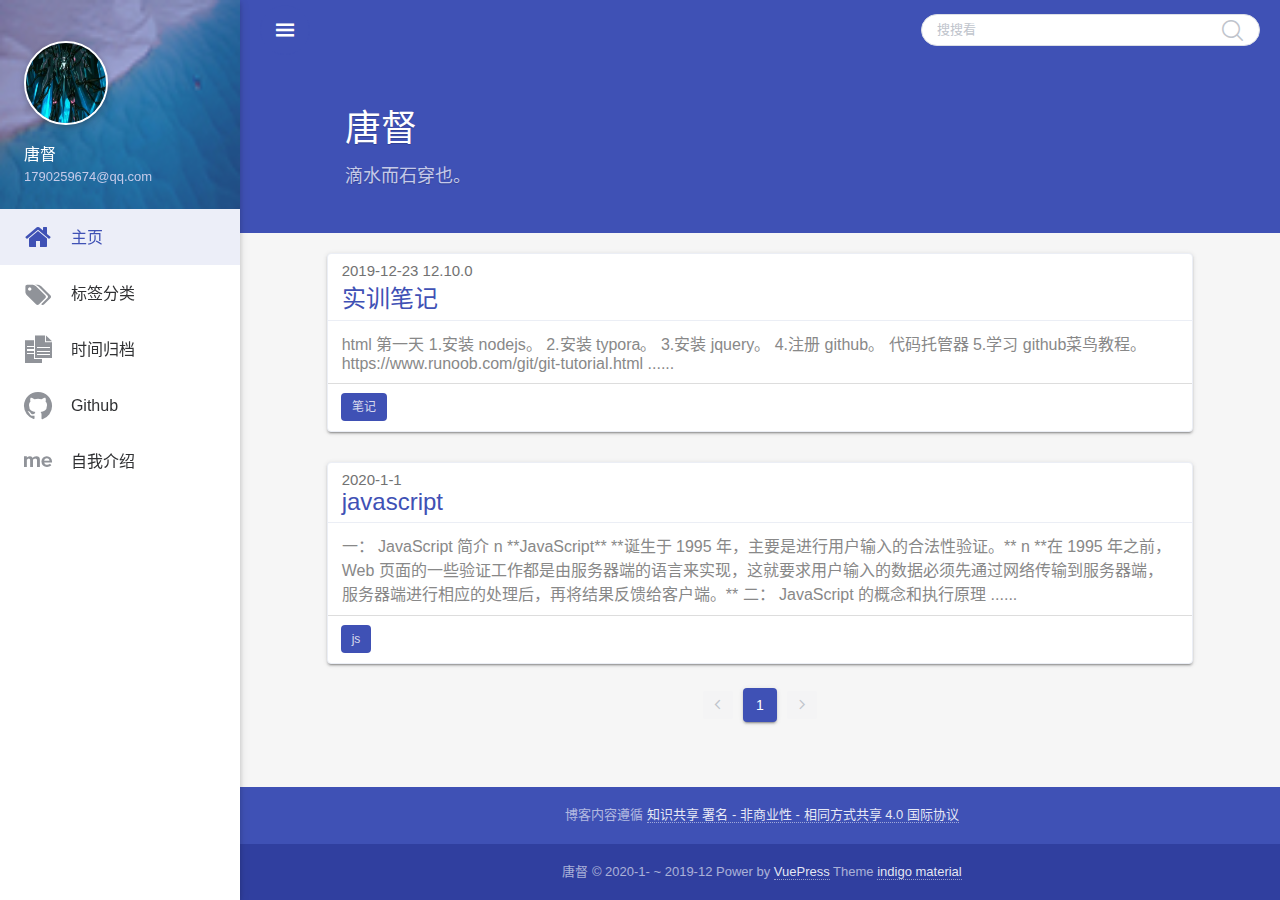
<file: index.html>
<!DOCTYPE html>
<html lang="zh-CN">
  <head>
    <meta charset="utf-8" />
    <meta
      name="viewport"
      content="width=device-width, initial-scale=1, maximum-scale=1, user-scalable=no, minimal-ui"
    />
    <title>唐督</title>
    <meta name="description" content="滴水而石穿也" />
    <meta property="og:type" content="website" />
    <meta property="og:title" content="唐督" />
    <meta property="og:site_name" content="唐督" />
    <meta property="og:locale" content="zh-CN" />
    <meta name="twitter:card" content="summary" />
    <meta name="twitter:title" content="唐督" />
    <link rel="shortcut icon" href="/favicon.ico">
    
    <link rel="preload" href="/assets/css/0.styles.3b3808cb.css" as="style"><link rel="preload" href="/assets/js/app.f6b88a75.js" as="script"><link rel="preload" href="/assets/js/1.111e2ba7.js" as="script"><link rel="preload" href="/assets/js/14.e748aa50.js" as="script"><link rel="preload" href="/assets/js/5.7e4a79aa.js" as="script"><link rel="preload" href="/assets/js/7.fe67dcb5.js" as="script"><link rel="preload" href="/assets/js/9.c16d6f98.js" as="script"><link rel="preload" href="/assets/js/12.e8232952.js" as="script"><link rel="preload" href="/assets/js/13.ca33ae28.js" as="script"><link rel="preload" href="/assets/js/15.0b215a61.js" as="script"><link rel="prefetch" href="/assets/js/10.82ed8db1.js"><link rel="prefetch" href="/assets/js/11.a4980749.js"><link rel="prefetch" href="/assets/js/16.7a9277a4.js"><link rel="prefetch" href="/assets/js/17.8571aae5.js"><link rel="prefetch" href="/assets/js/18.af203059.js"><link rel="prefetch" href="/assets/js/19.b3f2a223.js"><link rel="prefetch" href="/assets/js/20.bda9575a.js"><link rel="prefetch" href="/assets/js/21.f63b6141.js"><link rel="prefetch" href="/assets/js/22.17389682.js"><link rel="prefetch" href="/assets/js/23.228a8ec9.js"><link rel="prefetch" href="/assets/js/4.61eb1fcd.js"><link rel="prefetch" href="/assets/js/6.98db2d88.js"><link rel="prefetch" href="/assets/js/8.bf1957a8.js"><link rel="prefetch" href="/assets/js/search.d3a6140c.js">
    <link rel="stylesheet" href="/assets/css/0.styles.3b3808cb.css">
  </head>
  <body>
    <div id="loader-wrapper" style="display: none;opacity:0">
      <div id="loader"></div>
      <div class="loader-section section-left"></div>
      <div class="loader-section section-right"></div>
    </div>
    <div id="app" data-server-rendered="true"><div style="height:100%;" data-v-60762676><section class="el-container main-container" data-v-60762676><aside class="el-aside menu" style="width:auto;" data-v-09011f04 data-v-60762676><ul role="menubar" class="menu-wrap el-menu" style="background-color:;" data-v-09011f04><li data-v-09011f04><div class="brand-wrap" style="background-image:url(/brand.jpg);" data-v-09011f04><div class="brand" data-v-09011f04><a href="/" class="avatar waves-effect waves-circle waves-light router-link-exact-active router-link-active" data-v-09011f04><img src="/timg.jpg" data-v-09011f04></a> <hgroup class="introduce" data-v-09011f04><div class="nickname" data-v-09011f04>唐督</div> <a title="1790259674@qq.com" class="mail" data-v-09011f04>1790259674@qq.com</a></hgroup></div></div></li> <li role="menuitem" tabindex="-1" class="el-menu-item is-active" style="padding-left:20px;color:#3f51b5;background-color:;" data-v-09011f04><i class="iconfont icon-home" data-v-09011f04></i> <span class="item-title" data-v-09011f04>主页</span></li> <li role="menuitem" tabindex="-1" class="el-menu-item" style="padding-left:20px;color:;background-color:;" data-v-09011f04><i class="iconfont icon-biaoqian" data-v-09011f04></i> <span class="item-title" data-v-09011f04>标签分类</span></li> <li role="menuitem" tabindex="-1" class="el-menu-item" style="padding-left:20px;color:;background-color:;" data-v-09011f04><i class="iconfont icon-wenzhang" data-v-09011f04></i> <span class="item-title" data-v-09011f04>时间归档</span></li> <li role="menuitem" tabindex="-1" class="el-menu-item" style="padding-left:20px;color:;background-color:;" data-v-09011f04><i class="iconfont icon-github" data-v-09011f04></i> <span class="item-title" data-v-09011f04>Github</span></li> <li role="menuitem" tabindex="-1" class="el-menu-item" style="padding-left:20px;color:;background-color:;" data-v-09011f04><i class="iconfont icon-aboutme" data-v-09011f04></i> <span class="item-title" data-v-09011f04>自我介绍</span></li></ul></aside> <section class="el-container container-warp" data-v-60762676><header id="topHeader" class="el-header top-header" style="height:60px;padding-left:260px;" data-v-7429231c data-v-60762676><div class="header-warp el-row is-align-middle el-row--flex" data-v-7429231c><div class="el-col el-col-12 el-col-xs-7" data-v-7429231c><div class="el-row is-align-middle el-row--flex" data-v-7429231c><div class="el-col el-col-2" data-v-7429231c><button type="button" class="el-button el-button--primary is-circle" data-v-7429231c><!----><!----><span><i class="iconfont icon-caidan" data-v-7429231c></i></span></button></div></div></div> <div class="el-col el-col-20 el-col-xs-24" data-v-7429231c><div class="grid-content bg-purple-light" data-v-7429231c><div class="el-row is-justify-end is-align-middle el-row--flex" data-v-7429231c><div class="el-col el-col-13 el-col-xs-24 el-col-sm-21 el-col-md-17 el-col-lg-13" data-v-7429231c><div aria-haspopup="listbox" role="combobox" aria-owns="el-autocomplete-173" class="el-autocomplete search-input" data-v-7429231c><div class="el-input el-input--small el-input--suffix"><!----><input type="text" autocomplete="off" valueKey="value" popperClass="search-popper" placeholder="搜搜看" fetchSuggestions="function () { [native code] }" debounce="300" placement="bottom-start" popperAppendToBody="true" value="" class="el-input__inner"><!----><span class="el-input__suffix"><span class="el-input__suffix-inner"><i class="el-input__icon el-icon-search search-ico" data-v-7429231c></i><!----></span><!----></span><!----></div><div role="region" class="el-autocomplete-suggestion el-popper search-popper" style="width:;display:none;"><div class="el-scrollbar"><div class="el-autocomplete-suggestion__wrap el-scrollbar__wrap el-scrollbar__wrap--hidden-default"><ul class="el-scrollbar__view el-autocomplete-suggestion__list"></ul></div><div class="el-scrollbar__bar is-horizontal"><div class="el-scrollbar__thumb" style="width:0;transform:translateX(0%);ms-transform:translateX(0%);webkit-transform:translateX(0%);"></div></div><div class="el-scrollbar__bar is-vertical"><div class="el-scrollbar__thumb" style="height:0;transform:translateY(0%);ms-transform:translateY(0%);webkit-transform:translateY(0%);"></div></div></div></div></div></div></div></div></div></div></header> <main class="el-main my-main" style="margin-left:240px;" data-v-4fec0d22 data-v-60762676><div class="content-header index-header" data-v-0d2aefce data-v-4fec0d22><div class="container fade-scale in" data-v-0d2aefce><h1 id="conentHeader" class="title" data-v-0d2aefce>唐督</h1> <h5 class="subtitle" data-v-0d2aefce>滴水而石穿也。</h5></div></div> <div class="marginTop" data-v-6dde567c data-v-4fec0d22><div class="el-row is-justify-center is-align-middle el-row--flex" data-v-6dde567c><div class="post-card el-col el-col-20 el-col-xs-23 el-col-sm-23 el-col-md-23 el-col-lg-20" data-v-6dde567c><div class="el-card box-card is-always-shadow" data-v-6dde567c><div class="el-card__header"><div data-v-6dde567c><p class="post-title-time" data-v-6dde567c>2019-12-23 12.10.0</p> <a href="/posts/%E5%AE%9E%E8%AE%AD.html" class="post-title-link" data-v-6dde567c>实训笔记</a></div></div><div class="el-card__body"> <div data-v-6dde567c><div data-v-6dde567c><div class="post-excerpt" data-v-6dde567c>  html     第一天         1.安装 nodejs。     2.安装 typora。     3.安装 jquery。     4.注册 github。    代码托管器     5.学习 github菜鸟教程。    https://www.runoob.com/git/git-tutorial.html     ......</div></div> <div class="post-footer" data-v-6dde567c><span class="el-tag el-tag--medium is-hit" data-v-6dde567c>笔记</span></div></div></div></div></div></div><div class="el-row is-justify-center is-align-middle el-row--flex" data-v-6dde567c><div class="post-card el-col el-col-20 el-col-xs-23 el-col-sm-23 el-col-md-23 el-col-lg-20" data-v-6dde567c><div class="el-card box-card is-always-shadow" data-v-6dde567c><div class="el-card__header"><div data-v-6dde567c><p class="post-title-time" data-v-6dde567c>2020-1-1</p> <a href="/posts/js.html" class="post-title-link" data-v-6dde567c>javascript</a></div></div><div class="el-card__body"> <div data-v-6dde567c><div data-v-6dde567c><div class="post-excerpt" data-v-6dde567c>  一： JavaScript 简介    n   **JavaScript** **诞生于 1995 年，主要是进行用户输入的合法性验证。**    n **在 1995 年之前，Web 页面的一些验证工作都是由服务器端的语言来实现，这就要求用户输入的数据必须先通过网络传输到服务器端，服务器端进行相应的处理后，再将结果反馈给客户端。**     二： JavaScript 的概念和执行原理 ......</div></div> <div class="post-footer" data-v-6dde567c><span class="el-tag el-tag--medium is-hit" data-v-6dde567c>js</span></div></div></div></div></div></div> <div class="pagination-wrap el-row is-justify-center is-align-middle el-row--flex" data-v-6dde567c><div class="el-col el-col-16 el-col-xs-24 el-col-sm-20 el-col-md-18 el-col-lg-16" data-v-6dde567c><div class="pagination el-pagination is-background" data-v-6dde567c><button type="button" disabled="disabled" class="btn-prev"><i class="el-icon el-icon-arrow-left"></i></button><ul class="el-pager"><li class="number active">1</li><!----><!----><!----></ul><button type="button" disabled="disabled" class="btn-next"><i class="el-icon el-icon-arrow-right"></i></button></div></div></div></div></main></section> <button type="button" class="el-button gotop-btn el-button--primary is-circle" data-v-0ca947a2 data-v-60762676><!----><!----><span><i class="el-icon-arrow-up" data-v-0ca947a2></i></span></button></section> <footer class="el-footer container-footer" style="height:60px;" data-v-d5fdfe92 data-v-60762676><div class="footer-warp el-row is-justify-center is-align-center el-row--flex footerMargin" data-v-d5fdfe92><div class="footer-top el-col el-col-24" data-v-d5fdfe92><p class="ellipsis" data-v-d5fdfe92><span data-v-d5fdfe92>
          博客内容遵循
          <a rel="license" href="https://creativecommons.org/licenses/by-nc-sa/4.0/deed.zh" data-v-d5fdfe92>知识共享 署名 - 非商业性 - 相同方式共享 4.0 国际协议</a></span></p></div> <div class="footer-bottom el-col el-col-24" data-v-d5fdfe92><p class="ellipsis" data-v-d5fdfe92><span data-v-d5fdfe92><span data-v-d5fdfe92>
            唐督 © 2020-1- ~ 2019-12
          </span></span> <span data-v-d5fdfe92>
          Power by
          <a href="https://vuepress.vuejs.org/zh/" target="_blank" data-v-d5fdfe92>VuePress</a> Theme
          <a href="https://github.com/zhhlwd/vuepress-theme-indigo-material" target="_blank" data-v-d5fdfe92>indigo material</a></span></p></div></div></footer> <div class="overlay" data-v-60762676></div></div><div class="global-ui"></div></div>
    <script src="/assets/js/app.f6b88a75.js" defer></script><script src="/assets/js/1.111e2ba7.js" defer></script><script src="/assets/js/14.e748aa50.js" defer></script><script src="/assets/js/5.7e4a79aa.js" defer></script><script src="/assets/js/7.fe67dcb5.js" defer></script><script src="/assets/js/9.c16d6f98.js" defer></script><script src="/assets/js/12.e8232952.js" defer></script><script src="/assets/js/13.ca33ae28.js" defer></script><script src="/assets/js/15.0b215a61.js" defer></script>
  </body>
</html>
</file>
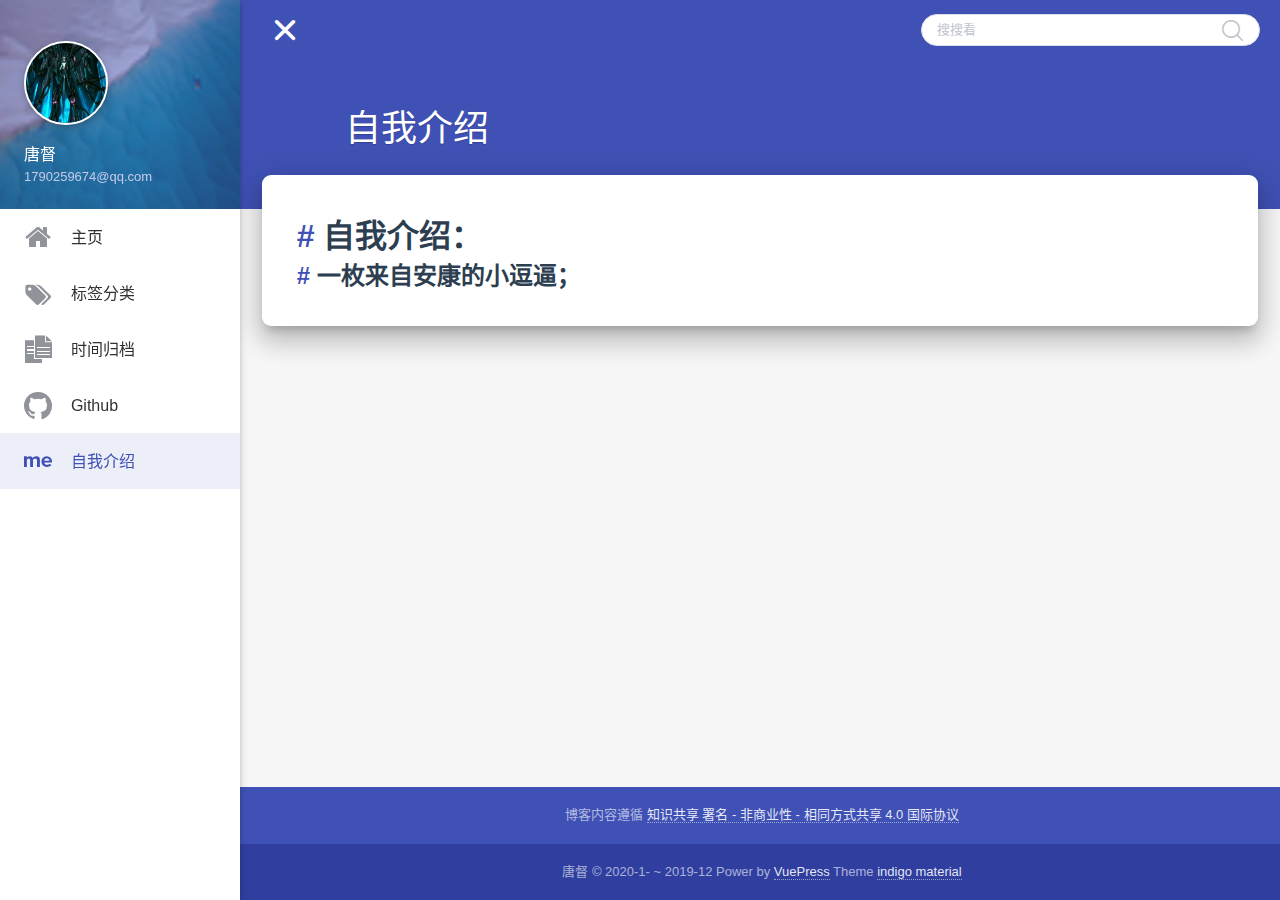
<file: about/index.html>
<!DOCTYPE html>
<html lang="zh-CN">
  <head>
    <meta charset="utf-8" />
    <meta
      name="viewport"
      content="width=device-width, initial-scale=1, maximum-scale=1, user-scalable=no, minimal-ui"
    />
    <title>自我介绍： | 唐督</title>
    <meta name="description" content="滴水而石穿也" />
    <meta property="og:type" content="website" />
    <meta property="og:title" content="自我介绍： | 唐督" />
    <meta property="og:site_name" content="自我介绍： | 唐督" />
    <meta property="og:locale" content="zh-CN" />
    <meta name="twitter:card" content="summary" />
    <meta name="twitter:title" content="自我介绍： | 唐督" />
    <link rel="shortcut icon" href="/favicon.ico">
    
    <link rel="preload" href="/assets/css/0.styles.3b3808cb.css" as="style"><link rel="preload" href="/assets/js/app.f6b88a75.js" as="script"><link rel="preload" href="/assets/js/1.111e2ba7.js" as="script"><link rel="preload" href="/assets/js/14.e748aa50.js" as="script"><link rel="preload" href="/assets/js/5.7e4a79aa.js" as="script"><link rel="preload" href="/assets/js/7.fe67dcb5.js" as="script"><link rel="preload" href="/assets/js/9.c16d6f98.js" as="script"><link rel="preload" href="/assets/js/10.82ed8db1.js" as="script"><link rel="preload" href="/assets/js/17.8571aae5.js" as="script"><link rel="preload" href="/assets/js/13.ca33ae28.js" as="script"><link rel="preload" href="/assets/js/15.0b215a61.js" as="script"><link rel="prefetch" href="/assets/js/11.a4980749.js"><link rel="prefetch" href="/assets/js/12.e8232952.js"><link rel="prefetch" href="/assets/js/16.7a9277a4.js"><link rel="prefetch" href="/assets/js/18.af203059.js"><link rel="prefetch" href="/assets/js/19.b3f2a223.js"><link rel="prefetch" href="/assets/js/20.bda9575a.js"><link rel="prefetch" href="/assets/js/21.f63b6141.js"><link rel="prefetch" href="/assets/js/22.17389682.js"><link rel="prefetch" href="/assets/js/23.228a8ec9.js"><link rel="prefetch" href="/assets/js/4.61eb1fcd.js"><link rel="prefetch" href="/assets/js/6.98db2d88.js"><link rel="prefetch" href="/assets/js/8.bf1957a8.js"><link rel="prefetch" href="/assets/js/search.d3a6140c.js">
    <link rel="stylesheet" href="/assets/css/0.styles.3b3808cb.css">
  </head>
  <body>
    <div id="loader-wrapper" style="display: none;opacity:0">
      <div id="loader"></div>
      <div class="loader-section section-left"></div>
      <div class="loader-section section-right"></div>
    </div>
    <div id="app" data-server-rendered="true"><div style="height:100%;" data-v-60762676><section class="el-container main-container" data-v-60762676><aside class="el-aside menu" style="width:auto;" data-v-09011f04 data-v-60762676><ul role="menubar" class="menu-wrap el-menu" style="background-color:;" data-v-09011f04><li data-v-09011f04><div class="brand-wrap" style="background-image:url(/brand.jpg);" data-v-09011f04><div class="brand" data-v-09011f04><a href="/" class="avatar waves-effect waves-circle waves-light router-link-active" data-v-09011f04><img src="/timg.jpg" data-v-09011f04></a> <hgroup class="introduce" data-v-09011f04><div class="nickname" data-v-09011f04>唐督</div> <a title="1790259674@qq.com" class="mail" data-v-09011f04>1790259674@qq.com</a></hgroup></div></div></li> <li role="menuitem" tabindex="-1" class="el-menu-item" style="padding-left:20px;color:;background-color:;" data-v-09011f04><i class="iconfont icon-home" data-v-09011f04></i> <span class="item-title" data-v-09011f04>主页</span></li> <li role="menuitem" tabindex="-1" class="el-menu-item" style="padding-left:20px;color:;background-color:;" data-v-09011f04><i class="iconfont icon-biaoqian" data-v-09011f04></i> <span class="item-title" data-v-09011f04>标签分类</span></li> <li role="menuitem" tabindex="-1" class="el-menu-item" style="padding-left:20px;color:;background-color:;" data-v-09011f04><i class="iconfont icon-wenzhang" data-v-09011f04></i> <span class="item-title" data-v-09011f04>时间归档</span></li> <li role="menuitem" tabindex="-1" class="el-menu-item" style="padding-left:20px;color:;background-color:;" data-v-09011f04><i class="iconfont icon-github" data-v-09011f04></i> <span class="item-title" data-v-09011f04>Github</span></li> <li role="menuitem" tabindex="-1" class="el-menu-item is-active" style="padding-left:20px;color:#3f51b5;background-color:;" data-v-09011f04><i class="iconfont icon-aboutme" data-v-09011f04></i> <span class="item-title" data-v-09011f04>自我介绍</span></li></ul></aside> <section class="el-container container-warp" data-v-60762676><header id="topHeader" class="el-header top-header" style="height:60px;padding-left:260px;" data-v-7429231c data-v-60762676><div class="header-warp el-row is-align-middle el-row--flex" data-v-7429231c><div class="el-col el-col-12 el-col-xs-7" data-v-7429231c><div class="el-row is-align-middle el-row--flex" data-v-7429231c><div class="el-col el-col-2" data-v-7429231c><button type="button" class="el-button el-button--primary is-circle" data-v-7429231c><!----><!----><span><i class="iconfont icon-caidan" data-v-7429231c></i></span></button></div></div></div> <div class="el-col el-col-20 el-col-xs-24" data-v-7429231c><div class="grid-content bg-purple-light" data-v-7429231c><div class="el-row is-justify-end is-align-middle el-row--flex" data-v-7429231c><div class="el-col el-col-13 el-col-xs-24 el-col-sm-21 el-col-md-17 el-col-lg-13" data-v-7429231c><div aria-haspopup="listbox" role="combobox" aria-owns="el-autocomplete-7977" class="el-autocomplete search-input" data-v-7429231c><div class="el-input el-input--small el-input--suffix"><!----><input type="text" autocomplete="off" valueKey="value" popperClass="search-popper" placeholder="搜搜看" fetchSuggestions="function () { [native code] }" debounce="300" placement="bottom-start" popperAppendToBody="true" value="" class="el-input__inner"><!----><span class="el-input__suffix"><span class="el-input__suffix-inner"><i class="el-input__icon el-icon-search search-ico" data-v-7429231c></i><!----></span><!----></span><!----></div><div role="region" class="el-autocomplete-suggestion el-popper search-popper" style="width:;display:none;"><div class="el-scrollbar"><div class="el-autocomplete-suggestion__wrap el-scrollbar__wrap el-scrollbar__wrap--hidden-default"><ul class="el-scrollbar__view el-autocomplete-suggestion__list"></ul></div><div class="el-scrollbar__bar is-horizontal"><div class="el-scrollbar__thumb" style="width:0;transform:translateX(0%);ms-transform:translateX(0%);webkit-transform:translateX(0%);"></div></div><div class="el-scrollbar__bar is-vertical"><div class="el-scrollbar__thumb" style="height:0;transform:translateY(0%);ms-transform:translateY(0%);webkit-transform:translateY(0%);"></div></div></div></div></div></div></div></div></div></div></header> <main class="el-main my-main" style="margin-left:240px;" data-v-4fec0d22 data-v-60762676><div class="content-header index-header" data-v-0d2aefce data-v-4fec0d22><div class="container fade-scale in" data-v-0d2aefce><h1 id="conentHeader" class="title" data-v-0d2aefce>自我介绍</h1> <h5 class="subtitle" data-v-0d2aefce></h5></div></div> <div class="post-content el-row is-justify-center el-row--flex" data-v-7188680e data-v-4fec0d22><div id="post-card" class="post-card el-col el-col-24 el-col-xs-24 el-col-sm-23 el-col-md-23 el-col-lg-23" data-v-7188680e><div class="content__default" data-v-7188680e><h1 id="自我介绍："><a href="#自我介绍：" class="header-anchor">#</a> 自我介绍：</h1> <h2 id="一枚来自安康的小逗逼；"><a href="#一枚来自安康的小逗逼；" class="header-anchor">#</a> 一枚来自安康的小逗逼；</h2></div> <span id="footerPost" data-v-7188680e></span></div></div></main></section> <button type="button" class="el-button gotop-btn el-button--primary is-circle" data-v-0ca947a2 data-v-60762676><!----><!----><span><i class="el-icon-arrow-up" data-v-0ca947a2></i></span></button></section> <footer class="el-footer container-footer" style="height:60px;" data-v-d5fdfe92 data-v-60762676><div class="footer-warp el-row is-justify-center is-align-center el-row--flex footerMargin" data-v-d5fdfe92><div class="footer-top el-col el-col-24" data-v-d5fdfe92><p class="ellipsis" data-v-d5fdfe92><span data-v-d5fdfe92>
          博客内容遵循
          <a rel="license" href="https://creativecommons.org/licenses/by-nc-sa/4.0/deed.zh" data-v-d5fdfe92>知识共享 署名 - 非商业性 - 相同方式共享 4.0 国际协议</a></span></p></div> <div class="footer-bottom el-col el-col-24" data-v-d5fdfe92><p class="ellipsis" data-v-d5fdfe92><span data-v-d5fdfe92><span data-v-d5fdfe92>
            唐督 © 2020-1- ~ 2019-12
          </span></span> <span data-v-d5fdfe92>
          Power by
          <a href="https://vuepress.vuejs.org/zh/" target="_blank" data-v-d5fdfe92>VuePress</a> Theme
          <a href="https://github.com/zhhlwd/vuepress-theme-indigo-material" target="_blank" data-v-d5fdfe92>indigo material</a></span></p></div></div></footer> <div class="overlay" data-v-60762676></div></div><div class="global-ui"></div></div>
    <script src="/assets/js/app.f6b88a75.js" defer></script><script src="/assets/js/1.111e2ba7.js" defer></script><script src="/assets/js/14.e748aa50.js" defer></script><script src="/assets/js/5.7e4a79aa.js" defer></script><script src="/assets/js/7.fe67dcb5.js" defer></script><script src="/assets/js/9.c16d6f98.js" defer></script><script src="/assets/js/10.82ed8db1.js" defer></script><script src="/assets/js/17.8571aae5.js" defer></script><script src="/assets/js/13.ca33ae28.js" defer></script><script src="/assets/js/15.0b215a61.js" defer></script>
  </body>
</html>
</file>
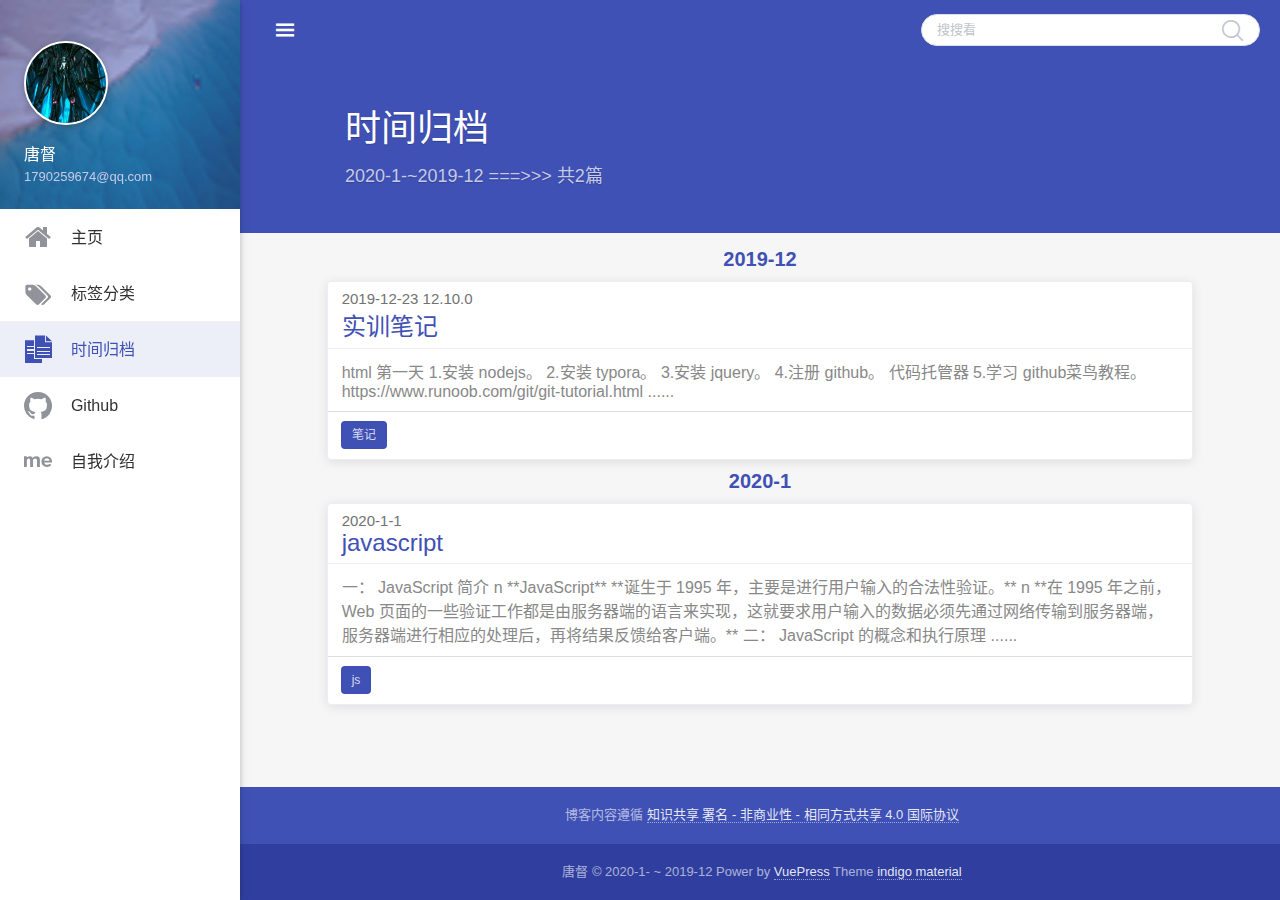
<file: all/index.html>
<!DOCTYPE html>
<html lang="zh-CN">
  <head>
    <meta charset="utf-8" />
    <meta
      name="viewport"
      content="width=device-width, initial-scale=1, maximum-scale=1, user-scalable=no, minimal-ui"
    />
    <title>唐督</title>
    <meta name="description" content="滴水而石穿也" />
    <meta property="og:type" content="website" />
    <meta property="og:title" content="唐督" />
    <meta property="og:site_name" content="唐督" />
    <meta property="og:locale" content="zh-CN" />
    <meta name="twitter:card" content="summary" />
    <meta name="twitter:title" content="唐督" />
    <link rel="shortcut icon" href="/favicon.ico">
    
    <link rel="preload" href="/assets/css/0.styles.3b3808cb.css" as="style"><link rel="preload" href="/assets/js/app.f6b88a75.js" as="script"><link rel="preload" href="/assets/js/1.111e2ba7.js" as="script"><link rel="preload" href="/assets/js/14.e748aa50.js" as="script"><link rel="preload" href="/assets/js/5.7e4a79aa.js" as="script"><link rel="preload" href="/assets/js/7.fe67dcb5.js" as="script"><link rel="preload" href="/assets/js/9.c16d6f98.js" as="script"><link rel="preload" href="/assets/js/11.a4980749.js" as="script"><link rel="preload" href="/assets/js/13.ca33ae28.js" as="script"><link rel="preload" href="/assets/js/15.0b215a61.js" as="script"><link rel="prefetch" href="/assets/js/10.82ed8db1.js"><link rel="prefetch" href="/assets/js/12.e8232952.js"><link rel="prefetch" href="/assets/js/16.7a9277a4.js"><link rel="prefetch" href="/assets/js/17.8571aae5.js"><link rel="prefetch" href="/assets/js/18.af203059.js"><link rel="prefetch" href="/assets/js/19.b3f2a223.js"><link rel="prefetch" href="/assets/js/20.bda9575a.js"><link rel="prefetch" href="/assets/js/21.f63b6141.js"><link rel="prefetch" href="/assets/js/22.17389682.js"><link rel="prefetch" href="/assets/js/23.228a8ec9.js"><link rel="prefetch" href="/assets/js/4.61eb1fcd.js"><link rel="prefetch" href="/assets/js/6.98db2d88.js"><link rel="prefetch" href="/assets/js/8.bf1957a8.js"><link rel="prefetch" href="/assets/js/search.d3a6140c.js">
    <link rel="stylesheet" href="/assets/css/0.styles.3b3808cb.css">
  </head>
  <body>
    <div id="loader-wrapper" style="display: none;opacity:0">
      <div id="loader"></div>
      <div class="loader-section section-left"></div>
      <div class="loader-section section-right"></div>
    </div>
    <div id="app" data-server-rendered="true"><div style="height:100%;" data-v-60762676><section class="el-container main-container" data-v-60762676><aside class="el-aside menu" style="width:auto;" data-v-09011f04 data-v-60762676><ul role="menubar" class="menu-wrap el-menu" style="background-color:;" data-v-09011f04><li data-v-09011f04><div class="brand-wrap" style="background-image:url(/brand.jpg);" data-v-09011f04><div class="brand" data-v-09011f04><a href="/" class="avatar waves-effect waves-circle waves-light router-link-active" data-v-09011f04><img src="/timg.jpg" data-v-09011f04></a> <hgroup class="introduce" data-v-09011f04><div class="nickname" data-v-09011f04>唐督</div> <a title="1790259674@qq.com" class="mail" data-v-09011f04>1790259674@qq.com</a></hgroup></div></div></li> <li role="menuitem" tabindex="-1" class="el-menu-item" style="padding-left:20px;color:;background-color:;" data-v-09011f04><i class="iconfont icon-home" data-v-09011f04></i> <span class="item-title" data-v-09011f04>主页</span></li> <li role="menuitem" tabindex="-1" class="el-menu-item" style="padding-left:20px;color:;background-color:;" data-v-09011f04><i class="iconfont icon-biaoqian" data-v-09011f04></i> <span class="item-title" data-v-09011f04>标签分类</span></li> <li role="menuitem" tabindex="-1" class="el-menu-item is-active" style="padding-left:20px;color:#3f51b5;background-color:;" data-v-09011f04><i class="iconfont icon-wenzhang" data-v-09011f04></i> <span class="item-title" data-v-09011f04>时间归档</span></li> <li role="menuitem" tabindex="-1" class="el-menu-item" style="padding-left:20px;color:;background-color:;" data-v-09011f04><i class="iconfont icon-github" data-v-09011f04></i> <span class="item-title" data-v-09011f04>Github</span></li> <li role="menuitem" tabindex="-1" class="el-menu-item" style="padding-left:20px;color:;background-color:;" data-v-09011f04><i class="iconfont icon-aboutme" data-v-09011f04></i> <span class="item-title" data-v-09011f04>自我介绍</span></li></ul></aside> <section class="el-container container-warp" data-v-60762676><header id="topHeader" class="el-header top-header" style="height:60px;padding-left:260px;" data-v-7429231c data-v-60762676><div class="header-warp el-row is-align-middle el-row--flex" data-v-7429231c><div class="el-col el-col-12 el-col-xs-7" data-v-7429231c><div class="el-row is-align-middle el-row--flex" data-v-7429231c><div class="el-col el-col-2" data-v-7429231c><button type="button" class="el-button el-button--primary is-circle" data-v-7429231c><!----><!----><span><i class="iconfont icon-caidan" data-v-7429231c></i></span></button></div></div></div> <div class="el-col el-col-20 el-col-xs-24" data-v-7429231c><div class="grid-content bg-purple-light" data-v-7429231c><div class="el-row is-justify-end is-align-middle el-row--flex" data-v-7429231c><div class="el-col el-col-13 el-col-xs-24 el-col-sm-21 el-col-md-17 el-col-lg-13" data-v-7429231c><div aria-haspopup="listbox" role="combobox" aria-owns="el-autocomplete-901" class="el-autocomplete search-input" data-v-7429231c><div class="el-input el-input--small el-input--suffix"><!----><input type="text" autocomplete="off" valueKey="value" popperClass="search-popper" placeholder="搜搜看" fetchSuggestions="function () { [native code] }" debounce="300" placement="bottom-start" popperAppendToBody="true" value="" class="el-input__inner"><!----><span class="el-input__suffix"><span class="el-input__suffix-inner"><i class="el-input__icon el-icon-search search-ico" data-v-7429231c></i><!----></span><!----></span><!----></div><div role="region" class="el-autocomplete-suggestion el-popper search-popper" style="width:;display:none;"><div class="el-scrollbar"><div class="el-autocomplete-suggestion__wrap el-scrollbar__wrap el-scrollbar__wrap--hidden-default"><ul class="el-scrollbar__view el-autocomplete-suggestion__list"></ul></div><div class="el-scrollbar__bar is-horizontal"><div class="el-scrollbar__thumb" style="width:0;transform:translateX(0%);ms-transform:translateX(0%);webkit-transform:translateX(0%);"></div></div><div class="el-scrollbar__bar is-vertical"><div class="el-scrollbar__thumb" style="height:0;transform:translateY(0%);ms-transform:translateY(0%);webkit-transform:translateY(0%);"></div></div></div></div></div></div></div></div></div></div></header> <main class="el-main my-main" style="margin-left:240px;" data-v-4fec0d22 data-v-60762676><div class="content-header index-header" data-v-0d2aefce data-v-4fec0d22><div class="container fade-scale in" data-v-0d2aefce><h1 id="conentHeader" class="title" data-v-0d2aefce>时间归档</h1> <h5 class="subtitle" data-v-0d2aefce></h5></div></div> <div class="all-warp" data-v-42dacdfd data-v-4fec0d22><div data-v-42dacdfd><h3 data-v-42dacdfd>2019-12</h3> <div class="post-warp el-row is-justify-center is-align-middle el-row--flex" data-v-42dacdfd><!----><div class="post post-card el-col el-col-20 el-col-xs-23 el-col-sm-23 el-col-md-23 el-col-lg-20" data-v-42dacdfd><div class="el-card box-card is-always-shadow" data-v-42dacdfd><div class="el-card__header"><div data-v-42dacdfd><p class="post-title-time" data-v-42dacdfd>2019-12-23 12.10.0</p> <a href="/posts/%E5%AE%9E%E8%AE%AD.html" class="post-title-link" data-v-42dacdfd>实训笔记</a></div></div><div class="el-card__body"> <div data-v-42dacdfd><div data-v-42dacdfd><div class="post-excerpt" data-v-42dacdfd>  html     第一天         1.安装 nodejs。     2.安装 typora。     3.安装 jquery。     4.注册 github。    代码托管器     5.学习 github菜鸟教程。    https://www.runoob.com/git/git-tutorial.html     ......</div></div> <div class="post-footer" data-v-42dacdfd><span class="el-tag el-tag--medium is-hit" data-v-42dacdfd>笔记</span></div></div></div></div></div></div></div><div data-v-42dacdfd><h3 data-v-42dacdfd>2020-1</h3> <div class="post-warp el-row is-justify-center is-align-middle el-row--flex" data-v-42dacdfd><!----><div class="post post-card el-col el-col-20 el-col-xs-23 el-col-sm-23 el-col-md-23 el-col-lg-20" data-v-42dacdfd><div class="el-card box-card is-always-shadow" data-v-42dacdfd><div class="el-card__header"><div data-v-42dacdfd><p class="post-title-time" data-v-42dacdfd>2020-1-1</p> <a href="/posts/js.html" class="post-title-link" data-v-42dacdfd>javascript</a></div></div><div class="el-card__body"> <div data-v-42dacdfd><div data-v-42dacdfd><div class="post-excerpt" data-v-42dacdfd>  一： JavaScript 简介    n   **JavaScript** **诞生于 1995 年，主要是进行用户输入的合法性验证。**    n **在 1995 年之前，Web 页面的一些验证工作都是由服务器端的语言来实现，这就要求用户输入的数据必须先通过网络传输到服务器端，服务器端进行相应的处理后，再将结果反馈给客户端。**     二： JavaScript 的概念和执行原理 ......</div></div> <div class="post-footer" data-v-42dacdfd><span class="el-tag el-tag--medium is-hit" data-v-42dacdfd>js</span></div></div></div></div></div></div></div></div></main></section> <button type="button" class="el-button gotop-btn el-button--primary is-circle" data-v-0ca947a2 data-v-60762676><!----><!----><span><i class="el-icon-arrow-up" data-v-0ca947a2></i></span></button></section> <footer class="el-footer container-footer" style="height:60px;" data-v-d5fdfe92 data-v-60762676><div class="footer-warp el-row is-justify-center is-align-center el-row--flex footerMargin" data-v-d5fdfe92><div class="footer-top el-col el-col-24" data-v-d5fdfe92><p class="ellipsis" data-v-d5fdfe92><span data-v-d5fdfe92>
          博客内容遵循
          <a rel="license" href="https://creativecommons.org/licenses/by-nc-sa/4.0/deed.zh" data-v-d5fdfe92>知识共享 署名 - 非商业性 - 相同方式共享 4.0 国际协议</a></span></p></div> <div class="footer-bottom el-col el-col-24" data-v-d5fdfe92><p class="ellipsis" data-v-d5fdfe92><span data-v-d5fdfe92><span data-v-d5fdfe92>
            唐督 © 2020-1- ~ 2019-12
          </span></span> <span data-v-d5fdfe92>
          Power by
          <a href="https://vuepress.vuejs.org/zh/" target="_blank" data-v-d5fdfe92>VuePress</a> Theme
          <a href="https://github.com/zhhlwd/vuepress-theme-indigo-material" target="_blank" data-v-d5fdfe92>indigo material</a></span></p></div></div></footer> <div class="overlay" data-v-60762676></div></div><div class="global-ui"></div></div>
    <script src="/assets/js/app.f6b88a75.js" defer></script><script src="/assets/js/1.111e2ba7.js" defer></script><script src="/assets/js/14.e748aa50.js" defer></script><script src="/assets/js/5.7e4a79aa.js" defer></script><script src="/assets/js/7.fe67dcb5.js" defer></script><script src="/assets/js/9.c16d6f98.js" defer></script><script src="/assets/js/11.a4980749.js" defer></script><script src="/assets/js/13.ca33ae28.js" defer></script><script src="/assets/js/15.0b215a61.js" defer></script>
  </body>
</html>
</file>
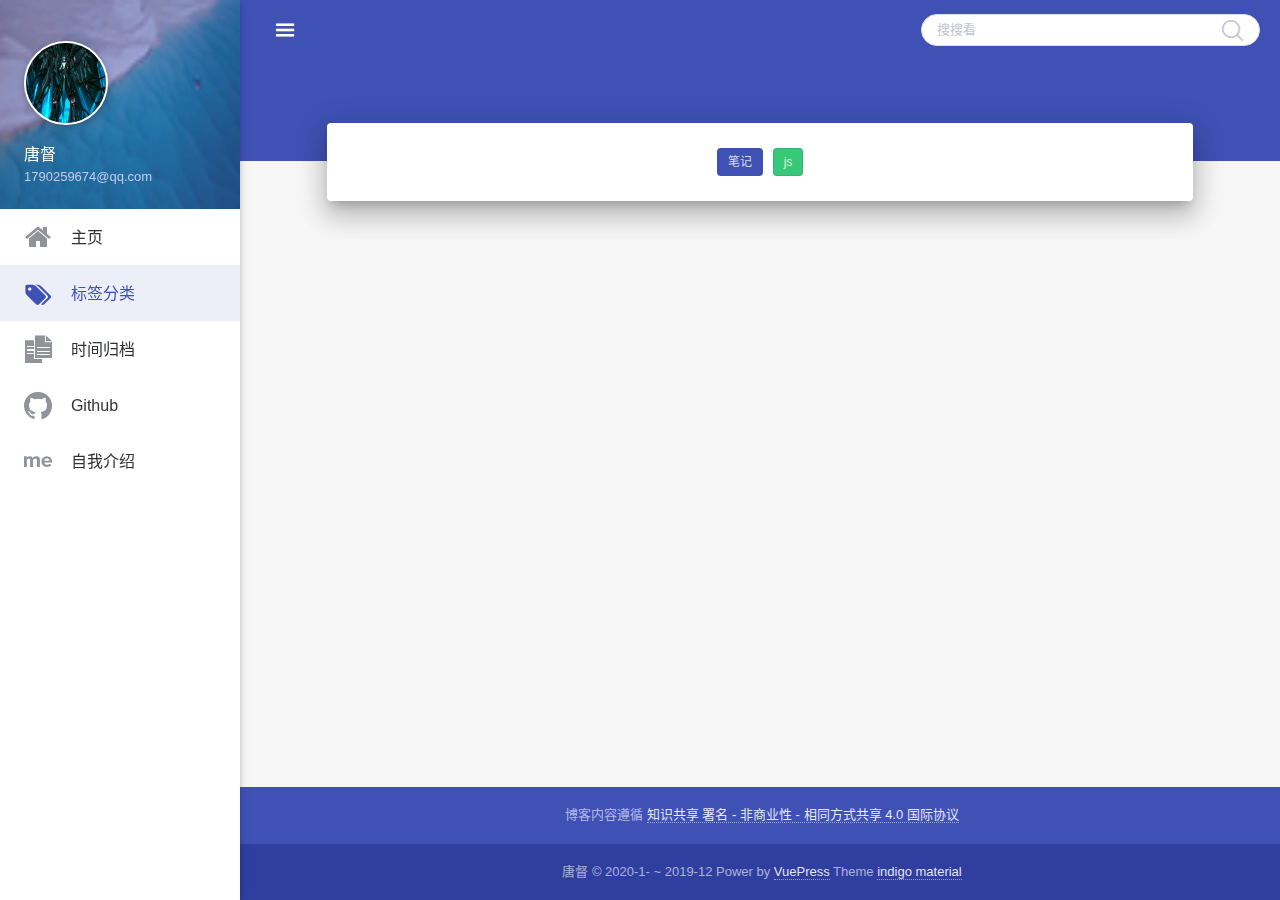
<file: tags/index.html>
<!DOCTYPE html>
<html lang="zh-CN">
  <head>
    <meta charset="utf-8" />
    <meta
      name="viewport"
      content="width=device-width, initial-scale=1, maximum-scale=1, user-scalable=no, minimal-ui"
    />
    <title>唐督</title>
    <meta name="description" content="滴水而石穿也" />
    <meta property="og:type" content="website" />
    <meta property="og:title" content="唐督" />
    <meta property="og:site_name" content="唐督" />
    <meta property="og:locale" content="zh-CN" />
    <meta name="twitter:card" content="summary" />
    <meta name="twitter:title" content="唐督" />
    <link rel="shortcut icon" href="/favicon.ico">
    
    <link rel="preload" href="/assets/css/0.styles.3b3808cb.css" as="style"><link rel="preload" href="/assets/js/app.f6b88a75.js" as="script"><link rel="preload" href="/assets/js/1.111e2ba7.js" as="script"><link rel="preload" href="/assets/js/14.e748aa50.js" as="script"><link rel="preload" href="/assets/js/5.7e4a79aa.js" as="script"><link rel="preload" href="/assets/js/7.fe67dcb5.js" as="script"><link rel="preload" href="/assets/js/9.c16d6f98.js" as="script"><link rel="preload" href="/assets/js/8.bf1957a8.js" as="script"><link rel="preload" href="/assets/js/13.ca33ae28.js" as="script"><link rel="preload" href="/assets/js/15.0b215a61.js" as="script"><link rel="prefetch" href="/assets/js/10.82ed8db1.js"><link rel="prefetch" href="/assets/js/11.a4980749.js"><link rel="prefetch" href="/assets/js/12.e8232952.js"><link rel="prefetch" href="/assets/js/16.7a9277a4.js"><link rel="prefetch" href="/assets/js/17.8571aae5.js"><link rel="prefetch" href="/assets/js/18.af203059.js"><link rel="prefetch" href="/assets/js/19.b3f2a223.js"><link rel="prefetch" href="/assets/js/20.bda9575a.js"><link rel="prefetch" href="/assets/js/21.f63b6141.js"><link rel="prefetch" href="/assets/js/22.17389682.js"><link rel="prefetch" href="/assets/js/23.228a8ec9.js"><link rel="prefetch" href="/assets/js/4.61eb1fcd.js"><link rel="prefetch" href="/assets/js/6.98db2d88.js"><link rel="prefetch" href="/assets/js/search.d3a6140c.js">
    <link rel="stylesheet" href="/assets/css/0.styles.3b3808cb.css">
  </head>
  <body>
    <div id="loader-wrapper" style="display: none;opacity:0">
      <div id="loader"></div>
      <div class="loader-section section-left"></div>
      <div class="loader-section section-right"></div>
    </div>
    <div id="app" data-server-rendered="true"><div style="height:100%;" data-v-60762676><section class="el-container main-container" data-v-60762676><aside class="el-aside menu" style="width:auto;" data-v-09011f04 data-v-60762676><ul role="menubar" class="menu-wrap el-menu" style="background-color:;" data-v-09011f04><li data-v-09011f04><div class="brand-wrap" style="background-image:url(/brand.jpg);" data-v-09011f04><div class="brand" data-v-09011f04><a href="/" class="avatar waves-effect waves-circle waves-light router-link-active" data-v-09011f04><img src="/timg.jpg" data-v-09011f04></a> <hgroup class="introduce" data-v-09011f04><div class="nickname" data-v-09011f04>唐督</div> <a title="1790259674@qq.com" class="mail" data-v-09011f04>1790259674@qq.com</a></hgroup></div></div></li> <li role="menuitem" tabindex="-1" class="el-menu-item" style="padding-left:20px;color:;background-color:;" data-v-09011f04><i class="iconfont icon-home" data-v-09011f04></i> <span class="item-title" data-v-09011f04>主页</span></li> <li role="menuitem" tabindex="-1" class="el-menu-item is-active" style="padding-left:20px;color:#3f51b5;background-color:;" data-v-09011f04><i class="iconfont icon-biaoqian" data-v-09011f04></i> <span class="item-title" data-v-09011f04>标签分类</span></li> <li role="menuitem" tabindex="-1" class="el-menu-item" style="padding-left:20px;color:;background-color:;" data-v-09011f04><i class="iconfont icon-wenzhang" data-v-09011f04></i> <span class="item-title" data-v-09011f04>时间归档</span></li> <li role="menuitem" tabindex="-1" class="el-menu-item" style="padding-left:20px;color:;background-color:;" data-v-09011f04><i class="iconfont icon-github" data-v-09011f04></i> <span class="item-title" data-v-09011f04>Github</span></li> <li role="menuitem" tabindex="-1" class="el-menu-item" style="padding-left:20px;color:;background-color:;" data-v-09011f04><i class="iconfont icon-aboutme" data-v-09011f04></i> <span class="item-title" data-v-09011f04>自我介绍</span></li></ul></aside> <section class="el-container container-warp" data-v-60762676><header id="topHeader" class="el-header top-header" style="height:60px;padding-left:260px;" data-v-7429231c data-v-60762676><div class="header-warp el-row is-align-middle el-row--flex" data-v-7429231c><div class="el-col el-col-12 el-col-xs-7" data-v-7429231c><div class="el-row is-align-middle el-row--flex" data-v-7429231c><div class="el-col el-col-2" data-v-7429231c><button type="button" class="el-button el-button--primary is-circle" data-v-7429231c><!----><!----><span><i class="iconfont icon-caidan" data-v-7429231c></i></span></button></div></div></div> <div class="el-col el-col-20 el-col-xs-24" data-v-7429231c><div class="grid-content bg-purple-light" data-v-7429231c><div class="el-row is-justify-end is-align-middle el-row--flex" data-v-7429231c><div class="el-col el-col-13 el-col-xs-24 el-col-sm-21 el-col-md-17 el-col-lg-13" data-v-7429231c><div aria-haspopup="listbox" role="combobox" aria-owns="el-autocomplete-6476" class="el-autocomplete search-input" data-v-7429231c><div class="el-input el-input--small el-input--suffix"><!----><input type="text" autocomplete="off" valueKey="value" popperClass="search-popper" placeholder="搜搜看" fetchSuggestions="function () { [native code] }" debounce="300" placement="bottom-start" popperAppendToBody="true" value="" class="el-input__inner"><!----><span class="el-input__suffix"><span class="el-input__suffix-inner"><i class="el-input__icon el-icon-search search-ico" data-v-7429231c></i><!----></span><!----></span><!----></div><div role="region" class="el-autocomplete-suggestion el-popper search-popper" style="width:;display:none;"><div class="el-scrollbar"><div class="el-autocomplete-suggestion__wrap el-scrollbar__wrap el-scrollbar__wrap--hidden-default"><ul class="el-scrollbar__view el-autocomplete-suggestion__list"></ul></div><div class="el-scrollbar__bar is-horizontal"><div class="el-scrollbar__thumb" style="width:0;transform:translateX(0%);ms-transform:translateX(0%);webkit-transform:translateX(0%);"></div></div><div class="el-scrollbar__bar is-vertical"><div class="el-scrollbar__thumb" style="height:0;transform:translateY(0%);ms-transform:translateY(0%);webkit-transform:translateY(0%);"></div></div></div></div></div></div></div></div></div></div></header> <main class="el-main my-main" style="margin-left:240px;" data-v-4fec0d22 data-v-60762676><div class="content-header index-header" data-v-0d2aefce data-v-4fec0d22><div class="container fade-scale in" data-v-0d2aefce><h1 id="conentHeader" class="title" data-v-0d2aefce></h1> <h5 class="subtitle" data-v-0d2aefce></h5></div></div> <div class="tag-content" data-v-3938d611 data-v-4fec0d22><div class="el-row is-justify-center is-align-center el-row--flex" data-v-3938d611><div class="tag-card el-col el-col-20 el-col-xs-23 el-col-sm-22 el-col-md-22 el-col-lg-20" data-v-3938d611><span class="el-tag el-tag--medium is-hit" data-v-3938d611>笔记</span><span class="el-tag el-tag--medium is-hit" data-v-3938d611>js</span></div></div> <!----></div></main></section> <button type="button" class="el-button gotop-btn el-button--primary is-circle" data-v-0ca947a2 data-v-60762676><!----><!----><span><i class="el-icon-arrow-up" data-v-0ca947a2></i></span></button></section> <footer class="el-footer container-footer" style="height:60px;" data-v-d5fdfe92 data-v-60762676><div class="footer-warp el-row is-justify-center is-align-center el-row--flex footerMargin" data-v-d5fdfe92><div class="footer-top el-col el-col-24" data-v-d5fdfe92><p class="ellipsis" data-v-d5fdfe92><span data-v-d5fdfe92>
          博客内容遵循
          <a rel="license" href="https://creativecommons.org/licenses/by-nc-sa/4.0/deed.zh" data-v-d5fdfe92>知识共享 署名 - 非商业性 - 相同方式共享 4.0 国际协议</a></span></p></div> <div class="footer-bottom el-col el-col-24" data-v-d5fdfe92><p class="ellipsis" data-v-d5fdfe92><span data-v-d5fdfe92><span data-v-d5fdfe92>
            唐督 © 2020-1- ~ 2019-12
          </span></span> <span data-v-d5fdfe92>
          Power by
          <a href="https://vuepress.vuejs.org/zh/" target="_blank" data-v-d5fdfe92>VuePress</a> Theme
          <a href="https://github.com/zhhlwd/vuepress-theme-indigo-material" target="_blank" data-v-d5fdfe92>indigo material</a></span></p></div></div></footer> <div class="overlay" data-v-60762676></div></div><div class="global-ui"></div></div>
    <script src="/assets/js/app.f6b88a75.js" defer></script><script src="/assets/js/1.111e2ba7.js" defer></script><script src="/assets/js/14.e748aa50.js" defer></script><script src="/assets/js/5.7e4a79aa.js" defer></script><script src="/assets/js/7.fe67dcb5.js" defer></script><script src="/assets/js/9.c16d6f98.js" defer></script><script src="/assets/js/8.bf1957a8.js" defer></script><script src="/assets/js/13.ca33ae28.js" defer></script><script src="/assets/js/15.0b215a61.js" defer></script>
  </body>
</html>
</file>
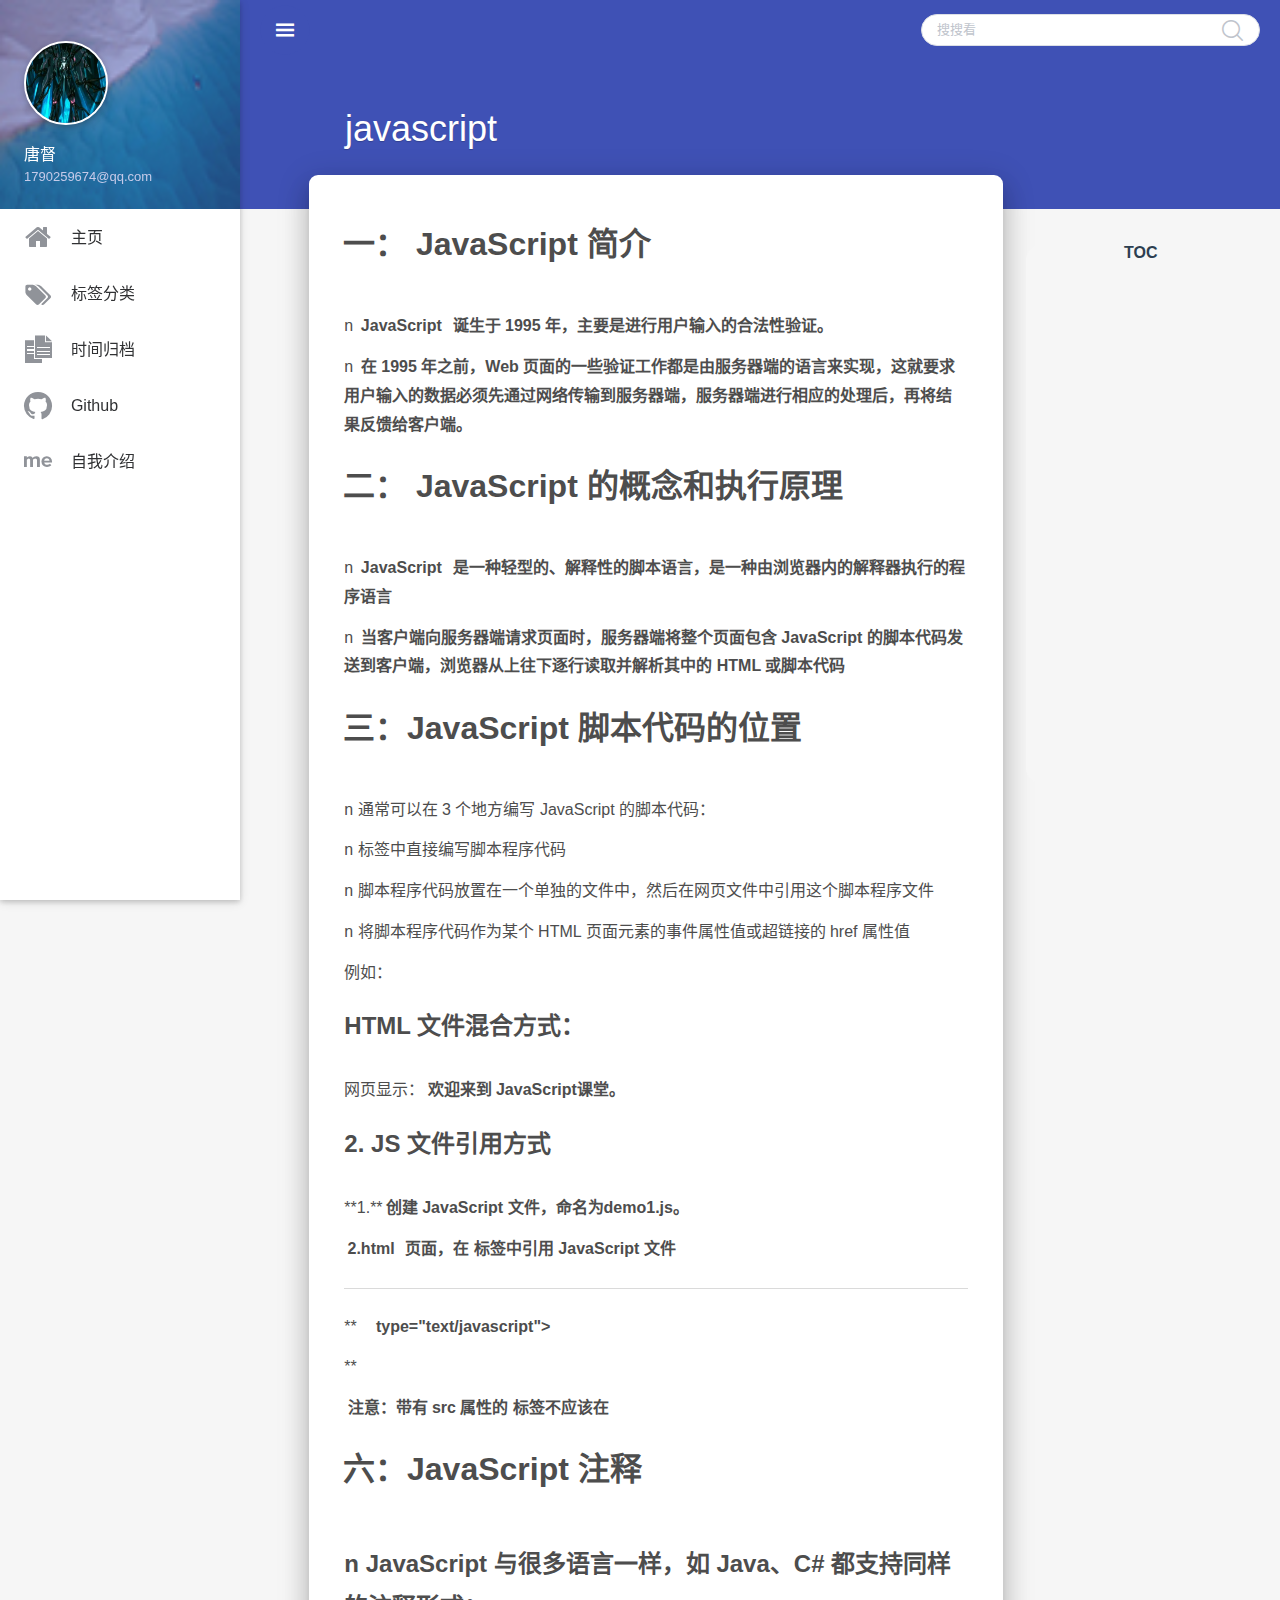
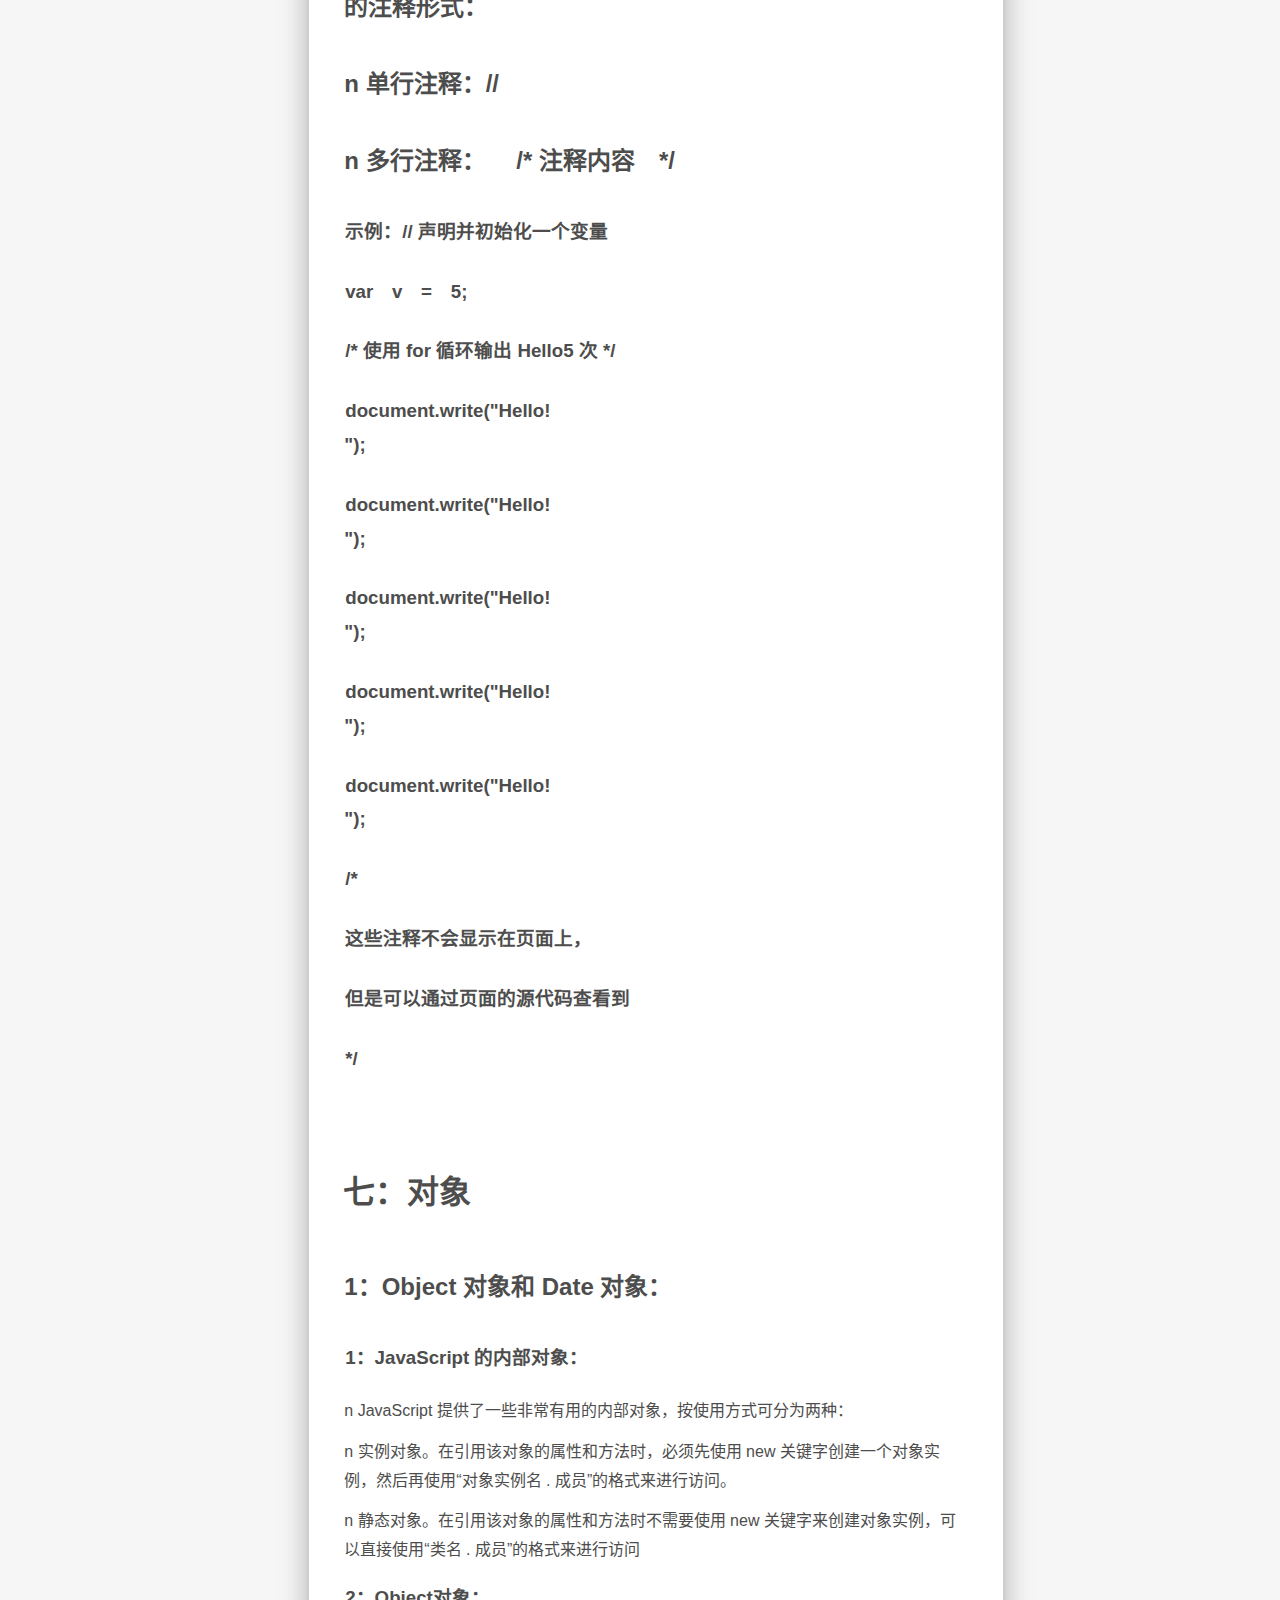
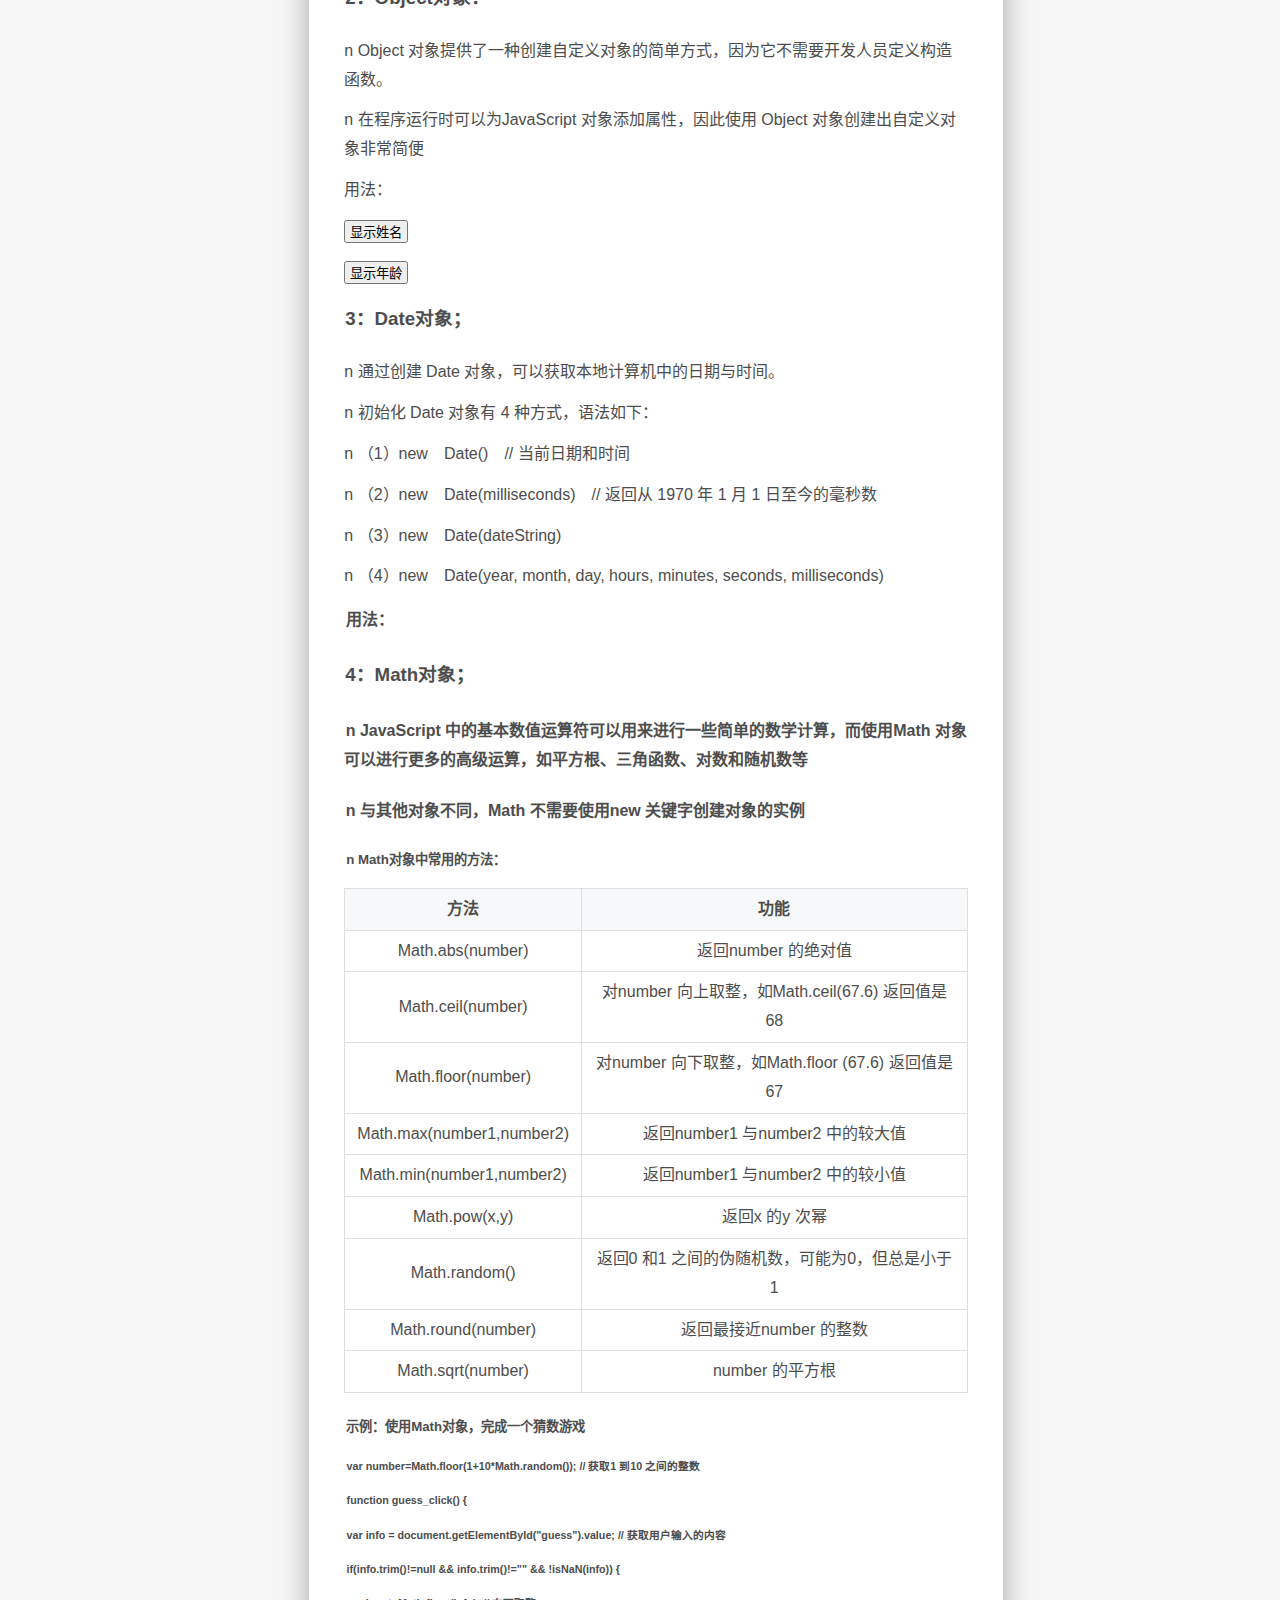
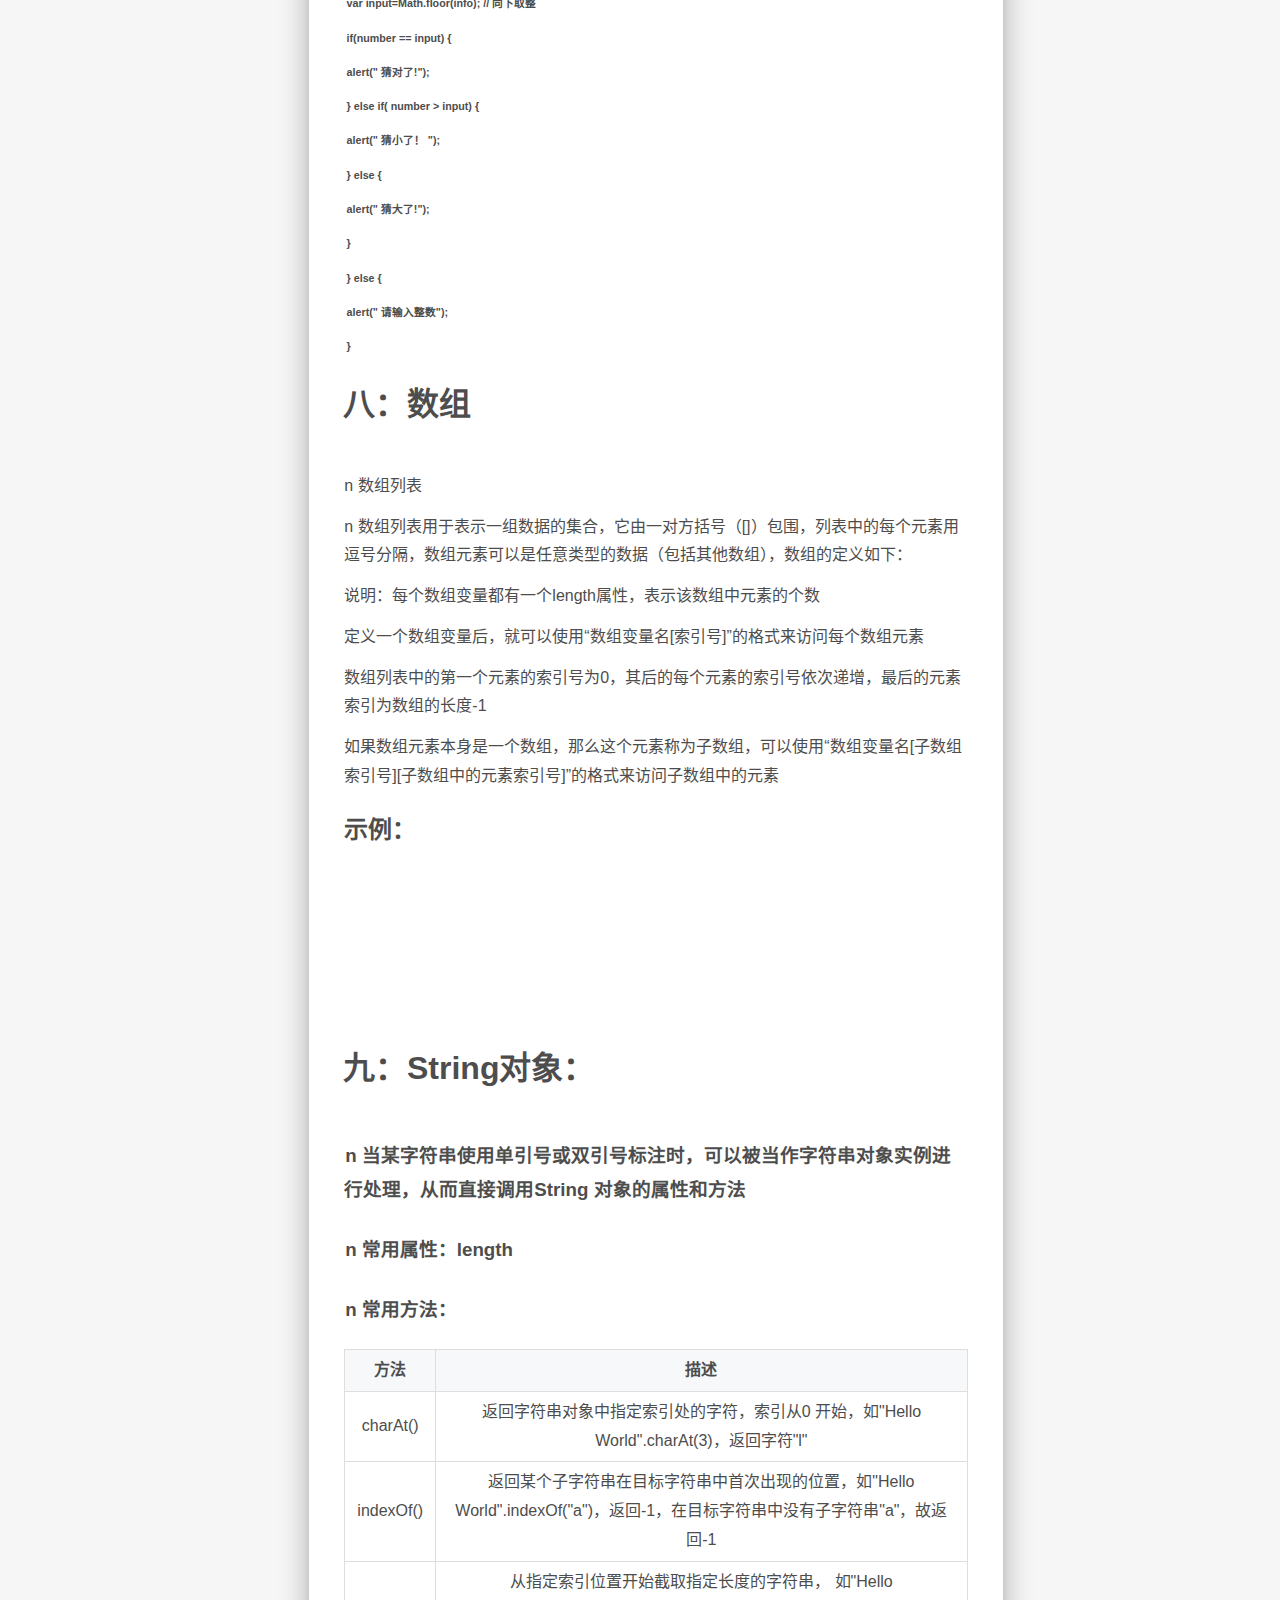
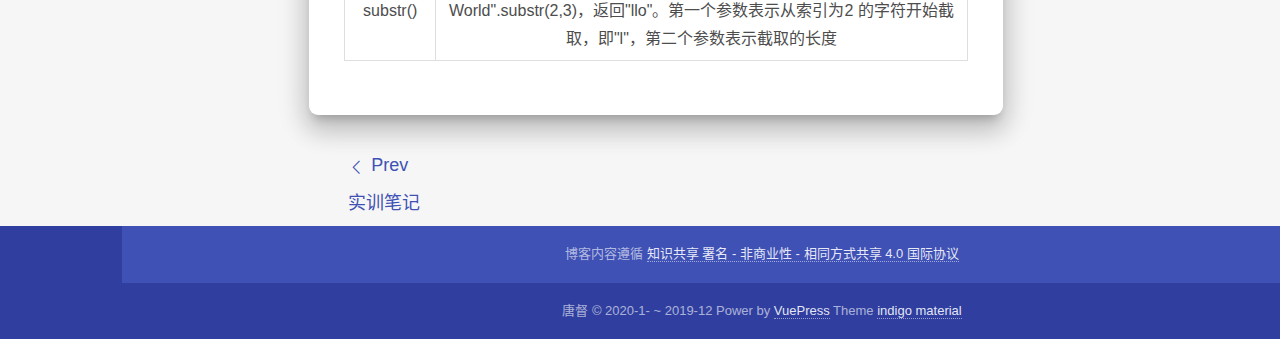
<file: posts/js.html>
<!DOCTYPE html>
<html lang="zh-CN">
  <head>
    <meta charset="utf-8" />
    <meta
      name="viewport"
      content="width=device-width, initial-scale=1, maximum-scale=1, user-scalable=no, minimal-ui"
    />
    <title>javascript | 唐督</title>
    <meta name="description" content="滴水而石穿也" />
    <meta property="og:type" content="website" />
    <meta property="og:title" content="javascript | 唐督" />
    <meta property="og:site_name" content="javascript | 唐督" />
    <meta property="og:locale" content="zh-CN" />
    <meta name="twitter:card" content="summary" />
    <meta name="twitter:title" content="javascript | 唐督" />
    <link rel="shortcut icon" href="/favicon.ico">
    
    <link rel="preload" href="/assets/css/0.styles.3b3808cb.css" as="style"><link rel="preload" href="/assets/js/app.f6b88a75.js" as="script"><link rel="preload" href="/assets/js/1.111e2ba7.js" as="script"><link rel="preload" href="/assets/js/14.e748aa50.js" as="script"><link rel="preload" href="/assets/js/5.7e4a79aa.js" as="script"><link rel="preload" href="/assets/js/7.fe67dcb5.js" as="script"><link rel="preload" href="/assets/js/9.c16d6f98.js" as="script"><link rel="preload" href="/assets/js/6.98db2d88.js" as="script"><link rel="preload" href="/assets/js/20.bda9575a.js" as="script"><link rel="preload" href="/assets/js/13.ca33ae28.js" as="script"><link rel="preload" href="/assets/js/15.0b215a61.js" as="script"><link rel="prefetch" href="/assets/js/10.82ed8db1.js"><link rel="prefetch" href="/assets/js/11.a4980749.js"><link rel="prefetch" href="/assets/js/12.e8232952.js"><link rel="prefetch" href="/assets/js/16.7a9277a4.js"><link rel="prefetch" href="/assets/js/17.8571aae5.js"><link rel="prefetch" href="/assets/js/18.af203059.js"><link rel="prefetch" href="/assets/js/19.b3f2a223.js"><link rel="prefetch" href="/assets/js/21.f63b6141.js"><link rel="prefetch" href="/assets/js/22.17389682.js"><link rel="prefetch" href="/assets/js/23.228a8ec9.js"><link rel="prefetch" href="/assets/js/4.61eb1fcd.js"><link rel="prefetch" href="/assets/js/8.bf1957a8.js"><link rel="prefetch" href="/assets/js/search.d3a6140c.js">
    <link rel="stylesheet" href="/assets/css/0.styles.3b3808cb.css">
  </head>
  <body>
    <div id="loader-wrapper" style="display: none;opacity:0">
      <div id="loader"></div>
      <div class="loader-section section-left"></div>
      <div class="loader-section section-right"></div>
    </div>
    <div id="app" data-server-rendered="true"><div style="height:100%;" data-v-60762676><section class="el-container main-container" data-v-60762676><aside class="el-aside menu" style="width:auto;" data-v-09011f04 data-v-60762676><ul role="menubar" class="menu-wrap el-menu" style="background-color:;" data-v-09011f04><li data-v-09011f04><div class="brand-wrap" style="background-image:url(/brand.jpg);" data-v-09011f04><div class="brand" data-v-09011f04><a href="/" class="avatar waves-effect waves-circle waves-light router-link-active" data-v-09011f04><img src="/timg.jpg" data-v-09011f04></a> <hgroup class="introduce" data-v-09011f04><div class="nickname" data-v-09011f04>唐督</div> <a title="1790259674@qq.com" class="mail" data-v-09011f04>1790259674@qq.com</a></hgroup></div></div></li> <li role="menuitem" tabindex="-1" class="el-menu-item" style="padding-left:20px;color:;background-color:;" data-v-09011f04><i class="iconfont icon-home" data-v-09011f04></i> <span class="item-title" data-v-09011f04>主页</span></li> <li role="menuitem" tabindex="-1" class="el-menu-item" style="padding-left:20px;color:;background-color:;" data-v-09011f04><i class="iconfont icon-biaoqian" data-v-09011f04></i> <span class="item-title" data-v-09011f04>标签分类</span></li> <li role="menuitem" tabindex="-1" class="el-menu-item" style="padding-left:20px;color:;background-color:;" data-v-09011f04><i class="iconfont icon-wenzhang" data-v-09011f04></i> <span class="item-title" data-v-09011f04>时间归档</span></li> <li role="menuitem" tabindex="-1" class="el-menu-item" style="padding-left:20px;color:;background-color:;" data-v-09011f04><i class="iconfont icon-github" data-v-09011f04></i> <span class="item-title" data-v-09011f04>Github</span></li> <li role="menuitem" tabindex="-1" class="el-menu-item" style="padding-left:20px;color:;background-color:;" data-v-09011f04><i class="iconfont icon-aboutme" data-v-09011f04></i> <span class="item-title" data-v-09011f04>自我介绍</span></li></ul></aside> <section class="el-container container-warp" data-v-60762676><header id="topHeader" class="el-header top-header" style="height:60px;padding-left:260px;" data-v-7429231c data-v-60762676><div class="header-warp el-row is-align-middle el-row--flex" data-v-7429231c><div class="el-col el-col-12 el-col-xs-7" data-v-7429231c><div class="el-row is-align-middle el-row--flex" data-v-7429231c><div class="el-col el-col-2" data-v-7429231c><button type="button" class="el-button el-button--primary is-circle" data-v-7429231c><!----><!----><span><i class="iconfont icon-caidan" data-v-7429231c></i></span></button></div></div></div> <div class="el-col el-col-20 el-col-xs-24" data-v-7429231c><div class="grid-content bg-purple-light" data-v-7429231c><div class="el-row is-justify-end is-align-middle el-row--flex" data-v-7429231c><div class="el-col el-col-13 el-col-xs-24 el-col-sm-21 el-col-md-17 el-col-lg-13" data-v-7429231c><div aria-haspopup="listbox" role="combobox" aria-owns="el-autocomplete-7820" class="el-autocomplete search-input" data-v-7429231c><div class="el-input el-input--small el-input--suffix"><!----><input type="text" autocomplete="off" valueKey="value" popperClass="search-popper" placeholder="搜搜看" fetchSuggestions="function () { [native code] }" debounce="300" placement="bottom-start" popperAppendToBody="true" value="" class="el-input__inner"><!----><span class="el-input__suffix"><span class="el-input__suffix-inner"><i class="el-input__icon el-icon-search search-ico" data-v-7429231c></i><!----></span><!----></span><!----></div><div role="region" class="el-autocomplete-suggestion el-popper search-popper" style="width:;display:none;"><div class="el-scrollbar"><div class="el-autocomplete-suggestion__wrap el-scrollbar__wrap el-scrollbar__wrap--hidden-default"><ul class="el-scrollbar__view el-autocomplete-suggestion__list"></ul></div><div class="el-scrollbar__bar is-horizontal"><div class="el-scrollbar__thumb" style="width:0;transform:translateX(0%);ms-transform:translateX(0%);webkit-transform:translateX(0%);"></div></div><div class="el-scrollbar__bar is-vertical"><div class="el-scrollbar__thumb" style="height:0;transform:translateY(0%);ms-transform:translateY(0%);webkit-transform:translateY(0%);"></div></div></div></div></div></div></div></div></div></div></header> <main class="el-main my-main" style="margin-left:240px;" data-v-4fec0d22 data-v-60762676><div class="content-header index-header" data-v-0d2aefce data-v-4fec0d22><div class="container fade-scale in" data-v-0d2aefce><h1 id="conentHeader" class="title" data-v-0d2aefce>javascript</h1> <h5 class="subtitle" data-v-0d2aefce></h5></div></div> <div data-v-62816cfb data-v-4fec0d22 data-v-4fec0d22><div class="post-content el-row is-justify-center el-row--flex" data-v-62816cfb><div id="post-card" class="post-card post-sign el-col el-col-16 el-col-xs-24 el-col-sm-23 el-col-md-23 el-col-lg-16" data-v-62816cfb><div class="content__default" data-v-62816cfb><h1 id="一：-javascript-简介"><a href="#一：-javascript-简介" class="header-anchor">#</a> 一： JavaScript 简介</h1> <p>n   <strong>JavaScript</strong> <strong>诞生于 1995 年，主要是进行用户输入的合法性验证。</strong></p> <p>n <strong>在 1995 年之前，Web 页面的一些验证工作都是由服务器端的语言来实现，这就要求用户输入的数据必须先通过网络传输到服务器端，服务器端进行相应的处理后，再将结果反馈给客户端。</strong></p> <h1 id="二：-javascript-的概念和执行原理"><a href="#二：-javascript-的概念和执行原理" class="header-anchor">#</a> 二： JavaScript 的概念和执行原理</h1> <p>n  <strong>JavaScript</strong> <strong>是一种轻型的、解释性的脚本语言，是一种由浏览器内的解释器执行的程序语言</strong></p> <p>n <strong>当客户端向服务器端请求页面时，服务器端将整个页面包含 JavaScript 的脚本代码发送到客户端，浏览器从上往下逐行读取并解析其中的 HTML 或脚本代码</strong></p> <h1 id="三：javascript-脚本代码的位置"><a href="#三：javascript-脚本代码的位置" class="header-anchor">#</a> 三：JavaScript 脚本代码的位置</h1> <p>n 通常可以在 3 个地方编写 JavaScript 的脚本代码：</p> <p>n <script></script> 标签中直接编写脚本程序代码</p> <p>n 脚本程序代码放置在一个单独的文件中，然后在网页文件中引用这个脚本程序文件</p> <p>n 将脚本程序代码作为某个 HTML 页面元素的事件属性值或超链接的 href 属性值</p> <p>例如：</p> <h2 id="html-文件混合方式："><a href="#html-文件混合方式：" class="header-anchor">#</a> HTML 文件混合方式：</h2> <body><p><script type="text/javascript">&lt;/p&gt;
&lt;p&gt;&lt;strong&gt;document.write(&amp;quot; 欢迎来到 JavaScript 课堂 &amp;quot;);&lt;/strong&gt;&lt;/p&gt;
&lt;p&gt;</script></p></body> <p>网页显示：<strong>欢迎来到 JavaScript课堂。</strong></p> <h2 id="_2-js-文件引用方式"><a href="#_2-js-文件引用方式" class="header-anchor">#</a> 2. JS 文件引用方式</h2> <p>**1.**<strong>创建 JavaScript 文件，命名为demo1.js。</strong></p> <p><strong>2.html</strong> <strong>页面，在  标签中引用 JavaScript 文件</strong></p> <hr> <p>** <strong>type=&quot;text/javascript&quot;&gt;</strong></p> <p>**</p> <p><strong>注意：带有 src 属性的  标签不应该在 <script> 标签之间包含任何额外的 JavaScript 代码，否则嵌入的代码会被忽略&lt;/strong&gt;&lt;/p&gt;
&lt;h2 id=&quot;_3-html-代码嵌入方式&quot;&gt;&lt;a class=&quot;header-anchor&quot; href=&quot;#_3-html-代码嵌入方式&quot;&gt;#&lt;/a&gt; 3. HTML 代码嵌入方式&lt;/h2&gt;
&lt;p&gt;n &lt;strong&gt;将脚本程序代码作为某个 HTML 页面元素的事件属性值或超链接的 href 属性值&lt;/strong&gt;&lt;/p&gt;
&lt;hr&gt;
&lt;p&gt;&lt;a href=&quot;javascript:document.write('&lt;h2&gt; 欢迎来到 JavaScript 课堂 &lt;/h2&gt;');&quot;&gt;hello&lt;/a&gt;&lt;/p&gt;
&lt;hr&gt;
&lt;h1 id=&quot;四：js变量：&quot;&gt;&lt;a class=&quot;header-anchor&quot; href=&quot;#四：js变量：&quot;&gt;#&lt;/a&gt; 四：JS变量：&lt;/h1&gt;
&lt;h2 id=&quot;变量有三种使用方式：&quot;&gt;&lt;a class=&quot;header-anchor&quot; href=&quot;#变量有三种使用方式：&quot;&gt;#&lt;/a&gt; 变量有三种使用方式：&lt;/h2&gt;
&lt;p&gt;先声明再赋值  如：var message; message=&amp;quot;hi&amp;quot;;&lt;/p&gt;
&lt;p&gt;同时声明和赋值变量  如：var message=&amp;quot;hi&amp;quot;;&lt;/p&gt;
&lt;p&gt;不声明直接赋值  如：message=&amp;quot;hi&amp;quot;;&lt;/p&gt;
&lt;h2 id=&quot;变量命名规则：&quot;&gt;&lt;a class=&quot;header-anchor&quot; href=&quot;#变量命名规则：&quot;&gt;#&lt;/a&gt; 变量命名规则：&lt;/h2&gt;
&lt;p&gt;n 第一个字符必须是一个字母、下划线（_）或一个美元符号（$）&lt;/p&gt;
&lt;p&gt;n 其他字符可以是字母、下划线、美元符号或数字&lt;/p&gt;
&lt;p&gt;n 区分大小写&lt;/p&gt;
&lt;p&gt;n 不能与关键字同名，如 while 循环、for 循环和 if判断 等&lt;/p&gt;
&lt;p&gt;&lt;strong&gt;示例：&lt;/strong&gt;&lt;/p&gt;
&lt;hr&gt;
&lt;p&gt;&lt;script type=&quot;text/javascript&quot;&gt;&lt;/p&gt;
&lt;p&gt;&lt;strong&gt;var x=2;&lt;/strong&gt;&lt;/p&gt;
&lt;p&gt;&lt;strong&gt;var y=3;&lt;/strong&gt;&lt;/p&gt;
&lt;p&gt;&lt;strong&gt;var z=x+y;&lt;/strong&gt;&lt;/p&gt;
&lt;p&gt;&lt;strong&gt;alert(&amp;quot;x=&amp;quot;+x+&amp;quot;,y=&amp;quot;+y+&amp;quot;,z=&amp;quot;+z);&lt;/strong&gt;&lt;/p&gt;
&lt;p&gt;​    &lt;strong&gt;字符串   +x数字  字符串&lt;/strong&gt;&lt;/p&gt;
&lt;p&gt;****&lt;/p&gt;
&lt;hr&gt;
&lt;h1 id=&quot;五：数据类型&quot;&gt;&lt;a class=&quot;header-anchor&quot; href=&quot;#五：数据类型&quot;&gt;#&lt;/a&gt; 五：数据类型&lt;/h1&gt;
&lt;h2 id=&quot;n-javascript-中有-5-种简单数据类型，也称为基本数据类型：&quot;&gt;&lt;a class=&quot;header-anchor&quot; href=&quot;#n-javascript-中有-5-种简单数据类型，也称为基本数据类型：&quot;&gt;#&lt;/a&gt; n JavaScript 中有 5 种简单数据类型，也称为基本数据类型：&lt;/h2&gt;
&lt;h3 id=&quot;n-undefined&quot;&gt;&lt;a class=&quot;header-anchor&quot; href=&quot;#n-undefined&quot;&gt;#&lt;/a&gt; n undefined&lt;/h3&gt;
&lt;h3 id=&quot;n-null-空&quot;&gt;&lt;a class=&quot;header-anchor&quot; href=&quot;#n-null-空&quot;&gt;#&lt;/a&gt; n  null     空&lt;/h3&gt;
&lt;h3 id=&quot;n-boolean&quot;&gt;&lt;a class=&quot;header-anchor&quot; href=&quot;#n-boolean&quot;&gt;#&lt;/a&gt; n  boolean&lt;/h3&gt;
&lt;h3 id=&quot;n-number-数字&quot;&gt;&lt;a class=&quot;header-anchor&quot; href=&quot;#n-number-数字&quot;&gt;#&lt;/a&gt; n  number      数字&lt;/h3&gt;
&lt;h3 id=&quot;n-string-字符串&quot;&gt;&lt;a class=&quot;header-anchor&quot; href=&quot;#n-string-字符串&quot;&gt;#&lt;/a&gt; n  string     字符串&lt;/h3&gt;
&lt;h3 id=&quot;n-另外还有一种复杂数据类型——object对象类型&quot;&gt;&lt;a class=&quot;header-anchor&quot; href=&quot;#n-另外还有一种复杂数据类型——object对象类型&quot;&gt;#&lt;/a&gt; n 另外还有一种复杂数据类型——object对象类型&lt;/h3&gt;
&lt;h3 id=&quot;n-由于javascript中的变量是弱类型，可通过typeof操作符获取变量的数据类型&quot;&gt;&lt;a class=&quot;header-anchor&quot; href=&quot;#n-由于javascript中的变量是弱类型，可通过typeof操作符获取变量的数据类型&quot;&gt;#&lt;/a&gt; n 由于JavaScript中的变量是弱类型，可通过typeof操作符获取变量的数据类型&lt;/h3&gt;
&lt;h4 id=&quot;示例：&quot;&gt;&lt;a class=&quot;header-anchor&quot; href=&quot;#示例：&quot;&gt;#&lt;/a&gt; 示例：&lt;/h4&gt;
&lt;body&gt;
&lt;p&gt;&lt;script type=&quot;text/javascript&quot;&gt;&lt;/p&gt;
&lt;p&gt;var str=“message”; 字符串&lt;/p&gt;
&lt;p&gt;document.write(typeof 类型 str+&amp;quot;&lt;br/&gt;&amp;quot;);&lt;/p&gt;
&lt;p&gt;var other;   未定义&lt;/p&gt;
&lt;p&gt;document.write(typeof other+&amp;quot;&lt;br/&gt;&amp;quot;);&lt;/p&gt;
&lt;p&gt;var numb=10.0;  数字&lt;/p&gt;
&lt;p&gt;document.write(typeof numb+&amp;quot;&lt;br/&gt;&amp;quot;);&lt;/p&gt;
&lt;p&gt;var date=new Date(); 无&lt;/p&gt;
&lt;p&gt;document.write(typeof date+&amp;quot;&lt;br/&gt;&amp;quot;);&lt;/p&gt;
&lt;p&gt;var bool=1&amp;lt;2;  判断语句&lt;/p&gt;
&lt;p&gt;document.write(typeof bool);&lt;/p&gt;
&lt;p&gt;</script></strong></p> <h1 id="六：javascript-注释"><a href="#六：javascript-注释" class="header-anchor">#</a> 六：JavaScript 注释</h1> <h2 id="n-javascript-与很多语言一样，如-java、c-都支持同样的注释形式："><a href="#n-javascript-与很多语言一样，如-java、c-都支持同样的注释形式：" class="header-anchor">#</a> n JavaScript 与很多语言一样，如 Java、C# 都支持同样的注释形式：</h2> <h2 id="n-单行注释："><a href="#n-单行注释：" class="header-anchor">#</a> n  单行注释：//</h2> <h2 id="n-多行注释：-注释内容"><a href="#n-多行注释：-注释内容" class="header-anchor">#</a> n  多行注释：  /* 注释内容 */</h2> <h3 id="示例：-声明并初始化一个变量"><a href="#示例：-声明并初始化一个变量" class="header-anchor">#</a> 示例：// 声明并初始化一个变量</h3> <h3 id="var-v-5"><a href="#var-v-5" class="header-anchor">#</a> var v = 5;</h3> <h3 id="使用-for-循环输出-hello5-次"><a href="#使用-for-循环输出-hello5-次" class="header-anchor">#</a> /* 使用 for 循环输出 Hello5 次 */</h3> <h3 id="document-write-hello"><a href="#document-write-hello" class="header-anchor">#</a> document.write(&quot;Hello!<br>&quot;);</h3> <h3 id="document-write-hello-2"><a href="#document-write-hello-2" class="header-anchor">#</a> document.write(&quot;Hello!<br>&quot;);</h3> <h3 id="document-write-hello-3"><a href="#document-write-hello-3" class="header-anchor">#</a> document.write(&quot;Hello!<br>&quot;);</h3> <h3 id="document-write-hello-4"><a href="#document-write-hello-4" class="header-anchor">#</a> document.write(&quot;Hello!<br>&quot;);</h3> <h3 id="document-write-hello-5"><a href="#document-write-hello-5" class="header-anchor">#</a> document.write(&quot;Hello!<br>&quot;);</h3> <h3 id=""><a href="#" class="header-anchor">#</a> /*</h3> <h3 id="这些注释不会显示在页面上，"><a href="#这些注释不会显示在页面上，" class="header-anchor">#</a> 这些注释不会显示在页面上，</h3> <h3 id="但是可以通过页面的源代码查看到"><a href="#但是可以通过页面的源代码查看到" class="header-anchor">#</a> 但是可以通过页面的源代码查看到</h3> <h3 id="-2"><a href="#-2" class="header-anchor">#</a> */</h3> <h3 id="-3"><a href="#-3" class="header-anchor">#</a></h3> <h1 id="七：对象"><a href="#七：对象" class="header-anchor">#</a> 七：对象</h1> <h2 id="_1：object-对象和-date-对象："><a href="#_1：object-对象和-date-对象：" class="header-anchor">#</a> 1：Object 对象和 Date 对象：</h2> <h3 id="_1：javascript-的内部对象："><a href="#_1：javascript-的内部对象：" class="header-anchor">#</a> 1：JavaScript 的内部对象：</h3> <p>n JavaScript 提供了一些非常有用的内部对象，按使用方式可分为两种：</p> <p>n 实例对象。在引用该对象的属性和方法时，必须先使用 new 关键字创建一个对象实例，然后再使用“对象实例名 . 成员”的格式来进行访问。</p> <p>n 静态对象。在引用该对象的属性和方法时不需要使用 new 关键字来创建对象实例，可以直接使用“类名 . 成员”的格式来进行访问</p> <h3 id="_2：object对象："><a href="#_2：object对象：" class="header-anchor">#</a> 2：Object对象：</h3> <p>n  Object 对象提供了一种创建自定义对象的简单方式，因为它不需要开发人员定义构造函数。</p> <p>n 在程序运行时可以为JavaScript 对象添加属性，因此使用 Object 对象创建出自定义对象非常简便</p> <p>用法：<script type="text/javascript">&lt;/p&gt;
&lt;p&gt;var person = new Object();&lt;/p&gt;
&lt;p&gt;person.name=&amp;quot;Tom&amp;quot;;&lt;/p&gt;
&lt;p&gt;person.age=25;&lt;/p&gt;
&lt;p&gt;function getAttr(attr) {&lt;/p&gt;
&lt;p&gt;alert(person[attr]);&lt;/p&gt;
&lt;p&gt;}&lt;/p&gt;
</script></p><p><input type="button" value=" 显示姓名 " onClick="getAttr('name')"></p> <p><input type="button" value=" 显示年龄 " onClick="getAttr('age')"></p> <h3 id="_3：date对象；"><a href="#_3：date对象；" class="header-anchor">#</a> 3：Date对象；</h3> <p>n 通过创建 Date 对象，可以获取本地计算机中的日期与时间。</p> <p>n 初始化 Date 对象有 4 种方式，语法如下：</p> <p>n （1）new Date() // 当前日期和时间</p> <p>n （2）new Date(milliseconds) // 返回从 1970 年 1 月 1 日至今的毫秒数</p> <p>n （3）new Date(dateString)</p> <p>n （4）new Date(year, month, day, hours, minutes, seconds, milliseconds)</p> <h4 id="用法："><a href="#用法：" class="header-anchor">#</a> 用法：<script type="text/javascript">&lt;/h4&gt;
&lt;h4 id=&quot;var-now-new-date&quot;&gt;&lt;a class=&quot;header-anchor&quot; href=&quot;#var-now-new-date&quot;&gt;#&lt;/a&gt; var now = new Date();&lt;/h4&gt;
&lt;h4 id=&quot;document-write-now&quot;&gt;&lt;a class=&quot;header-anchor&quot; href=&quot;#document-write-now&quot;&gt;#&lt;/a&gt; document.write(now+&amp;quot;&lt;br/&gt;&amp;quot;);&lt;/h4&gt;
&lt;h4 id=&quot;var-date1-new-date-october-13-1975-11-13-00&quot;&gt;&lt;a class=&quot;header-anchor&quot; href=&quot;#var-date1-new-date-october-13-1975-11-13-00&quot;&gt;#&lt;/a&gt; var date1 = new Date(&amp;quot;October 13, 1975 11:13:00&amp;quot;)&lt;/h4&gt;
&lt;h4 id=&quot;document-write-date1&quot;&gt;&lt;a class=&quot;header-anchor&quot; href=&quot;#document-write-date1&quot;&gt;#&lt;/a&gt; document.write(date1+&amp;quot;&lt;br/&gt;&amp;quot;);&lt;/h4&gt;
&lt;h4 id=&quot;var-date2-new-date-79-5-24&quot;&gt;&lt;a class=&quot;header-anchor&quot; href=&quot;#var-date2-new-date-79-5-24&quot;&gt;#&lt;/a&gt; var date2 = new Date(79,5,24)&lt;/h4&gt;
&lt;h4 id=&quot;document-write-date2&quot;&gt;&lt;a class=&quot;header-anchor&quot; href=&quot;#document-write-date2&quot;&gt;#&lt;/a&gt; document.write(date2+&amp;quot;&lt;br/&gt;&amp;quot;);&lt;/h4&gt;
&lt;h4 id=&quot;var-date3-new-date-79-5-24-11-33-0&quot;&gt;&lt;a class=&quot;header-anchor&quot; href=&quot;#var-date3-new-date-79-5-24-11-33-0&quot;&gt;#&lt;/a&gt; var date3 = new Date(79,5,24,11,33,0)&lt;/h4&gt;
&lt;h4 id=&quot;document-write-date3&quot;&gt;&lt;a class=&quot;header-anchor&quot; href=&quot;#document-write-date3&quot;&gt;#&lt;/a&gt; document.write(date3+&amp;quot;&lt;br/&gt;&amp;quot;);&lt;/h4&gt;
&lt;h4 id=&quot;var-date4-new-date-60601000&quot;&gt;&lt;a class=&quot;header-anchor&quot; href=&quot;#var-date4-new-date-60601000&quot;&gt;#&lt;/a&gt; var date4 = new Date(60&lt;em&gt;60&lt;/em&gt;1000);&lt;/h4&gt;
&lt;h4 id=&quot;document-write-date4&quot;&gt;&lt;a class=&quot;header-anchor&quot; href=&quot;#document-write-date4&quot;&gt;#&lt;/a&gt; document.write(date4);&lt;/h4&gt;
&lt;h4 id=&quot;-4&quot;&gt;&lt;a class=&quot;header-anchor&quot; href=&quot;#-4&quot;&gt;#&lt;/a&gt; </script></h4> <h3 id="_4：math对象；"><a href="#_4：math对象；" class="header-anchor">#</a> 4：Math对象；</h3> <h4 id="n-javascript-中的基本数值运算符可以用来进行一些简单的数学计算，而使用math-对象可以进行更多的高级运算，如平方根、三角函数、对数和随机数等"><a href="#n-javascript-中的基本数值运算符可以用来进行一些简单的数学计算，而使用math-对象可以进行更多的高级运算，如平方根、三角函数、对数和随机数等" class="header-anchor">#</a> n JavaScript 中的基本数值运算符可以用来进行一些简单的数学计算，而使用Math 对象可以进行更多的高级运算，如平方根、三角函数、对数和随机数等</h4> <h4 id="n-与其他对象不同，math-不需要使用new-关键字创建对象的实例"><a href="#n-与其他对象不同，math-不需要使用new-关键字创建对象的实例" class="header-anchor">#</a> n 与其他对象不同，Math 不需要使用new 关键字创建对象的实例</h4> <h5 id="n-math对象中常用的方法："><a href="#n-math对象中常用的方法：" class="header-anchor">#</a> n Math对象中常用的方法：</h5> <table><thead><tr><th>方法</th> <th>功能</th></tr></thead> <tbody><tr><td>Math.abs(number)</td> <td>返回number 的绝对值</td></tr> <tr><td>Math.ceil(number)</td> <td>对number 向上取整，如Math.ceil(67.6) 返回值是68</td></tr> <tr><td>Math.floor(number)</td> <td>对number 向下取整，如Math.floor (67.6) 返回值是67</td></tr> <tr><td>Math.max(number1,number2)</td> <td>返回number1 与number2 中的较大值</td></tr> <tr><td>Math.min(number1,number2)</td> <td>返回number1 与number2 中的较小值</td></tr> <tr><td>Math.pow(x,y)</td> <td>返回x 的y 次幂</td></tr> <tr><td>Math.random()</td> <td>返回0 和1 之间的伪随机数，可能为0，但总是小于1</td></tr> <tr><td>Math.round(number)</td> <td>返回最接近number 的整数</td></tr> <tr><td>Math.sqrt(number)</td> <td>number 的平方根</td></tr></tbody></table> <h5 id="示例：使用math对象，完成一个猜数游戏"><a href="#示例：使用math对象，完成一个猜数游戏" class="header-anchor">#</a> 示例：使用Math对象，完成一个猜数游戏</h5> <h6 id="var-number-math-floor-1-10-math-random-获取1-到10-之间的整数"><a href="#var-number-math-floor-1-10-math-random-获取1-到10-之间的整数" class="header-anchor">#</a> var number=Math.floor(1+10*Math.random()); // 获取1 到10 之间的整数</h6> <h6 id="function-guess-click"><a href="#function-guess-click" class="header-anchor">#</a> function guess_click() {</h6> <h6 id="var-info-document-getelementbyid-guess-value-获取用户输入的内容"><a href="#var-info-document-getelementbyid-guess-value-获取用户输入的内容" class="header-anchor">#</a> var info = document.getElementById(&quot;guess&quot;).value; // 获取用户输入的内容</h6> <h6 id="if-info-trim-null-info-trim-isnan-info"><a href="#if-info-trim-null-info-trim-isnan-info" class="header-anchor">#</a> if(info.trim()!=null &amp;&amp; info.trim()!=&quot;&quot; &amp;&amp; !isNaN(info)) {</h6> <h6 id="var-input-math-floor-info-向下取整"><a href="#var-input-math-floor-info-向下取整" class="header-anchor">#</a> var input=Math.floor(info); // 向下取整</h6> <h6 id="if-number-input"><a href="#if-number-input" class="header-anchor">#</a> if(number == input) {</h6> <h6 id="alert-猜对了"><a href="#alert-猜对了" class="header-anchor">#</a> alert(&quot; 猜对了!&quot;);</h6> <h6 id="else-if-number-input"><a href="#else-if-number-input" class="header-anchor">#</a> } else if( number &gt; input) {</h6> <h6 id="alert-猜小了！"><a href="#alert-猜小了！" class="header-anchor">#</a> alert(&quot; 猜小了！ &quot;);</h6> <h6 id="else"><a href="#else" class="header-anchor">#</a> } else {</h6> <h6 id="alert-猜大了"><a href="#alert-猜大了" class="header-anchor">#</a> alert(&quot; 猜大了!&quot;);</h6> <h6 id="-5"><a href="#-5" class="header-anchor">#</a> }</h6> <h6 id="else-2"><a href="#else-2" class="header-anchor">#</a> } else {</h6> <h6 id="alert-请输入整数"><a href="#alert-请输入整数" class="header-anchor">#</a> alert(&quot; 请输入整数&quot;);</h6> <h6 id="-6"><a href="#-6" class="header-anchor">#</a> }</h6> <h1 id="八：数组"><a href="#八：数组" class="header-anchor">#</a> 八：数组</h1> <p>n   数组列表</p> <p>n 数组列表用于表示一组数据的集合，它由一对方括号（[]）包围，列表中的每个元素用逗号分隔，数组元素可以是任意类型的数据（包括其他数组），数组的定义如下：</p> <p>说明：每个数组变量都有一个length属性，表示该数组中元素的个数</p> <p>定义一个数组变量后，就可以使用“数组变量名[索引号]”的格式来访问每个数组元素</p> <p>数组列表中的第一个元素的索引号为0，其后的每个元素的索引号依次递增，最后的元素索引为数组的长度-1</p> <p>如果数组元素本身是一个数组，那么这个元素称为子数组，可以使用“数组变量名[子数组索引号][子数组中的元素索引号]”的格式来访问子数组中的元素</p> <h2 id="示例：-2"><a href="#示例：-2" class="header-anchor">#</a> 示例：<body></body></h2> <h2 id="-7"><a href="#-7" class="header-anchor">#</a> <script type="text/javascript">&lt;/h2&gt;
&lt;h2 id=&quot;var-arr-白色-紫色-橙色-红色&quot;&gt;&lt;a class=&quot;header-anchor&quot; href=&quot;#var-arr-白色-紫色-橙色-红色&quot;&gt;#&lt;/a&gt; var arr=[' 白色',' 紫色',' 橙色',' 红色'];&lt;/h2&gt;
&lt;h2 id=&quot;for-var-i-0-i-arr-length-i&quot;&gt;&lt;a class=&quot;header-anchor&quot; href=&quot;#for-var-i-0-i-arr-length-i&quot;&gt;#&lt;/a&gt; for(var i=0; i&amp;lt;arr.length;i++) {&lt;/h2&gt;
&lt;h2 id=&quot;document-write-arr-i&quot;&gt;&lt;a class=&quot;header-anchor&quot; href=&quot;#document-write-arr-i&quot;&gt;#&lt;/a&gt; document.write(arr[i]+&amp;quot;&lt;br/&gt;&amp;quot;);&lt;/h2&gt;
&lt;h2 id=&quot;-8&quot;&gt;&lt;a class=&quot;header-anchor&quot; href=&quot;#-8&quot;&gt;#&lt;/a&gt; }&lt;/h2&gt;
&lt;h2 id=&quot;-9&quot;&gt;&lt;a class=&quot;header-anchor&quot; href=&quot;#-9&quot;&gt;#&lt;/a&gt; </script></h2> <h2 id="-10"><a href="#-10" class="header-anchor">#</a></h2> <h1 id="九：string对象："><a href="#九：string对象：" class="header-anchor">#</a> 九：String对象：</h1> <h3 id="n-当某字符串使用单引号或双引号标注时，可以被当作字符串对象实例进行处理，从而直接调用string-对象的属性和方法"><a href="#n-当某字符串使用单引号或双引号标注时，可以被当作字符串对象实例进行处理，从而直接调用string-对象的属性和方法" class="header-anchor">#</a> n 当某字符串使用单引号或双引号标注时，可以被当作字符串对象实例进行处理，从而直接调用String 对象的属性和方法</h3> <h3 id="n-常用属性：length"><a href="#n-常用属性：length" class="header-anchor">#</a> n 常用属性：length</h3> <h3 id="n-常用方法："><a href="#n-常用方法：" class="header-anchor">#</a> n 常用方法：</h3> <table><thead><tr><th><strong>方法</strong></th> <th><strong>描述</strong></th></tr></thead> <tbody><tr><td>charAt()</td> <td>返回字符串对象中指定索引处的字符，索引从0 开始，如&quot;Hello World&quot;.charAt(3)，返回字符&quot;l&quot;</td></tr> <tr><td>indexOf()</td> <td>返回某个子字符串在目标字符串中首次出现的位置，如&quot;Hello World&quot;.indexOf(&quot;a&quot;)，返回-1，在目标字符串中没有子字符串&quot;a&quot;，故返回-1</td></tr> <tr><td>substr()</td> <td>从指定索引位置开始截取指定长度的字符串，  如&quot;Hello World&quot;.substr(2,3)，返回&quot;llo&quot;。第一个参数表示从索引为2 的字符开始截取，即&quot;l&quot;，第二个参数表示截取的长度</td></tr></tbody></table></div> <span id="footerPost" data-v-62816cfb></span></div> <div id="post-toc" class="post-toc el-col el-col-6" data-v-62816cfb><h4 class="catalog-title" data-v-62816cfb>TOC</h4> <div class="catalog-body" data-v-62816cfb><ul id="catalog-list" class="catalog-list" data-v-62816cfb></ul></div></div></div> <div class="post-nav el-row is-justify-space-around el-row--flex" data-v-62816cfb><div class="post-prev el-col el-col-7" data-v-62816cfb><div data-v-62816cfb><a href="/posts/%E5%AE%9E%E8%AE%AD.html" data-v-62816cfb><i class="el-icon-arrow-left" data-v-62816cfb></i> Prev
        </a> <p class="nav-title" data-v-62816cfb>实训笔记</p></div></div> <div class="post-next el-col el-col-7 el-col-lg-pull-5" data-v-62816cfb></div></div> <div class="el-row is-justify-center el-row--flex" data-v-62816cfb></div> <span data-v-2ab0b9b3 data-v-62816cfb><button type="button" class="el-button toc-btn el-button--primary is-circle" data-v-2ab0b9b3><!----><!----><span><i class="iconfont icon-service-directory" data-v-2ab0b9b3></i></span></button> <button type="button" class="el-button gotop-btn el-button--primary is-circle" data-v-2ab0b9b3><!----><!----><span><i class="el-icon-arrow-up" data-v-2ab0b9b3></i></span></button></span></div></main></section> <button type="button" class="el-button gotop-btn el-button--primary is-circle" style="display:none;" data-v-0ca947a2 data-v-60762676><!----><!----><span><i class="el-icon-arrow-up" data-v-0ca947a2></i></span></button></section> <footer class="el-footer container-footer" style="height:60px;" data-v-d5fdfe92 data-v-60762676><div class="footer-warp el-row is-justify-center is-align-center el-row--flex footerMargin" data-v-d5fdfe92><div class="footer-top el-col el-col-24" data-v-d5fdfe92><p class="ellipsis" data-v-d5fdfe92><span data-v-d5fdfe92>
          博客内容遵循
          <a rel="license" href="https://creativecommons.org/licenses/by-nc-sa/4.0/deed.zh" data-v-d5fdfe92>知识共享 署名 - 非商业性 - 相同方式共享 4.0 国际协议</a></span></p></div> <div class="footer-bottom el-col el-col-24" data-v-d5fdfe92><p class="ellipsis" data-v-d5fdfe92><span data-v-d5fdfe92><span data-v-d5fdfe92>
            唐督 © 2020-1- ~ 2019-12
          </span></span> <span data-v-d5fdfe92>
          Power by
          <a href="https://vuepress.vuejs.org/zh/" target="_blank" data-v-d5fdfe92>VuePress</a> Theme
          <a href="https://github.com/zhhlwd/vuepress-theme-indigo-material" target="_blank" data-v-d5fdfe92>indigo material</a></span></p></div></div></footer> <div class="overlay" data-v-60762676></div></div><div class="global-ui"></div></div>
    <script src="/assets/js/app.f6b88a75.js" defer></script><script src="/assets/js/1.111e2ba7.js" defer></script><script src="/assets/js/14.e748aa50.js" defer></script><script src="/assets/js/5.7e4a79aa.js" defer></script><script src="/assets/js/7.fe67dcb5.js" defer></script><script src="/assets/js/9.c16d6f98.js" defer></script><script src="/assets/js/6.98db2d88.js" defer></script><script src="/assets/js/20.bda9575a.js" defer></script><script src="/assets/js/13.ca33ae28.js" defer></script><script src="/assets/js/15.0b215a61.js" defer></script>
  </body>
</html>
</file>
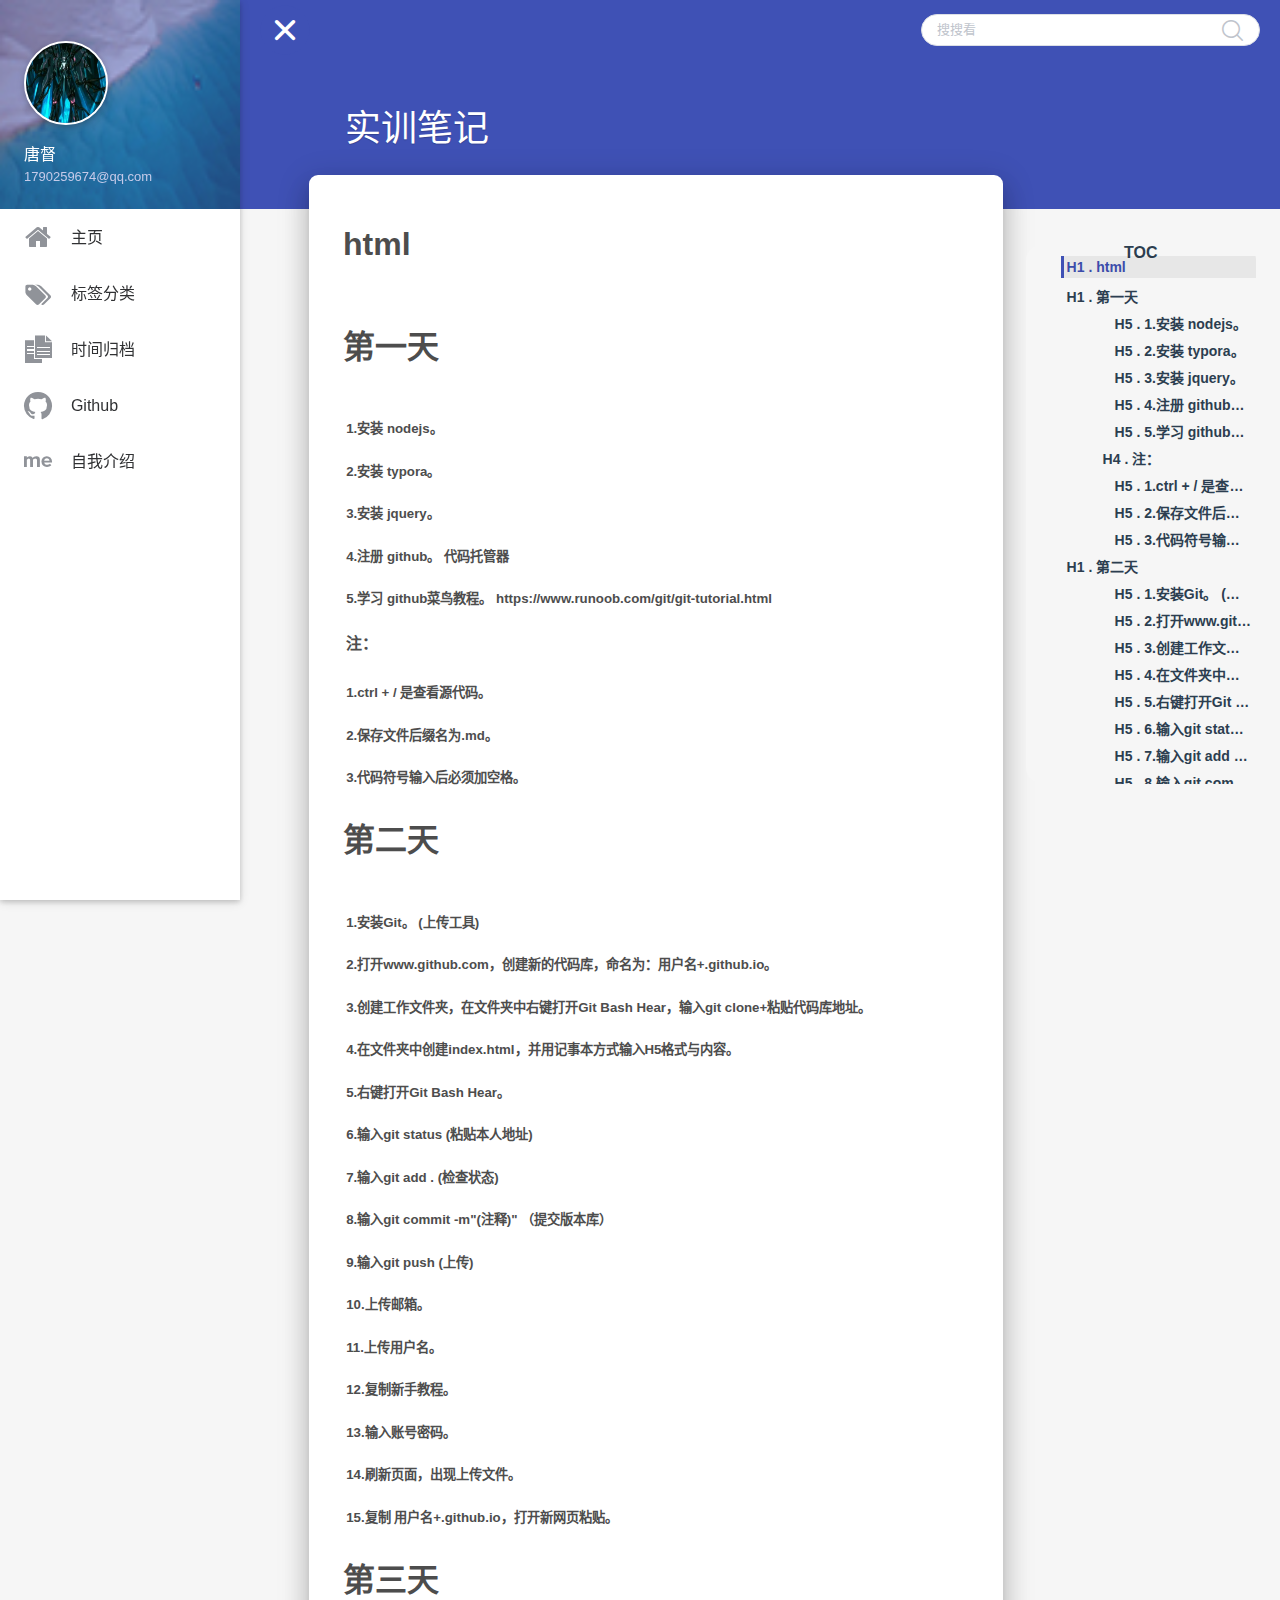
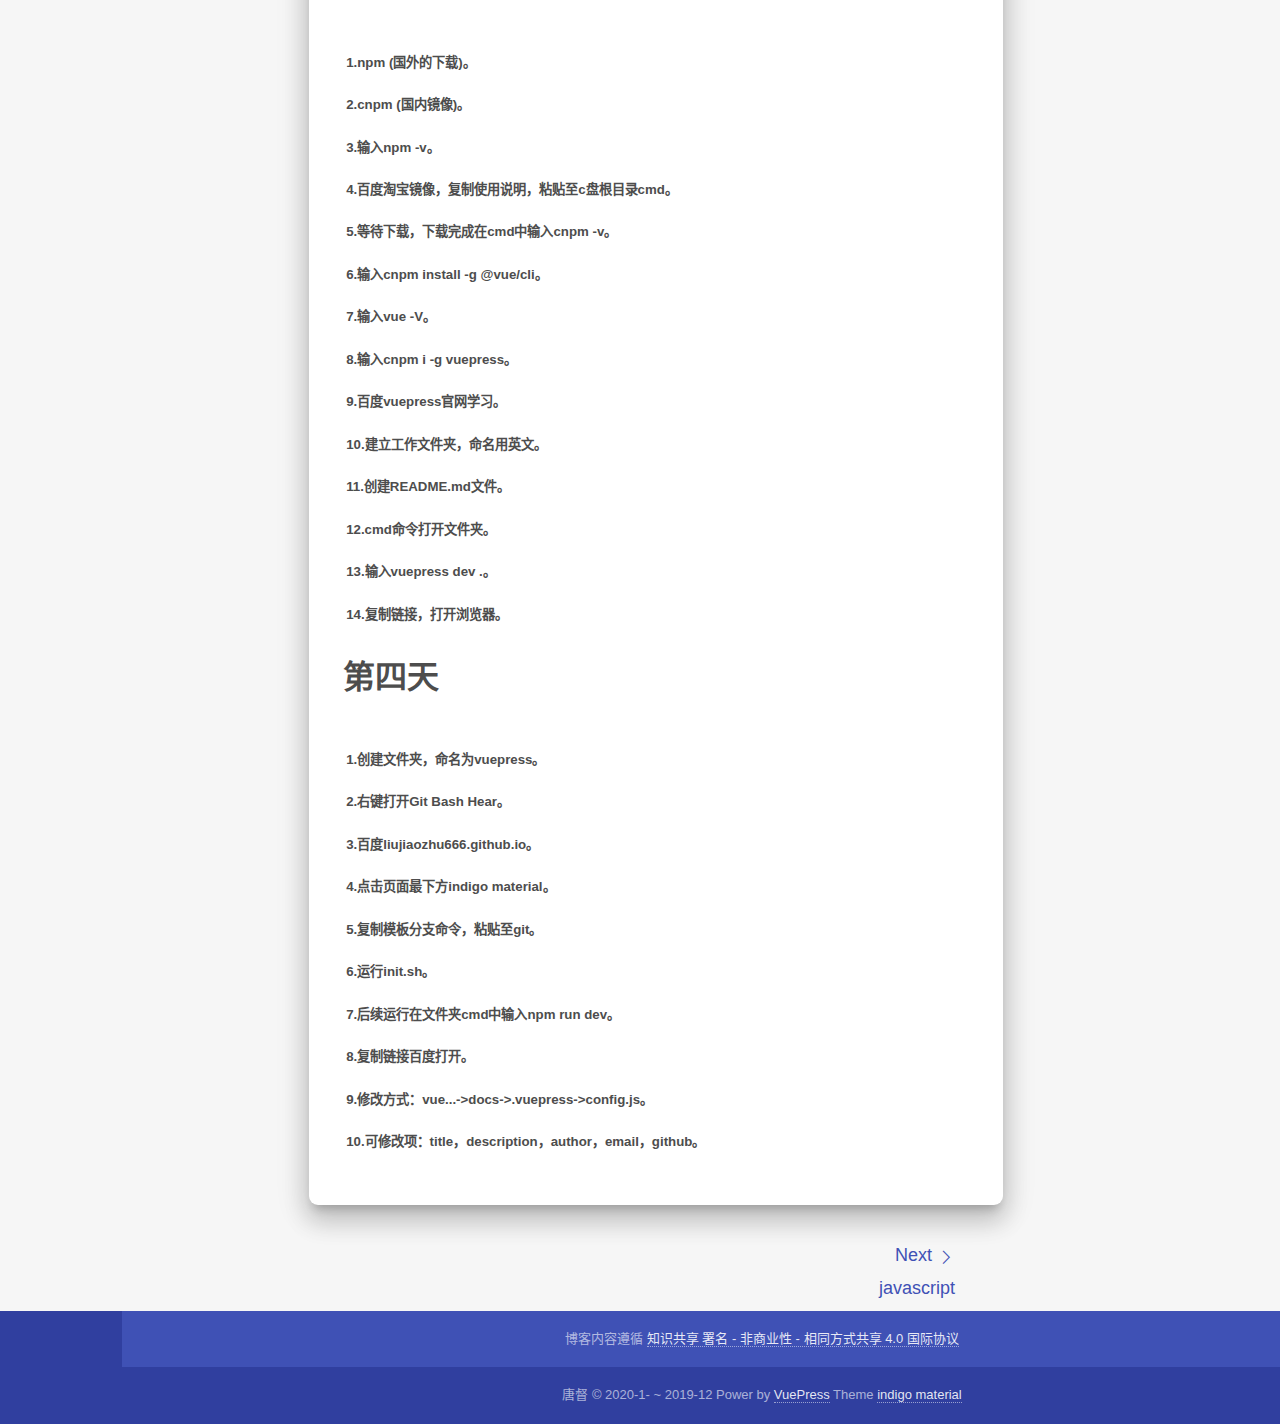
<file: posts/实训.html>
<!DOCTYPE html>
<html lang="zh-CN">
  <head>
    <meta charset="utf-8" />
    <meta
      name="viewport"
      content="width=device-width, initial-scale=1, maximum-scale=1, user-scalable=no, minimal-ui"
    />
    <title>实训笔记 | 唐督</title>
    <meta name="description" content="滴水而石穿也" />
    <meta property="og:type" content="website" />
    <meta property="og:title" content="实训笔记 | 唐督" />
    <meta property="og:site_name" content="实训笔记 | 唐督" />
    <meta property="og:locale" content="zh-CN" />
    <meta name="twitter:card" content="summary" />
    <meta name="twitter:title" content="实训笔记 | 唐督" />
    <link rel="shortcut icon" href="/favicon.ico">
    
    <link rel="preload" href="/assets/css/0.styles.3b3808cb.css" as="style"><link rel="preload" href="/assets/js/app.f6b88a75.js" as="script"><link rel="preload" href="/assets/js/1.111e2ba7.js" as="script"><link rel="preload" href="/assets/js/14.e748aa50.js" as="script"><link rel="preload" href="/assets/js/5.7e4a79aa.js" as="script"><link rel="preload" href="/assets/js/7.fe67dcb5.js" as="script"><link rel="preload" href="/assets/js/9.c16d6f98.js" as="script"><link rel="preload" href="/assets/js/6.98db2d88.js" as="script"><link rel="preload" href="/assets/js/21.f63b6141.js" as="script"><link rel="preload" href="/assets/js/13.ca33ae28.js" as="script"><link rel="preload" href="/assets/js/15.0b215a61.js" as="script"><link rel="prefetch" href="/assets/js/10.82ed8db1.js"><link rel="prefetch" href="/assets/js/11.a4980749.js"><link rel="prefetch" href="/assets/js/12.e8232952.js"><link rel="prefetch" href="/assets/js/16.7a9277a4.js"><link rel="prefetch" href="/assets/js/17.8571aae5.js"><link rel="prefetch" href="/assets/js/18.af203059.js"><link rel="prefetch" href="/assets/js/19.b3f2a223.js"><link rel="prefetch" href="/assets/js/20.bda9575a.js"><link rel="prefetch" href="/assets/js/22.17389682.js"><link rel="prefetch" href="/assets/js/23.228a8ec9.js"><link rel="prefetch" href="/assets/js/4.61eb1fcd.js"><link rel="prefetch" href="/assets/js/8.bf1957a8.js"><link rel="prefetch" href="/assets/js/search.d3a6140c.js">
    <link rel="stylesheet" href="/assets/css/0.styles.3b3808cb.css">
  </head>
  <body>
    <div id="loader-wrapper" style="display: none;opacity:0">
      <div id="loader"></div>
      <div class="loader-section section-left"></div>
      <div class="loader-section section-right"></div>
    </div>
    <div id="app" data-server-rendered="true"><div style="height:100%;" data-v-60762676><section class="el-container main-container" data-v-60762676><aside class="el-aside menu" style="width:auto;" data-v-09011f04 data-v-60762676><ul role="menubar" class="menu-wrap el-menu" style="background-color:;" data-v-09011f04><li data-v-09011f04><div class="brand-wrap" style="background-image:url(/brand.jpg);" data-v-09011f04><div class="brand" data-v-09011f04><a href="/" class="avatar waves-effect waves-circle waves-light router-link-active" data-v-09011f04><img src="/timg.jpg" data-v-09011f04></a> <hgroup class="introduce" data-v-09011f04><div class="nickname" data-v-09011f04>唐督</div> <a title="1790259674@qq.com" class="mail" data-v-09011f04>1790259674@qq.com</a></hgroup></div></div></li> <li role="menuitem" tabindex="-1" class="el-menu-item" style="padding-left:20px;color:;background-color:;" data-v-09011f04><i class="iconfont icon-home" data-v-09011f04></i> <span class="item-title" data-v-09011f04>主页</span></li> <li role="menuitem" tabindex="-1" class="el-menu-item" style="padding-left:20px;color:;background-color:;" data-v-09011f04><i class="iconfont icon-biaoqian" data-v-09011f04></i> <span class="item-title" data-v-09011f04>标签分类</span></li> <li role="menuitem" tabindex="-1" class="el-menu-item" style="padding-left:20px;color:;background-color:;" data-v-09011f04><i class="iconfont icon-wenzhang" data-v-09011f04></i> <span class="item-title" data-v-09011f04>时间归档</span></li> <li role="menuitem" tabindex="-1" class="el-menu-item" style="padding-left:20px;color:;background-color:;" data-v-09011f04><i class="iconfont icon-github" data-v-09011f04></i> <span class="item-title" data-v-09011f04>Github</span></li> <li role="menuitem" tabindex="-1" class="el-menu-item" style="padding-left:20px;color:;background-color:;" data-v-09011f04><i class="iconfont icon-aboutme" data-v-09011f04></i> <span class="item-title" data-v-09011f04>自我介绍</span></li></ul></aside> <section class="el-container container-warp" data-v-60762676><header id="topHeader" class="el-header top-header" style="height:60px;padding-left:260px;" data-v-7429231c data-v-60762676><div class="header-warp el-row is-align-middle el-row--flex" data-v-7429231c><div class="el-col el-col-12 el-col-xs-7" data-v-7429231c><div class="el-row is-align-middle el-row--flex" data-v-7429231c><div class="el-col el-col-2" data-v-7429231c><button type="button" class="el-button el-button--primary is-circle" data-v-7429231c><!----><!----><span><i class="iconfont icon-caidan" data-v-7429231c></i></span></button></div></div></div> <div class="el-col el-col-20 el-col-xs-24" data-v-7429231c><div class="grid-content bg-purple-light" data-v-7429231c><div class="el-row is-justify-end is-align-middle el-row--flex" data-v-7429231c><div class="el-col el-col-13 el-col-xs-24 el-col-sm-21 el-col-md-17 el-col-lg-13" data-v-7429231c><div aria-haspopup="listbox" role="combobox" aria-owns="el-autocomplete-5074" class="el-autocomplete search-input" data-v-7429231c><div class="el-input el-input--small el-input--suffix"><!----><input type="text" autocomplete="off" valueKey="value" popperClass="search-popper" placeholder="搜搜看" fetchSuggestions="function () { [native code] }" debounce="300" placement="bottom-start" popperAppendToBody="true" value="" class="el-input__inner"><!----><span class="el-input__suffix"><span class="el-input__suffix-inner"><i class="el-input__icon el-icon-search search-ico" data-v-7429231c></i><!----></span><!----></span><!----></div><div role="region" class="el-autocomplete-suggestion el-popper search-popper" style="width:;display:none;"><div class="el-scrollbar"><div class="el-autocomplete-suggestion__wrap el-scrollbar__wrap el-scrollbar__wrap--hidden-default"><ul class="el-scrollbar__view el-autocomplete-suggestion__list"></ul></div><div class="el-scrollbar__bar is-horizontal"><div class="el-scrollbar__thumb" style="width:0;transform:translateX(0%);ms-transform:translateX(0%);webkit-transform:translateX(0%);"></div></div><div class="el-scrollbar__bar is-vertical"><div class="el-scrollbar__thumb" style="height:0;transform:translateY(0%);ms-transform:translateY(0%);webkit-transform:translateY(0%);"></div></div></div></div></div></div></div></div></div></div></header> <main class="el-main my-main" style="margin-left:240px;" data-v-4fec0d22 data-v-60762676><div class="content-header index-header" data-v-0d2aefce data-v-4fec0d22><div class="container fade-scale in" data-v-0d2aefce><h1 id="conentHeader" class="title" data-v-0d2aefce>实训笔记</h1> <h5 class="subtitle" data-v-0d2aefce></h5></div></div> <div data-v-62816cfb data-v-4fec0d22><div class="post-content el-row is-justify-center el-row--flex" data-v-62816cfb><div id="post-card" class="post-card post-sign el-col el-col-16 el-col-xs-24 el-col-sm-23 el-col-md-23 el-col-lg-16" data-v-62816cfb><div class="content__default" data-v-62816cfb><h1 id="html"><a href="#html" class="header-anchor">#</a> html</h1> <h1 id="第一天"><a href="#第一天" class="header-anchor">#</a> 第一天</h1> <h5 id="_1-安装-nodejs。"><a href="#_1-安装-nodejs。" class="header-anchor">#</a> 1.安装 nodejs。</h5> <h5 id="_2-安装-typora。"><a href="#_2-安装-typora。" class="header-anchor">#</a> 2.安装 typora。</h5> <h5 id="_3-安装-jquery。"><a href="#_3-安装-jquery。" class="header-anchor">#</a> 3.安装 jquery。</h5> <h5 id="_4-注册-github。-代码托管器"><a href="#_4-注册-github。-代码托管器" class="header-anchor">#</a> 4.注册 github。    代码托管器</h5> <h5 id="_5-学习-github菜鸟教程。-https-www-runoob-com-git-git-tutorial-html"><a href="#_5-学习-github菜鸟教程。-https-www-runoob-com-git-git-tutorial-html" class="header-anchor">#</a> 5.学习 github菜鸟教程。    https://www.runoob.com/git/git-tutorial.html</h5> <h4 id="注："><a href="#注：" class="header-anchor">#</a> 注：</h4> <h5 id="_1-ctrl-是查看源代码。"><a href="#_1-ctrl-是查看源代码。" class="header-anchor">#</a> 1.ctrl + / 是查看源代码。</h5> <h5 id="_2-保存文件后缀名为-md。"><a href="#_2-保存文件后缀名为-md。" class="header-anchor">#</a> 2.保存文件后缀名为.md。</h5> <h5 id="_3-代码符号输入后必须加空格。"><a href="#_3-代码符号输入后必须加空格。" class="header-anchor">#</a> 3.代码符号输入后必须加空格。</h5> <h1 id="第二天"><a href="#第二天" class="header-anchor">#</a> 第二天</h1> <h5 id="_1-安装git。-上传工具"><a href="#_1-安装git。-上传工具" class="header-anchor">#</a> 1.安装Git。    (上传工具)</h5> <h5 id="_2-打开www-github-com，创建新的代码库，命名为：用户名-github-io。"><a href="#_2-打开www-github-com，创建新的代码库，命名为：用户名-github-io。" class="header-anchor">#</a> 2.打开www.github.com，创建新的代码库，命名为：用户名+.github.io。</h5> <h5 id="_3-创建工作文件夹，在文件夹中右键打开git-bash-hear，输入git-clone-粘贴代码库地址。"><a href="#_3-创建工作文件夹，在文件夹中右键打开git-bash-hear，输入git-clone-粘贴代码库地址。" class="header-anchor">#</a> 3.创建工作文件夹，在文件夹中右键打开Git Bash Hear，输入git clone+粘贴代码库地址。</h5> <h5 id="_4-在文件夹中创建index-html，并用记事本方式输入h5格式与内容。"><a href="#_4-在文件夹中创建index-html，并用记事本方式输入h5格式与内容。" class="header-anchor">#</a> 4.在文件夹中创建index.html，并用记事本方式输入H5格式与内容。</h5> <h5 id="_5-右键打开git-bash-hear。"><a href="#_5-右键打开git-bash-hear。" class="header-anchor">#</a> 5.右键打开Git Bash Hear。</h5> <h5 id="_6-输入git-status-粘贴本人地址"><a href="#_6-输入git-status-粘贴本人地址" class="header-anchor">#</a> 6.输入git status    (粘贴本人地址)</h5> <h5 id="_7-输入git-add-检查状态"><a href="#_7-输入git-add-检查状态" class="header-anchor">#</a> 7.输入git add .    (检查状态)</h5> <h5 id="_8-输入git-commit-m-注释-（提交版本库）"><a href="#_8-输入git-commit-m-注释-（提交版本库）" class="header-anchor">#</a> 8.输入git commit -m&quot;(注释)&quot;     （提交版本库）</h5> <h5 id="_9-输入git-push-上传"><a href="#_9-输入git-push-上传" class="header-anchor">#</a> 9.输入git push    (上传)</h5> <h5 id="_10-上传邮箱。"><a href="#_10-上传邮箱。" class="header-anchor">#</a> 10.上传邮箱。</h5> <h5 id="_11-上传用户名。"><a href="#_11-上传用户名。" class="header-anchor">#</a> 11.上传用户名。</h5> <h5 id="_12-复制新手教程。"><a href="#_12-复制新手教程。" class="header-anchor">#</a> 12.复制新手教程。</h5> <h5 id="_13-输入账号密码。"><a href="#_13-输入账号密码。" class="header-anchor">#</a> 13.输入账号密码。</h5> <h5 id="_14-刷新页面，出现上传文件。"><a href="#_14-刷新页面，出现上传文件。" class="header-anchor">#</a> 14.刷新页面，出现上传文件。</h5> <h5 id="_15-复制-用户名-github-io，打开新网页粘贴。"><a href="#_15-复制-用户名-github-io，打开新网页粘贴。" class="header-anchor">#</a> 15.复制    用户名+.github.io，打开新网页粘贴。</h5> <h1 id="第三天"><a href="#第三天" class="header-anchor">#</a> 第三天</h1> <h5 id="_1-npm-国外的下载-。"><a href="#_1-npm-国外的下载-。" class="header-anchor">#</a> 1.npm    (国外的下载)。</h5> <h5 id="_2-cnpm-国内镜像-。"><a href="#_2-cnpm-国内镜像-。" class="header-anchor">#</a> 2.cnpm    (国内镜像)。</h5> <h5 id="_3-输入npm-v。"><a href="#_3-输入npm-v。" class="header-anchor">#</a> 3.输入npm -v。</h5> <h5 id="_4-百度淘宝镜像，复制使用说明，粘贴至c盘根目录cmd。"><a href="#_4-百度淘宝镜像，复制使用说明，粘贴至c盘根目录cmd。" class="header-anchor">#</a> 4.百度淘宝镜像，复制使用说明，粘贴至c盘根目录cmd。</h5> <h5 id="_5-等待下载，下载完成在cmd中输入cnpm-v。"><a href="#_5-等待下载，下载完成在cmd中输入cnpm-v。" class="header-anchor">#</a> 5.等待下载，下载完成在cmd中输入cnpm -v。</h5> <h5 id="_6-输入cnpm-install-g-vue-cli。"><a href="#_6-输入cnpm-install-g-vue-cli。" class="header-anchor">#</a> 6.输入cnpm install -g @vue/cli。</h5> <h5 id="_7-输入vue-v。"><a href="#_7-输入vue-v。" class="header-anchor">#</a> 7.输入vue -V。</h5> <h5 id="_8-输入cnpm-i-g-vuepress。"><a href="#_8-输入cnpm-i-g-vuepress。" class="header-anchor">#</a> 8.输入cnpm i -g vuepress。</h5> <h5 id="_9-百度vuepress官网学习。"><a href="#_9-百度vuepress官网学习。" class="header-anchor">#</a> 9.百度vuepress官网学习。</h5> <h5 id="_10-建立工作文件夹，命名用英文。"><a href="#_10-建立工作文件夹，命名用英文。" class="header-anchor">#</a> 10.建立工作文件夹，命名用英文。</h5> <h5 id="_11-创建readme-md文件。"><a href="#_11-创建readme-md文件。" class="header-anchor">#</a> 11.创建README.md文件。</h5> <h5 id="_12-cmd命令打开文件夹。"><a href="#_12-cmd命令打开文件夹。" class="header-anchor">#</a> 12.cmd命令打开文件夹。</h5> <h5 id="_13-输入vuepress-dev-。"><a href="#_13-输入vuepress-dev-。" class="header-anchor">#</a> 13.输入vuepress dev .。</h5> <h5 id="_14-复制链接，打开浏览器。"><a href="#_14-复制链接，打开浏览器。" class="header-anchor">#</a> 14.复制链接，打开浏览器。</h5> <h1 id="第四天"><a href="#第四天" class="header-anchor">#</a> 第四天</h1> <h5 id="_1-创建文件夹，命名为vuepress。"><a href="#_1-创建文件夹，命名为vuepress。" class="header-anchor">#</a> 1.创建文件夹，命名为vuepress。</h5> <h5 id="_2-右键打开git-bash-hear。"><a href="#_2-右键打开git-bash-hear。" class="header-anchor">#</a> 2.右键打开Git Bash Hear。</h5> <h5 id="_3-百度liujiaozhu666-github-io。"><a href="#_3-百度liujiaozhu666-github-io。" class="header-anchor">#</a> 3.百度liujiaozhu666.github.io。</h5> <h5 id="_4-点击页面最下方indigo-material。"><a href="#_4-点击页面最下方indigo-material。" class="header-anchor">#</a> 4.点击页面最下方indigo material。</h5> <h5 id="_5-复制模板分支命令，粘贴至git。"><a href="#_5-复制模板分支命令，粘贴至git。" class="header-anchor">#</a> 5.复制模板分支命令，粘贴至git。</h5> <h5 id="_6-运行init-sh。"><a href="#_6-运行init-sh。" class="header-anchor">#</a> 6.运行init.sh。</h5> <h5 id="_7-后续运行在文件夹cmd中输入npm-run-dev。"><a href="#_7-后续运行在文件夹cmd中输入npm-run-dev。" class="header-anchor">#</a> 7.后续运行在文件夹cmd中输入npm run dev。</h5> <h5 id="_8-复制链接百度打开。"><a href="#_8-复制链接百度打开。" class="header-anchor">#</a> 8.复制链接百度打开。</h5> <h5 id="_9-修改方式：vue-docs-vuepress-config-js。"><a href="#_9-修改方式：vue-docs-vuepress-config-js。" class="header-anchor">#</a> 9.修改方式：vue...-&gt;docs-&gt;.vuepress-&gt;config.js。</h5> <h5 id="_10-可修改项：title，description，author，email，github。"><a href="#_10-可修改项：title，description，author，email，github。" class="header-anchor">#</a> 10.可修改项：title，description，author，email，github。</h5></div> <span id="footerPost" data-v-62816cfb></span></div> <div id="post-toc" class="post-toc el-col el-col-6" data-v-62816cfb><h4 class="catalog-title" data-v-62816cfb>TOC</h4> <div class="catalog-body" data-v-62816cfb><ul id="catalog-list" class="catalog-list" data-v-62816cfb></ul></div></div></div> <div class="post-nav el-row is-justify-space-around el-row--flex" data-v-62816cfb><div class="post-prev el-col el-col-7" data-v-62816cfb></div> <div class="post-next el-col el-col-7 el-col-lg-pull-5" data-v-62816cfb><div data-v-62816cfb><a href="/posts/js.html" data-v-62816cfb>
          Next
          <i class="el-icon-arrow-right" data-v-62816cfb></i></a> <p class="nav-title" data-v-62816cfb>javascript</p></div></div></div> <div class="el-row is-justify-center el-row--flex" data-v-62816cfb></div> <span data-v-2ab0b9b3 data-v-62816cfb><button type="button" class="el-button toc-btn el-button--primary is-circle" data-v-2ab0b9b3><!----><!----><span><i class="iconfont icon-service-directory" data-v-2ab0b9b3></i></span></button> <button type="button" class="el-button gotop-btn el-button--primary is-circle" data-v-2ab0b9b3><!----><!----><span><i class="el-icon-arrow-up" data-v-2ab0b9b3></i></span></button></span></div></main></section> <button type="button" class="el-button gotop-btn el-button--primary is-circle" style="display:none;" data-v-0ca947a2 data-v-60762676><!----><!----><span><i class="el-icon-arrow-up" data-v-0ca947a2></i></span></button></section> <footer class="el-footer container-footer" style="height:60px;" data-v-d5fdfe92 data-v-60762676><div class="footer-warp el-row is-justify-center is-align-center el-row--flex footerMargin" data-v-d5fdfe92><div class="footer-top el-col el-col-24" data-v-d5fdfe92><p class="ellipsis" data-v-d5fdfe92><span data-v-d5fdfe92>
          博客内容遵循
          <a rel="license" href="https://creativecommons.org/licenses/by-nc-sa/4.0/deed.zh" data-v-d5fdfe92>知识共享 署名 - 非商业性 - 相同方式共享 4.0 国际协议</a></span></p></div> <div class="footer-bottom el-col el-col-24" data-v-d5fdfe92><p class="ellipsis" data-v-d5fdfe92><span data-v-d5fdfe92><span data-v-d5fdfe92>
            唐督 © 2020-1- ~ 2019-12
          </span></span> <span data-v-d5fdfe92>
          Power by
          <a href="https://vuepress.vuejs.org/zh/" target="_blank" data-v-d5fdfe92>VuePress</a> Theme
          <a href="https://github.com/zhhlwd/vuepress-theme-indigo-material" target="_blank" data-v-d5fdfe92>indigo material</a></span></p></div></div></footer> <div class="overlay" data-v-60762676></div></div><div class="global-ui"></div></div>
    <script src="/assets/js/app.f6b88a75.js" defer></script><script src="/assets/js/1.111e2ba7.js" defer></script><script src="/assets/js/14.e748aa50.js" defer></script><script src="/assets/js/5.7e4a79aa.js" defer></script><script src="/assets/js/7.fe67dcb5.js" defer></script><script src="/assets/js/9.c16d6f98.js" defer></script><script src="/assets/js/6.98db2d88.js" defer></script><script src="/assets/js/21.f63b6141.js" defer></script><script src="/assets/js/13.ca33ae28.js" defer></script><script src="/assets/js/15.0b215a61.js" defer></script>
  </body>
</html>
</file>
<file: assets/css/0.styles.3b3808cb.css>
.post-footer{display:-webkit-box;-webkit-box-pack:start}#loader{-webkit-animation:spin 2s linear infinite}#loader:before{-webkit-animation:spin 3s linear infinite}#loader:after{-webkit-animation:spin 1.5s linear infinite}#loader-wrapper .loader-section{-webkit-transform:translateX(0);-webkit-transition:all .2s ease-in-out}.loaded #loader-wrapper .loader-section.section-left{-webkit-transform:translateX(-100%)}.loaded #loader-wrapper .loader-section.section-left,.loaded #loader-wrapper .loader-section.section-right{-webkit-transition:all .7s cubic-bezier(.645,.045,.355,1) .3s}.loaded #loader-wrapper .loader-section.section-right{-webkit-transform:translateX(100%)}.loaded #loader{-webkit-transition:all .3s ease-out}.loaded #loader-wrapper{-webkit-transform:translateY(-100%);-webkit-transition:all .3s ease-out 1s}@-webkit-keyframes spin{0%{-webkit-transform:rotate(0deg);transform:rotate(0deg)}to{-webkit-transform:rotate(1turn);transform:rotate(1turn)}}@media only screen and (max-width:767px){.hidden-xs-only{display:none!important}}@media only screen and (min-width:768px){.hidden-sm-and-up{display:none!important}}@media only screen and (min-width:768px) and (max-width:992px - 1){.hidden-sm-only{display:none!important}}@media only screen and (max-width:991px){.hidden-sm-and-down{display:none!important}}@media only screen and (min-width:992px){.hidden-md-and-up{display:none!important}}@media only screen and (min-width:992px) and (max-width:1200px - 1){.hidden-md-only{display:none!important}}@media only screen and (max-width:1199px){.hidden-md-and-down{display:none!important}}@media only screen and (min-width:1200px){.hidden-lg-and-up{display:none!important}}@media only screen and (min-width:1200px) and (max-width:1920px - 1){.hidden-lg-only{display:none!important}}@media only screen and (max-width:1919px){.hidden-lg-and-down{display:none!important}}@media only screen and (min-width:1920px){.hidden-xl-only{display:none!important}}@font-face{font-family:element-icons;src:url([data-uri]) format("woff"),url(/assets/fonts/element-icons.6f0a7632.ttf) format("truetype");font-weight:400;font-style:normal}[class*=" el-icon-"],[class^=el-icon-]{font-family:element-icons!important;speak:none;font-style:normal;font-weight:400;font-variant:normal;text-transform:none;line-height:1;vertical-align:baseline;display:inline-block;-webkit-font-smoothing:antialiased;-moz-osx-font-smoothing:grayscale}.el-icon-info:before{content:"\e61a"}.el-icon-error:before{content:"\e62c"}.el-icon-success:before{content:"\e62d"}.el-icon-warning:before{content:"\e62e"}.el-icon-question:before{content:"\e634"}.el-icon-back:before{content:"\e606"}.el-icon-arrow-left:before{content:"\e600"}.el-icon-arrow-down:before{content:"\e603"}.el-icon-arrow-right:before{content:"\e604"}.el-icon-arrow-up:before{content:"\e605"}.el-icon-caret-left:before{content:"\e60a"}.el-icon-caret-bottom:before{content:"\e60b"}.el-icon-caret-top:before{content:"\e60c"}.el-icon-caret-right:before{content:"\e60e"}.el-icon-d-arrow-left:before{content:"\e610"}.el-icon-d-arrow-right:before{content:"\e613"}.el-icon-minus:before{content:"\e621"}.el-icon-plus:before{content:"\e62b"}.el-icon-remove:before{content:"\e635"}.el-icon-circle-plus:before{content:"\e601"}.el-icon-remove-outline:before{content:"\e63c"}.el-icon-circle-plus-outline:before{content:"\e602"}.el-icon-close:before{content:"\e60f"}.el-icon-check:before{content:"\e611"}.el-icon-circle-close:before{content:"\e607"}.el-icon-circle-check:before{content:"\e639"}.el-icon-circle-close-outline:before{content:"\e609"}.el-icon-circle-check-outline:before{content:"\e63e"}.el-icon-zoom-out:before{content:"\e645"}.el-icon-zoom-in:before{content:"\e641"}.el-icon-d-caret:before{content:"\e615"}.el-icon-sort:before{content:"\e640"}.el-icon-sort-down:before{content:"\e630"}.el-icon-sort-up:before{content:"\e631"}.el-icon-tickets:before{content:"\e63f"}.el-icon-document:before{content:"\e614"}.el-icon-goods:before{content:"\e618"}.el-icon-sold-out:before{content:"\e63b"}.el-icon-news:before{content:"\e625"}.el-icon-message:before{content:"\e61b"}.el-icon-date:before{content:"\e608"}.el-icon-printer:before{content:"\e62f"}.el-icon-time:before{content:"\e642"}.el-icon-bell:before{content:"\e622"}.el-icon-mobile-phone:before{content:"\e624"}.el-icon-service:before{content:"\e63a"}.el-icon-view:before{content:"\e643"}.el-icon-menu:before{content:"\e620"}.el-icon-more:before{content:"\e646"}.el-icon-more-outline:before{content:"\e626"}.el-icon-star-on:before{content:"\e637"}.el-icon-star-off:before{content:"\e63d"}.el-icon-location:before{content:"\e61d"}.el-icon-location-outline:before{content:"\e61f"}.el-icon-phone:before{content:"\e627"}.el-icon-phone-outline:before{content:"\e628"}.el-icon-picture:before{content:"\e629"}.el-icon-picture-outline:before{content:"\e62a"}.el-icon-delete:before{content:"\e612"}.el-icon-search:before{content:"\e619"}.el-icon-edit:before{content:"\e61c"}.el-icon-edit-outline:before{content:"\e616"}.el-icon-rank:before{content:"\e632"}.el-icon-refresh:before{content:"\e633"}.el-icon-share:before{content:"\e636"}.el-icon-setting:before{content:"\e638"}.el-icon-upload:before{content:"\e60d"}.el-icon-upload2:before{content:"\e644"}.el-icon-download:before{content:"\e617"}.el-icon-loading:before{content:"\e61e"}.el-icon-loading{-webkit-animation:rotating 2s linear infinite;animation:rotating 2s linear infinite}.el-icon--right{margin-left:5px}.el-icon--left{margin-right:5px}@-webkit-keyframes rotating{0%{-webkit-transform:rotate(0deg);transform:rotate(0deg)}to{-webkit-transform:rotate(1turn);transform:rotate(1turn)}}@keyframes rotating{0%{-webkit-transform:rotate(0deg);transform:rotate(0deg)}to{-webkit-transform:rotate(1turn);transform:rotate(1turn)}}.el-pagination{white-space:nowrap;padding:2px 5px;color:#303133;font-weight:700}.el-pagination:after,.el-pagination:before{display:table;content:""}.el-pagination:after{clear:both}.el-pagination button,.el-pagination span:not([class*=suffix]){display:inline-block;font-size:13px;min-width:35.5px;height:28px;line-height:28px;vertical-align:top;box-sizing:border-box}.el-pagination .el-input__inner{text-align:center;-moz-appearance:textfield;line-height:normal}.el-pagination .el-input__suffix{right:0;-webkit-transform:scale(.8);transform:scale(.8)}.el-pagination .el-select .el-input{width:100px;margin:0 5px}.el-pagination .el-select .el-input .el-input__inner{padding-right:25px;border-radius:3px}.el-pagination button{border:none;padding:0 6px;background:transparent}.el-pagination button:focus{outline:none}.el-pagination button:hover{color:#3f51b5}.el-pagination button:disabled{color:#c0c4cc;background-color:#fff;cursor:not-allowed}.el-pagination .btn-next,.el-pagination .btn-prev{background:50% no-repeat;background-size:16px;background-color:#fff;cursor:pointer;margin:0;color:#303133}.el-pagination .btn-next .el-icon,.el-pagination .btn-prev .el-icon{display:block;font-size:12px;font-weight:700}.el-pagination .btn-prev{padding-right:12px}.el-pagination .btn-next{padding-left:12px}.el-pagination .el-pager li.disabled{color:#c0c4cc;cursor:not-allowed}.el-pagination--small .btn-next,.el-pagination--small .btn-prev,.el-pagination--small .el-pager li,.el-pagination--small .el-pager li.btn-quicknext,.el-pagination--small .el-pager li.btn-quickprev,.el-pagination--small .el-pager li:last-child{border-color:transparent;font-size:12px;line-height:22px;height:22px;min-width:22px}.el-pagination--small .arrow.disabled{visibility:hidden}.el-pagination--small .more:before,.el-pagination--small li.more:before{line-height:24px}.el-pagination--small button,.el-pagination--small span:not([class*=suffix]){height:22px;line-height:22px}.el-pagination--small .el-pagination__editor,.el-pagination--small .el-pagination__editor.el-input .el-input__inner{height:22px}.el-pagination__sizes{margin:0 10px 0 0;font-weight:400;color:#606266}.el-pagination__sizes .el-input .el-input__inner{font-size:13px;padding-left:8px}.el-pagination__sizes .el-input .el-input__inner:hover{border-color:#3f51b5}.el-pagination__total{margin-right:10px;font-weight:400;color:#606266}.el-pagination__jump{margin-left:24px;font-weight:400;color:#606266}.el-pagination__jump .el-input__inner{padding:0 3px}.el-pagination__rightwrapper{float:right}.el-pagination__editor{line-height:18px;padding:0 2px;height:28px;text-align:center;margin:0 2px;box-sizing:border-box;border-radius:3px}.el-pagination__editor.el-input{width:50px}.el-pagination__editor.el-input .el-input__inner{height:28px}.el-pagination__editor .el-input__inner::-webkit-inner-spin-button,.el-pagination__editor .el-input__inner::-webkit-outer-spin-button{-webkit-appearance:none;margin:0}.el-pagination.is-background .btn-next,.el-pagination.is-background .btn-prev,.el-pagination.is-background .el-pager li{margin:0 5px;background-color:#f4f4f5;color:#606266;min-width:30px;border-radius:2px}.el-pagination.is-background .btn-next.disabled,.el-pagination.is-background .btn-prev.disabled,.el-pagination.is-background .el-pager li.disabled{color:#c0c4cc}.el-pagination.is-background .btn-next,.el-pagination.is-background .btn-prev{padding:0}.el-pagination.is-background .btn-next:disabled,.el-pagination.is-background .btn-prev:disabled{color:#c0c4cc}.el-pagination.is-background .el-pager li:not(.disabled):hover{color:#3f51b5}.el-pagination.is-background .el-pager li:not(.disabled).active{background-color:#3f51b5;color:#fff}.el-pagination.is-background.el-pagination--small .btn-next,.el-pagination.is-background.el-pagination--small .btn-prev,.el-pagination.is-background.el-pagination--small .el-pager li{margin:0 3px;min-width:22px}.el-pager{-webkit-user-select:none;-moz-user-select:none;-ms-user-select:none;user-select:none;list-style:none;display:inline-block;vertical-align:top;font-size:0;padding:0;margin:0}.el-pager .more:before{line-height:30px}.el-pager li{padding:0 4px;background:#fff;vertical-align:top;display:inline-block;font-size:13px;min-width:35.5px;height:28px;line-height:28px;cursor:pointer;box-sizing:border-box;text-align:center;margin:0}.el-pager li.btn-quicknext,.el-pager li.btn-quickprev{line-height:28px;color:#303133}.el-pager li.btn-quicknext.disabled,.el-pager li.btn-quickprev.disabled{color:#c0c4cc}.el-pager li.btn-quicknext:hover,.el-pager li.btn-quickprev:hover{cursor:pointer}.el-pager li.active+li{border-left:0}.el-pager li:hover{color:#3f51b5}.el-pager li.active{color:#3f51b5;cursor:default}@-webkit-keyframes v-modal-in{0%{opacity:0}}@-webkit-keyframes v-modal-out{to{opacity:0}}.el-dialog{position:relative;margin:0 auto 50px;background:#fff;border-radius:2px;box-shadow:0 1px 3px rgba(0,0,0,.3);box-sizing:border-box;width:50%}.el-dialog.is-fullscreen{width:100%;margin-top:0;margin-bottom:0;height:100%;overflow:auto}.el-dialog__wrapper{position:fixed;top:0;right:0;bottom:0;left:0;overflow:auto;margin:0}.el-dialog__header{padding:20px 20px 10px}.el-dialog__headerbtn{position:absolute;top:20px;right:20px;padding:0;background:transparent;border:none;outline:none;cursor:pointer;font-size:16px}.el-dialog__headerbtn .el-dialog__close{color:#909399}.el-dialog__headerbtn:focus .el-dialog__close,.el-dialog__headerbtn:hover .el-dialog__close{color:#3f51b5}.el-dialog__title{line-height:24px;font-size:18px;color:#303133}.el-dialog__body{padding:30px 20px;color:#606266;font-size:14px}.el-dialog__footer{padding:10px 20px 20px;text-align:right;box-sizing:border-box}.el-dialog--center{text-align:center}.el-dialog--center .el-dialog__body{text-align:initial;padding:25px 25px 30px}.el-dialog--center .el-dialog__footer{text-align:inherit}.dialog-fade-enter-active{-webkit-animation:dialog-fade-in .3s;animation:dialog-fade-in .3s}.dialog-fade-leave-active{-webkit-animation:dialog-fade-out .3s;animation:dialog-fade-out .3s}@-webkit-keyframes dialog-fade-in{0%{-webkit-transform:translate3d(0,-20px,0);transform:translate3d(0,-20px,0);opacity:0}to{-webkit-transform:translateZ(0);transform:translateZ(0);opacity:1}}@keyframes dialog-fade-in{0%{-webkit-transform:translate3d(0,-20px,0);transform:translate3d(0,-20px,0);opacity:0}to{-webkit-transform:translateZ(0);transform:translateZ(0);opacity:1}}@-webkit-keyframes dialog-fade-out{0%{-webkit-transform:translateZ(0);transform:translateZ(0);opacity:1}to{-webkit-transform:translate3d(0,-20px,0);transform:translate3d(0,-20px,0);opacity:0}}@keyframes dialog-fade-out{0%{-webkit-transform:translateZ(0);transform:translateZ(0);opacity:1}to{-webkit-transform:translate3d(0,-20px,0);transform:translate3d(0,-20px,0);opacity:0}}.el-autocomplete{position:relative;display:inline-block}.el-autocomplete-suggestion{margin:5px 0;box-shadow:0 2px 12px 0 rgba(0,0,0,.1);border-radius:4px;border:1px solid #e4e7ed;box-sizing:border-box;background-color:#fff}.el-autocomplete-suggestion__wrap{max-height:280px;padding:10px 0;box-sizing:border-box}.el-autocomplete-suggestion__list{margin:0;padding:0}.el-autocomplete-suggestion li{padding:0 20px;margin:0;line-height:34px;cursor:pointer;color:#606266;font-size:14px;list-style:none;white-space:nowrap;overflow:hidden;text-overflow:ellipsis}.el-autocomplete-suggestion li.highlighted,.el-autocomplete-suggestion li:hover{background-color:#f5f7fa}.el-autocomplete-suggestion li.divider{margin-top:6px;border-top:1px solid #000}.el-autocomplete-suggestion li.divider:last-child{margin-bottom:-6px}.el-autocomplete-suggestion.is-loading li{text-align:center;height:100px;line-height:100px;font-size:20px;color:#999}.el-autocomplete-suggestion.is-loading li:after{display:inline-block;content:"";height:100%;vertical-align:middle}.el-autocomplete-suggestion.is-loading li:hover{background-color:#fff}.el-autocomplete-suggestion.is-loading .el-icon-loading{vertical-align:middle}.el-dropdown{display:inline-block;position:relative;color:#606266;font-size:14px}.el-dropdown .el-button-group{display:block}.el-dropdown .el-button-group .el-button{float:none}.el-dropdown .el-dropdown__caret-button{padding-left:5px;padding-right:5px;position:relative;border-left:none}.el-dropdown .el-dropdown__caret-button:before{content:"";position:absolute;display:block;width:1px;top:5px;bottom:5px;left:0;background:hsla(0,0%,100%,.5)}.el-dropdown .el-dropdown__caret-button:hover:before{top:0;bottom:0}.el-dropdown .el-dropdown__caret-button .el-dropdown__icon{padding-left:0}.el-dropdown__icon{font-size:12px;margin:0 3px}.el-dropdown .el-dropdown-selfdefine:focus:active,.el-dropdown .el-dropdown-selfdefine:focus:not(.focusing){outline-width:0}.el-dropdown-menu{position:absolute;top:0;left:0;z-index:10;padding:10px 0;margin:5px 0;background-color:#fff;border:1px solid #ebeef5;border-radius:4px;box-shadow:0 2px 12px 0 rgba(0,0,0,.1)}.el-dropdown-menu__item{list-style:none;line-height:36px;padding:0 20px;margin:0;font-size:14px;color:#606266;cursor:pointer;outline:none}.el-dropdown-menu__item:focus,.el-dropdown-menu__item:not(.is-disabled):hover{background-color:#eceef8;color:#6574c4}.el-dropdown-menu__item--divided{position:relative;margin-top:6px;border-top:1px solid #ebeef5}.el-dropdown-menu__item--divided:before{content:"";height:6px;display:block;margin:0 -20px;background-color:#fff}.el-dropdown-menu__item.is-disabled{cursor:default;color:#bbb;pointer-events:none}.el-dropdown-menu--medium{padding:6px 0}.el-dropdown-menu--medium .el-dropdown-menu__item{line-height:30px;padding:0 17px;font-size:14px}.el-dropdown-menu--medium .el-dropdown-menu__item.el-dropdown-menu__item--divided{margin-top:6px}.el-dropdown-menu--medium .el-dropdown-menu__item.el-dropdown-menu__item--divided:before{height:6px;margin:0 -17px}.el-dropdown-menu--small{padding:6px 0}.el-dropdown-menu--small .el-dropdown-menu__item{line-height:27px;padding:0 15px;font-size:13px}.el-dropdown-menu--small .el-dropdown-menu__item.el-dropdown-menu__item--divided{margin-top:4px}.el-dropdown-menu--small .el-dropdown-menu__item.el-dropdown-menu__item--divided:before{height:4px;margin:0 -15px}.el-dropdown-menu--mini{padding:3px 0}.el-dropdown-menu--mini .el-dropdown-menu__item{line-height:24px;padding:0 10px;font-size:12px}.el-dropdown-menu--mini .el-dropdown-menu__item.el-dropdown-menu__item--divided{margin-top:3px}.el-dropdown-menu--mini .el-dropdown-menu__item.el-dropdown-menu__item--divided:before{height:3px;margin:0 -10px}.el-menu{border-right:1px solid #e6e6e6;list-style:none;position:relative;margin:0;padding-left:0;background-color:#fff}.el-menu:after,.el-menu:before{display:table;content:""}.el-menu:after{clear:both}.el-menu.el-menu--horizontal{border-bottom:1px solid #e6e6e6}.el-menu--horizontal{border-right:none}.el-menu--horizontal>.el-menu-item{float:left;height:60px;line-height:60px;margin:0;border-bottom:2px solid transparent;color:#909399}.el-menu--horizontal>.el-menu-item a,.el-menu--horizontal>.el-menu-item a:hover{color:inherit}.el-menu--horizontal>.el-menu-item:not(.is-disabled):focus,.el-menu--horizontal>.el-menu-item:not(.is-disabled):hover{background-color:#fff}.el-menu--horizontal>.el-submenu{float:left}.el-menu--horizontal>.el-submenu:focus,.el-menu--horizontal>.el-submenu:hover{outline:none}.el-menu--horizontal>.el-submenu:focus .el-submenu__title,.el-menu--horizontal>.el-submenu:hover .el-submenu__title{color:#303133}.el-menu--horizontal>.el-submenu.is-active .el-submenu__title{border-bottom:2px solid #3f51b5;color:#303133}.el-menu--horizontal>.el-submenu .el-submenu__title{height:60px;line-height:60px;border-bottom:2px solid transparent;color:#909399}.el-menu--horizontal>.el-submenu .el-submenu__title:hover{background-color:#fff}.el-menu--horizontal>.el-submenu .el-submenu__icon-arrow{position:static;vertical-align:middle;margin-left:8px;margin-top:-3px}.el-menu--horizontal .el-menu .el-menu-item,.el-menu--horizontal .el-menu .el-submenu__title{background-color:#fff;float:none;height:36px;line-height:36px;padding:0 10px;color:#909399}.el-menu--horizontal .el-menu .el-menu-item.is-active,.el-menu--horizontal .el-menu .el-submenu.is-active>.el-submenu__title{color:#303133}.el-menu--horizontal .el-menu-item:not(.is-disabled):focus,.el-menu--horizontal .el-menu-item:not(.is-disabled):hover{outline:none;color:#303133}.el-menu--horizontal>.el-menu-item.is-active{border-bottom:2px solid #3f51b5;color:#303133}.el-menu--collapse{width:64px}.el-menu--collapse>.el-menu-item [class^=el-icon-],.el-menu--collapse>.el-submenu>.el-submenu__title [class^=el-icon-]{margin:0;vertical-align:middle;width:24px;text-align:center}.el-menu--collapse>.el-menu-item .el-submenu__icon-arrow,.el-menu--collapse>.el-submenu>.el-submenu__title .el-submenu__icon-arrow{display:none}.el-menu--collapse>.el-menu-item span,.el-menu--collapse>.el-submenu>.el-submenu__title span{height:0;width:0;overflow:hidden;visibility:hidden;display:inline-block}.el-menu--collapse>.el-menu-item.is-active i{color:inherit}.el-menu--collapse .el-menu .el-submenu{min-width:200px}.el-menu--collapse .el-submenu{position:relative}.el-menu--collapse .el-submenu .el-menu{position:absolute;margin-left:5px;top:0;left:100%;z-index:10;border:1px solid #e4e7ed;border-radius:2px;box-shadow:0 2px 12px 0 rgba(0,0,0,.1)}.el-menu--collapse .el-submenu.is-opened>.el-submenu__title .el-submenu__icon-arrow{-webkit-transform:none;transform:none}.el-menu--popup{z-index:100;min-width:200px;border:none;padding:5px 0;border-radius:2px;box-shadow:0 2px 12px 0 rgba(0,0,0,.1)}.el-menu--popup-bottom-start{margin-top:5px}.el-menu--popup-right-start{margin-left:5px;margin-right:5px}.el-menu-item{height:56px;line-height:56px;font-size:14px;color:#303133;padding:0 20px;list-style:none;cursor:pointer;position:relative;-webkit-transition:border-color .3s,background-color .3s,color .3s;transition:border-color .3s,background-color .3s,color .3s;box-sizing:border-box;white-space:nowrap}.el-menu-item *{vertical-align:middle}.el-menu-item i{color:#909399}.el-menu-item:focus,.el-menu-item:hover{outline:none;background-color:#eceef8}.el-menu-item.is-disabled{opacity:.25;cursor:not-allowed;background:none!important}.el-menu-item [class^=el-icon-]{margin-right:5px;width:24px;text-align:center;font-size:18px;vertical-align:middle}.el-menu-item.is-active{color:#3f51b5}.el-menu-item.is-active i{color:inherit}.el-submenu{list-style:none;margin:0;padding-left:0}.el-submenu__title{height:56px;line-height:56px;font-size:14px;color:#303133;padding:0 20px;list-style:none;cursor:pointer;position:relative;-webkit-transition:border-color .3s,background-color .3s,color .3s;transition:border-color .3s,background-color .3s,color .3s;box-sizing:border-box;white-space:nowrap}.el-submenu__title *{vertical-align:middle}.el-submenu__title i{color:#909399}.el-submenu__title:focus,.el-submenu__title:hover{outline:none;background-color:#eceef8}.el-submenu__title.is-disabled{opacity:.25;cursor:not-allowed;background:none!important}.el-submenu__title:hover{background-color:#eceef8}.el-submenu .el-menu{border:none}.el-submenu .el-menu-item{height:50px;line-height:50px;padding:0 45px;min-width:200px}.el-submenu__icon-arrow{position:absolute;top:50%;right:20px;margin-top:-7px;-webkit-transition:-webkit-transform .3s;transition:-webkit-transform .3s;transition:transform .3s;transition:transform .3s,-webkit-transform .3s;font-size:12px}.el-submenu.is-active .el-submenu__title{border-bottom-color:#3f51b5}.el-submenu.is-opened>.el-submenu__title .el-submenu__icon-arrow{-webkit-transform:rotate(180deg);transform:rotate(180deg)}.el-submenu.is-disabled .el-menu-item,.el-submenu.is-disabled .el-submenu__title{opacity:.25;cursor:not-allowed;background:none!important}.el-submenu [class^=el-icon-]{vertical-align:middle;margin-right:5px;width:24px;text-align:center;font-size:18px}.el-menu-item-group>ul{padding:0}.el-menu-item-group__title{padding:7px 0 7px 20px;line-height:normal;font-size:12px;color:#909399}.horizontal-collapse-transition .el-submenu__title .el-submenu__icon-arrow{-webkit-transition:.2s;transition:.2s;opacity:0}.el-radio{color:#606266;font-weight:500;line-height:1;position:relative;cursor:pointer;display:inline-block;white-space:nowrap;outline:none;font-size:14px;margin-right:30px;-moz-user-select:none;-webkit-user-select:none;-ms-user-select:none}.el-radio.is-bordered{padding:12px 20px 0 10px;border-radius:4px;border:1px solid #dcdfe6;box-sizing:border-box;height:40px}.el-radio.is-bordered.is-checked{border-color:#3f51b5}.el-radio.is-bordered.is-disabled{cursor:not-allowed;border-color:#ebeef5}.el-radio.is-bordered+.el-radio.is-bordered{margin-left:10px}.el-radio--medium.is-bordered{padding:10px 20px 0 10px;border-radius:4px;height:36px}.el-radio--medium.is-bordered .el-radio__label{font-size:14px}.el-radio--medium.is-bordered .el-radio__inner{height:14px;width:14px}.el-radio--small.is-bordered{padding:8px 15px 0 10px;border-radius:3px;height:32px}.el-radio--small.is-bordered .el-radio__label{font-size:12px}.el-radio--small.is-bordered .el-radio__inner{height:12px;width:12px}.el-radio--mini.is-bordered{padding:6px 15px 0 10px;border-radius:3px;height:28px}.el-radio--mini.is-bordered .el-radio__label{font-size:12px}.el-radio--mini.is-bordered .el-radio__inner{height:12px;width:12px}.el-radio:last-child{margin-right:0}.el-radio__input{white-space:nowrap;cursor:pointer;outline:none;display:inline-block;line-height:1;position:relative;vertical-align:middle}.el-radio__input.is-disabled .el-radio__inner{background-color:#f5f7fa;border-color:#e4e7ed;cursor:not-allowed}.el-radio__input.is-disabled .el-radio__inner:after{cursor:not-allowed;background-color:#f5f7fa}.el-radio__input.is-disabled .el-radio__inner+.el-radio__label{cursor:not-allowed}.el-radio__input.is-disabled.is-checked .el-radio__inner{background-color:#f5f7fa;border-color:#e4e7ed}.el-radio__input.is-disabled.is-checked .el-radio__inner:after{background-color:#c0c4cc}.el-radio__input.is-disabled+span.el-radio__label{color:#c0c4cc;cursor:not-allowed}.el-radio__input.is-checked .el-radio__inner{border-color:#3f51b5;background:#3f51b5}.el-radio__input.is-checked .el-radio__inner:after{-webkit-transform:translate(-50%,-50%) scale(1);transform:translate(-50%,-50%) scale(1)}.el-radio__input.is-checked+.el-radio__label{color:#3f51b5}.el-radio__input.is-focus .el-radio__inner{border-color:#3f51b5}.el-radio__inner{border:1px solid #dcdfe6;border-radius:100%;width:14px;height:14px;background-color:#fff;position:relative;cursor:pointer;display:inline-block;box-sizing:border-box}.el-radio__inner:hover{border-color:#3f51b5}.el-radio__inner:after{width:4px;height:4px;border-radius:100%;background-color:#fff;content:"";position:absolute;left:50%;top:50%;-webkit-transform:translate(-50%,-50%) scale(0);transform:translate(-50%,-50%) scale(0);-webkit-transition:-webkit-transform .15s ease-in;transition:-webkit-transform .15s ease-in;transition:transform .15s ease-in;transition:transform .15s ease-in,-webkit-transform .15s ease-in}.el-radio__original{opacity:0;outline:none;position:absolute;z-index:-1;top:0;left:0;right:0;bottom:0;margin:0}.el-radio:focus:not(.is-focus):not(:active):not(.is-disabled) .el-radio__inner{box-shadow:0 0 2px 2px #3f51b5}.el-radio__label{font-size:14px;padding-left:10px}.el-radio-group{display:inline-block;line-height:1;vertical-align:middle;font-size:0}.el-radio-button,.el-radio-button__inner{position:relative;display:inline-block;outline:none}.el-radio-button__inner{line-height:1;white-space:nowrap;vertical-align:middle;background:#fff;border:1px solid #dcdfe6;font-weight:500;border-left:0;color:#606266;-webkit-appearance:none;text-align:center;box-sizing:border-box;margin:0;cursor:pointer;-webkit-transition:all .3s cubic-bezier(.645,.045,.355,1);transition:all .3s cubic-bezier(.645,.045,.355,1);padding:12px 20px;font-size:14px;border-radius:0}.el-radio-button__inner.is-round{padding:12px 20px}.el-radio-button__inner:hover{color:#3f51b5}.el-radio-button__inner [class*=el-icon-]{line-height:.9}.el-radio-button__inner [class*=el-icon-]+span{margin-left:5px}.el-radio-button:first-child .el-radio-button__inner{border-left:1px solid #dcdfe6;border-radius:4px 0 0 4px;box-shadow:none!important}.el-radio-button__orig-radio{opacity:0;outline:none;position:absolute;z-index:-1}.el-radio-button__orig-radio:checked+.el-radio-button__inner{color:#fff;background-color:#3f51b5;border-color:#3f51b5;box-shadow:-1px 0 0 0 #3f51b5}.el-radio-button__orig-radio:disabled+.el-radio-button__inner{color:#c0c4cc;cursor:not-allowed;background-image:none;background-color:#fff;border-color:#ebeef5;box-shadow:none}.el-radio-button__orig-radio:disabled:checked+.el-radio-button__inner{background-color:#f2f6fc}.el-radio-button:last-child .el-radio-button__inner{border-radius:0 4px 4px 0}.el-radio-button:first-child:last-child .el-radio-button__inner{border-radius:4px}.el-radio-button--medium .el-radio-button__inner{padding:10px 20px;font-size:14px;border-radius:0}.el-radio-button--medium .el-radio-button__inner.is-round{padding:10px 20px}.el-radio-button--small .el-radio-button__inner{padding:9px 15px;font-size:12px;border-radius:0}.el-radio-button--small .el-radio-button__inner.is-round{padding:9px 15px}.el-radio-button--mini .el-radio-button__inner{padding:7px 15px;font-size:12px;border-radius:0}.el-radio-button--mini .el-radio-button__inner.is-round{padding:7px 15px}.el-radio-button:focus:not(.is-focus):not(:active):not(.is-disabled){box-shadow:0 0 2px 2px #3f51b5}.el-switch{display:-webkit-inline-box;display:inline-flex;-webkit-box-align:center;align-items:center;position:relative;font-size:14px;line-height:20px;height:20px;vertical-align:middle}.el-switch.is-disabled .el-switch__core,.el-switch.is-disabled .el-switch__label{cursor:not-allowed}.el-switch__label{-webkit-transition:.2s;transition:.2s;height:20px;display:inline-block;font-size:14px;font-weight:500;cursor:pointer;vertical-align:middle;color:#303133}.el-switch__label.is-active{color:#3f51b5}.el-switch__label--left{margin-right:10px}.el-switch__label--right{margin-left:10px}.el-switch__label *{line-height:1;font-size:14px;display:inline-block}.el-switch__input{position:absolute;width:0;height:0;opacity:0;margin:0}.el-switch__core{margin:0;display:inline-block;position:relative;width:40px;height:20px;border:1px solid #dcdfe6;outline:none;border-radius:10px;box-sizing:border-box;background:#dcdfe6;cursor:pointer;-webkit-transition:border-color .3s,background-color .3s;transition:border-color .3s,background-color .3s;vertical-align:middle}.el-switch__core:after{content:"";position:absolute;top:1px;left:1px;border-radius:100%;-webkit-transition:all .3s;transition:all .3s;width:16px;height:16px;background-color:#fff}.el-switch.is-checked .el-switch__core{border-color:#3f51b5;background-color:#3f51b5}.el-switch.is-checked .el-switch__core:after{left:100%;margin-left:-17px}.el-switch.is-disabled{opacity:.6}.el-switch--wide .el-switch__label.el-switch__label--left span{left:10px}.el-switch--wide .el-switch__label.el-switch__label--right span{right:10px}.el-switch .label-fade-enter,.el-switch .label-fade-leave-active{opacity:0}.el-select-dropdown{position:absolute;z-index:1001;border:1px solid #e4e7ed;border-radius:4px;background-color:#fff;box-shadow:0 2px 12px 0 rgba(0,0,0,.1);box-sizing:border-box;margin:5px 0}.el-select-dropdown.is-multiple .el-select-dropdown__item.selected{color:#3f51b5;background-color:#fff}.el-select-dropdown.is-multiple .el-select-dropdown__item.selected.hover{background-color:#f5f7fa}.el-select-dropdown.is-multiple .el-select-dropdown__item.selected:after{position:absolute;right:20px;font-family:element-icons;content:"\E611";font-size:12px;font-weight:700;-webkit-font-smoothing:antialiased;-moz-osx-font-smoothing:grayscale}.el-select-dropdown .el-scrollbar.is-empty .el-select-dropdown__list{padding:0}.el-select-dropdown__empty{padding:10px 0;margin:0;text-align:center;color:#999;font-size:14px}.el-select-dropdown__wrap{max-height:274px}.el-select-dropdown__list{list-style:none;padding:6px 0;margin:0;box-sizing:border-box}.el-select-dropdown__item{font-size:14px;padding:0 20px;position:relative;white-space:nowrap;overflow:hidden;text-overflow:ellipsis;color:#606266;height:34px;line-height:34px;box-sizing:border-box;cursor:pointer}.el-select-dropdown__item.is-disabled{color:#c0c4cc;cursor:not-allowed}.el-select-dropdown__item.is-disabled:hover{background-color:#fff}.el-select-dropdown__item.hover,.el-select-dropdown__item:hover{background-color:#f5f7fa}.el-select-dropdown__item.selected{color:#3f51b5;font-weight:700}.el-select-group{margin:0;padding:0}.el-select-group__wrap{position:relative;list-style:none;margin:0;padding:0}.el-select-group__wrap:not(:last-of-type){padding-bottom:24px}.el-select-group__wrap:not(:last-of-type):after{content:"";position:absolute;display:block;left:20px;right:20px;bottom:12px;height:1px;background:#e4e7ed}.el-select-group__title{padding-left:20px;font-size:12px;color:#909399;line-height:30px}.el-select-group .el-select-dropdown__item{padding-left:20px}.el-select{display:inline-block;position:relative}.el-select .el-select__tags>span{display:contents}.el-select:hover .el-input__inner{border-color:#c0c4cc}.el-select .el-input__inner{cursor:pointer;padding-right:35px}.el-select .el-input__inner:focus{border-color:#3f51b5}.el-select .el-input .el-select__caret{color:#c0c4cc;font-size:14px;-webkit-transition:-webkit-transform .3s;transition:-webkit-transform .3s;transition:transform .3s;transition:transform .3s,-webkit-transform .3s;-webkit-transform:rotate(180deg);transform:rotate(180deg);cursor:pointer}.el-select .el-input .el-select__caret.is-reverse{-webkit-transform:rotate(0deg);transform:rotate(0deg)}.el-select .el-input .el-select__caret.is-show-close{font-size:14px;text-align:center;-webkit-transform:rotate(180deg);transform:rotate(180deg);border-radius:100%;color:#c0c4cc;-webkit-transition:color .2s cubic-bezier(.645,.045,.355,1);transition:color .2s cubic-bezier(.645,.045,.355,1)}.el-select .el-input .el-select__caret.is-show-close:hover{color:#909399}.el-select .el-input.is-disabled .el-input__inner{cursor:not-allowed}.el-select .el-input.is-disabled .el-input__inner:hover{border-color:#e4e7ed}.el-select .el-input.is-focus .el-input__inner{border-color:#3f51b5}.el-select>.el-input{display:block}.el-select__input{border:none;outline:none;padding:0;margin-left:15px;color:#666;font-size:14px;-webkit-appearance:none;-moz-appearance:none;appearance:none;height:28px;background-color:transparent}.el-select__input.is-mini{height:14px}.el-select__close{cursor:pointer;position:absolute;top:8px;z-index:1000;right:25px;color:#c0c4cc;line-height:18px;font-size:14px}.el-select__close:hover{color:#909399}.el-select__tags{position:absolute;line-height:normal;white-space:normal;z-index:1;top:50%;-webkit-transform:translateY(-50%);transform:translateY(-50%);display:-webkit-box;display:flex;-webkit-box-align:center;align-items:center;flex-wrap:wrap}.el-select .el-tag__close{margin-top:-2px}.el-select .el-tag{box-sizing:border-box;border-color:transparent;margin:2px 0 2px 6px;background-color:#f0f2f5}.el-select .el-tag__close.el-icon-close{background-color:#c0c4cc;right:-7px;top:0;color:#fff}.el-select .el-tag__close.el-icon-close:hover{background-color:#909399}.el-select .el-tag__close.el-icon-close:before{display:block;-webkit-transform:translateY(.5px);transform:translateY(.5px)}.el-table{position:relative;overflow:hidden;box-sizing:border-box;-webkit-box-flex:1;flex:1;width:100%;max-width:100%;background-color:#fff;font-size:14px;color:#606266}.el-table__empty-block{min-height:60px;text-align:center;width:100%;height:100%;display:-webkit-box;display:flex;-webkit-box-pack:center;justify-content:center;-webkit-box-align:center;align-items:center}.el-table__empty-text{line-height:60px;width:50%;color:#909399}.el-table__expand-column .cell{padding:0;text-align:center}.el-table__expand-icon{position:relative;cursor:pointer;color:#666;font-size:12px;-webkit-transition:-webkit-transform .2s ease-in-out;transition:-webkit-transform .2s ease-in-out;transition:transform .2s ease-in-out;transition:transform .2s ease-in-out,-webkit-transform .2s ease-in-out;height:20px}.el-table__expand-icon--expanded{-webkit-transform:rotate(90deg);transform:rotate(90deg)}.el-table__expand-icon>.el-icon{position:absolute;left:50%;top:50%;margin-left:-5px;margin-top:-5px}.el-table__expanded-cell{background-color:#fff}.el-table__expanded-cell[class*=cell]{padding:20px 50px}.el-table__expanded-cell:hover{background-color:transparent!important}.el-table--fit{border-right:0;border-bottom:0}.el-table--fit td.gutter,.el-table--fit th.gutter{border-right-width:1px}.el-table--scrollable-x .el-table__body-wrapper{overflow-x:auto}.el-table--scrollable-y .el-table__body-wrapper{overflow-y:auto}.el-table thead{color:#909399;font-weight:500}.el-table thead.is-group th{background:#f5f7fa}.el-table td,.el-table th{padding:12px 0;min-width:0;box-sizing:border-box;text-overflow:ellipsis;vertical-align:middle;position:relative;text-align:left}.el-table td.is-center,.el-table th.is-center{text-align:center}.el-table td.is-right,.el-table th.is-right{text-align:right}.el-table td.gutter,.el-table th.gutter{width:15px;border-right-width:0;border-bottom-width:0;padding:0}.el-table td.is-hidden>*,.el-table th.is-hidden>*{visibility:hidden}.el-table--medium td,.el-table--medium th{padding:10px 0}.el-table--small{font-size:12px}.el-table--small td,.el-table--small th{padding:8px 0}.el-table--mini{font-size:12px}.el-table--mini td,.el-table--mini th{padding:6px 0}.el-table tr{background-color:#fff}.el-table tr input[type=checkbox]{margin:0}.el-table td,.el-table th.is-leaf{border-bottom:1px solid #ebeef5}.el-table th.is-sortable{cursor:pointer}.el-table th{white-space:nowrap;overflow:hidden;-webkit-user-select:none;-moz-user-select:none;-ms-user-select:none;user-select:none;background-color:#fff}.el-table th div{padding-left:10px;padding-right:10px;line-height:40px;overflow:hidden;white-space:nowrap}.el-table th>.cell,.el-table th div{display:inline-block;box-sizing:border-box;text-overflow:ellipsis}.el-table th>.cell{position:relative;word-wrap:normal;vertical-align:middle;width:100%}.el-table th>.cell.highlight{color:#3f51b5}.el-table th.required>div:before{display:inline-block;content:"";width:8px;height:8px;border-radius:50%;background:#ff4d51;margin-right:5px;vertical-align:middle}.el-table td div{box-sizing:border-box}.el-table td.gutter{width:0}.el-table .cell{box-sizing:border-box;overflow:hidden;text-overflow:ellipsis;white-space:normal;word-break:break-all;line-height:23px;padding-left:10px;padding-right:10px}.el-table .cell.el-tooltip{white-space:nowrap;min-width:50px}.el-table--border,.el-table--group{border:1px solid #ebeef5}.el-table--border:after,.el-table--group:after,.el-table:before{content:"";position:absolute;background-color:#ebeef5;z-index:1}.el-table--border:after,.el-table--group:after{top:0;right:0;width:1px;height:100%}.el-table:before{left:0;bottom:0;width:100%;height:1px}.el-table--border{border-right:none;border-bottom:none}.el-table--border.el-loading-parent--relative{border-color:transparent}.el-table--border td,.el-table--border th{border-right:1px solid #ebeef5}.el-table--border td:first-child .cell,.el-table--border th:first-child .cell{padding-left:10px}.el-table--border th,.el-table--border th.gutter:last-of-type{border-bottom:1px solid #ebeef5}.el-table--hidden{visibility:hidden}.el-table__fixed,.el-table__fixed-right{position:absolute;top:0;left:0;overflow-x:hidden;overflow-y:hidden;box-shadow:0 0 10px rgba(0,0,0,.12)}.el-table__fixed-right:before,.el-table__fixed:before{content:"";position:absolute;left:0;bottom:0;width:100%;height:1px;background-color:#ebeef5;z-index:4}.el-table__fixed-right-patch{position:absolute;top:-1px;right:0;background-color:#fff;border-bottom:1px solid #ebeef5}.el-table__fixed-right{top:0;left:auto;right:0}.el-table__fixed-right .el-table__fixed-body-wrapper,.el-table__fixed-right .el-table__fixed-footer-wrapper,.el-table__fixed-right .el-table__fixed-header-wrapper{left:auto;right:0}.el-table__fixed-header-wrapper{position:absolute;left:0;top:0;z-index:3}.el-table__fixed-footer-wrapper{position:absolute;left:0;bottom:0;z-index:3}.el-table__fixed-footer-wrapper tbody td{border-top:1px solid #ebeef5;background-color:#f5f7fa;color:#606266}.el-table__fixed-body-wrapper{position:absolute;left:0;top:37px;overflow:hidden;z-index:3}.el-table__body-wrapper,.el-table__footer-wrapper,.el-table__header-wrapper{width:100%}.el-table__footer-wrapper{margin-top:-1px}.el-table__footer-wrapper td{border-top:1px solid #ebeef5}.el-table__body,.el-table__footer,.el-table__header{table-layout:fixed;border-collapse:separate}.el-table__footer-wrapper,.el-table__header-wrapper{overflow:hidden}.el-table__footer-wrapper tbody td,.el-table__header-wrapper tbody td{background-color:#f5f7fa;color:#606266}.el-table__body-wrapper{overflow:hidden;position:relative}.el-table__body-wrapper.is-scrolling-left~.el-table__fixed,.el-table__body-wrapper.is-scrolling-none~.el-table__fixed,.el-table__body-wrapper.is-scrolling-none~.el-table__fixed-right,.el-table__body-wrapper.is-scrolling-right~.el-table__fixed-right{box-shadow:none}.el-table__body-wrapper .el-table--border.is-scrolling-right~.el-table__fixed-right{border-left:1px solid #ebeef5}.el-table__body-wrapper .el-table--border.is-scrolling-left~.el-table__fixed{border-right:1px solid #ebeef5}.el-table .caret-wrapper{display:-webkit-inline-box;display:inline-flex;-webkit-box-orient:vertical;-webkit-box-direction:normal;flex-direction:column;-webkit-box-align:center;align-items:center;height:34px;width:24px;vertical-align:middle;cursor:pointer;overflow:initial;position:relative}.el-table .sort-caret{width:0;height:0;border:5px solid transparent;position:absolute;left:7px}.el-table .sort-caret.ascending{border-bottom-color:#c0c4cc;top:5px}.el-table .sort-caret.descending{border-top-color:#c0c4cc;bottom:7px}.el-table .ascending .sort-caret.ascending{border-bottom-color:#3f51b5}.el-table .descending .sort-caret.descending{border-top-color:#3f51b5}.el-table .hidden-columns{visibility:hidden;position:absolute;z-index:-1}.el-table--striped .el-table__body tr.el-table__row--striped td{background:#fafafa}.el-table--striped .el-table__body tr.el-table__row--striped.current-row td,.el-table__body tr.current-row>td,.el-table__body tr.hover-row.current-row>td,.el-table__body tr.hover-row.el-table__row--striped.current-row>td,.el-table__body tr.hover-row.el-table__row--striped>td,.el-table__body tr.hover-row>td{background-color:#eceef8}.el-table__column-resize-proxy{position:absolute;left:200px;top:0;bottom:0;width:0;border-left:1px solid #ebeef5;z-index:10}.el-table__column-filter-trigger{display:inline-block;line-height:34px;cursor:pointer}.el-table__column-filter-trigger i{color:#909399;font-size:12px;-webkit-transform:scale(.75);transform:scale(.75)}.el-table--enable-row-transition .el-table__body td{-webkit-transition:background-color .25s ease;transition:background-color .25s ease}.el-table--enable-row-hover .el-table__body tr:hover>td{background-color:#f5f7fa}.el-table--fluid-height .el-table__fixed,.el-table--fluid-height .el-table__fixed-right{bottom:0;overflow:hidden}.el-table-column--selection .cell{padding-left:14px;padding-right:14px}.el-table-filter{border:1px solid #ebeef5;border-radius:2px;background-color:#fff;box-shadow:0 2px 12px 0 rgba(0,0,0,.1);box-sizing:border-box;margin:2px 0}.el-table-filter__list{padding:5px 0;margin:0;list-style:none;min-width:100px}.el-table-filter__list-item{line-height:36px;padding:0 10px;cursor:pointer;font-size:14px}.el-table-filter__list-item:hover{background-color:#eceef8;color:#6574c4}.el-table-filter__list-item.is-active{background-color:#3f51b5;color:#fff}.el-table-filter__content{min-width:100px}.el-table-filter__bottom{border-top:1px solid #ebeef5;padding:8px}.el-table-filter__bottom button{background:transparent;border:none;color:#606266;cursor:pointer;font-size:13px;padding:0 3px}.el-table-filter__bottom button:hover{color:#3f51b5}.el-table-filter__bottom button:focus{outline:none}.el-table-filter__bottom button.is-disabled{color:#c0c4cc;cursor:not-allowed}.el-table-filter__wrap{max-height:280px}.el-table-filter__checkbox-group{padding:10px}.el-table-filter__checkbox-group label.el-checkbox{display:block;margin-right:5px;margin-bottom:8px;margin-left:5px}.el-table-filter__checkbox-group .el-checkbox:last-child{margin-bottom:0}.el-date-table{font-size:12px;-webkit-user-select:none;-moz-user-select:none;-ms-user-select:none;user-select:none}.el-date-table.is-week-mode .el-date-table__row:hover div{background-color:#f2f6fc}.el-date-table.is-week-mode .el-date-table__row:hover td.available:hover{color:#606266}.el-date-table.is-week-mode .el-date-table__row:hover td:first-child div{margin-left:5px;border-top-left-radius:15px;border-bottom-left-radius:15px}.el-date-table.is-week-mode .el-date-table__row:hover td:last-child div{margin-right:5px;border-top-right-radius:15px;border-bottom-right-radius:15px}.el-date-table.is-week-mode .el-date-table__row.current div{background-color:#f2f6fc}.el-date-table td{width:32px;height:30px;padding:4px 0;box-sizing:border-box;text-align:center;cursor:pointer;position:relative}.el-date-table td div{height:30px;padding:3px 0;box-sizing:border-box}.el-date-table td span{width:24px;height:24px;display:block;margin:0 auto;line-height:24px;position:absolute;left:50%;-webkit-transform:translateX(-50%);transform:translateX(-50%);border-radius:50%}.el-date-table td.next-month,.el-date-table td.prev-month{color:#c0c4cc}.el-date-table td.today{position:relative}.el-date-table td.today span{color:#3f51b5;font-weight:700}.el-date-table td.today.end-date span,.el-date-table td.today.start-date span{color:#fff}.el-date-table td.available:hover{color:#3f51b5}.el-date-table td.in-range div,.el-date-table td.in-range div:hover{background-color:#f2f6fc}.el-date-table td.current:not(.disabled) span{color:#fff;background-color:#3f51b5}.el-date-table td.end-date div,.el-date-table td.start-date div{color:#fff}.el-date-table td.end-date span,.el-date-table td.start-date span{background-color:#3f51b5}.el-date-table td.start-date div{margin-left:5px;border-top-left-radius:15px;border-bottom-left-radius:15px}.el-date-table td.end-date div{margin-right:5px;border-top-right-radius:15px;border-bottom-right-radius:15px}.el-date-table td.disabled div{background-color:#f5f7fa;opacity:1;cursor:not-allowed;color:#c0c4cc}.el-date-table td.selected div{margin-left:5px;margin-right:5px;background-color:#f2f6fc;border-radius:15px}.el-date-table td.selected div:hover{background-color:#f2f6fc}.el-date-table td.selected span{background-color:#3f51b5;color:#fff;border-radius:15px}.el-date-table td.week{font-size:80%;color:#606266}.el-date-table th{padding:5px;color:#606266;font-weight:400;border-bottom:1px solid #ebeef5}.el-month-table{font-size:12px;margin:-1px;border-collapse:collapse}.el-month-table td{text-align:center;padding:20px 3px;cursor:pointer}.el-month-table td.today .cell{color:#3f51b5;font-weight:700}.el-month-table td.disabled .cell{background-color:#f5f7fa;cursor:not-allowed;color:#c0c4cc}.el-month-table td.disabled .cell:hover{color:#c0c4cc}.el-month-table td .cell{width:48px;height:32px;display:block;line-height:32px;color:#606266;margin:0 auto}.el-month-table td .cell:hover,.el-month-table td.current:not(.disabled) .cell{color:#3f51b5}.el-year-table{font-size:12px;margin:-1px;border-collapse:collapse}.el-year-table .el-icon{color:#303133}.el-year-table td{text-align:center;padding:20px 3px;cursor:pointer}.el-year-table td.today .cell{color:#3f51b5;font-weight:700}.el-year-table td.disabled .cell{background-color:#f5f7fa;cursor:not-allowed;color:#c0c4cc}.el-year-table td.disabled .cell:hover{color:#c0c4cc}.el-year-table td .cell{width:48px;height:32px;display:block;line-height:32px;color:#606266;margin:0 auto}.el-year-table td .cell:hover,.el-year-table td.current:not(.disabled) .cell{color:#3f51b5}.el-date-range-picker{width:646px}.el-date-range-picker.has-sidebar{width:756px}.el-date-range-picker table{table-layout:fixed;width:100%}.el-date-range-picker .el-picker-panel__body{min-width:513px}.el-date-range-picker .el-picker-panel__content{margin:0}.el-date-range-picker__header{position:relative;text-align:center;height:28px}.el-date-range-picker__header [class*=arrow-left]{float:left}.el-date-range-picker__header [class*=arrow-right]{float:right}.el-date-range-picker__header div{font-size:16px;font-weight:500;margin-right:50px}.el-date-range-picker__content{float:left;width:50%;box-sizing:border-box;margin:0;padding:16px}.el-date-range-picker__content.is-left{border-right:1px solid #e4e4e4}.el-date-range-picker__content.is-right .el-date-range-picker__header div{margin-left:50px;margin-right:50px}.el-date-range-picker__editors-wrap{box-sizing:border-box;display:table-cell}.el-date-range-picker__editors-wrap.is-right{text-align:right}.el-date-range-picker__time-header{position:relative;border-bottom:1px solid #e4e4e4;font-size:12px;padding:8px 5px 5px;display:table;width:100%;box-sizing:border-box}.el-date-range-picker__time-header>.el-icon-arrow-right{font-size:20px;vertical-align:middle;display:table-cell;color:#303133}.el-date-range-picker__time-picker-wrap{position:relative;display:table-cell;padding:0 5px}.el-date-range-picker__time-picker-wrap .el-picker-panel{position:absolute;top:13px;right:0;z-index:1;background:#fff}.el-date-picker{width:322px}.el-date-picker.has-sidebar.has-time{width:434px}.el-date-picker.has-sidebar{width:438px}.el-date-picker.has-time .el-picker-panel__body-wrapper{position:relative}.el-date-picker .el-picker-panel__content{width:292px}.el-date-picker table{table-layout:fixed;width:100%}.el-date-picker__editor-wrap{position:relative;display:table-cell;padding:0 5px}.el-date-picker__time-header{position:relative;border-bottom:1px solid #e4e4e4;font-size:12px;padding:8px 5px 5px;display:table;width:100%;box-sizing:border-box}.el-date-picker__header{margin:12px;text-align:center}.el-date-picker__header--bordered{margin-bottom:0;padding-bottom:12px;border-bottom:1px solid #ebeef5}.el-date-picker__header--bordered+.el-picker-panel__content{margin-top:0}.el-date-picker__header-label{font-size:16px;font-weight:500;padding:0 5px;line-height:22px;text-align:center;cursor:pointer;color:#606266}.el-date-picker__header-label.active,.el-date-picker__header-label:hover{color:#3f51b5}.el-date-picker__prev-btn{float:left}.el-date-picker__next-btn{float:right}.el-date-picker__time-wrap{padding:10px;text-align:center}.el-date-picker__time-label{float:left;cursor:pointer;line-height:30px;margin-left:10px}.time-select{margin:5px 0;min-width:0}.time-select .el-picker-panel__content{max-height:200px;margin:0}.time-select-item{padding:8px 10px;font-size:14px;line-height:20px}.time-select-item.selected:not(.disabled){color:#3f51b5;font-weight:700}.time-select-item.disabled{color:#e4e7ed;cursor:not-allowed}.time-select-item:hover{background-color:#f5f7fa;font-weight:700;cursor:pointer}.el-date-editor{position:relative;display:inline-block;text-align:left}.el-date-editor.el-input,.el-date-editor.el-input__inner{width:220px}.el-date-editor--daterange.el-input,.el-date-editor--daterange.el-input__inner,.el-date-editor--timerange.el-input,.el-date-editor--timerange.el-input__inner{width:350px}.el-date-editor--datetimerange.el-input,.el-date-editor--datetimerange.el-input__inner{width:400px}.el-date-editor--dates .el-input__inner{text-overflow:ellipsis;white-space:nowrap}.el-date-editor .el-icon-circle-close{cursor:pointer}.el-date-editor .el-range__icon{font-size:14px;margin-left:-5px;color:#c0c4cc;float:left;line-height:32px}.el-date-editor .el-range-input{-webkit-appearance:none;-moz-appearance:none;appearance:none;border:none;outline:none;display:inline-block;height:100%;margin:0;padding:0;width:39%;text-align:center;font-size:14px;color:#606266}.el-date-editor .el-range-input::-webkit-input-placeholder{color:#c0c4cc}.el-date-editor .el-range-input::-moz-placeholder{color:#c0c4cc}.el-date-editor .el-range-input:-ms-input-placeholder{color:#c0c4cc}.el-date-editor .el-range-input::-ms-input-placeholder{color:#c0c4cc}.el-date-editor .el-range-input::placeholder{color:#c0c4cc}.el-date-editor .el-range-separator{display:inline-block;height:100%;padding:0 5px;margin:0;text-align:center;line-height:32px;font-size:14px;width:5%;color:#303133}.el-date-editor .el-range__close-icon{font-size:14px;color:#c0c4cc;width:25px;display:inline-block;float:right;line-height:32px}.el-range-editor.el-input__inner{display:-webkit-inline-box;display:inline-flex;-webkit-box-align:center;align-items:center;padding:3px 10px}.el-range-editor .el-range-input{line-height:1}.el-range-editor.is-active,.el-range-editor.is-active:hover{border-color:#3f51b5}.el-range-editor--medium.el-input__inner{height:36px}.el-range-editor--medium .el-range-separator{line-height:28px;font-size:14px}.el-range-editor--medium .el-range-input{font-size:14px}.el-range-editor--medium .el-range__close-icon,.el-range-editor--medium .el-range__icon{line-height:28px}.el-range-editor--small.el-input__inner{height:32px}.el-range-editor--small .el-range-separator{line-height:24px;font-size:13px}.el-range-editor--small .el-range-input{font-size:13px}.el-range-editor--small .el-range__close-icon,.el-range-editor--small .el-range__icon{line-height:24px}.el-range-editor--mini.el-input__inner{height:28px}.el-range-editor--mini .el-range-separator{line-height:20px;font-size:12px}.el-range-editor--mini .el-range-input{font-size:12px}.el-range-editor--mini .el-range__close-icon,.el-range-editor--mini .el-range__icon{line-height:20px}.el-range-editor.is-disabled{background-color:#f5f7fa;border-color:#e4e7ed;color:#c0c4cc;cursor:not-allowed}.el-range-editor.is-disabled:focus,.el-range-editor.is-disabled:hover{border-color:#e4e7ed}.el-range-editor.is-disabled input{background-color:#f5f7fa;color:#c0c4cc;cursor:not-allowed}.el-range-editor.is-disabled input::-webkit-input-placeholder{color:#c0c4cc}.el-range-editor.is-disabled input::-moz-placeholder{color:#c0c4cc}.el-range-editor.is-disabled input:-ms-input-placeholder{color:#c0c4cc}.el-range-editor.is-disabled input::-ms-input-placeholder{color:#c0c4cc}.el-range-editor.is-disabled input::placeholder{color:#c0c4cc}.el-range-editor.is-disabled .el-range-separator{color:#c0c4cc}.el-picker-panel{color:#606266;border:1px solid #e4e7ed;box-shadow:0 2px 12px 0 rgba(0,0,0,.1);background:#fff;border-radius:4px;line-height:30px;margin:5px 0}.el-picker-panel__body-wrapper:after,.el-picker-panel__body:after{content:"";display:table;clear:both}.el-picker-panel__content{position:relative;margin:15px}.el-picker-panel__footer{border-top:1px solid #e4e4e4;padding:4px;text-align:right;background-color:#fff;position:relative;font-size:0}.el-picker-panel__shortcut{display:block;width:100%;border:0;background-color:transparent;line-height:28px;font-size:14px;color:#606266;padding-left:12px;text-align:left;outline:none;cursor:pointer}.el-picker-panel__shortcut:hover{color:#3f51b5}.el-picker-panel__shortcut.active{background-color:#e6f1fe;color:#3f51b5}.el-picker-panel__btn{border:1px solid #dcdcdc;color:#333;line-height:24px;border-radius:2px;padding:0 20px;cursor:pointer;background-color:transparent;outline:none;font-size:12px}.el-picker-panel__btn[disabled]{color:#ccc;cursor:not-allowed}.el-picker-panel__icon-btn{font-size:12px;color:#303133;border:0;background:transparent;cursor:pointer;outline:none;margin-top:8px}.el-picker-panel__icon-btn:hover{color:#3f51b5}.el-picker-panel__icon-btn.is-disabled{color:#bbb}.el-picker-panel__icon-btn.is-disabled:hover{cursor:not-allowed}.el-picker-panel__link-btn{vertical-align:middle}.el-picker-panel [slot=sidebar],.el-picker-panel__sidebar{position:absolute;top:0;bottom:0;width:110px;border-right:1px solid #e4e4e4;box-sizing:border-box;padding-top:6px;background-color:#fff;overflow:auto}.el-picker-panel [slot=sidebar]+.el-picker-panel__body,.el-picker-panel__sidebar+.el-picker-panel__body{margin-left:110px}.el-time-spinner.has-seconds .el-time-spinner__wrapper{width:33.3%}.el-time-spinner__wrapper{max-height:190px;overflow:auto;display:inline-block;width:50%;vertical-align:top;position:relative}.el-time-spinner__wrapper .el-scrollbar__wrap:not(.el-scrollbar__wrap--hidden-default){padding-bottom:15px}.el-time-spinner__wrapper.is-arrow{box-sizing:border-box;text-align:center;overflow:hidden}.el-time-spinner__wrapper.is-arrow .el-time-spinner__list{-webkit-transform:translateY(-32px);transform:translateY(-32px)}.el-time-spinner__wrapper.is-arrow .el-time-spinner__item:hover:not(.disabled):not(.active){background:#fff;cursor:default}.el-time-spinner__arrow{font-size:12px;color:#909399;position:absolute;left:0;width:100%;z-index:1;text-align:center;height:30px;line-height:30px;cursor:pointer}.el-time-spinner__arrow:hover{color:#3f51b5}.el-time-spinner__arrow.el-icon-arrow-up{top:10px}.el-time-spinner__arrow.el-icon-arrow-down{bottom:10px}.el-time-spinner__input.el-input{width:70%}.el-time-spinner__input.el-input .el-input__inner,.el-time-spinner__list{padding:0;text-align:center}.el-time-spinner__list{margin:0;list-style:none}.el-time-spinner__list:after,.el-time-spinner__list:before{content:"";display:block;width:100%;height:80px}.el-time-spinner__item{height:32px;line-height:32px;font-size:12px;color:#606266}.el-time-spinner__item:hover:not(.disabled):not(.active){background:#f5f7fa;cursor:pointer}.el-time-spinner__item.active:not(.disabled){color:#303133;font-weight:700}.el-time-spinner__item.disabled{color:#c0c4cc;cursor:not-allowed}.el-time-panel{margin:5px 0;border:1px solid #e4e7ed;background-color:#fff;box-shadow:0 2px 12px 0 rgba(0,0,0,.1);border-radius:2px;position:absolute;width:180px;left:0;z-index:1000;-webkit-user-select:none;-moz-user-select:none;-ms-user-select:none;user-select:none;box-sizing:content-box}.el-time-panel__content{font-size:0;position:relative;overflow:hidden}.el-time-panel__content:after,.el-time-panel__content:before{content:"";top:50%;position:absolute;margin-top:-15px;height:32px;z-index:-1;left:0;right:0;box-sizing:border-box;padding-top:6px;text-align:left;border-top:1px solid #e4e7ed;border-bottom:1px solid #e4e7ed}.el-time-panel__content:after{left:50%;margin-left:12%;margin-right:12%}.el-time-panel__content:before{padding-left:50%;margin-right:12%;margin-left:12%}.el-time-panel__content.has-seconds:after{left:66.66667%}.el-time-panel__content.has-seconds:before{padding-left:33.33333%}.el-time-panel__footer{border-top:1px solid #e4e4e4;padding:4px;height:36px;line-height:25px;text-align:right;box-sizing:border-box}.el-time-panel__btn{border:none;line-height:28px;padding:0 5px;margin:0 5px;cursor:pointer;background-color:transparent;outline:none;font-size:12px;color:#303133}.el-time-panel__btn.confirm{font-weight:800;color:#3f51b5}.el-time-range-picker{width:354px;overflow:visible}.el-time-range-picker__content{position:relative;text-align:center;padding:10px}.el-time-range-picker__cell{box-sizing:border-box;margin:0;padding:4px 7px 7px;width:50%;display:inline-block}.el-time-range-picker__header{margin-bottom:5px;text-align:center;font-size:14px}.el-time-range-picker__body{border-radius:2px;border:1px solid #e4e7ed}.el-popover{position:absolute;background:#fff;min-width:150px;border-radius:4px;border:1px solid #ebeef5;padding:12px;z-index:2000;color:#606266;line-height:1.4;text-align:justify;font-size:14px;box-shadow:0 2px 12px 0 rgba(0,0,0,.1)}.el-popover--plain{padding:18px 20px}.el-popover__title{color:#303133;font-size:16px;line-height:1;margin-bottom:12px}.el-popover:focus,.el-popover:focus:active,.el-popover__reference:focus:hover,.el-popover__reference:focus:not(.focusing){outline-width:0}.v-modal-enter{-webkit-animation:v-modal-in .2s ease;animation:v-modal-in .2s ease}.v-modal-leave{-webkit-animation:v-modal-out .2s ease forwards;animation:v-modal-out .2s ease forwards}@keyframes v-modal-in{0%{opacity:0}}@keyframes v-modal-out{to{opacity:0}}.v-modal{position:fixed;left:0;top:0;width:100%;height:100%;opacity:.5;background:#000}.el-popup-parent--hidden{overflow:hidden}.el-message-box{display:inline-block;width:420px;padding-bottom:10px;vertical-align:middle;background-color:#fff;border-radius:4px;border:1px solid #ebeef5;font-size:18px;box-shadow:0 2px 12px 0 rgba(0,0,0,.1);text-align:left;overflow:hidden;-webkit-backface-visibility:hidden;backface-visibility:hidden}.el-message-box__wrapper{position:fixed;top:0;bottom:0;left:0;right:0;text-align:center}.el-message-box__wrapper:after{content:"";display:inline-block;height:100%;width:0;vertical-align:middle}.el-message-box__header{position:relative;padding:15px 15px 10px}.el-message-box__title{padding-left:0;margin-bottom:0;font-size:18px;line-height:1;color:#303133}.el-message-box__headerbtn{position:absolute;top:15px;right:15px;padding:0;border:none;outline:none;background:transparent;font-size:16px;cursor:pointer}.el-message-box__headerbtn .el-message-box__close{color:#909399}.el-message-box__headerbtn:focus .el-message-box__close,.el-message-box__headerbtn:hover .el-message-box__close{color:#3f51b5}.el-message-box__content{position:relative;padding:10px 15px;color:#606266;font-size:14px}.el-message-box__input{padding-top:15px}.el-message-box__input input.invalid,.el-message-box__input input.invalid:focus{border-color:#f56c6c}.el-message-box__status{position:absolute;top:50%;-webkit-transform:translateY(-50%);transform:translateY(-50%);font-size:24px!important}.el-message-box__status:before{padding-left:1px}.el-message-box__status+.el-message-box__message{padding-left:36px;padding-right:12px}.el-message-box__status.el-icon-success{color:#67c23a}.el-message-box__status.el-icon-info{color:#909399}.el-message-box__status.el-icon-warning{color:#e6a23c}.el-message-box__status.el-icon-error{color:#f56c6c}.el-message-box__message{margin:0}.el-message-box__message p{margin:0;line-height:24px}.el-message-box__errormsg{color:#f56c6c;font-size:12px;min-height:18px;margin-top:2px}.el-message-box__btns{padding:5px 15px 0;text-align:right}.el-message-box__btns button:nth-child(2){margin-left:10px}.el-message-box__btns-reverse{-webkit-box-orient:horizontal;-webkit-box-direction:reverse;flex-direction:row-reverse}.el-message-box--center{padding-bottom:30px}.el-message-box--center .el-message-box__header{padding-top:30px}.el-message-box--center .el-message-box__title{position:relative;display:-webkit-box;display:flex;-webkit-box-align:center;align-items:center;-webkit-box-pack:center;justify-content:center}.el-message-box--center .el-message-box__status{position:relative;top:auto;padding-right:5px;text-align:center;-webkit-transform:translateY(-1px);transform:translateY(-1px)}.el-message-box--center .el-message-box__message{margin-left:0}.el-message-box--center .el-message-box__btns,.el-message-box--center .el-message-box__content{text-align:center}.el-message-box--center .el-message-box__content{padding-left:27px;padding-right:27px}.msgbox-fade-enter-active{-webkit-animation:msgbox-fade-in .3s;animation:msgbox-fade-in .3s}.msgbox-fade-leave-active{-webkit-animation:msgbox-fade-out .3s;animation:msgbox-fade-out .3s}@-webkit-keyframes msgbox-fade-in{0%{-webkit-transform:translate3d(0,-20px,0);transform:translate3d(0,-20px,0);opacity:0}to{-webkit-transform:translateZ(0);transform:translateZ(0);opacity:1}}@keyframes msgbox-fade-in{0%{-webkit-transform:translate3d(0,-20px,0);transform:translate3d(0,-20px,0);opacity:0}to{-webkit-transform:translateZ(0);transform:translateZ(0);opacity:1}}@-webkit-keyframes msgbox-fade-out{0%{-webkit-transform:translateZ(0);transform:translateZ(0);opacity:1}to{-webkit-transform:translate3d(0,-20px,0);transform:translate3d(0,-20px,0);opacity:0}}@keyframes msgbox-fade-out{0%{-webkit-transform:translateZ(0);transform:translateZ(0);opacity:1}to{-webkit-transform:translate3d(0,-20px,0);transform:translate3d(0,-20px,0);opacity:0}}.el-breadcrumb{font-size:14px;line-height:1}.el-breadcrumb:after,.el-breadcrumb:before{display:table;content:""}.el-breadcrumb:after{clear:both}.el-breadcrumb__separator{margin:0 9px;font-weight:700;color:#c0c4cc}.el-breadcrumb__separator[class*=icon]{margin:0 6px;font-weight:400}.el-breadcrumb__item{float:left}.el-breadcrumb__inner{color:#606266}.el-breadcrumb__inner.is-link,.el-breadcrumb__inner a{font-weight:700;text-decoration:none;-webkit-transition:color .2s cubic-bezier(.645,.045,.355,1);transition:color .2s cubic-bezier(.645,.045,.355,1);color:#303133}.el-breadcrumb__inner.is-link:hover,.el-breadcrumb__inner a:hover{color:#3f51b5;cursor:pointer}.el-breadcrumb__item:last-child .el-breadcrumb__inner,.el-breadcrumb__item:last-child .el-breadcrumb__inner:hover,.el-breadcrumb__item:last-child .el-breadcrumb__inner a,.el-breadcrumb__item:last-child .el-breadcrumb__inner a:hover{font-weight:400;color:#606266;cursor:text}.el-breadcrumb__item:last-child .el-breadcrumb__separator{display:none}.el-form--label-left .el-form-item__label{text-align:left}.el-form--label-top .el-form-item__label{float:none;display:inline-block;text-align:left;padding:0 0 10px}.el-form--inline .el-form-item{display:inline-block;margin-right:10px;vertical-align:top}.el-form--inline .el-form-item__label{float:none;display:inline-block}.el-form--inline .el-form-item__content{display:inline-block;vertical-align:top}.el-form--inline.el-form--label-top .el-form-item__content{display:block}.el-form-item{margin-bottom:22px}.el-form-item:after,.el-form-item:before{display:table;content:""}.el-form-item:after{clear:both}.el-form-item .el-form-item{margin-bottom:0}.el-form-item .el-input__validateIcon{display:none}.el-form-item--medium .el-form-item__content,.el-form-item--medium .el-form-item__label{line-height:36px}.el-form-item--small .el-form-item__content,.el-form-item--small .el-form-item__label{line-height:32px}.el-form-item--small.el-form-item{margin-bottom:18px}.el-form-item--small .el-form-item__error{padding-top:2px}.el-form-item--mini .el-form-item__content,.el-form-item--mini .el-form-item__label{line-height:28px}.el-form-item--mini.el-form-item{margin-bottom:18px}.el-form-item--mini .el-form-item__error{padding-top:1px}.el-form-item__label{text-align:right;vertical-align:middle;float:left;font-size:14px;color:#606266;line-height:40px;padding:0 12px 0 0;box-sizing:border-box}.el-form-item__content{line-height:40px;position:relative;font-size:14px}.el-form-item__content:after,.el-form-item__content:before{display:table;content:""}.el-form-item__content:after{clear:both}.el-form-item__content .el-input-group{vertical-align:middle}.el-form-item__error{color:#f56c6c;font-size:12px;line-height:1;padding-top:4px;position:absolute;top:100%;left:0}.el-form-item__error--inline{position:relative;top:auto;left:auto;display:inline-block;margin-left:10px}.el-form-item.is-required:not(.is-no-asterisk)>.el-form-item__label:before{content:"*";color:#f56c6c;margin-right:4px}.el-form-item.is-error .el-input__inner,.el-form-item.is-error .el-input__inner:focus,.el-form-item.is-error .el-textarea__inner,.el-form-item.is-error .el-textarea__inner:focus{border-color:#f56c6c}.el-form-item.is-error .el-input-group__append .el-input__inner,.el-form-item.is-error .el-input-group__prepend .el-input__inner{border-color:transparent}.el-form-item.is-error .el-input__validateIcon{color:#f56c6c}.el-form-item.is-success .el-input__inner,.el-form-item.is-success .el-input__inner:focus,.el-form-item.is-success .el-textarea__inner,.el-form-item.is-success .el-textarea__inner:focus{border-color:#67c23a}.el-form-item.is-success .el-input-group__append .el-input__inner,.el-form-item.is-success .el-input-group__prepend .el-input__inner{border-color:transparent}.el-form-item.is-success .el-input__validateIcon{color:#67c23a}.el-form-item--feedback .el-input__validateIcon{display:inline-block}.el-tabs__header{padding:0;position:relative;margin:0 0 15px}.el-tabs__active-bar{position:absolute;bottom:0;left:0;height:2px;background-color:#3f51b5;z-index:1;-webkit-transition:-webkit-transform .3s cubic-bezier(.645,.045,.355,1);transition:-webkit-transform .3s cubic-bezier(.645,.045,.355,1);transition:transform .3s cubic-bezier(.645,.045,.355,1);transition:transform .3s cubic-bezier(.645,.045,.355,1),-webkit-transform .3s cubic-bezier(.645,.045,.355,1);list-style:none}.el-tabs__new-tab{float:right;border:1px solid #d3dce6;height:18px;width:18px;line-height:18px;margin:12px 0 9px 10px;border-radius:3px;text-align:center;font-size:12px;color:#d3dce6;cursor:pointer;-webkit-transition:all .15s;transition:all .15s}.el-tabs__new-tab .el-icon-plus{-webkit-transform:scale(.8);transform:scale(.8)}.el-tabs__new-tab:hover{color:#3f51b5}.el-tabs__nav-wrap{overflow:hidden;margin-bottom:-1px;position:relative}.el-tabs__nav-wrap:after{content:"";position:absolute;left:0;bottom:0;width:100%;height:2px;background-color:#e4e7ed;z-index:1}.el-tabs__nav-wrap.is-scrollable{padding:0 20px;box-sizing:border-box}.el-tabs__nav-scroll{overflow:hidden}.el-tabs__nav-next,.el-tabs__nav-prev{position:absolute;cursor:pointer;line-height:44px;font-size:12px;color:#909399}.el-tabs__nav-next{right:0}.el-tabs__nav-prev{left:0}.el-tabs__nav{white-space:nowrap;position:relative;-webkit-transition:-webkit-transform .3s;transition:-webkit-transform .3s;transition:transform .3s;transition:transform .3s,-webkit-transform .3s;float:left;z-index:2}.el-tabs__nav.is-stretch{min-width:100%;display:-webkit-box;display:flex}.el-tabs__nav.is-stretch>*{-webkit-box-flex:1;flex:1;text-align:center}.el-tabs__item{padding:0 20px;height:40px;box-sizing:border-box;line-height:40px;display:inline-block;list-style:none;font-size:14px;font-weight:500;color:#303133;position:relative}.el-tabs__item:focus,.el-tabs__item:focus:active{outline:none}.el-tabs__item:focus.is-active.is-focus:not(:active){box-shadow:inset 0 0 2px 2px #409eff;border-radius:3px}.el-tabs__item .el-icon-close{border-radius:50%;text-align:center;-webkit-transition:all .3s cubic-bezier(.645,.045,.355,1);transition:all .3s cubic-bezier(.645,.045,.355,1);margin-left:5px}.el-tabs__item .el-icon-close:before{-webkit-transform:scale(.9);transform:scale(.9);display:inline-block}.el-tabs__item .el-icon-close:hover{background-color:#c0c4cc;color:#fff}.el-tabs__item.is-active{color:#3f51b5}.el-tabs__item:hover{color:#3f51b5;cursor:pointer}.el-tabs__item.is-disabled{color:#c0c4cc;cursor:default}.el-tabs__content{overflow:hidden;position:relative}.el-tabs--card>.el-tabs__header{border-bottom:1px solid #e4e7ed}.el-tabs--card>.el-tabs__header .el-tabs__nav-wrap:after{content:none}.el-tabs--card>.el-tabs__header .el-tabs__nav{border:1px solid #e4e7ed;border-bottom:none;border-radius:4px 4px 0 0;box-sizing:border-box}.el-tabs--card>.el-tabs__header .el-tabs__active-bar{display:none}.el-tabs--card>.el-tabs__header .el-tabs__item .el-icon-close{position:relative;font-size:12px;width:0;height:14px;vertical-align:middle;line-height:15px;overflow:hidden;top:-1px;right:-2px;-webkit-transform-origin:100% 50%;transform-origin:100% 50%}.el-tabs--card>.el-tabs__header .el-tabs__item{border-bottom:1px solid transparent;border-left:1px solid #e4e7ed;-webkit-transition:color .3s cubic-bezier(.645,.045,.355,1),padding .3s cubic-bezier(.645,.045,.355,1);transition:color .3s cubic-bezier(.645,.045,.355,1),padding .3s cubic-bezier(.645,.045,.355,1)}.el-tabs--card>.el-tabs__header .el-tabs__item:first-child{border-left:none}.el-tabs--card>.el-tabs__header .el-tabs__item.is-closable:hover{padding-left:13px;padding-right:13px}.el-tabs--card>.el-tabs__header .el-tabs__item.is-closable:hover .el-icon-close{width:14px}.el-tabs--card>.el-tabs__header .el-tabs__item.is-active{border-bottom-color:#fff}.el-tabs--card>.el-tabs__header .el-tabs__item.is-active.is-closable{padding-left:20px;padding-right:20px}.el-tabs--card>.el-tabs__header .el-tabs__item.is-active.is-closable .el-icon-close{width:14px}.el-tabs--border-card{background:#fff;border:1px solid #dcdfe6;box-shadow:0 2px 4px 0 rgba(0,0,0,.12),0 0 6px 0 rgba(0,0,0,.04)}.el-tabs--border-card>.el-tabs__content{padding:15px}.el-tabs--border-card>.el-tabs__header{background-color:#f5f7fa;border-bottom:1px solid #e4e7ed;margin:0}.el-tabs--border-card>.el-tabs__header .el-tabs__nav-wrap:after{content:none}.el-tabs--border-card>.el-tabs__header .el-tabs__item{-webkit-transition:all .3s cubic-bezier(.645,.045,.355,1);transition:all .3s cubic-bezier(.645,.045,.355,1);border:1px solid transparent;margin:-1px -1px 0;color:#909399}.el-tabs--border-card>.el-tabs__header .el-tabs__item.is-active{color:#3f51b5;background-color:#fff;border-right-color:#dcdfe6;border-left-color:#dcdfe6}.el-tabs--border-card>.el-tabs__header .el-tabs__item:not(.is-disabled):hover{color:#3f51b5}.el-tabs--border-card>.el-tabs__header .el-tabs__item.is-disabled{color:#c0c4cc}.el-tabs--bottom .el-tabs__item.is-bottom:nth-child(2),.el-tabs--bottom .el-tabs__item.is-top:nth-child(2),.el-tabs--top .el-tabs__item.is-bottom:nth-child(2),.el-tabs--top .el-tabs__item.is-top:nth-child(2){padding-left:0}.el-tabs--bottom .el-tabs__item.is-bottom:last-child,.el-tabs--bottom .el-tabs__item.is-top:last-child,.el-tabs--top .el-tabs__item.is-bottom:last-child,.el-tabs--top .el-tabs__item.is-top:last-child{padding-right:0}.el-tabs--bottom.el-tabs--border-card .el-tabs__item:nth-child(2),.el-tabs--bottom.el-tabs--card .el-tabs__item:nth-child(2),.el-tabs--bottom .el-tabs--left .el-tabs__item:nth-child(2),.el-tabs--bottom .el-tabs--right .el-tabs__item:nth-child(2),.el-tabs--top.el-tabs--border-card .el-tabs__item:nth-child(2),.el-tabs--top.el-tabs--card .el-tabs__item:nth-child(2),.el-tabs--top .el-tabs--left .el-tabs__item:nth-child(2),.el-tabs--top .el-tabs--right .el-tabs__item:nth-child(2){padding-left:20px}.el-tabs--bottom.el-tabs--border-card .el-tabs__item:last-child,.el-tabs--bottom.el-tabs--card .el-tabs__item:last-child,.el-tabs--bottom .el-tabs--left .el-tabs__item:last-child,.el-tabs--bottom .el-tabs--right .el-tabs__item:last-child,.el-tabs--top.el-tabs--border-card .el-tabs__item:last-child,.el-tabs--top.el-tabs--card .el-tabs__item:last-child,.el-tabs--top .el-tabs--left .el-tabs__item:last-child,.el-tabs--top .el-tabs--right .el-tabs__item:last-child{padding-right:20px}.el-tabs--bottom .el-tabs__header.is-bottom{margin-bottom:0;margin-top:10px}.el-tabs--bottom.el-tabs--border-card .el-tabs__header.is-bottom{border-bottom:0;border-top:1px solid #dcdfe6}.el-tabs--bottom.el-tabs--border-card .el-tabs__nav-wrap.is-bottom{margin-top:-1px;margin-bottom:0}.el-tabs--bottom.el-tabs--border-card .el-tabs__item.is-bottom:not(.is-active){border:1px solid transparent}.el-tabs--bottom.el-tabs--border-card .el-tabs__item.is-bottom{margin:0 -1px -1px}.el-tabs--left,.el-tabs--right{overflow:hidden}.el-tabs--left .el-tabs__header.is-left,.el-tabs--left .el-tabs__header.is-right,.el-tabs--left .el-tabs__nav-scroll,.el-tabs--left .el-tabs__nav-wrap.is-left,.el-tabs--left .el-tabs__nav-wrap.is-right,.el-tabs--right .el-tabs__header.is-left,.el-tabs--right .el-tabs__header.is-right,.el-tabs--right .el-tabs__nav-scroll,.el-tabs--right .el-tabs__nav-wrap.is-left,.el-tabs--right .el-tabs__nav-wrap.is-right{height:100%}.el-tabs--left .el-tabs__active-bar.is-left,.el-tabs--left .el-tabs__active-bar.is-right,.el-tabs--right .el-tabs__active-bar.is-left,.el-tabs--right .el-tabs__active-bar.is-right{top:0;bottom:auto;width:2px;height:auto}.el-tabs--left .el-tabs__nav-wrap.is-left,.el-tabs--left .el-tabs__nav-wrap.is-right,.el-tabs--right .el-tabs__nav-wrap.is-left,.el-tabs--right .el-tabs__nav-wrap.is-right{margin-bottom:0}.el-tabs--left .el-tabs__nav-wrap.is-left>.el-tabs__nav-next,.el-tabs--left .el-tabs__nav-wrap.is-left>.el-tabs__nav-prev,.el-tabs--left .el-tabs__nav-wrap.is-right>.el-tabs__nav-next,.el-tabs--left .el-tabs__nav-wrap.is-right>.el-tabs__nav-prev,.el-tabs--right .el-tabs__nav-wrap.is-left>.el-tabs__nav-next,.el-tabs--right .el-tabs__nav-wrap.is-left>.el-tabs__nav-prev,.el-tabs--right .el-tabs__nav-wrap.is-right>.el-tabs__nav-next,.el-tabs--right .el-tabs__nav-wrap.is-right>.el-tabs__nav-prev{height:30px;line-height:30px;width:100%;text-align:center;cursor:pointer}.el-tabs--left .el-tabs__nav-wrap.is-left>.el-tabs__nav-next i,.el-tabs--left .el-tabs__nav-wrap.is-left>.el-tabs__nav-prev i,.el-tabs--left .el-tabs__nav-wrap.is-right>.el-tabs__nav-next i,.el-tabs--left .el-tabs__nav-wrap.is-right>.el-tabs__nav-prev i,.el-tabs--right .el-tabs__nav-wrap.is-left>.el-tabs__nav-next i,.el-tabs--right .el-tabs__nav-wrap.is-left>.el-tabs__nav-prev i,.el-tabs--right .el-tabs__nav-wrap.is-right>.el-tabs__nav-next i,.el-tabs--right .el-tabs__nav-wrap.is-right>.el-tabs__nav-prev i{-webkit-transform:rotate(90deg);transform:rotate(90deg)}.el-tabs--left .el-tabs__nav-wrap.is-left>.el-tabs__nav-prev,.el-tabs--left .el-tabs__nav-wrap.is-right>.el-tabs__nav-prev,.el-tabs--right .el-tabs__nav-wrap.is-left>.el-tabs__nav-prev,.el-tabs--right .el-tabs__nav-wrap.is-right>.el-tabs__nav-prev{left:auto;top:0}.el-tabs--left .el-tabs__nav-wrap.is-left>.el-tabs__nav-next,.el-tabs--left .el-tabs__nav-wrap.is-right>.el-tabs__nav-next,.el-tabs--right .el-tabs__nav-wrap.is-left>.el-tabs__nav-next,.el-tabs--right .el-tabs__nav-wrap.is-right>.el-tabs__nav-next{right:auto;bottom:0}.el-tabs--left .el-tabs__nav-wrap.is-left.is-scrollable,.el-tabs--left .el-tabs__nav-wrap.is-right.is-scrollable,.el-tabs--right .el-tabs__nav-wrap.is-left.is-scrollable,.el-tabs--right .el-tabs__nav-wrap.is-right.is-scrollable{padding:30px 0}.el-tabs--left .el-tabs__nav-wrap.is-left:after,.el-tabs--left .el-tabs__nav-wrap.is-right:after,.el-tabs--right .el-tabs__nav-wrap.is-left:after,.el-tabs--right .el-tabs__nav-wrap.is-right:after{height:100%;width:2px;bottom:auto;top:0}.el-tabs--left .el-tabs__nav.is-left,.el-tabs--left .el-tabs__nav.is-right,.el-tabs--right .el-tabs__nav.is-left,.el-tabs--right .el-tabs__nav.is-right{float:none}.el-tabs--left .el-tabs__item.is-left,.el-tabs--left .el-tabs__item.is-right,.el-tabs--right .el-tabs__item.is-left,.el-tabs--right .el-tabs__item.is-right{display:block}.el-tabs--left .el-tabs__header.is-left{float:left;margin-bottom:0;margin-right:10px}.el-tabs--left .el-tabs__nav-wrap.is-left{margin-right:-1px}.el-tabs--left .el-tabs__active-bar.is-left,.el-tabs--left .el-tabs__nav-wrap.is-left:after{left:auto;right:0}.el-tabs--left .el-tabs__item.is-left{text-align:right}.el-tabs--left.el-tabs--card .el-tabs__active-bar.is-left{display:none}.el-tabs--left.el-tabs--card .el-tabs__item.is-left{border:1px solid #e4e7ed;border-bottom:none;border-left:none}.el-tabs--left.el-tabs--card .el-tabs__item.is-left:first-child{border-right:1px solid #e4e7ed;border-top:none}.el-tabs--left.el-tabs--card .el-tabs__item.is-left.is-active{border:none;border-top:1px solid #e4e7ed;border-right:1px solid #fff}.el-tabs--left.el-tabs--card .el-tabs__item.is-left.is-active:first-child{border-top:none}.el-tabs--left.el-tabs--card .el-tabs__item.is-left.is-active:last-child{border-bottom:none}.el-tabs--left.el-tabs--card .el-tabs__nav{border-radius:4px 0 0 4px;border-bottom:1px solid #e4e7ed;border-right:none}.el-tabs--left.el-tabs--card .el-tabs__new-tab{float:none}.el-tabs--left.el-tabs--border-card .el-tabs__header.is-left{border-right:1px solid #dfe4ed}.el-tabs--left.el-tabs--border-card .el-tabs__item.is-left{border:1px solid transparent;margin:-1px 0 -1px -1px}.el-tabs--left.el-tabs--border-card .el-tabs__item.is-left.is-active{border-color:#d1dbe5 transparent}.el-tabs--right .el-tabs__header.is-right{float:right;margin-bottom:0;margin-left:10px}.el-tabs--right .el-tabs__nav-wrap.is-right{margin-left:-1px}.el-tabs--right .el-tabs__nav-wrap.is-right:after{left:0;right:auto}.el-tabs--right .el-tabs__active-bar.is-right{left:0}.el-tabs--right.el-tabs--card .el-tabs__active-bar.is-right{display:none}.el-tabs--right.el-tabs--card .el-tabs__item.is-right{border-bottom:none;border-top:1px solid #e4e7ed}.el-tabs--right.el-tabs--card .el-tabs__item.is-right:first-child{border-left:1px solid #e4e7ed;border-top:none}.el-tabs--right.el-tabs--card .el-tabs__item.is-right.is-active{border:none;border-top:1px solid #e4e7ed;border-left:1px solid #fff}.el-tabs--right.el-tabs--card .el-tabs__item.is-right.is-active:first-child{border-top:none}.el-tabs--right.el-tabs--card .el-tabs__item.is-right.is-active:last-child{border-bottom:none}.el-tabs--right.el-tabs--card .el-tabs__nav{border-radius:0 4px 4px 0;border-bottom:1px solid #e4e7ed;border-left:none}.el-tabs--right.el-tabs--border-card .el-tabs__header.is-right{border-left:1px solid #dfe4ed}.el-tabs--right.el-tabs--border-card .el-tabs__item.is-right{border:1px solid transparent;margin:-1px -1px -1px 0}.el-tabs--right.el-tabs--border-card .el-tabs__item.is-right.is-active{border-color:#d1dbe5 transparent}.slideInLeft-transition,.slideInRight-transition{display:inline-block}.slideInRight-enter{-webkit-animation:slideInRight-enter .3s;animation:slideInRight-enter .3s}.slideInRight-leave{position:absolute;left:0;right:0;-webkit-animation:slideInRight-leave .3s;animation:slideInRight-leave .3s}.slideInLeft-enter{-webkit-animation:slideInLeft-enter .3s;animation:slideInLeft-enter .3s}.slideInLeft-leave{position:absolute;left:0;right:0;-webkit-animation:slideInLeft-leave .3s;animation:slideInLeft-leave .3s}@-webkit-keyframes slideInRight-enter{0%{opacity:0;-webkit-transform-origin:0 0;transform-origin:0 0;-webkit-transform:translateX(100%);transform:translateX(100%)}to{opacity:1;-webkit-transform-origin:0 0;transform-origin:0 0;-webkit-transform:translateX(0);transform:translateX(0)}}@keyframes slideInRight-enter{0%{opacity:0;-webkit-transform-origin:0 0;transform-origin:0 0;-webkit-transform:translateX(100%);transform:translateX(100%)}to{opacity:1;-webkit-transform-origin:0 0;transform-origin:0 0;-webkit-transform:translateX(0);transform:translateX(0)}}@-webkit-keyframes slideInRight-leave{0%{-webkit-transform-origin:0 0;transform-origin:0 0;-webkit-transform:translateX(0);transform:translateX(0);opacity:1}to{-webkit-transform-origin:0 0;transform-origin:0 0;-webkit-transform:translateX(100%);transform:translateX(100%);opacity:0}}@keyframes slideInRight-leave{0%{-webkit-transform-origin:0 0;transform-origin:0 0;-webkit-transform:translateX(0);transform:translateX(0);opacity:1}to{-webkit-transform-origin:0 0;transform-origin:0 0;-webkit-transform:translateX(100%);transform:translateX(100%);opacity:0}}@-webkit-keyframes slideInLeft-enter{0%{opacity:0;-webkit-transform-origin:0 0;transform-origin:0 0;-webkit-transform:translateX(-100%);transform:translateX(-100%)}to{opacity:1;-webkit-transform-origin:0 0;transform-origin:0 0;-webkit-transform:translateX(0);transform:translateX(0)}}@keyframes slideInLeft-enter{0%{opacity:0;-webkit-transform-origin:0 0;transform-origin:0 0;-webkit-transform:translateX(-100%);transform:translateX(-100%)}to{opacity:1;-webkit-transform-origin:0 0;transform-origin:0 0;-webkit-transform:translateX(0);transform:translateX(0)}}@-webkit-keyframes slideInLeft-leave{0%{-webkit-transform-origin:0 0;transform-origin:0 0;-webkit-transform:translateX(0);transform:translateX(0);opacity:1}to{-webkit-transform-origin:0 0;transform-origin:0 0;-webkit-transform:translateX(-100%);transform:translateX(-100%);opacity:0}}@keyframes slideInLeft-leave{0%{-webkit-transform-origin:0 0;transform-origin:0 0;-webkit-transform:translateX(0);transform:translateX(0);opacity:1}to{-webkit-transform-origin:0 0;transform-origin:0 0;-webkit-transform:translateX(-100%);transform:translateX(-100%);opacity:0}}.el-tag{background-color:rgba(63,81,181,.1);display:inline-block;padding:0 10px;height:32px;line-height:30px;font-size:12px;color:#3f51b5;border-radius:4px;box-sizing:border-box;border:1px solid rgba(63,81,181,.2);white-space:nowrap}.el-tag .el-icon-close{border-radius:50%;text-align:center;position:relative;cursor:pointer;font-size:12px;height:16px;width:16px;line-height:16px;vertical-align:middle;top:-1px;right:-5px;color:#3f51b5}.el-tag .el-icon-close:before{display:block}.el-tag .el-icon-close:hover{background-color:#3f51b5;color:#fff}.el-tag--info{background-color:rgba(144,147,153,.1);border-color:rgba(144,147,153,.2);color:#909399}.el-tag--info.is-hit{border-color:#909399}.el-tag--info .el-tag__close{color:#909399}.el-tag--info .el-tag__close:hover{background-color:#909399;color:#fff}.el-tag--success{background-color:rgba(103,194,58,.1);border-color:rgba(103,194,58,.2);color:#67c23a}.el-tag--success.is-hit{border-color:#67c23a}.el-tag--success .el-tag__close{color:#67c23a}.el-tag--success .el-tag__close:hover{background-color:#67c23a;color:#fff}.el-tag--warning{background-color:rgba(230,162,60,.1);border-color:rgba(230,162,60,.2);color:#e6a23c}.el-tag--warning.is-hit{border-color:#e6a23c}.el-tag--warning .el-tag__close{color:#e6a23c}.el-tag--warning .el-tag__close:hover{background-color:#e6a23c;color:#fff}.el-tag--danger{background-color:rgba(245,108,108,.1);border-color:rgba(245,108,108,.2);color:#f56c6c}.el-tag--danger.is-hit{border-color:#f56c6c}.el-tag--danger .el-tag__close{color:#f56c6c}.el-tag--danger .el-tag__close:hover{background-color:#f56c6c;color:#fff}.el-tag--medium{height:28px;line-height:26px}.el-tag--medium .el-icon-close{-webkit-transform:scale(.8);transform:scale(.8)}.el-tag--small{height:24px;padding:0 8px;line-height:22px}.el-tag--small .el-icon-close{-webkit-transform:scale(.8);transform:scale(.8)}.el-tag--mini{height:20px;padding:0 5px;line-height:19px}.el-tag--mini .el-icon-close{margin-left:-3px;-webkit-transform:scale(.7);transform:scale(.7)}.el-tree{position:relative;cursor:default;background:#fff;color:#606266}.el-tree__empty-block{position:relative;min-height:60px;text-align:center;width:100%;height:100%}.el-tree__empty-text{position:absolute;left:50%;top:50%;-webkit-transform:translate(-50%,-50%);transform:translate(-50%,-50%);color:#6f4b5b}.el-tree__drop-indicator{position:absolute;left:0;right:0;height:1px;background-color:#3f51b5}.el-tree-node{white-space:nowrap;outline:none}.el-tree-node:focus>.el-tree-node__content{background-color:#f5f7fa}.el-tree-node.is-drop-inner>.el-tree-node__content .el-tree-node__label{background-color:#3f51b5;color:#fff}.el-tree-node__content{display:-webkit-box;display:flex;-webkit-box-align:center;align-items:center;height:26px;cursor:pointer}.el-tree-node__content>.el-tree-node__expand-icon{padding:6px}.el-tree-node__content>.el-checkbox{margin-right:8px}.el-tree-node__content:hover{background-color:#f5f7fa}.el-tree.is-dragging .el-tree-node__content{cursor:move}.el-tree.is-dragging .el-tree-node__content *{pointer-events:none}.el-tree.is-dragging.is-drop-not-allow .el-tree-node__content{cursor:not-allowed}.el-tree-node__expand-icon{cursor:pointer;color:#c0c4cc;font-size:12px;-webkit-transform:rotate(0deg);transform:rotate(0deg);-webkit-transition:-webkit-transform .3s ease-in-out;transition:-webkit-transform .3s ease-in-out;transition:transform .3s ease-in-out;transition:transform .3s ease-in-out,-webkit-transform .3s ease-in-out}.el-tree-node__expand-icon.expanded{-webkit-transform:rotate(90deg);transform:rotate(90deg)}.el-tree-node__expand-icon.is-leaf{color:transparent;cursor:default}.el-tree-node__label{font-size:14px}.el-tree-node__loading-icon{margin-right:8px;font-size:14px;color:#c0c4cc}.el-tree-node>.el-tree-node__children{overflow:hidden;background-color:transparent}.el-tree-node.is-expanded>.el-tree-node__children{display:block}.el-tree--highlight-current .el-tree-node.is-current>.el-tree-node__content{background-color:#f0f1f9}.el-alert{width:100%;padding:8px 16px;margin:0;box-sizing:border-box;border-radius:4px;position:relative;background-color:#fff;overflow:hidden;opacity:1;display:-webkit-box;display:flex;-webkit-box-align:center;align-items:center;-webkit-transition:opacity .2s;transition:opacity .2s}.el-alert.is-center{-webkit-box-pack:center;justify-content:center}.el-alert--success{background-color:#f0f9eb;color:#67c23a}.el-alert--success .el-alert__description{color:#67c23a}.el-alert--info{background-color:#f4f4f5;color:#909399}.el-alert--info .el-alert__description{color:#909399}.el-alert--warning{background-color:#fdf6ec;color:#e6a23c}.el-alert--warning .el-alert__description{color:#e6a23c}.el-alert--error{background-color:#fef0f0;color:#f56c6c}.el-alert--error .el-alert__description{color:#f56c6c}.el-alert__content{display:table-cell;padding:0 8px}.el-alert__icon{font-size:16px;width:16px}.el-alert__icon.is-big{font-size:28px;width:28px}.el-alert__title{font-size:13px;line-height:18px}.el-alert__title.is-bold{font-weight:700}.el-alert .el-alert__description{font-size:12px;margin:5px 0 0}.el-alert__closebtn{font-size:12px;color:#c0c4cc;opacity:1;position:absolute;top:12px;right:15px;cursor:pointer}.el-alert__closebtn.is-customed{font-style:normal;font-size:13px;top:9px}.el-alert-fade-enter,.el-alert-fade-leave-active{opacity:0}.el-notification{display:-webkit-box;display:flex;width:330px;padding:14px 26px 14px 13px;border-radius:8px;box-sizing:border-box;border:1px solid #ebeef5;position:fixed;background-color:#fff;box-shadow:0 2px 12px 0 rgba(0,0,0,.1);-webkit-transition:opacity .3s,left .3s,right .3s,top .4s,bottom .3s,-webkit-transform .3s;transition:opacity .3s,left .3s,right .3s,top .4s,bottom .3s,-webkit-transform .3s;transition:opacity .3s,transform .3s,left .3s,right .3s,top .4s,bottom .3s;transition:opacity .3s,transform .3s,left .3s,right .3s,top .4s,bottom .3s,-webkit-transform .3s;overflow:hidden}.el-notification.right{right:16px}.el-notification.left{left:16px}.el-notification__group{margin-left:13px}.el-notification__title{font-weight:700;font-size:16px;color:#303133;margin:0}.el-notification__content{font-size:14px;line-height:21px;margin:6px 0 0;color:#606266;text-align:justify}.el-notification__content p{margin:0}.el-notification__icon{height:24px;width:24px;font-size:24px}.el-notification__closeBtn{position:absolute;top:18px;right:15px;cursor:pointer;color:#909399;font-size:16px}.el-notification__closeBtn:hover{color:#606266}.el-notification .el-icon-success{color:#67c23a}.el-notification .el-icon-error{color:#f56c6c}.el-notification .el-icon-info{color:#909399}.el-notification .el-icon-warning{color:#e6a23c}.el-notification-fade-enter.right{right:0;-webkit-transform:translateX(100%);transform:translateX(100%)}.el-notification-fade-enter.left{left:0;-webkit-transform:translateX(-100%);transform:translateX(-100%)}.el-notification-fade-leave-active{opacity:0}.el-input-number{position:relative;display:inline-block;width:180px;line-height:38px}.el-input-number .el-input{display:block}.el-input-number .el-input__inner{-webkit-appearance:none;padding-left:50px;padding-right:50px;text-align:center}.el-input-number__decrease,.el-input-number__increase{position:absolute;z-index:1;top:1px;width:40px;height:auto;text-align:center;background:#f5f7fa;color:#606266;cursor:pointer;font-size:13px}.el-input-number__decrease:hover,.el-input-number__increase:hover{color:#3f51b5}.el-input-number__decrease:hover:not(.is-disabled)~.el-input .el-input__inner:not(.is-disabled),.el-input-number__increase:hover:not(.is-disabled)~.el-input .el-input__inner:not(.is-disabled){border-color:#3f51b5}.el-input-number__decrease.is-disabled,.el-input-number__increase.is-disabled{color:#c0c4cc;cursor:not-allowed}.el-input-number__increase{right:1px;border-radius:0 4px 4px 0;border-left:1px solid #dcdfe6}.el-input-number__decrease{left:1px;border-radius:4px 0 0 4px;border-right:1px solid #dcdfe6}.el-input-number.is-disabled .el-input-number__decrease,.el-input-number.is-disabled .el-input-number__increase{border-color:#e4e7ed;color:#e4e7ed}.el-input-number.is-disabled .el-input-number__decrease:hover,.el-input-number.is-disabled .el-input-number__increase:hover{color:#e4e7ed;cursor:not-allowed}.el-input-number--medium{width:200px;line-height:34px}.el-input-number--medium .el-input-number__decrease,.el-input-number--medium .el-input-number__increase{width:36px;font-size:14px}.el-input-number--medium .el-input__inner{padding-left:43px;padding-right:43px}.el-input-number--small{width:130px;line-height:30px}.el-input-number--small .el-input-number__decrease,.el-input-number--small .el-input-number__increase{width:32px;font-size:13px}.el-input-number--small .el-input-number__decrease [class*=el-icon],.el-input-number--small .el-input-number__increase [class*=el-icon]{-webkit-transform:scale(.9);transform:scale(.9)}.el-input-number--small .el-input__inner{padding-left:39px;padding-right:39px}.el-input-number--mini{width:130px;line-height:26px}.el-input-number--mini .el-input-number__decrease,.el-input-number--mini .el-input-number__increase{width:28px;font-size:12px}.el-input-number--mini .el-input-number__decrease [class*=el-icon],.el-input-number--mini .el-input-number__increase [class*=el-icon]{-webkit-transform:scale(.8);transform:scale(.8)}.el-input-number--mini .el-input__inner{padding-left:35px;padding-right:35px}.el-input-number.is-without-controls .el-input__inner{padding-left:15px;padding-right:15px}.el-input-number.is-controls-right .el-input__inner{padding-left:15px;padding-right:50px}.el-input-number.is-controls-right .el-input-number__decrease,.el-input-number.is-controls-right .el-input-number__increase{height:auto;line-height:19px}.el-input-number.is-controls-right .el-input-number__decrease [class*=el-icon],.el-input-number.is-controls-right .el-input-number__increase [class*=el-icon]{-webkit-transform:scale(.8);transform:scale(.8)}.el-input-number.is-controls-right .el-input-number__increase{border-radius:0 4px 0 0;border-bottom:1px solid #dcdfe6}.el-input-number.is-controls-right .el-input-number__decrease{right:1px;bottom:1px;top:auto;left:auto;border-right:none;border-left:1px solid #dcdfe6;border-radius:0 0 4px 0}.el-input-number.is-controls-right[class*=medium] [class*=decrease],.el-input-number.is-controls-right[class*=medium] [class*=increase]{line-height:17px}.el-input-number.is-controls-right[class*=small] [class*=decrease],.el-input-number.is-controls-right[class*=small] [class*=increase]{line-height:15px}.el-input-number.is-controls-right[class*=mini] [class*=decrease],.el-input-number.is-controls-right[class*=mini] [class*=increase]{line-height:13px}.el-tooltip:focus:hover,.el-tooltip:focus:not(.focusing){outline-width:0}.el-tooltip__popper{position:absolute;border-radius:4px;padding:10px;z-index:2000;font-size:12px;line-height:1.2;min-width:10px;word-wrap:break-word}.el-tooltip__popper .popper__arrow,.el-tooltip__popper .popper__arrow:after{position:absolute;display:block;width:0;height:0;border-color:transparent;border-style:solid}.el-tooltip__popper .popper__arrow{border-width:6px}.el-tooltip__popper .popper__arrow:after{content:" ";border-width:5px}.el-tooltip__popper[x-placement^=top]{margin-bottom:12px}.el-tooltip__popper[x-placement^=top] .popper__arrow{bottom:-6px;border-top-color:#303133;border-bottom-width:0}.el-tooltip__popper[x-placement^=top] .popper__arrow:after{bottom:1px;margin-left:-5px;border-top-color:#303133;border-bottom-width:0}.el-tooltip__popper[x-placement^=bottom]{margin-top:12px}.el-tooltip__popper[x-placement^=bottom] .popper__arrow{top:-6px;border-top-width:0;border-bottom-color:#303133}.el-tooltip__popper[x-placement^=bottom] .popper__arrow:after{top:1px;margin-left:-5px;border-top-width:0;border-bottom-color:#303133}.el-tooltip__popper[x-placement^=right]{margin-left:12px}.el-tooltip__popper[x-placement^=right] .popper__arrow{left:-6px;border-right-color:#303133;border-left-width:0}.el-tooltip__popper[x-placement^=right] .popper__arrow:after{bottom:-5px;left:1px;border-right-color:#303133;border-left-width:0}.el-tooltip__popper[x-placement^=left]{margin-right:12px}.el-tooltip__popper[x-placement^=left] .popper__arrow{right:-6px;border-right-width:0;border-left-color:#303133}.el-tooltip__popper[x-placement^=left] .popper__arrow:after{right:1px;bottom:-5px;margin-left:-5px;border-right-width:0;border-left-color:#303133}.el-tooltip__popper.is-dark{background:#303133;color:#fff}.el-tooltip__popper.is-light{background:#fff;border:1px solid #303133}.el-tooltip__popper.is-light[x-placement^=top] .popper__arrow{border-top-color:#303133}.el-tooltip__popper.is-light[x-placement^=top] .popper__arrow:after{border-top-color:#fff}.el-tooltip__popper.is-light[x-placement^=bottom] .popper__arrow{border-bottom-color:#303133}.el-tooltip__popper.is-light[x-placement^=bottom] .popper__arrow:after{border-bottom-color:#fff}.el-tooltip__popper.is-light[x-placement^=left] .popper__arrow{border-left-color:#303133}.el-tooltip__popper.is-light[x-placement^=left] .popper__arrow:after{border-left-color:#fff}.el-tooltip__popper.is-light[x-placement^=right] .popper__arrow{border-right-color:#303133}.el-tooltip__popper.is-light[x-placement^=right] .popper__arrow:after{border-right-color:#fff}.el-slider:after,.el-slider:before{display:table;content:""}.el-slider:after{clear:both}.el-slider__runway{width:100%;height:6px;margin:16px 0;background-color:#e4e7ed;border-radius:3px;position:relative;cursor:pointer;vertical-align:middle}.el-slider__runway.show-input{margin-right:160px;width:auto}.el-slider__runway.disabled{cursor:default}.el-slider__runway.disabled .el-slider__bar{background-color:#c0c4cc}.el-slider__runway.disabled .el-slider__button{border-color:#c0c4cc}.el-slider__runway.disabled .el-slider__button-wrapper.dragging,.el-slider__runway.disabled .el-slider__button-wrapper.hover,.el-slider__runway.disabled .el-slider__button-wrapper:hover{cursor:not-allowed}.el-slider__runway.disabled .el-slider__button.dragging,.el-slider__runway.disabled .el-slider__button.hover,.el-slider__runway.disabled .el-slider__button:hover{-webkit-transform:scale(1);transform:scale(1)}.el-slider__runway.disabled .el-slider__button.dragging,.el-slider__runway.disabled .el-slider__button.hover,.el-slider__runway.disabled .el-slider__button:hover{cursor:not-allowed}.el-slider__input{float:right;margin-top:3px;width:130px}.el-slider__input.el-input-number--mini{margin-top:5px}.el-slider__input.el-input-number--medium{margin-top:0}.el-slider__input.el-input-number--large{margin-top:-2px}.el-slider__bar{height:6px;background-color:#3f51b5;border-top-left-radius:3px;border-bottom-left-radius:3px;position:absolute}.el-slider__button-wrapper{height:36px;width:36px;position:absolute;z-index:1001;top:-15px;-webkit-transform:translateX(-50%);transform:translateX(-50%);background-color:transparent;text-align:center;-webkit-user-select:none;-moz-user-select:none;-ms-user-select:none;user-select:none;line-height:normal}.el-slider__button-wrapper:after{content:"";height:100%}.el-slider__button-wrapper .el-tooltip,.el-slider__button-wrapper:after{display:inline-block;vertical-align:middle}.el-slider__button-wrapper.hover,.el-slider__button-wrapper:hover{cursor:-webkit-grab;cursor:grab}.el-slider__button-wrapper.dragging{cursor:-webkit-grabbing;cursor:grabbing}.el-slider__button{width:16px;height:16px;border:2px solid #3f51b5;background-color:#fff;border-radius:50%;-webkit-transition:.2s;transition:.2s;-webkit-user-select:none;-moz-user-select:none;-ms-user-select:none;user-select:none}.el-slider__button.dragging,.el-slider__button.hover,.el-slider__button:hover{-webkit-transform:scale(1.2);transform:scale(1.2)}.el-slider__button.hover,.el-slider__button:hover{cursor:-webkit-grab;cursor:grab}.el-slider__button.dragging{cursor:-webkit-grabbing;cursor:grabbing}.el-slider__stop{position:absolute;height:6px;width:6px;border-radius:100%;background-color:#fff;-webkit-transform:translateX(-50%);transform:translateX(-50%)}.el-slider.is-vertical{position:relative}.el-slider.is-vertical .el-slider__runway{width:6px;height:100%;margin:0 16px}.el-slider.is-vertical .el-slider__bar{width:6px;height:auto;border-radius:0 0 3px 3px}.el-slider.is-vertical .el-slider__button-wrapper{top:auto;left:-15px}.el-slider.is-vertical .el-slider__button-wrapper,.el-slider.is-vertical .el-slider__stop{-webkit-transform:translateY(50%);transform:translateY(50%)}.el-slider.is-vertical.el-slider--with-input{padding-bottom:58px}.el-slider.is-vertical.el-slider--with-input .el-slider__input{overflow:visible;float:none;position:absolute;bottom:22px;width:36px;margin-top:15px}.el-slider.is-vertical.el-slider--with-input .el-slider__input .el-input__inner{text-align:center;padding-left:5px;padding-right:5px}.el-slider.is-vertical.el-slider--with-input .el-slider__input .el-input-number__decrease,.el-slider.is-vertical.el-slider--with-input .el-slider__input .el-input-number__increase{top:32px;margin-top:-1px;border:1px solid #dcdfe6;line-height:20px;box-sizing:border-box;-webkit-transition:border-color .2s cubic-bezier(.645,.045,.355,1);transition:border-color .2s cubic-bezier(.645,.045,.355,1)}.el-slider.is-vertical.el-slider--with-input .el-slider__input .el-input-number__decrease{width:18px;right:18px;border-bottom-left-radius:4px}.el-slider.is-vertical.el-slider--with-input .el-slider__input .el-input-number__increase{width:19px;border-bottom-right-radius:4px}.el-slider.is-vertical.el-slider--with-input .el-slider__input .el-input-number__increase~.el-input .el-input__inner{border-bottom-left-radius:0;border-bottom-right-radius:0}.el-slider.is-vertical.el-slider--with-input .el-slider__input:hover .el-input-number__decrease,.el-slider.is-vertical.el-slider--with-input .el-slider__input:hover .el-input-number__increase{border-color:#c0c4cc}.el-slider.is-vertical.el-slider--with-input .el-slider__input:active .el-input-number__decrease,.el-slider.is-vertical.el-slider--with-input .el-slider__input:active .el-input-number__increase{border-color:#3f51b5}.el-loading-parent--relative{position:relative!important}.el-loading-parent--hidden{overflow:hidden!important}.el-loading-mask{position:absolute;z-index:2000;background-color:hsla(0,0%,100%,.9);margin:0;top:0;right:0;bottom:0;left:0;-webkit-transition:opacity .3s;transition:opacity .3s}.el-loading-mask.is-fullscreen{position:fixed}.el-loading-mask.is-fullscreen .el-loading-spinner{margin-top:-25px}.el-loading-mask.is-fullscreen .el-loading-spinner .circular{height:50px;width:50px}.el-loading-spinner{top:50%;margin-top:-21px;width:100%;text-align:center;position:absolute}.el-loading-spinner .el-loading-text{color:#3f51b5;margin:3px 0;font-size:14px}.el-loading-spinner .circular{height:42px;width:42px;-webkit-animation:loading-rotate 2s linear infinite;animation:loading-rotate 2s linear infinite}.el-loading-spinner .path{-webkit-animation:loading-dash 1.5s ease-in-out infinite;animation:loading-dash 1.5s ease-in-out infinite;stroke-dasharray:90,150;stroke-dashoffset:0;stroke-width:2;stroke:#3f51b5;stroke-linecap:round}.el-loading-spinner i{color:#3f51b5}.el-loading-fade-enter,.el-loading-fade-leave-active{opacity:0}@-webkit-keyframes loading-rotate{to{-webkit-transform:rotate(1turn);transform:rotate(1turn)}}@keyframes loading-rotate{to{-webkit-transform:rotate(1turn);transform:rotate(1turn)}}@-webkit-keyframes loading-dash{0%{stroke-dasharray:1,200;stroke-dashoffset:0}50%{stroke-dasharray:90,150;stroke-dashoffset:-40px}to{stroke-dasharray:90,150;stroke-dashoffset:-120px}}@keyframes loading-dash{0%{stroke-dasharray:1,200;stroke-dashoffset:0}50%{stroke-dasharray:90,150;stroke-dashoffset:-40px}to{stroke-dasharray:90,150;stroke-dashoffset:-120px}}.el-row{position:relative;box-sizing:border-box}.el-row:after,.el-row:before{display:table;content:""}.el-row:after{clear:both}.el-row--flex{display:-webkit-box;display:flex}.el-row--flex:after,.el-row--flex:before{display:none}.el-row--flex.is-justify-center{-webkit-box-pack:center;justify-content:center}.el-row--flex.is-justify-end{-webkit-box-pack:end;justify-content:flex-end}.el-row--flex.is-justify-space-between{-webkit-box-pack:justify;justify-content:space-between}.el-row--flex.is-justify-space-around{justify-content:space-around}.el-row--flex.is-align-middle{-webkit-box-align:center;align-items:center}.el-row--flex.is-align-bottom{-webkit-box-align:end;align-items:flex-end}[class*=el-col-]{float:left;box-sizing:border-box}.el-col-0{display:none;width:0}.el-col-offset-0{margin-left:0}.el-col-pull-0{position:relative;right:0}.el-col-push-0{position:relative;left:0}.el-col-1{width:4.16667%}.el-col-offset-1{margin-left:4.16667%}.el-col-pull-1{position:relative;right:4.16667%}.el-col-push-1{position:relative;left:4.16667%}.el-col-2{width:8.33333%}.el-col-offset-2{margin-left:8.33333%}.el-col-pull-2{position:relative;right:8.33333%}.el-col-push-2{position:relative;left:8.33333%}.el-col-3{width:12.5%}.el-col-offset-3{margin-left:12.5%}.el-col-pull-3{position:relative;right:12.5%}.el-col-push-3{position:relative;left:12.5%}.el-col-4{width:16.66667%}.el-col-offset-4{margin-left:16.66667%}.el-col-pull-4{position:relative;right:16.66667%}.el-col-push-4{position:relative;left:16.66667%}.el-col-5{width:20.83333%}.el-col-offset-5{margin-left:20.83333%}.el-col-pull-5{position:relative;right:20.83333%}.el-col-push-5{position:relative;left:20.83333%}.el-col-6{width:25%}.el-col-offset-6{margin-left:25%}.el-col-pull-6{position:relative;right:25%}.el-col-push-6{position:relative;left:25%}.el-col-7{width:29.16667%}.el-col-offset-7{margin-left:29.16667%}.el-col-pull-7{position:relative;right:29.16667%}.el-col-push-7{position:relative;left:29.16667%}.el-col-8{width:33.33333%}.el-col-offset-8{margin-left:33.33333%}.el-col-pull-8{position:relative;right:33.33333%}.el-col-push-8{position:relative;left:33.33333%}.el-col-9{width:37.5%}.el-col-offset-9{margin-left:37.5%}.el-col-pull-9{position:relative;right:37.5%}.el-col-push-9{position:relative;left:37.5%}.el-col-10{width:41.66667%}.el-col-offset-10{margin-left:41.66667%}.el-col-pull-10{position:relative;right:41.66667%}.el-col-push-10{position:relative;left:41.66667%}.el-col-11{width:45.83333%}.el-col-offset-11{margin-left:45.83333%}.el-col-pull-11{position:relative;right:45.83333%}.el-col-push-11{position:relative;left:45.83333%}.el-col-12{width:50%}.el-col-offset-12{margin-left:50%}.el-col-pull-12{position:relative;right:50%}.el-col-push-12{position:relative;left:50%}.el-col-13{width:54.16667%}.el-col-offset-13{margin-left:54.16667%}.el-col-pull-13{position:relative;right:54.16667%}.el-col-push-13{position:relative;left:54.16667%}.el-col-14{width:58.33333%}.el-col-offset-14{margin-left:58.33333%}.el-col-pull-14{position:relative;right:58.33333%}.el-col-push-14{position:relative;left:58.33333%}.el-col-15{width:62.5%}.el-col-offset-15{margin-left:62.5%}.el-col-pull-15{position:relative;right:62.5%}.el-col-push-15{position:relative;left:62.5%}.el-col-16{width:66.66667%}.el-col-offset-16{margin-left:66.66667%}.el-col-pull-16{position:relative;right:66.66667%}.el-col-push-16{position:relative;left:66.66667%}.el-col-17{width:70.83333%}.el-col-offset-17{margin-left:70.83333%}.el-col-pull-17{position:relative;right:70.83333%}.el-col-push-17{position:relative;left:70.83333%}.el-col-18{width:75%}.el-col-offset-18{margin-left:75%}.el-col-pull-18{position:relative;right:75%}.el-col-push-18{position:relative;left:75%}.el-col-19{width:79.16667%}.el-col-offset-19{margin-left:79.16667%}.el-col-pull-19{position:relative;right:79.16667%}.el-col-push-19{position:relative;left:79.16667%}.el-col-20{width:83.33333%}.el-col-offset-20{margin-left:83.33333%}.el-col-pull-20{position:relative;right:83.33333%}.el-col-push-20{position:relative;left:83.33333%}.el-col-21{width:87.5%}.el-col-offset-21{margin-left:87.5%}.el-col-pull-21{position:relative;right:87.5%}.el-col-push-21{position:relative;left:87.5%}.el-col-22{width:91.66667%}.el-col-offset-22{margin-left:91.66667%}.el-col-pull-22{position:relative;right:91.66667%}.el-col-push-22{position:relative;left:91.66667%}.el-col-23{width:95.83333%}.el-col-offset-23{margin-left:95.83333%}.el-col-pull-23{position:relative;right:95.83333%}.el-col-push-23{position:relative;left:95.83333%}.el-col-24{width:100%}.el-col-offset-24{margin-left:100%}.el-col-pull-24{position:relative;right:100%}.el-col-push-24{position:relative;left:100%}@media only screen and (max-width:767px){.el-col-xs-0{display:none;width:0}.el-col-xs-offset-0{margin-left:0}.el-col-xs-pull-0{position:relative;right:0}.el-col-xs-push-0{position:relative;left:0}.el-col-xs-1{width:4.16667%}.el-col-xs-offset-1{margin-left:4.16667%}.el-col-xs-pull-1{position:relative;right:4.16667%}.el-col-xs-push-1{position:relative;left:4.16667%}.el-col-xs-2{width:8.33333%}.el-col-xs-offset-2{margin-left:8.33333%}.el-col-xs-pull-2{position:relative;right:8.33333%}.el-col-xs-push-2{position:relative;left:8.33333%}.el-col-xs-3{width:12.5%}.el-col-xs-offset-3{margin-left:12.5%}.el-col-xs-pull-3{position:relative;right:12.5%}.el-col-xs-push-3{position:relative;left:12.5%}.el-col-xs-4{width:16.66667%}.el-col-xs-offset-4{margin-left:16.66667%}.el-col-xs-pull-4{position:relative;right:16.66667%}.el-col-xs-push-4{position:relative;left:16.66667%}.el-col-xs-5{width:20.83333%}.el-col-xs-offset-5{margin-left:20.83333%}.el-col-xs-pull-5{position:relative;right:20.83333%}.el-col-xs-push-5{position:relative;left:20.83333%}.el-col-xs-6{width:25%}.el-col-xs-offset-6{margin-left:25%}.el-col-xs-pull-6{position:relative;right:25%}.el-col-xs-push-6{position:relative;left:25%}.el-col-xs-7{width:29.16667%}.el-col-xs-offset-7{margin-left:29.16667%}.el-col-xs-pull-7{position:relative;right:29.16667%}.el-col-xs-push-7{position:relative;left:29.16667%}.el-col-xs-8{width:33.33333%}.el-col-xs-offset-8{margin-left:33.33333%}.el-col-xs-pull-8{position:relative;right:33.33333%}.el-col-xs-push-8{position:relative;left:33.33333%}.el-col-xs-9{width:37.5%}.el-col-xs-offset-9{margin-left:37.5%}.el-col-xs-pull-9{position:relative;right:37.5%}.el-col-xs-push-9{position:relative;left:37.5%}.el-col-xs-10{width:41.66667%}.el-col-xs-offset-10{margin-left:41.66667%}.el-col-xs-pull-10{position:relative;right:41.66667%}.el-col-xs-push-10{position:relative;left:41.66667%}.el-col-xs-11{width:45.83333%}.el-col-xs-offset-11{margin-left:45.83333%}.el-col-xs-pull-11{position:relative;right:45.83333%}.el-col-xs-push-11{position:relative;left:45.83333%}.el-col-xs-12{width:50%}.el-col-xs-offset-12{margin-left:50%}.el-col-xs-pull-12{position:relative;right:50%}.el-col-xs-push-12{position:relative;left:50%}.el-col-xs-13{width:54.16667%}.el-col-xs-offset-13{margin-left:54.16667%}.el-col-xs-pull-13{position:relative;right:54.16667%}.el-col-xs-push-13{position:relative;left:54.16667%}.el-col-xs-14{width:58.33333%}.el-col-xs-offset-14{margin-left:58.33333%}.el-col-xs-pull-14{position:relative;right:58.33333%}.el-col-xs-push-14{position:relative;left:58.33333%}.el-col-xs-15{width:62.5%}.el-col-xs-offset-15{margin-left:62.5%}.el-col-xs-pull-15{position:relative;right:62.5%}.el-col-xs-push-15{position:relative;left:62.5%}.el-col-xs-16{width:66.66667%}.el-col-xs-offset-16{margin-left:66.66667%}.el-col-xs-pull-16{position:relative;right:66.66667%}.el-col-xs-push-16{position:relative;left:66.66667%}.el-col-xs-17{width:70.83333%}.el-col-xs-offset-17{margin-left:70.83333%}.el-col-xs-pull-17{position:relative;right:70.83333%}.el-col-xs-push-17{position:relative;left:70.83333%}.el-col-xs-18{width:75%}.el-col-xs-offset-18{margin-left:75%}.el-col-xs-pull-18{position:relative;right:75%}.el-col-xs-push-18{position:relative;left:75%}.el-col-xs-19{width:79.16667%}.el-col-xs-offset-19{margin-left:79.16667%}.el-col-xs-pull-19{position:relative;right:79.16667%}.el-col-xs-push-19{position:relative;left:79.16667%}.el-col-xs-20{width:83.33333%}.el-col-xs-offset-20{margin-left:83.33333%}.el-col-xs-pull-20{position:relative;right:83.33333%}.el-col-xs-push-20{position:relative;left:83.33333%}.el-col-xs-21{width:87.5%}.el-col-xs-offset-21{margin-left:87.5%}.el-col-xs-pull-21{position:relative;right:87.5%}.el-col-xs-push-21{position:relative;left:87.5%}.el-col-xs-22{width:91.66667%}.el-col-xs-offset-22{margin-left:91.66667%}.el-col-xs-pull-22{position:relative;right:91.66667%}.el-col-xs-push-22{position:relative;left:91.66667%}.el-col-xs-23{width:95.83333%}.el-col-xs-offset-23{margin-left:95.83333%}.el-col-xs-pull-23{position:relative;right:95.83333%}.el-col-xs-push-23{position:relative;left:95.83333%}.el-col-xs-24{width:100%}.el-col-xs-offset-24{margin-left:100%}.el-col-xs-pull-24{position:relative;right:100%}.el-col-xs-push-24{position:relative;left:100%}}@media only screen and (min-width:768px){.el-col-sm-0{display:none;width:0}.el-col-sm-offset-0{margin-left:0}.el-col-sm-pull-0{position:relative;right:0}.el-col-sm-push-0{position:relative;left:0}.el-col-sm-1{width:4.16667%}.el-col-sm-offset-1{margin-left:4.16667%}.el-col-sm-pull-1{position:relative;right:4.16667%}.el-col-sm-push-1{position:relative;left:4.16667%}.el-col-sm-2{width:8.33333%}.el-col-sm-offset-2{margin-left:8.33333%}.el-col-sm-pull-2{position:relative;right:8.33333%}.el-col-sm-push-2{position:relative;left:8.33333%}.el-col-sm-3{width:12.5%}.el-col-sm-offset-3{margin-left:12.5%}.el-col-sm-pull-3{position:relative;right:12.5%}.el-col-sm-push-3{position:relative;left:12.5%}.el-col-sm-4{width:16.66667%}.el-col-sm-offset-4{margin-left:16.66667%}.el-col-sm-pull-4{position:relative;right:16.66667%}.el-col-sm-push-4{position:relative;left:16.66667%}.el-col-sm-5{width:20.83333%}.el-col-sm-offset-5{margin-left:20.83333%}.el-col-sm-pull-5{position:relative;right:20.83333%}.el-col-sm-push-5{position:relative;left:20.83333%}.el-col-sm-6{width:25%}.el-col-sm-offset-6{margin-left:25%}.el-col-sm-pull-6{position:relative;right:25%}.el-col-sm-push-6{position:relative;left:25%}.el-col-sm-7{width:29.16667%}.el-col-sm-offset-7{margin-left:29.16667%}.el-col-sm-pull-7{position:relative;right:29.16667%}.el-col-sm-push-7{position:relative;left:29.16667%}.el-col-sm-8{width:33.33333%}.el-col-sm-offset-8{margin-left:33.33333%}.el-col-sm-pull-8{position:relative;right:33.33333%}.el-col-sm-push-8{position:relative;left:33.33333%}.el-col-sm-9{width:37.5%}.el-col-sm-offset-9{margin-left:37.5%}.el-col-sm-pull-9{position:relative;right:37.5%}.el-col-sm-push-9{position:relative;left:37.5%}.el-col-sm-10{width:41.66667%}.el-col-sm-offset-10{margin-left:41.66667%}.el-col-sm-pull-10{position:relative;right:41.66667%}.el-col-sm-push-10{position:relative;left:41.66667%}.el-col-sm-11{width:45.83333%}.el-col-sm-offset-11{margin-left:45.83333%}.el-col-sm-pull-11{position:relative;right:45.83333%}.el-col-sm-push-11{position:relative;left:45.83333%}.el-col-sm-12{width:50%}.el-col-sm-offset-12{margin-left:50%}.el-col-sm-pull-12{position:relative;right:50%}.el-col-sm-push-12{position:relative;left:50%}.el-col-sm-13{width:54.16667%}.el-col-sm-offset-13{margin-left:54.16667%}.el-col-sm-pull-13{position:relative;right:54.16667%}.el-col-sm-push-13{position:relative;left:54.16667%}.el-col-sm-14{width:58.33333%}.el-col-sm-offset-14{margin-left:58.33333%}.el-col-sm-pull-14{position:relative;right:58.33333%}.el-col-sm-push-14{position:relative;left:58.33333%}.el-col-sm-15{width:62.5%}.el-col-sm-offset-15{margin-left:62.5%}.el-col-sm-pull-15{position:relative;right:62.5%}.el-col-sm-push-15{position:relative;left:62.5%}.el-col-sm-16{width:66.66667%}.el-col-sm-offset-16{margin-left:66.66667%}.el-col-sm-pull-16{position:relative;right:66.66667%}.el-col-sm-push-16{position:relative;left:66.66667%}.el-col-sm-17{width:70.83333%}.el-col-sm-offset-17{margin-left:70.83333%}.el-col-sm-pull-17{position:relative;right:70.83333%}.el-col-sm-push-17{position:relative;left:70.83333%}.el-col-sm-18{width:75%}.el-col-sm-offset-18{margin-left:75%}.el-col-sm-pull-18{position:relative;right:75%}.el-col-sm-push-18{position:relative;left:75%}.el-col-sm-19{width:79.16667%}.el-col-sm-offset-19{margin-left:79.16667%}.el-col-sm-pull-19{position:relative;right:79.16667%}.el-col-sm-push-19{position:relative;left:79.16667%}.el-col-sm-20{width:83.33333%}.el-col-sm-offset-20{margin-left:83.33333%}.el-col-sm-pull-20{position:relative;right:83.33333%}.el-col-sm-push-20{position:relative;left:83.33333%}.el-col-sm-21{width:87.5%}.el-col-sm-offset-21{margin-left:87.5%}.el-col-sm-pull-21{position:relative;right:87.5%}.el-col-sm-push-21{position:relative;left:87.5%}.el-col-sm-22{width:91.66667%}.el-col-sm-offset-22{margin-left:91.66667%}.el-col-sm-pull-22{position:relative;right:91.66667%}.el-col-sm-push-22{position:relative;left:91.66667%}.el-col-sm-23{width:95.83333%}.el-col-sm-offset-23{margin-left:95.83333%}.el-col-sm-pull-23{position:relative;right:95.83333%}.el-col-sm-push-23{position:relative;left:95.83333%}.el-col-sm-24{width:100%}.el-col-sm-offset-24{margin-left:100%}.el-col-sm-pull-24{position:relative;right:100%}.el-col-sm-push-24{position:relative;left:100%}}@media only screen and (min-width:992px){.el-col-md-0{display:none;width:0}.el-col-md-offset-0{margin-left:0}.el-col-md-pull-0{position:relative;right:0}.el-col-md-push-0{position:relative;left:0}.el-col-md-1{width:4.16667%}.el-col-md-offset-1{margin-left:4.16667%}.el-col-md-pull-1{position:relative;right:4.16667%}.el-col-md-push-1{position:relative;left:4.16667%}.el-col-md-2{width:8.33333%}.el-col-md-offset-2{margin-left:8.33333%}.el-col-md-pull-2{position:relative;right:8.33333%}.el-col-md-push-2{position:relative;left:8.33333%}.el-col-md-3{width:12.5%}.el-col-md-offset-3{margin-left:12.5%}.el-col-md-pull-3{position:relative;right:12.5%}.el-col-md-push-3{position:relative;left:12.5%}.el-col-md-4{width:16.66667%}.el-col-md-offset-4{margin-left:16.66667%}.el-col-md-pull-4{position:relative;right:16.66667%}.el-col-md-push-4{position:relative;left:16.66667%}.el-col-md-5{width:20.83333%}.el-col-md-offset-5{margin-left:20.83333%}.el-col-md-pull-5{position:relative;right:20.83333%}.el-col-md-push-5{position:relative;left:20.83333%}.el-col-md-6{width:25%}.el-col-md-offset-6{margin-left:25%}.el-col-md-pull-6{position:relative;right:25%}.el-col-md-push-6{position:relative;left:25%}.el-col-md-7{width:29.16667%}.el-col-md-offset-7{margin-left:29.16667%}.el-col-md-pull-7{position:relative;right:29.16667%}.el-col-md-push-7{position:relative;left:29.16667%}.el-col-md-8{width:33.33333%}.el-col-md-offset-8{margin-left:33.33333%}.el-col-md-pull-8{position:relative;right:33.33333%}.el-col-md-push-8{position:relative;left:33.33333%}.el-col-md-9{width:37.5%}.el-col-md-offset-9{margin-left:37.5%}.el-col-md-pull-9{position:relative;right:37.5%}.el-col-md-push-9{position:relative;left:37.5%}.el-col-md-10{width:41.66667%}.el-col-md-offset-10{margin-left:41.66667%}.el-col-md-pull-10{position:relative;right:41.66667%}.el-col-md-push-10{position:relative;left:41.66667%}.el-col-md-11{width:45.83333%}.el-col-md-offset-11{margin-left:45.83333%}.el-col-md-pull-11{position:relative;right:45.83333%}.el-col-md-push-11{position:relative;left:45.83333%}.el-col-md-12{width:50%}.el-col-md-offset-12{margin-left:50%}.el-col-md-pull-12{position:relative;right:50%}.el-col-md-push-12{position:relative;left:50%}.el-col-md-13{width:54.16667%}.el-col-md-offset-13{margin-left:54.16667%}.el-col-md-pull-13{position:relative;right:54.16667%}.el-col-md-push-13{position:relative;left:54.16667%}.el-col-md-14{width:58.33333%}.el-col-md-offset-14{margin-left:58.33333%}.el-col-md-pull-14{position:relative;right:58.33333%}.el-col-md-push-14{position:relative;left:58.33333%}.el-col-md-15{width:62.5%}.el-col-md-offset-15{margin-left:62.5%}.el-col-md-pull-15{position:relative;right:62.5%}.el-col-md-push-15{position:relative;left:62.5%}.el-col-md-16{width:66.66667%}.el-col-md-offset-16{margin-left:66.66667%}.el-col-md-pull-16{position:relative;right:66.66667%}.el-col-md-push-16{position:relative;left:66.66667%}.el-col-md-17{width:70.83333%}.el-col-md-offset-17{margin-left:70.83333%}.el-col-md-pull-17{position:relative;right:70.83333%}.el-col-md-push-17{position:relative;left:70.83333%}.el-col-md-18{width:75%}.el-col-md-offset-18{margin-left:75%}.el-col-md-pull-18{position:relative;right:75%}.el-col-md-push-18{position:relative;left:75%}.el-col-md-19{width:79.16667%}.el-col-md-offset-19{margin-left:79.16667%}.el-col-md-pull-19{position:relative;right:79.16667%}.el-col-md-push-19{position:relative;left:79.16667%}.el-col-md-20{width:83.33333%}.el-col-md-offset-20{margin-left:83.33333%}.el-col-md-pull-20{position:relative;right:83.33333%}.el-col-md-push-20{position:relative;left:83.33333%}.el-col-md-21{width:87.5%}.el-col-md-offset-21{margin-left:87.5%}.el-col-md-pull-21{position:relative;right:87.5%}.el-col-md-push-21{position:relative;left:87.5%}.el-col-md-22{width:91.66667%}.el-col-md-offset-22{margin-left:91.66667%}.el-col-md-pull-22{position:relative;right:91.66667%}.el-col-md-push-22{position:relative;left:91.66667%}.el-col-md-23{width:95.83333%}.el-col-md-offset-23{margin-left:95.83333%}.el-col-md-pull-23{position:relative;right:95.83333%}.el-col-md-push-23{position:relative;left:95.83333%}.el-col-md-24{width:100%}.el-col-md-offset-24{margin-left:100%}.el-col-md-pull-24{position:relative;right:100%}.el-col-md-push-24{position:relative;left:100%}}@media only screen and (min-width:1200px){.el-col-lg-0{display:none;width:0}.el-col-lg-offset-0{margin-left:0}.el-col-lg-pull-0{position:relative;right:0}.el-col-lg-push-0{position:relative;left:0}.el-col-lg-1{width:4.16667%}.el-col-lg-offset-1{margin-left:4.16667%}.el-col-lg-pull-1{position:relative;right:4.16667%}.el-col-lg-push-1{position:relative;left:4.16667%}.el-col-lg-2{width:8.33333%}.el-col-lg-offset-2{margin-left:8.33333%}.el-col-lg-pull-2{position:relative;right:8.33333%}.el-col-lg-push-2{position:relative;left:8.33333%}.el-col-lg-3{width:12.5%}.el-col-lg-offset-3{margin-left:12.5%}.el-col-lg-pull-3{position:relative;right:12.5%}.el-col-lg-push-3{position:relative;left:12.5%}.el-col-lg-4{width:16.66667%}.el-col-lg-offset-4{margin-left:16.66667%}.el-col-lg-pull-4{position:relative;right:16.66667%}.el-col-lg-push-4{position:relative;left:16.66667%}.el-col-lg-5{width:20.83333%}.el-col-lg-offset-5{margin-left:20.83333%}.el-col-lg-pull-5{position:relative;right:20.83333%}.el-col-lg-push-5{position:relative;left:20.83333%}.el-col-lg-6{width:25%}.el-col-lg-offset-6{margin-left:25%}.el-col-lg-pull-6{position:relative;right:25%}.el-col-lg-push-6{position:relative;left:25%}.el-col-lg-7{width:29.16667%}.el-col-lg-offset-7{margin-left:29.16667%}.el-col-lg-pull-7{position:relative;right:29.16667%}.el-col-lg-push-7{position:relative;left:29.16667%}.el-col-lg-8{width:33.33333%}.el-col-lg-offset-8{margin-left:33.33333%}.el-col-lg-pull-8{position:relative;right:33.33333%}.el-col-lg-push-8{position:relative;left:33.33333%}.el-col-lg-9{width:37.5%}.el-col-lg-offset-9{margin-left:37.5%}.el-col-lg-pull-9{position:relative;right:37.5%}.el-col-lg-push-9{position:relative;left:37.5%}.el-col-lg-10{width:41.66667%}.el-col-lg-offset-10{margin-left:41.66667%}.el-col-lg-pull-10{position:relative;right:41.66667%}.el-col-lg-push-10{position:relative;left:41.66667%}.el-col-lg-11{width:45.83333%}.el-col-lg-offset-11{margin-left:45.83333%}.el-col-lg-pull-11{position:relative;right:45.83333%}.el-col-lg-push-11{position:relative;left:45.83333%}.el-col-lg-12{width:50%}.el-col-lg-offset-12{margin-left:50%}.el-col-lg-pull-12{position:relative;right:50%}.el-col-lg-push-12{position:relative;left:50%}.el-col-lg-13{width:54.16667%}.el-col-lg-offset-13{margin-left:54.16667%}.el-col-lg-pull-13{position:relative;right:54.16667%}.el-col-lg-push-13{position:relative;left:54.16667%}.el-col-lg-14{width:58.33333%}.el-col-lg-offset-14{margin-left:58.33333%}.el-col-lg-pull-14{position:relative;right:58.33333%}.el-col-lg-push-14{position:relative;left:58.33333%}.el-col-lg-15{width:62.5%}.el-col-lg-offset-15{margin-left:62.5%}.el-col-lg-pull-15{position:relative;right:62.5%}.el-col-lg-push-15{position:relative;left:62.5%}.el-col-lg-16{width:66.66667%}.el-col-lg-offset-16{margin-left:66.66667%}.el-col-lg-pull-16{position:relative;right:66.66667%}.el-col-lg-push-16{position:relative;left:66.66667%}.el-col-lg-17{width:70.83333%}.el-col-lg-offset-17{margin-left:70.83333%}.el-col-lg-pull-17{position:relative;right:70.83333%}.el-col-lg-push-17{position:relative;left:70.83333%}.el-col-lg-18{width:75%}.el-col-lg-offset-18{margin-left:75%}.el-col-lg-pull-18{position:relative;right:75%}.el-col-lg-push-18{position:relative;left:75%}.el-col-lg-19{width:79.16667%}.el-col-lg-offset-19{margin-left:79.16667%}.el-col-lg-pull-19{position:relative;right:79.16667%}.el-col-lg-push-19{position:relative;left:79.16667%}.el-col-lg-20{width:83.33333%}.el-col-lg-offset-20{margin-left:83.33333%}.el-col-lg-pull-20{position:relative;right:83.33333%}.el-col-lg-push-20{position:relative;left:83.33333%}.el-col-lg-21{width:87.5%}.el-col-lg-offset-21{margin-left:87.5%}.el-col-lg-pull-21{position:relative;right:87.5%}.el-col-lg-push-21{position:relative;left:87.5%}.el-col-lg-22{width:91.66667%}.el-col-lg-offset-22{margin-left:91.66667%}.el-col-lg-pull-22{position:relative;right:91.66667%}.el-col-lg-push-22{position:relative;left:91.66667%}.el-col-lg-23{width:95.83333%}.el-col-lg-offset-23{margin-left:95.83333%}.el-col-lg-pull-23{position:relative;right:95.83333%}.el-col-lg-push-23{position:relative;left:95.83333%}.el-col-lg-24{width:100%}.el-col-lg-offset-24{margin-left:100%}.el-col-lg-pull-24{position:relative;right:100%}.el-col-lg-push-24{position:relative;left:100%}}@media only screen and (min-width:1920px){.el-col-xl-0{display:none;width:0}.el-col-xl-offset-0{margin-left:0}.el-col-xl-pull-0{position:relative;right:0}.el-col-xl-push-0{position:relative;left:0}.el-col-xl-1{width:4.16667%}.el-col-xl-offset-1{margin-left:4.16667%}.el-col-xl-pull-1{position:relative;right:4.16667%}.el-col-xl-push-1{position:relative;left:4.16667%}.el-col-xl-2{width:8.33333%}.el-col-xl-offset-2{margin-left:8.33333%}.el-col-xl-pull-2{position:relative;right:8.33333%}.el-col-xl-push-2{position:relative;left:8.33333%}.el-col-xl-3{width:12.5%}.el-col-xl-offset-3{margin-left:12.5%}.el-col-xl-pull-3{position:relative;right:12.5%}.el-col-xl-push-3{position:relative;left:12.5%}.el-col-xl-4{width:16.66667%}.el-col-xl-offset-4{margin-left:16.66667%}.el-col-xl-pull-4{position:relative;right:16.66667%}.el-col-xl-push-4{position:relative;left:16.66667%}.el-col-xl-5{width:20.83333%}.el-col-xl-offset-5{margin-left:20.83333%}.el-col-xl-pull-5{position:relative;right:20.83333%}.el-col-xl-push-5{position:relative;left:20.83333%}.el-col-xl-6{width:25%}.el-col-xl-offset-6{margin-left:25%}.el-col-xl-pull-6{position:relative;right:25%}.el-col-xl-push-6{position:relative;left:25%}.el-col-xl-7{width:29.16667%}.el-col-xl-offset-7{margin-left:29.16667%}.el-col-xl-pull-7{position:relative;right:29.16667%}.el-col-xl-push-7{position:relative;left:29.16667%}.el-col-xl-8{width:33.33333%}.el-col-xl-offset-8{margin-left:33.33333%}.el-col-xl-pull-8{position:relative;right:33.33333%}.el-col-xl-push-8{position:relative;left:33.33333%}.el-col-xl-9{width:37.5%}.el-col-xl-offset-9{margin-left:37.5%}.el-col-xl-pull-9{position:relative;right:37.5%}.el-col-xl-push-9{position:relative;left:37.5%}.el-col-xl-10{width:41.66667%}.el-col-xl-offset-10{margin-left:41.66667%}.el-col-xl-pull-10{position:relative;right:41.66667%}.el-col-xl-push-10{position:relative;left:41.66667%}.el-col-xl-11{width:45.83333%}.el-col-xl-offset-11{margin-left:45.83333%}.el-col-xl-pull-11{position:relative;right:45.83333%}.el-col-xl-push-11{position:relative;left:45.83333%}.el-col-xl-12{width:50%}.el-col-xl-offset-12{margin-left:50%}.el-col-xl-pull-12{position:relative;right:50%}.el-col-xl-push-12{position:relative;left:50%}.el-col-xl-13{width:54.16667%}.el-col-xl-offset-13{margin-left:54.16667%}.el-col-xl-pull-13{position:relative;right:54.16667%}.el-col-xl-push-13{position:relative;left:54.16667%}.el-col-xl-14{width:58.33333%}.el-col-xl-offset-14{margin-left:58.33333%}.el-col-xl-pull-14{position:relative;right:58.33333%}.el-col-xl-push-14{position:relative;left:58.33333%}.el-col-xl-15{width:62.5%}.el-col-xl-offset-15{margin-left:62.5%}.el-col-xl-pull-15{position:relative;right:62.5%}.el-col-xl-push-15{position:relative;left:62.5%}.el-col-xl-16{width:66.66667%}.el-col-xl-offset-16{margin-left:66.66667%}.el-col-xl-pull-16{position:relative;right:66.66667%}.el-col-xl-push-16{position:relative;left:66.66667%}.el-col-xl-17{width:70.83333%}.el-col-xl-offset-17{margin-left:70.83333%}.el-col-xl-pull-17{position:relative;right:70.83333%}.el-col-xl-push-17{position:relative;left:70.83333%}.el-col-xl-18{width:75%}.el-col-xl-offset-18{margin-left:75%}.el-col-xl-pull-18{position:relative;right:75%}.el-col-xl-push-18{position:relative;left:75%}.el-col-xl-19{width:79.16667%}.el-col-xl-offset-19{margin-left:79.16667%}.el-col-xl-pull-19{position:relative;right:79.16667%}.el-col-xl-push-19{position:relative;left:79.16667%}.el-col-xl-20{width:83.33333%}.el-col-xl-offset-20{margin-left:83.33333%}.el-col-xl-pull-20{position:relative;right:83.33333%}.el-col-xl-push-20{position:relative;left:83.33333%}.el-col-xl-21{width:87.5%}.el-col-xl-offset-21{margin-left:87.5%}.el-col-xl-pull-21{position:relative;right:87.5%}.el-col-xl-push-21{position:relative;left:87.5%}.el-col-xl-22{width:91.66667%}.el-col-xl-offset-22{margin-left:91.66667%}.el-col-xl-pull-22{position:relative;right:91.66667%}.el-col-xl-push-22{position:relative;left:91.66667%}.el-col-xl-23{width:95.83333%}.el-col-xl-offset-23{margin-left:95.83333%}.el-col-xl-pull-23{position:relative;right:95.83333%}.el-col-xl-push-23{position:relative;left:95.83333%}.el-col-xl-24{width:100%}.el-col-xl-offset-24{margin-left:100%}.el-col-xl-pull-24{position:relative;right:100%}.el-col-xl-push-24{position:relative;left:100%}}@-webkit-keyframes progress{0%{background-position:0 0}to{background-position:32px 0}}.el-upload{display:inline-block;text-align:center;cursor:pointer;outline:none}.el-upload__input{display:none}.el-upload__tip{font-size:12px;color:#606266;margin-top:7px}.el-upload iframe{position:absolute;z-index:-1;top:0;left:0;opacity:0;filter:alpha(opacity=0)}.el-upload--picture-card{background-color:#fbfdff;border:1px dashed #c0ccda;border-radius:6px;box-sizing:border-box;width:148px;height:148px;cursor:pointer;line-height:146px;vertical-align:top}.el-upload--picture-card i{font-size:28px;color:#8c939d}.el-upload--picture-card:hover,.el-upload:focus{border-color:#3f51b5;color:#3f51b5}.el-upload:focus .el-upload-dragger{border-color:#3f51b5}.el-upload-dragger{background-color:#fff;border:1px dashed #d9d9d9;border-radius:6px;box-sizing:border-box;width:360px;height:180px;text-align:center;cursor:pointer;position:relative;overflow:hidden}.el-upload-dragger .el-icon-upload{font-size:67px;color:#c0c4cc;margin:40px 0 16px;line-height:50px}.el-upload-dragger+.el-upload__tip{text-align:center}.el-upload-dragger~.el-upload__files{border-top:1px solid #dcdfe6;margin-top:7px;padding-top:5px}.el-upload-dragger .el-upload__text{color:#606266;font-size:14px;text-align:center}.el-upload-dragger .el-upload__text em{color:#3f51b5;font-style:normal}.el-upload-dragger:hover{border-color:#3f51b5}.el-upload-dragger.is-dragover{background-color:rgba(32,159,255,.06);border:2px dashed #3f51b5}.el-upload-list{margin:0;padding:0;list-style:none}.el-upload-list__item{-webkit-transition:all .5s cubic-bezier(.55,0,.1,1);transition:all .5s cubic-bezier(.55,0,.1,1);font-size:14px;color:#606266;line-height:1.8;margin-top:5px;position:relative;box-sizing:border-box;border-radius:4px;width:100%}.el-upload-list__item .el-progress{position:absolute;top:20px;width:100%}.el-upload-list__item .el-progress__text{position:absolute;right:0;top:-13px}.el-upload-list__item .el-progress-bar{margin-right:0;padding-right:0}.el-upload-list__item:first-child{margin-top:10px}.el-upload-list__item .el-icon-upload-success{color:#67c23a}.el-upload-list__item .el-icon-close{display:none;position:absolute;top:5px;right:5px;cursor:pointer;opacity:.75;color:#606266}.el-upload-list__item .el-icon-close:hover{opacity:1}.el-upload-list__item .el-icon-close-tip{display:none;position:absolute;top:5px;right:5px;font-size:12px;cursor:pointer;opacity:1;color:#3f51b5}.el-upload-list__item:hover{background-color:#f5f7fa}.el-upload-list__item:hover .el-icon-close{display:inline-block}.el-upload-list__item:hover .el-progress__text{display:none}.el-upload-list__item.is-success .el-upload-list__item-status-label{display:block}.el-upload-list__item.is-success .el-upload-list__item-name:focus,.el-upload-list__item.is-success .el-upload-list__item-name:hover{color:#3f51b5;cursor:pointer}.el-upload-list__item.is-success:focus:not(:hover) .el-icon-close-tip{display:inline-block}.el-upload-list__item.is-success:active,.el-upload-list__item.is-success:not(.focusing):focus{outline-width:0}.el-upload-list__item.is-success:active .el-icon-close-tip,.el-upload-list__item.is-success:focus .el-upload-list__item-status-label,.el-upload-list__item.is-success:hover .el-upload-list__item-status-label,.el-upload-list__item.is-success:not(.focusing):focus .el-icon-close-tip{display:none}.el-upload-list.is-disabled .el-upload-list__item:hover .el-upload-list__item-status-label{display:block}.el-upload-list__item-name{color:#606266;display:block;margin-right:40px;overflow:hidden;padding-left:4px;text-overflow:ellipsis;-webkit-transition:color .3s;transition:color .3s;white-space:nowrap}.el-upload-list__item-name [class^=el-icon]{height:100%;margin-right:7px;color:#909399;line-height:inherit}.el-upload-list__item-status-label{position:absolute;right:5px;top:0;line-height:inherit;display:none}.el-upload-list__item-delete{position:absolute;right:10px;top:0;font-size:12px;color:#606266;display:none}.el-upload-list__item-delete:hover{color:#3f51b5}.el-upload-list--picture-card{margin:0;display:inline;vertical-align:top}.el-upload-list--picture-card .el-upload-list__item{overflow:hidden;background-color:#fff;border:1px solid #c0ccda;border-radius:6px;box-sizing:border-box;width:148px;height:148px;margin:0 8px 8px 0;display:inline-block}.el-upload-list--picture-card .el-upload-list__item .el-icon-check,.el-upload-list--picture-card .el-upload-list__item .el-icon-circle-check{color:#fff}.el-upload-list--picture-card .el-upload-list__item .el-icon-close,.el-upload-list--picture-card .el-upload-list__item:hover .el-upload-list__item-status-label{display:none}.el-upload-list--picture-card .el-upload-list__item:hover .el-progress__text{display:block}.el-upload-list--picture-card .el-upload-list__item-name{display:none}.el-upload-list--picture-card .el-upload-list__item-thumbnail{width:100%;height:100%}.el-upload-list--picture-card .el-upload-list__item-status-label{position:absolute;right:-15px;top:-6px;width:40px;height:24px;background:#13ce66;text-align:center;-webkit-transform:rotate(45deg);transform:rotate(45deg);box-shadow:0 0 1pc 1px rgba(0,0,0,.2)}.el-upload-list--picture-card .el-upload-list__item-status-label i{font-size:12px;margin-top:11px;-webkit-transform:rotate(-45deg);transform:rotate(-45deg)}.el-upload-list--picture-card .el-upload-list__item-actions{position:absolute;width:100%;height:100%;left:0;top:0;cursor:default;text-align:center;color:#fff;opacity:0;font-size:20px;background-color:rgba(0,0,0,.5);-webkit-transition:opacity .3s;transition:opacity .3s}.el-upload-list--picture-card .el-upload-list__item-actions:after{display:inline-block;content:"";height:100%;vertical-align:middle}.el-upload-list--picture-card .el-upload-list__item-actions span{display:none;cursor:pointer}.el-upload-list--picture-card .el-upload-list__item-actions span+span{margin-left:15px}.el-upload-list--picture-card .el-upload-list__item-actions .el-upload-list__item-delete{position:static;font-size:inherit;color:inherit}.el-upload-list--picture-card .el-upload-list__item-actions:hover{opacity:1}.el-upload-list--picture-card .el-upload-list__item-actions:hover span{display:inline-block}.el-upload-list--picture-card .el-progress{top:50%;left:50%;-webkit-transform:translate(-50%,-50%);transform:translate(-50%,-50%);bottom:auto;width:126px}.el-upload-list--picture-card .el-progress .el-progress__text{top:50%}.el-upload-list--picture .el-upload-list__item{overflow:hidden;z-index:0;background-color:#fff;border:1px solid #c0ccda;border-radius:6px;box-sizing:border-box;margin-top:10px;padding:10px 10px 10px 90px;height:92px}.el-upload-list--picture .el-upload-list__item .el-icon-check,.el-upload-list--picture .el-upload-list__item .el-icon-circle-check{color:#fff}.el-upload-list--picture .el-upload-list__item:hover .el-upload-list__item-status-label{background:transparent;box-shadow:none;top:-2px;right:-12px}.el-upload-list--picture .el-upload-list__item:hover .el-progress__text{display:block}.el-upload-list--picture .el-upload-list__item.is-success .el-upload-list__item-name{line-height:70px;margin-top:0}.el-upload-list--picture .el-upload-list__item.is-success .el-upload-list__item-name i{display:none}.el-upload-list--picture .el-upload-list__item-thumbnail{vertical-align:middle;display:inline-block;width:70px;height:70px;float:left;position:relative;z-index:1;margin-left:-80px}.el-upload-list--picture .el-upload-list__item-name{display:block;margin-top:20px}.el-upload-list--picture .el-upload-list__item-name i{font-size:70px;line-height:1;position:absolute;left:9px;top:10px}.el-upload-list--picture .el-upload-list__item-status-label{position:absolute;right:-17px;top:-7px;width:46px;height:26px;background:#13ce66;text-align:center;-webkit-transform:rotate(45deg);transform:rotate(45deg);box-shadow:0 1px 1px #ccc}.el-upload-list--picture .el-upload-list__item-status-label i{font-size:12px;margin-top:12px;-webkit-transform:rotate(-45deg);transform:rotate(-45deg)}.el-upload-list--picture .el-progress{position:relative;top:-7px}.el-upload-cover{position:absolute;left:0;top:0;width:100%;height:100%;overflow:hidden;z-index:10;cursor:default}.el-upload-cover:after{display:inline-block;content:"";height:100%;vertical-align:middle}.el-upload-cover img{display:block;width:100%;height:100%}.el-upload-cover__label{position:absolute;right:-15px;top:-6px;width:40px;height:24px;background:#13ce66;text-align:center;-webkit-transform:rotate(45deg);transform:rotate(45deg);box-shadow:0 0 1pc 1px rgba(0,0,0,.2)}.el-upload-cover__label i{font-size:12px;margin-top:11px;-webkit-transform:rotate(-45deg);transform:rotate(-45deg);color:#fff}.el-upload-cover__progress{display:inline-block;vertical-align:middle;position:static;width:243px}.el-upload-cover__progress+.el-upload__inner{opacity:0}.el-upload-cover__content{position:absolute;top:0;left:0;width:100%;height:100%}.el-upload-cover__interact{position:absolute;bottom:0;left:0;width:100%;height:100%;background-color:rgba(0,0,0,.72);text-align:center}.el-upload-cover__interact .btn{display:inline-block;color:#fff;font-size:14px;cursor:pointer;vertical-align:middle;-webkit-transition:opacity .3s cubic-bezier(.23,1,.32,1),-webkit-transform .3s cubic-bezier(.23,1,.32,1);transition:opacity .3s cubic-bezier(.23,1,.32,1),-webkit-transform .3s cubic-bezier(.23,1,.32,1);transition:transform .3s cubic-bezier(.23,1,.32,1),opacity .3s cubic-bezier(.23,1,.32,1);transition:transform .3s cubic-bezier(.23,1,.32,1),opacity .3s cubic-bezier(.23,1,.32,1),-webkit-transform .3s cubic-bezier(.23,1,.32,1);margin-top:60px}.el-upload-cover__interact .btn i{margin-top:0}.el-upload-cover__interact .btn span{opacity:0;-webkit-transition:opacity .15s linear;transition:opacity .15s linear}.el-upload-cover__interact .btn:not(:first-child){margin-left:35px}.el-upload-cover__interact .btn:hover{-webkit-transform:translateY(-13px);transform:translateY(-13px)}.el-upload-cover__interact .btn:hover span{opacity:1}.el-upload-cover__interact .btn i{color:#fff;display:block;font-size:24px;line-height:inherit;margin:0 auto 5px}.el-upload-cover__title{position:absolute;bottom:0;left:0;background-color:#fff;height:36px;width:100%;overflow:hidden;text-overflow:ellipsis;white-space:nowrap;font-weight:400;text-align:left;padding:0 10px;margin:0;line-height:36px;font-size:14px;color:#303133}.el-upload-cover+.el-upload__inner{opacity:0;position:relative;z-index:1}.el-progress{position:relative;line-height:1}.el-progress__text{font-size:14px;color:#606266;display:inline-block;vertical-align:middle;margin-left:10px;line-height:1}.el-progress__text i{vertical-align:middle;display:block}.el-progress--circle{display:inline-block}.el-progress--circle .el-progress__text{position:absolute;top:50%;left:0;width:100%;text-align:center;margin:0;-webkit-transform:translateY(-50%);transform:translateY(-50%)}.el-progress--circle .el-progress__text i{vertical-align:middle;display:inline-block}.el-progress--without-text .el-progress__text{display:none}.el-progress--without-text .el-progress-bar{padding-right:0;margin-right:0;display:block}.el-progress--text-inside .el-progress-bar{padding-right:0;margin-right:0}.el-progress.is-success .el-progress-bar__inner{background-color:#67c23a}.el-progress.is-success .el-progress__text{color:#67c23a}.el-progress.is-exception .el-progress-bar__inner{background-color:#f56c6c}.el-progress.is-exception .el-progress__text{color:#f56c6c}.el-progress-bar{padding-right:50px;display:inline-block;vertical-align:middle;width:100%;margin-right:-55px;box-sizing:border-box}.el-progress-bar__outer{height:6px;border-radius:100px;background-color:#ebeef5;overflow:hidden;position:relative;vertical-align:middle}.el-progress-bar__inner{position:absolute;left:0;top:0;height:100%;background-color:#3f51b5;text-align:right;border-radius:100px;line-height:1;white-space:nowrap;-webkit-transition:width .6s ease;transition:width .6s ease}.el-progress-bar__inner:after{display:inline-block;content:"";height:100%;vertical-align:middle}.el-progress-bar__innerText{display:inline-block;vertical-align:middle;color:#fff;font-size:12px;margin:0 5px}@keyframes progress{0%{background-position:0 0}to{background-position:32px 0}}.el-time-spinner{width:100%;white-space:nowrap}.el-spinner{display:inline-block;vertical-align:middle}.el-spinner-inner{-webkit-animation:rotate 2s linear infinite;animation:rotate 2s linear infinite;width:50px;height:50px}.el-spinner-inner .path{stroke:#ececec;stroke-linecap:round;-webkit-animation:dash 1.5s ease-in-out infinite;animation:dash 1.5s ease-in-out infinite}@-webkit-keyframes rotate{to{-webkit-transform:rotate(1turn);transform:rotate(1turn)}}@keyframes rotate{to{-webkit-transform:rotate(1turn);transform:rotate(1turn)}}@-webkit-keyframes dash{0%{stroke-dasharray:1,150;stroke-dashoffset:0}50%{stroke-dasharray:90,150;stroke-dashoffset:-35}to{stroke-dasharray:90,150;stroke-dashoffset:-124}}@keyframes dash{0%{stroke-dasharray:1,150;stroke-dashoffset:0}50%{stroke-dasharray:90,150;stroke-dashoffset:-35}to{stroke-dasharray:90,150;stroke-dashoffset:-124}}.el-message{min-width:380px;box-sizing:border-box;border-radius:4px;border:1px solid #ebeef5;position:fixed;left:50%;top:20px;-webkit-transform:translateX(-50%);transform:translateX(-50%);background-color:#edf2fc;-webkit-transition:opacity .3s,-webkit-transform .4s;transition:opacity .3s,-webkit-transform .4s;transition:opacity .3s,transform .4s;transition:opacity .3s,transform .4s,-webkit-transform .4s;overflow:hidden;padding:15px 15px 15px 20px;display:-webkit-box;display:flex;-webkit-box-align:center;align-items:center}.el-message.is-center{-webkit-box-pack:center;justify-content:center}.el-message.is-closable .el-message__content{padding-right:16px}.el-message p{margin:0}.el-message--info .el-message__content{color:#909399}.el-message--success{background-color:#f0f9eb;border-color:#e1f3d8}.el-message--success .el-message__content{color:#67c23a}.el-message--warning{background-color:#fdf6ec;border-color:#faecd8}.el-message--warning .el-message__content{color:#e6a23c}.el-message--error{background-color:#fef0f0;border-color:#fde2e2}.el-message--error .el-message__content{color:#f56c6c}.el-message__icon{margin-right:10px}.el-message__content{padding:0;font-size:14px;line-height:1}.el-message__content:focus{outline-width:0}.el-message__closeBtn{position:absolute;top:50%;right:15px;-webkit-transform:translateY(-50%);transform:translateY(-50%);cursor:pointer;color:#c0c4cc;font-size:16px}.el-message__closeBtn:focus{outline-width:0}.el-message__closeBtn:hover{color:#909399}.el-message .el-icon-success{color:#67c23a}.el-message .el-icon-error{color:#f56c6c}.el-message .el-icon-info{color:#909399}.el-message .el-icon-warning{color:#e6a23c}.el-message-fade-enter,.el-message-fade-leave-active{opacity:0;-webkit-transform:translate(-50%,-100%);transform:translate(-50%,-100%)}.el-badge{position:relative;vertical-align:middle;display:inline-block}.el-badge__content{background-color:#f56c6c;border-radius:10px;color:#fff;display:inline-block;font-size:12px;height:18px;line-height:18px;padding:0 6px;text-align:center;white-space:nowrap;border:1px solid #fff}.el-badge__content.is-fixed{position:absolute;top:0;right:10px;-webkit-transform:translateY(-50%) translateX(100%);transform:translateY(-50%) translateX(100%)}.el-badge__content.is-fixed.is-dot{right:5px}.el-badge__content.is-dot{height:8px;width:8px;padding:0;right:0;border-radius:50%}.el-badge__content--primary{background-color:#3f51b5}.el-badge__content--success{background-color:#67c23a}.el-badge__content--warning{background-color:#e6a23c}.el-badge__content--info{background-color:#909399}.el-badge__content--danger{background-color:#f56c6c}.el-card{border-radius:4px;border:1px solid #ebeef5;background-color:#fff;overflow:hidden;color:#303133;-webkit-transition:.3s;transition:.3s}.el-card.is-always-shadow,.el-card.is-hover-shadow:focus,.el-card.is-hover-shadow:hover{box-shadow:0 2px 12px 0 rgba(0,0,0,.1)}.el-card__header{padding:18px 20px;border-bottom:1px solid #ebeef5;box-sizing:border-box}.el-card__body{padding:20px}.el-rate{height:20px;line-height:1}.el-rate:active,.el-rate:focus{outline-width:0}.el-rate__item{font-size:0;vertical-align:middle}.el-rate__icon,.el-rate__item{display:inline-block;position:relative}.el-rate__icon{font-size:18px;margin-right:6px;color:#c0c4cc;-webkit-transition:.3s;transition:.3s}.el-rate__icon.hover{-webkit-transform:scale(1.15);transform:scale(1.15)}.el-rate__decimal,.el-rate__icon .path2{position:absolute;left:0;top:0}.el-rate__decimal{display:inline-block;overflow:hidden}.el-rate__text{font-size:14px;vertical-align:middle}.el-steps{display:-webkit-box;display:flex}.el-steps--simple{padding:13px 8%;border-radius:4px;background:#f5f7fa}.el-steps--horizontal{white-space:nowrap}.el-steps--vertical{height:100%;-webkit-box-orient:vertical;-webkit-box-direction:normal;flex-flow:column}.el-step{position:relative;flex-shrink:1}.el-step:last-of-type .el-step__line{display:none}.el-step:last-of-type.is-flex{flex-basis:auto!important;flex-shrink:0;-webkit-box-flex:0;flex-grow:0}.el-step:last-of-type .el-step__description,.el-step:last-of-type .el-step__main{padding-right:0}.el-step__head{position:relative;width:100%}.el-step__head.is-process{color:#303133;border-color:#303133}.el-step__head.is-wait{color:#c0c4cc;border-color:#c0c4cc}.el-step__head.is-success{color:#67c23a;border-color:#67c23a}.el-step__head.is-error{color:#f56c6c;border-color:#f56c6c}.el-step__head.is-finish{color:#3f51b5;border-color:#3f51b5}.el-step__icon{position:relative;z-index:1;display:-webkit-inline-box;display:inline-flex;-webkit-box-pack:center;justify-content:center;-webkit-box-align:center;align-items:center;width:24px;height:24px;font-size:14px;box-sizing:border-box;background:#fff;-webkit-transition:.15s ease-out;transition:.15s ease-out}.el-step__icon.is-text{border-radius:50%;border:2px solid;border-color:inherit}.el-step__icon.is-icon{width:40px}.el-step__icon-inner{display:inline-block;-webkit-user-select:none;-moz-user-select:none;-ms-user-select:none;user-select:none;text-align:center;font-weight:700;line-height:1;color:inherit}.el-step__icon-inner[class*=el-icon]:not(.is-status){font-size:25px;font-weight:400}.el-step__icon-inner.is-status{-webkit-transform:translateY(1px);transform:translateY(1px)}.el-step__line{position:absolute;border-color:inherit;background-color:#c0c4cc}.el-step__line-inner{display:block;border:1px solid;border-color:inherit;-webkit-transition:.15s ease-out;transition:.15s ease-out;box-sizing:border-box;width:0;height:0}.el-step__main{white-space:normal;text-align:left}.el-step__title{font-size:16px;line-height:38px}.el-step__title.is-process{font-weight:700;color:#303133}.el-step__title.is-wait{color:#c0c4cc}.el-step__title.is-success{color:#67c23a}.el-step__title.is-error{color:#f56c6c}.el-step__title.is-finish{color:#3f51b5}.el-step__description{padding-right:10%;margin-top:-5px;font-size:12px;line-height:20px;font-weight:400}.el-step__description.is-process{color:#303133}.el-step__description.is-wait{color:#c0c4cc}.el-step__description.is-success{color:#67c23a}.el-step__description.is-error{color:#f56c6c}.el-step__description.is-finish{color:#3f51b5}.el-step.is-horizontal{display:inline-block}.el-step.is-horizontal .el-step__line{height:2px;top:11px;left:0;right:0}.el-step.is-vertical{display:-webkit-box;display:flex}.el-step.is-vertical .el-step__head{-webkit-box-flex:0;flex-grow:0;width:24px}.el-step.is-vertical .el-step__main{padding-left:10px;-webkit-box-flex:1;flex-grow:1}.el-step.is-vertical .el-step__title{line-height:24px;padding-bottom:8px}.el-step.is-vertical .el-step__line{width:2px;top:0;bottom:0;left:11px}.el-step.is-vertical .el-step__icon.is-icon{width:24px}.el-step.is-center .el-step__head,.el-step.is-center .el-step__main{text-align:center}.el-step.is-center .el-step__description{padding-left:20%;padding-right:20%}.el-step.is-center .el-step__line{left:50%;right:-50%}.el-step.is-simple{display:-webkit-box;display:flex;-webkit-box-align:center;align-items:center}.el-step.is-simple .el-step__head{width:auto;font-size:0;padding-right:10px}.el-step.is-simple .el-step__icon{background:transparent;width:16px;height:16px;font-size:12px}.el-step.is-simple .el-step__icon-inner[class*=el-icon]:not(.is-status){font-size:18px}.el-step.is-simple .el-step__icon-inner.is-status{-webkit-transform:scale(.8) translateY(1px);transform:scale(.8) translateY(1px)}.el-step.is-simple .el-step__main{position:relative;display:-webkit-box;display:flex;-webkit-box-align:stretch;align-items:stretch;-webkit-box-flex:1;flex-grow:1}.el-step.is-simple .el-step__title{font-size:16px;line-height:20px}.el-step.is-simple:not(:last-of-type) .el-step__title{max-width:50%;word-break:break-all}.el-step.is-simple .el-step__arrow{-webkit-box-flex:1;flex-grow:1;display:-webkit-box;display:flex;-webkit-box-align:center;align-items:center;-webkit-box-pack:center;justify-content:center}.el-step.is-simple .el-step__arrow:after,.el-step.is-simple .el-step__arrow:before{content:"";display:inline-block;position:absolute;height:15px;width:1px;background:#c0c4cc}.el-step.is-simple .el-step__arrow:before{-webkit-transform:rotate(-45deg) translateY(-4px);transform:rotate(-45deg) translateY(-4px);-webkit-transform-origin:0 0;transform-origin:0 0}.el-step.is-simple .el-step__arrow:after{-webkit-transform:rotate(45deg) translateY(4px);transform:rotate(45deg) translateY(4px);-webkit-transform-origin:100% 100%;transform-origin:100% 100%}.el-step.is-simple:last-of-type .el-step__arrow{display:none}.el-carousel{overflow-x:hidden;position:relative}.el-carousel__container{position:relative;height:300px}.el-carousel__arrow{border:none;outline:none;padding:0;margin:0;height:36px;width:36px;cursor:pointer;-webkit-transition:.3s;transition:.3s;border-radius:50%;background-color:rgba(31,45,61,.11);color:#fff;position:absolute;top:50%;z-index:10;-webkit-transform:translateY(-50%);transform:translateY(-50%);text-align:center;font-size:12px}.el-carousel__arrow--left{left:16px}.el-carousel__arrow--right{right:16px}.el-carousel__arrow:hover{background-color:rgba(31,45,61,.23)}.el-carousel__arrow i{cursor:pointer}.el-carousel__indicators{position:absolute;list-style:none;bottom:0;left:50%;-webkit-transform:translateX(-50%);transform:translateX(-50%);margin:0;padding:0;z-index:2}.el-carousel__indicators--outside{bottom:26px;text-align:center;position:static;-webkit-transform:none;transform:none}.el-carousel__indicators--outside .el-carousel__indicator:hover button{opacity:.64}.el-carousel__indicators--outside button{background-color:#c0c4cc;opacity:.24}.el-carousel__indicators--labels{left:0;right:0;-webkit-transform:none;transform:none;text-align:center}.el-carousel__indicators--labels .el-carousel__button{height:auto;width:auto;padding:2px 18px;font-size:12px}.el-carousel__indicators--labels .el-carousel__indicator{padding:6px 4px}.el-carousel__indicator{display:inline-block;background-color:transparent;padding:12px 4px;cursor:pointer}.el-carousel__indicator:hover button{opacity:.72}.el-carousel__indicator.is-active button{opacity:1}.el-carousel__button{display:block;opacity:.48;width:30px;height:2px;background-color:#fff;border:none;outline:none;padding:0;margin:0;cursor:pointer;-webkit-transition:.3s;transition:.3s}.carousel-arrow-left-enter,.carousel-arrow-left-leave-active{-webkit-transform:translateY(-50%) translateX(-10px);transform:translateY(-50%) translateX(-10px);opacity:0}.carousel-arrow-right-enter,.carousel-arrow-right-leave-active{-webkit-transform:translateY(-50%) translateX(10px);transform:translateY(-50%) translateX(10px);opacity:0}.el-scrollbar{overflow:hidden;position:relative}.el-scrollbar:active>.el-scrollbar__bar,.el-scrollbar:focus>.el-scrollbar__bar,.el-scrollbar:hover>.el-scrollbar__bar{opacity:1;-webkit-transition:opacity .34s ease-out;transition:opacity .34s ease-out}.el-scrollbar__wrap{overflow:scroll;height:100%}.el-scrollbar__wrap--hidden-default::-webkit-scrollbar{width:0;height:0}.el-scrollbar__thumb{position:relative;display:block;width:0;height:0;cursor:pointer;border-radius:inherit;background-color:rgba(144,147,153,.3);-webkit-transition:background-color .3s;transition:background-color .3s}.el-scrollbar__thumb:hover{background-color:rgba(144,147,153,.5)}.el-scrollbar__bar{position:absolute;right:2px;bottom:2px;z-index:1;border-radius:4px;opacity:0;-webkit-transition:opacity .12s ease-out;transition:opacity .12s ease-out}.el-scrollbar__bar.is-vertical{width:6px;top:2px}.el-scrollbar__bar.is-vertical>div{width:100%}.el-scrollbar__bar.is-horizontal{height:6px;left:2px}.el-scrollbar__bar.is-horizontal>div{height:100%}.el-carousel__item{position:absolute;top:0;left:0;width:100%;height:100%;display:inline-block;overflow:hidden;z-index:0}.el-carousel__item.is-active{z-index:2}.el-carousel__item--card,.el-carousel__item.is-animating{-webkit-transition:-webkit-transform .4s ease-in-out;transition:-webkit-transform .4s ease-in-out;transition:transform .4s ease-in-out;transition:transform .4s ease-in-out,-webkit-transform .4s ease-in-out}.el-carousel__item--card{width:50%}.el-carousel__item--card.is-in-stage{cursor:pointer;z-index:1}.el-carousel__item--card.is-in-stage.is-hover .el-carousel__mask,.el-carousel__item--card.is-in-stage:hover .el-carousel__mask{opacity:.12}.el-carousel__item--card.is-active{z-index:2}.el-carousel__mask{position:absolute;width:100%;height:100%;top:0;left:0;background-color:#fff;opacity:.24;-webkit-transition:.2s;transition:.2s}.fade-in-linear-enter-active,.fade-in-linear-leave-active{-webkit-transition:opacity .2s linear;transition:opacity .2s linear}.fade-in-linear-enter,.fade-in-linear-leave,.fade-in-linear-leave-active{opacity:0}.el-fade-in-linear-enter-active,.el-fade-in-linear-leave-active{-webkit-transition:opacity .2s linear;transition:opacity .2s linear}.el-fade-in-linear-enter,.el-fade-in-linear-leave,.el-fade-in-linear-leave-active{opacity:0}.el-fade-in-enter-active,.el-fade-in-leave-active{-webkit-transition:all .3s cubic-bezier(.55,0,.1,1);transition:all .3s cubic-bezier(.55,0,.1,1)}.el-fade-in-enter,.el-fade-in-leave-active{opacity:0}.el-zoom-in-center-enter-active,.el-zoom-in-center-leave-active{-webkit-transition:all .3s cubic-bezier(.55,0,.1,1);transition:all .3s cubic-bezier(.55,0,.1,1)}.el-zoom-in-center-enter,.el-zoom-in-center-leave-active{opacity:0;-webkit-transform:scaleX(0);transform:scaleX(0)}.el-zoom-in-top-enter-active,.el-zoom-in-top-leave-active{opacity:1;-webkit-transform:scaleY(1);transform:scaleY(1);-webkit-transition:opacity .3s cubic-bezier(.23,1,.32,1),-webkit-transform .3s cubic-bezier(.23,1,.32,1);transition:opacity .3s cubic-bezier(.23,1,.32,1),-webkit-transform .3s cubic-bezier(.23,1,.32,1);transition:transform .3s cubic-bezier(.23,1,.32,1),opacity .3s cubic-bezier(.23,1,.32,1);transition:transform .3s cubic-bezier(.23,1,.32,1),opacity .3s cubic-bezier(.23,1,.32,1),-webkit-transform .3s cubic-bezier(.23,1,.32,1);-webkit-transform-origin:center top;transform-origin:center top}.el-zoom-in-top-enter,.el-zoom-in-top-leave-active{opacity:0;-webkit-transform:scaleY(0);transform:scaleY(0)}.el-zoom-in-bottom-enter-active,.el-zoom-in-bottom-leave-active{opacity:1;-webkit-transform:scaleY(1);transform:scaleY(1);-webkit-transition:opacity .3s cubic-bezier(.23,1,.32,1),-webkit-transform .3s cubic-bezier(.23,1,.32,1);transition:opacity .3s cubic-bezier(.23,1,.32,1),-webkit-transform .3s cubic-bezier(.23,1,.32,1);transition:transform .3s cubic-bezier(.23,1,.32,1),opacity .3s cubic-bezier(.23,1,.32,1);transition:transform .3s cubic-bezier(.23,1,.32,1),opacity .3s cubic-bezier(.23,1,.32,1),-webkit-transform .3s cubic-bezier(.23,1,.32,1);-webkit-transform-origin:center bottom;transform-origin:center bottom}.el-zoom-in-bottom-enter,.el-zoom-in-bottom-leave-active{opacity:0;-webkit-transform:scaleY(0);transform:scaleY(0)}.el-zoom-in-left-enter-active,.el-zoom-in-left-leave-active{opacity:1;-webkit-transform:scale(1);transform:scale(1);-webkit-transition:opacity .3s cubic-bezier(.23,1,.32,1),-webkit-transform .3s cubic-bezier(.23,1,.32,1);transition:opacity .3s cubic-bezier(.23,1,.32,1),-webkit-transform .3s cubic-bezier(.23,1,.32,1);transition:transform .3s cubic-bezier(.23,1,.32,1),opacity .3s cubic-bezier(.23,1,.32,1);transition:transform .3s cubic-bezier(.23,1,.32,1),opacity .3s cubic-bezier(.23,1,.32,1),-webkit-transform .3s cubic-bezier(.23,1,.32,1);-webkit-transform-origin:top left;transform-origin:top left}.el-zoom-in-left-enter,.el-zoom-in-left-leave-active{opacity:0;-webkit-transform:scale(.45);transform:scale(.45)}.collapse-transition{-webkit-transition:height .3s ease-in-out,padding-top .3s ease-in-out,padding-bottom .3s ease-in-out;transition:height .3s ease-in-out,padding-top .3s ease-in-out,padding-bottom .3s ease-in-out}.horizontal-collapse-transition{-webkit-transition:width .3s ease-in-out,padding-left .3s ease-in-out,padding-right .3s ease-in-out;transition:width .3s ease-in-out,padding-left .3s ease-in-out,padding-right .3s ease-in-out}.el-list-enter-active,.el-list-leave-active{-webkit-transition:all 1s;transition:all 1s}.el-list-enter,.el-list-leave-active{opacity:0;-webkit-transform:translateY(-30px);transform:translateY(-30px)}.el-opacity-transition{-webkit-transition:opacity .3s cubic-bezier(.55,0,.1,1);transition:opacity .3s cubic-bezier(.55,0,.1,1)}.el-collapse{border-top:1px solid #ebeef5;border-bottom:1px solid #ebeef5}.el-collapse-item__header{display:-webkit-box;display:flex;-webkit-box-align:center;align-items:center;height:48px;line-height:48px;background-color:#fff;color:#303133;cursor:pointer;border-bottom:1px solid #ebeef5;font-size:13px;font-weight:500;-webkit-transition:border-bottom-color .3s;transition:border-bottom-color .3s;outline:none}.el-collapse-item__arrow{margin:0 8px 0 auto;-webkit-transition:-webkit-transform .3s;transition:-webkit-transform .3s;transition:transform .3s;transition:transform .3s,-webkit-transform .3s;font-weight:300}.el-collapse-item__arrow.is-active{-webkit-transform:rotate(90deg);transform:rotate(90deg)}.el-collapse-item__header.focusing:focus:not(:hover){color:#3f51b5}.el-collapse-item__header.is-active{border-bottom-color:transparent}.el-collapse-item__wrap{will-change:height;background-color:#fff;overflow:hidden;box-sizing:border-box;border-bottom:1px solid #ebeef5}.el-collapse-item__content{padding-bottom:25px;font-size:13px;color:#303133;line-height:1.769230769230769}.el-collapse-item:last-child{margin-bottom:-1px}.el-popper .popper__arrow,.el-popper .popper__arrow:after{position:absolute;display:block;width:0;height:0;border-color:transparent;border-style:solid}.el-popper .popper__arrow{border-width:6px;-webkit-filter:drop-shadow(0 2px 12px rgba(0,0,0,.03));filter:drop-shadow(0 2px 12px rgba(0,0,0,.03))}.el-popper .popper__arrow:after{content:" ";border-width:6px}.el-popper[x-placement^=top]{margin-bottom:12px}.el-popper[x-placement^=top] .popper__arrow{bottom:-6px;left:50%;margin-right:3px;border-top-color:#ebeef5;border-bottom-width:0}.el-popper[x-placement^=top] .popper__arrow:after{bottom:1px;margin-left:-6px;border-top-color:#fff;border-bottom-width:0}.el-popper[x-placement^=bottom]{margin-top:12px}.el-popper[x-placement^=bottom] .popper__arrow{top:-6px;left:50%;margin-right:3px;border-top-width:0;border-bottom-color:#ebeef5}.el-popper[x-placement^=bottom] .popper__arrow:after{top:1px;margin-left:-6px;border-top-width:0;border-bottom-color:#fff}.el-popper[x-placement^=right]{margin-left:12px}.el-popper[x-placement^=right] .popper__arrow{top:50%;left:-6px;margin-bottom:3px;border-right-color:#ebeef5;border-left-width:0}.el-popper[x-placement^=right] .popper__arrow:after{bottom:-6px;left:1px;border-right-color:#fff;border-left-width:0}.el-popper[x-placement^=left]{margin-right:12px}.el-popper[x-placement^=left] .popper__arrow{top:50%;right:-6px;margin-bottom:3px;border-right-width:0;border-left-color:#ebeef5}.el-popper[x-placement^=left] .popper__arrow:after{right:1px;bottom:-6px;margin-left:-6px;border-right-width:0;border-left-color:#fff}.el-cascader{display:inline-block;position:relative;font-size:14px;line-height:40px}.el-cascader .el-input,.el-cascader .el-input__inner{cursor:pointer}.el-cascader .el-input.is-focus .el-input__inner{border-color:#3f51b5}.el-cascader .el-input__icon{-webkit-transition:none;transition:none}.el-cascader .el-icon-arrow-down{-webkit-transition:-webkit-transform .3s;transition:-webkit-transform .3s;transition:transform .3s;transition:transform .3s,-webkit-transform .3s;font-size:14px}.el-cascader .el-icon-arrow-down.is-reverse{-webkit-transform:rotate(180deg);transform:rotate(180deg)}.el-cascader .el-icon-circle-close{z-index:2;-webkit-transition:color .2s cubic-bezier(.645,.045,.355,1);transition:color .2s cubic-bezier(.645,.045,.355,1)}.el-cascader .el-icon-circle-close:hover{color:#909399}.el-cascader__clearIcon{z-index:2;position:relative}.el-cascader__label{position:absolute;left:0;top:0;height:100%;padding:0 25px 0 15px;color:#606266;width:100%;white-space:nowrap;text-overflow:ellipsis;overflow:hidden;box-sizing:border-box;cursor:pointer;text-align:left;font-size:inherit}.el-cascader__label span{color:#000}.el-cascader--medium{font-size:14px;line-height:36px}.el-cascader--small{font-size:13px;line-height:32px}.el-cascader--mini{font-size:12px;line-height:28px}.el-cascader.is-disabled .el-cascader__label{z-index:2;color:#c0c4cc}.el-cascader-menus{white-space:nowrap;background:#fff;position:absolute;margin:5px 0;z-index:2;border:1px solid #e4e7ed;border-radius:2px;box-shadow:0 2px 12px 0 rgba(0,0,0,.1)}.el-cascader-menu{display:inline-block;vertical-align:top;height:204px;overflow:auto;border-right:1px solid #e4e7ed;background-color:#fff;box-sizing:border-box;margin:0;padding:6px 0;min-width:160px}.el-cascader-menu:last-child{border-right:0}.el-cascader-menu__item{font-size:14px;padding:8px 20px;position:relative;white-space:nowrap;overflow:hidden;text-overflow:ellipsis;color:#606266;height:34px;line-height:1.5;box-sizing:border-box;cursor:pointer;outline:none}.el-cascader-menu__item span{padding-right:10px}.el-cascader-menu__item--extensible:after{font-family:element-icons;content:"\e604";font-size:14px;color:#bfcbd9;position:absolute;right:15px}.el-cascader-menu__item.is-disabled{color:#c0c4cc;background-color:#fff;cursor:not-allowed}.el-cascader-menu__item.is-disabled:hover{background-color:#fff}.el-cascader-menu__item.is-active{color:#3f51b5}.el-cascader-menu__item:focus:not(:active),.el-cascader-menu__item:hover{background-color:#f5f7fa}.el-cascader-menu__item.selected{color:#fff;background-color:#f5f7fa}.el-cascader-menu__item__keyword{font-weight:700}.el-cascader-menu--flexible{height:auto;max-height:180px;overflow:auto}.el-cascader-menu--flexible .el-cascader-menu__item{overflow:visible}.el-color-predefine{display:-webkit-box;display:flex;font-size:12px;margin-top:8px;width:280px}.el-color-predefine__colors{display:-webkit-box;display:flex;-webkit-box-flex:1;flex:1;flex-wrap:wrap}.el-color-predefine__color-selector{margin:0 0 8px 8px;width:20px;height:20px;border-radius:4px;cursor:pointer}.el-color-predefine__color-selector:nth-child(10n+1){margin-left:0}.el-color-predefine__color-selector.selected{box-shadow:0 0 3px 2px #3f51b5}.el-color-predefine__color-selector>div{display:-webkit-box;display:flex;height:100%;border-radius:3px}.el-color-predefine__color-selector.is-alpha{background-image:url([data-uri])}.el-color-hue-slider{position:relative;box-sizing:border-box;width:280px;height:12px;background-color:red;padding:0 2px}.el-color-hue-slider__bar{position:relative;background:-webkit-gradient(linear,left top,right top,from(red),color-stop(17%,#ff0),color-stop(33%,#0f0),color-stop(50%,#0ff),color-stop(67%,#00f),color-stop(83%,#f0f),to(red));background:linear-gradient(90deg,red 0,#ff0 17%,#0f0 33%,#0ff 50%,#00f 67%,#f0f 83%,red);height:100%}.el-color-hue-slider__thumb{position:absolute;cursor:pointer;box-sizing:border-box;left:0;top:0;width:4px;height:100%;border-radius:1px;background:#fff;border:1px solid #f0f0f0;box-shadow:0 0 2px rgba(0,0,0,.6);z-index:1}.el-color-hue-slider.is-vertical{width:12px;height:180px;padding:2px 0}.el-color-hue-slider.is-vertical .el-color-hue-slider__bar{background:-webkit-gradient(linear,left top,left bottom,from(red),color-stop(17%,#ff0),color-stop(33%,#0f0),color-stop(50%,#0ff),color-stop(67%,#00f),color-stop(83%,#f0f),to(red));background:linear-gradient(180deg,red 0,#ff0 17%,#0f0 33%,#0ff 50%,#00f 67%,#f0f 83%,red)}.el-color-hue-slider.is-vertical .el-color-hue-slider__thumb{left:0;top:0;width:100%;height:4px}.el-color-svpanel{position:relative;width:280px;height:180px}.el-color-svpanel__black,.el-color-svpanel__white{position:absolute;top:0;left:0;right:0;bottom:0}.el-color-svpanel__white{background:-webkit-gradient(linear,left top,right top,from(#fff),to(hsla(0,0%,100%,0)));background:linear-gradient(90deg,#fff,hsla(0,0%,100%,0))}.el-color-svpanel__black{background:-webkit-gradient(linear,left bottom,left top,from(#000),to(transparent));background:linear-gradient(0deg,#000,transparent)}.el-color-svpanel__cursor{position:absolute}.el-color-svpanel__cursor>div{cursor:head;width:4px;height:4px;box-shadow:0 0 0 1.5px #fff,inset 0 0 1px 1px rgba(0,0,0,.3),0 0 1px 2px rgba(0,0,0,.4);border-radius:50%;-webkit-transform:translate(-2px,-2px);transform:translate(-2px,-2px)}.el-color-alpha-slider{position:relative;box-sizing:border-box;width:280px;height:12px;background:url([data-uri])}.el-color-alpha-slider__bar{position:relative;background:-webkit-gradient(linear,left top,right top,from(hsla(0,0%,100%,0)),to(#fff));background:linear-gradient(90deg,hsla(0,0%,100%,0) 0,#fff);height:100%}.el-color-alpha-slider__thumb{position:absolute;cursor:pointer;box-sizing:border-box;left:0;top:0;width:4px;height:100%;border-radius:1px;background:#fff;border:1px solid #f0f0f0;box-shadow:0 0 2px rgba(0,0,0,.6);z-index:1}.el-color-alpha-slider.is-vertical{width:20px;height:180px}.el-color-alpha-slider.is-vertical .el-color-alpha-slider__bar{background:-webkit-gradient(linear,left top,left bottom,from(hsla(0,0%,100%,0)),to(#fff));background:linear-gradient(180deg,hsla(0,0%,100%,0) 0,#fff)}.el-color-alpha-slider.is-vertical .el-color-alpha-slider__thumb{left:0;top:0;width:100%;height:4px}.el-color-dropdown{width:300px}.el-color-dropdown__main-wrapper{margin-bottom:6px}.el-color-dropdown__main-wrapper:after{content:"";display:table;clear:both}.el-color-dropdown__btns{margin-top:6px;text-align:right}.el-color-dropdown__value{float:left;line-height:26px;font-size:12px;color:#000;width:160px}.el-color-dropdown__btn{border:1px solid #dcdcdc;color:#333;line-height:24px;border-radius:2px;padding:0 20px;cursor:pointer;background-color:transparent;outline:none;font-size:12px}.el-color-dropdown__btn[disabled]{color:#ccc;cursor:not-allowed}.el-color-dropdown__btn:hover{color:#3f51b5;border-color:#3f51b5}.el-color-dropdown__link-btn{cursor:pointer;color:#3f51b5;text-decoration:none;padding:15px;font-size:12px}.el-color-dropdown__link-btn:hover{color:tint(#3f51b5,20%)}.el-color-picker{display:inline-block;position:relative;line-height:normal;height:40px}.el-color-picker.is-disabled .el-color-picker__trigger{cursor:not-allowed}.el-color-picker--medium{height:36px}.el-color-picker--medium .el-color-picker__trigger{height:36px;width:36px}.el-color-picker--medium .el-color-picker__mask{height:34px;width:34px}.el-color-picker--small{height:32px}.el-color-picker--small .el-color-picker__trigger{height:32px;width:32px}.el-color-picker--small .el-color-picker__mask{height:30px;width:30px}.el-color-picker--small .el-color-picker__empty,.el-color-picker--small .el-color-picker__icon{-webkit-transform:translate3d(-50%,-50%,0) scale(.8);transform:translate3d(-50%,-50%,0) scale(.8)}.el-color-picker--mini{height:28px}.el-color-picker--mini .el-color-picker__trigger{height:28px;width:28px}.el-color-picker--mini .el-color-picker__mask{height:26px;width:26px}.el-color-picker--mini .el-color-picker__empty,.el-color-picker--mini .el-color-picker__icon{-webkit-transform:translate3d(-50%,-50%,0) scale(.8);transform:translate3d(-50%,-50%,0) scale(.8)}.el-color-picker__mask{height:38px;width:38px;border-radius:4px;position:absolute;top:1px;left:1px;z-index:1;cursor:not-allowed;background-color:hsla(0,0%,100%,.7)}.el-color-picker__trigger{display:inline-block;box-sizing:border-box;height:40px;width:40px;padding:4px;border:1px solid #e6e6e6;border-radius:4px;font-size:0;position:relative;cursor:pointer}.el-color-picker__color{position:relative;display:block;box-sizing:border-box;border:1px solid #999;border-radius:2px;width:100%;height:100%;text-align:center}.el-color-picker__color.is-alpha{background-image:url([data-uri])}.el-color-picker__color-inner{position:absolute;left:0;top:0;right:0;bottom:0}.el-color-picker__empty{color:#999}.el-color-picker__empty,.el-color-picker__icon{font-size:12px;position:absolute;top:50%;left:50%;-webkit-transform:translate3d(-50%,-50%,0);transform:translate3d(-50%,-50%,0)}.el-color-picker__icon{display:inline-block;width:100%;color:#fff;text-align:center}.el-color-picker__panel{position:absolute;z-index:10;padding:6px;box-sizing:content-box;background-color:#fff;border:1px solid #ebeef5;border-radius:4px;box-shadow:0 2px 12px 0 rgba(0,0,0,.1)}.el-textarea{display:inline-block;width:100%;vertical-align:bottom;font-size:14px}.el-textarea__inner{display:block;resize:vertical;padding:5px 15px;line-height:1.5;box-sizing:border-box;width:100%;font-size:inherit;color:#606266;background-color:#fff;background-image:none;border:1px solid #dcdfe6;border-radius:4px;-webkit-transition:border-color .2s cubic-bezier(.645,.045,.355,1);transition:border-color .2s cubic-bezier(.645,.045,.355,1)}.el-textarea__inner::-webkit-input-placeholder{color:#c0c4cc}.el-textarea__inner::-moz-placeholder{color:#c0c4cc}.el-textarea__inner:-ms-input-placeholder{color:#c0c4cc}.el-textarea__inner::-ms-input-placeholder{color:#c0c4cc}.el-textarea__inner::placeholder{color:#c0c4cc}.el-textarea__inner:hover{border-color:#c0c4cc}.el-textarea__inner:focus{outline:none;border-color:#3f51b5}.el-textarea.is-disabled .el-textarea__inner{background-color:#f5f7fa;border-color:#e4e7ed;color:#c0c4cc;cursor:not-allowed}.el-textarea.is-disabled .el-textarea__inner::-webkit-input-placeholder{color:#c0c4cc}.el-textarea.is-disabled .el-textarea__inner::-moz-placeholder{color:#c0c4cc}.el-textarea.is-disabled .el-textarea__inner:-ms-input-placeholder{color:#c0c4cc}.el-textarea.is-disabled .el-textarea__inner::-ms-input-placeholder{color:#c0c4cc}.el-textarea.is-disabled .el-textarea__inner::placeholder{color:#c0c4cc}.el-input{position:relative;font-size:14px;display:inline-block;width:100%}.el-input::-webkit-scrollbar{z-index:11;width:6px}.el-input::-webkit-scrollbar:horizontal{height:6px}.el-input::-webkit-scrollbar-thumb{border-radius:5px;width:6px;background:#b4bccc}.el-input::-webkit-scrollbar-corner,.el-input::-webkit-scrollbar-track{background:#fff}.el-input::-webkit-scrollbar-track-piece{background:#fff;width:6px}.el-input .el-input__clear{color:#c0c4cc;font-size:14px;line-height:16px;cursor:pointer;-webkit-transition:color .2s cubic-bezier(.645,.045,.355,1);transition:color .2s cubic-bezier(.645,.045,.355,1)}.el-input .el-input__clear:hover{color:#909399}.el-input__inner{-webkit-appearance:none;background-color:#fff;background-image:none;border-radius:4px;border:1px solid #dcdfe6;box-sizing:border-box;color:#606266;display:inline-block;font-size:inherit;height:40px;line-height:40px;outline:none;padding:0 15px;-webkit-transition:border-color .2s cubic-bezier(.645,.045,.355,1);transition:border-color .2s cubic-bezier(.645,.045,.355,1);width:100%}.el-input__inner::-webkit-input-placeholder{color:#c0c4cc}.el-input__inner::-moz-placeholder{color:#c0c4cc}.el-input__inner:-ms-input-placeholder{color:#c0c4cc}.el-input__inner::-ms-input-placeholder{color:#c0c4cc}.el-input__inner::placeholder{color:#c0c4cc}.el-input__inner:hover{border-color:#c0c4cc}.el-input__inner:focus{outline:none;border-color:#3f51b5}.el-input__suffix{position:absolute;height:100%;right:5px;top:0;text-align:center;color:#c0c4cc;-webkit-transition:all .3s;transition:all .3s;pointer-events:none}.el-input__suffix-inner{pointer-events:all}.el-input__prefix{position:absolute;left:5px;top:0;color:#c0c4cc}.el-input__icon,.el-input__prefix{height:100%;text-align:center;-webkit-transition:all .3s;transition:all .3s}.el-input__icon{width:25px;line-height:40px}.el-input__icon:after{content:"";height:100%;width:0;display:inline-block;vertical-align:middle}.el-input__validateIcon{pointer-events:none}.el-input.is-active .el-input__inner{outline:none;border-color:#3f51b5}.el-input.is-disabled .el-input__inner{background-color:#f5f7fa;border-color:#e4e7ed;color:#c0c4cc;cursor:not-allowed}.el-input.is-disabled .el-input__inner::-webkit-input-placeholder{color:#c0c4cc}.el-input.is-disabled .el-input__inner::-moz-placeholder{color:#c0c4cc}.el-input.is-disabled .el-input__inner:-ms-input-placeholder{color:#c0c4cc}.el-input.is-disabled .el-input__inner::-ms-input-placeholder{color:#c0c4cc}.el-input.is-disabled .el-input__inner::placeholder{color:#c0c4cc}.el-input.is-disabled .el-input__icon{cursor:not-allowed}.el-input--suffix .el-input__inner{padding-right:30px}.el-input--prefix .el-input__inner{padding-left:30px}.el-input--medium{font-size:14px}.el-input--medium .el-input__inner{height:36px;line-height:36px}.el-input--medium .el-input__icon{line-height:36px}.el-input--small{font-size:13px}.el-input--small .el-input__inner{height:32px;line-height:32px}.el-input--small .el-input__icon{line-height:32px}.el-input--mini{font-size:12px}.el-input--mini .el-input__inner{height:28px;line-height:28px}.el-input--mini .el-input__icon{line-height:28px}.el-input-group{line-height:normal;display:inline-table;width:100%;border-collapse:separate;border-spacing:0}.el-input-group>.el-input__inner{vertical-align:middle;display:table-cell}.el-input-group__append,.el-input-group__prepend{background-color:#f5f7fa;color:#909399;vertical-align:middle;display:table-cell;position:relative;border:1px solid #dcdfe6;border-radius:4px;padding:0 20px;width:1px;white-space:nowrap}.el-input-group__append:focus,.el-input-group__prepend:focus{outline:none}.el-input-group__append .el-button,.el-input-group__append .el-select,.el-input-group__prepend .el-button,.el-input-group__prepend .el-select{display:inline-block;margin:-10px -20px}.el-input-group__append button.el-button,.el-input-group__append div.el-select .el-input__inner,.el-input-group__append div.el-select:hover .el-input__inner,.el-input-group__prepend button.el-button,.el-input-group__prepend div.el-select .el-input__inner,.el-input-group__prepend div.el-select:hover .el-input__inner{border-color:transparent;background-color:transparent;color:inherit;border-top:0;border-bottom:0}.el-input-group__append .el-button,.el-input-group__append .el-input,.el-input-group__prepend .el-button,.el-input-group__prepend .el-input{font-size:inherit}.el-input-group__prepend{border-right:0;border-top-right-radius:0;border-bottom-right-radius:0}.el-input-group__append{border-left:0}.el-input-group--prepend .el-input__inner,.el-input-group__append{border-top-left-radius:0;border-bottom-left-radius:0}.el-input-group--prepend .el-select .el-input.is-focus .el-input__inner{border-color:transparent}.el-input-group--append .el-input__inner{border-top-right-radius:0;border-bottom-right-radius:0}.el-input-group--append .el-select .el-input.is-focus .el-input__inner{border-color:transparent}.el-input__inner::-ms-clear{display:none;width:0;height:0}.el-button{display:inline-block;line-height:1;white-space:nowrap;cursor:pointer;background:#fff;border:1px solid #dcdfe6;color:#606266;-webkit-appearance:none;text-align:center;box-sizing:border-box;outline:none;margin:0;-webkit-transition:.1s;transition:.1s;font-weight:500;-moz-user-select:none;-webkit-user-select:none;-ms-user-select:none;padding:12px 20px;font-size:14px;border-radius:4px}.el-button+.el-button{margin-left:10px}.el-button.is-round{padding:12px 20px}.el-button:focus,.el-button:hover{color:#3f51b5;border-color:#c5cbe9;background-color:#eceef8}.el-button:active{color:#3949a3;border-color:#3949a3;outline:none}.el-button::-moz-focus-inner{border:0}.el-button [class*=el-icon-]+span{margin-left:5px}.el-button.is-plain:focus,.el-button.is-plain:hover{background:#fff;border-color:#3f51b5;color:#3f51b5}.el-button.is-plain:active{background:#fff;outline:none}.el-button.is-active,.el-button.is-plain:active{border-color:#3949a3;color:#3949a3}.el-button.is-disabled,.el-button.is-disabled:focus,.el-button.is-disabled:hover{color:#c0c4cc;cursor:not-allowed;background-image:none;background-color:#fff;border-color:#ebeef5}.el-button.is-disabled.el-button--text{background-color:transparent}.el-button.is-disabled.is-plain,.el-button.is-disabled.is-plain:focus,.el-button.is-disabled.is-plain:hover{background-color:#fff;border-color:#ebeef5;color:#c0c4cc}.el-button.is-loading{position:relative;pointer-events:none}.el-button.is-loading:before{pointer-events:none;content:"";position:absolute;left:-1px;top:-1px;right:-1px;bottom:-1px;border-radius:inherit;background-color:hsla(0,0%,100%,.35)}.el-button.is-round{border-radius:20px;padding:12px 23px}.el-button.is-circle{border-radius:50%;padding:12px}.el-button--primary{color:#fff;background-color:#3f51b5;border-color:#3f51b5}.el-button--primary:focus,.el-button--primary:hover{background:#6574c4;border-color:#6574c4;color:#fff}.el-button--primary:active{outline:none}.el-button--primary.is-active,.el-button--primary:active{background:#3949a3;border-color:#3949a3;color:#fff}.el-button--primary.is-disabled,.el-button--primary.is-disabled:active,.el-button--primary.is-disabled:focus,.el-button--primary.is-disabled:hover{color:#fff;background-color:#9fa8da;border-color:#9fa8da}.el-button--primary.is-plain{color:#3f51b5;background:#eceef8;border-color:#b2b9e1}.el-button--primary.is-plain:focus,.el-button--primary.is-plain:hover{background:#3f51b5;border-color:#3f51b5;color:#fff}.el-button--primary.is-plain:active{background:#3949a3;border-color:#3949a3;color:#fff;outline:none}.el-button--primary.is-plain.is-disabled,.el-button--primary.is-plain.is-disabled:active,.el-button--primary.is-plain.is-disabled:focus,.el-button--primary.is-plain.is-disabled:hover{color:#8c97d3;background-color:#eceef8;border-color:#d9dcf0}.el-button--success{color:#fff;background-color:#67c23a;border-color:#67c23a}.el-button--success:focus,.el-button--success:hover{background:#85ce61;border-color:#85ce61;color:#fff}.el-button--success:active{outline:none}.el-button--success.is-active,.el-button--success:active{background:#5daf34;border-color:#5daf34;color:#fff}.el-button--success.is-disabled,.el-button--success.is-disabled:active,.el-button--success.is-disabled:focus,.el-button--success.is-disabled:hover{color:#fff;background-color:#b3e19d;border-color:#b3e19d}.el-button--success.is-plain{color:#67c23a;background:#f0f9eb;border-color:#c2e7b0}.el-button--success.is-plain:focus,.el-button--success.is-plain:hover{background:#67c23a;border-color:#67c23a;color:#fff}.el-button--success.is-plain:active{background:#5daf34;border-color:#5daf34;color:#fff;outline:none}.el-button--success.is-plain.is-disabled,.el-button--success.is-plain.is-disabled:active,.el-button--success.is-plain.is-disabled:focus,.el-button--success.is-plain.is-disabled:hover{color:#a4da89;background-color:#f0f9eb;border-color:#e1f3d8}.el-button--warning{color:#fff;background-color:#e6a23c;border-color:#e6a23c}.el-button--warning:focus,.el-button--warning:hover{background:#ebb563;border-color:#ebb563;color:#fff}.el-button--warning:active{outline:none}.el-button--warning.is-active,.el-button--warning:active{background:#cf9236;border-color:#cf9236;color:#fff}.el-button--warning.is-disabled,.el-button--warning.is-disabled:active,.el-button--warning.is-disabled:focus,.el-button--warning.is-disabled:hover{color:#fff;background-color:#f3d19e;border-color:#f3d19e}.el-button--warning.is-plain{color:#e6a23c;background:#fdf6ec;border-color:#f5dab1}.el-button--warning.is-plain:focus,.el-button--warning.is-plain:hover{background:#e6a23c;border-color:#e6a23c;color:#fff}.el-button--warning.is-plain:active{background:#cf9236;border-color:#cf9236;color:#fff;outline:none}.el-button--warning.is-plain.is-disabled,.el-button--warning.is-plain.is-disabled:active,.el-button--warning.is-plain.is-disabled:focus,.el-button--warning.is-plain.is-disabled:hover{color:#f0c78a;background-color:#fdf6ec;border-color:#faecd8}.el-button--danger{color:#fff;background-color:#f56c6c;border-color:#f56c6c}.el-button--danger:focus,.el-button--danger:hover{background:#f78989;border-color:#f78989;color:#fff}.el-button--danger:active{outline:none}.el-button--danger.is-active,.el-button--danger:active{background:#dd6161;border-color:#dd6161;color:#fff}.el-button--danger.is-disabled,.el-button--danger.is-disabled:active,.el-button--danger.is-disabled:focus,.el-button--danger.is-disabled:hover{color:#fff;background-color:#fab6b6;border-color:#fab6b6}.el-button--danger.is-plain{color:#f56c6c;background:#fef0f0;border-color:#fbc4c4}.el-button--danger.is-plain:focus,.el-button--danger.is-plain:hover{background:#f56c6c;border-color:#f56c6c;color:#fff}.el-button--danger.is-plain:active{background:#dd6161;border-color:#dd6161;color:#fff;outline:none}.el-button--danger.is-plain.is-disabled,.el-button--danger.is-plain.is-disabled:active,.el-button--danger.is-plain.is-disabled:focus,.el-button--danger.is-plain.is-disabled:hover{color:#f9a7a7;background-color:#fef0f0;border-color:#fde2e2}.el-button--info{color:#fff;background-color:#909399;border-color:#909399}.el-button--info:focus,.el-button--info:hover{background:#a6a9ad;border-color:#a6a9ad;color:#fff}.el-button--info:active{outline:none}.el-button--info.is-active,.el-button--info:active{background:#82848a;border-color:#82848a;color:#fff}.el-button--info.is-disabled,.el-button--info.is-disabled:active,.el-button--info.is-disabled:focus,.el-button--info.is-disabled:hover{color:#fff;background-color:#c8c9cc;border-color:#c8c9cc}.el-button--info.is-plain{color:#909399;background:#f4f4f5;border-color:#d3d4d6}.el-button--info.is-plain:focus,.el-button--info.is-plain:hover{background:#909399;border-color:#909399;color:#fff}.el-button--info.is-plain:active{background:#82848a;border-color:#82848a;color:#fff;outline:none}.el-button--info.is-plain.is-disabled,.el-button--info.is-plain.is-disabled:active,.el-button--info.is-plain.is-disabled:focus,.el-button--info.is-plain.is-disabled:hover{color:#bcbec2;background-color:#f4f4f5;border-color:#e9e9eb}.el-button--medium{padding:10px 20px;font-size:14px;border-radius:4px}.el-button--medium.is-round{padding:10px 20px}.el-button--medium.is-circle{padding:10px}.el-button--small{padding:9px 15px;font-size:12px;border-radius:3px}.el-button--small.is-round{padding:9px 15px}.el-button--small.is-circle{padding:9px}.el-button--mini{padding:7px 15px;font-size:12px;border-radius:3px}.el-button--mini.is-round{padding:7px 15px}.el-button--mini.is-circle{padding:7px}.el-button--text{border-color:transparent;color:#3f51b5;background:transparent;padding-left:0;padding-right:0}.el-button--text:focus,.el-button--text:hover{color:#6574c4;border-color:transparent;background-color:transparent}.el-button--text:active{color:#3949a3;background-color:transparent}.el-button--text.is-disabled,.el-button--text.is-disabled:focus,.el-button--text.is-disabled:hover,.el-button--text:active{border-color:transparent}.el-button-group{display:inline-block;vertical-align:middle}.el-button-group:after,.el-button-group:before{display:table;content:""}.el-button-group:after{clear:both}.el-button-group>.el-button{float:left;position:relative}.el-button-group>.el-button+.el-button{margin-left:0}.el-button-group>.el-button.is-disabled{z-index:1}.el-button-group>.el-button:first-child{border-top-right-radius:0;border-bottom-right-radius:0}.el-button-group>.el-button:last-child{border-top-left-radius:0;border-bottom-left-radius:0}.el-button-group>.el-button:first-child:last-child{border-top-right-radius:4px;border-bottom-right-radius:4px;border-top-left-radius:4px;border-bottom-left-radius:4px}.el-button-group>.el-button:first-child:last-child.is-round{border-radius:20px}.el-button-group>.el-button:first-child:last-child.is-circle{border-radius:50%}.el-button-group>.el-button:not(:first-child):not(:last-child){border-radius:0}.el-button-group>.el-button:not(:last-child){margin-right:-1px}.el-button-group>.el-button.is-active,.el-button-group>.el-button:active,.el-button-group>.el-button:focus,.el-button-group>.el-button:hover{z-index:1}.el-button-group>.el-dropdown>.el-button{border-top-left-radius:0;border-bottom-left-radius:0;border-left-color:hsla(0,0%,100%,.5)}.el-button-group .el-button--primary:first-child{border-right-color:hsla(0,0%,100%,.5)}.el-button-group .el-button--primary:last-child{border-left-color:hsla(0,0%,100%,.5)}.el-button-group .el-button--primary:not(:first-child):not(:last-child){border-left-color:hsla(0,0%,100%,.5);border-right-color:hsla(0,0%,100%,.5)}.el-button-group .el-button--success:first-child{border-right-color:hsla(0,0%,100%,.5)}.el-button-group .el-button--success:last-child{border-left-color:hsla(0,0%,100%,.5)}.el-button-group .el-button--success:not(:first-child):not(:last-child){border-left-color:hsla(0,0%,100%,.5);border-right-color:hsla(0,0%,100%,.5)}.el-button-group .el-button--warning:first-child{border-right-color:hsla(0,0%,100%,.5)}.el-button-group .el-button--warning:last-child{border-left-color:hsla(0,0%,100%,.5)}.el-button-group .el-button--warning:not(:first-child):not(:last-child){border-left-color:hsla(0,0%,100%,.5);border-right-color:hsla(0,0%,100%,.5)}.el-button-group .el-button--danger:first-child{border-right-color:hsla(0,0%,100%,.5)}.el-button-group .el-button--danger:last-child{border-left-color:hsla(0,0%,100%,.5)}.el-button-group .el-button--danger:not(:first-child):not(:last-child){border-left-color:hsla(0,0%,100%,.5);border-right-color:hsla(0,0%,100%,.5)}.el-button-group .el-button--info:first-child{border-right-color:hsla(0,0%,100%,.5)}.el-button-group .el-button--info:last-child{border-left-color:hsla(0,0%,100%,.5)}.el-button-group .el-button--info:not(:first-child):not(:last-child){border-left-color:hsla(0,0%,100%,.5);border-right-color:hsla(0,0%,100%,.5)}.el-checkbox{color:#606266;font-weight:500;font-size:14px;position:relative;cursor:pointer;display:inline-block;white-space:nowrap;-webkit-user-select:none;-moz-user-select:none;-ms-user-select:none;user-select:none;margin-right:30px}.el-checkbox.is-bordered{padding:9px 20px 9px 10px;border-radius:4px;border:1px solid #dcdfe6;box-sizing:border-box;line-height:normal;height:40px}.el-checkbox.is-bordered.is-checked{border-color:#3f51b5}.el-checkbox.is-bordered.is-disabled{border-color:#ebeef5;cursor:not-allowed}.el-checkbox.is-bordered+.el-checkbox.is-bordered{margin-left:10px}.el-checkbox.is-bordered.el-checkbox--medium{padding:7px 20px 7px 10px;border-radius:4px;height:36px}.el-checkbox.is-bordered.el-checkbox--medium .el-checkbox__label{line-height:17px;font-size:14px}.el-checkbox.is-bordered.el-checkbox--medium .el-checkbox__inner{height:14px;width:14px}.el-checkbox.is-bordered.el-checkbox--small{padding:5px 15px 5px 10px;border-radius:3px;height:32px}.el-checkbox.is-bordered.el-checkbox--small .el-checkbox__label{line-height:15px;font-size:12px}.el-checkbox.is-bordered.el-checkbox--small .el-checkbox__inner{height:12px;width:12px}.el-checkbox.is-bordered.el-checkbox--small .el-checkbox__inner:after{height:6px;width:2px}.el-checkbox.is-bordered.el-checkbox--mini{padding:3px 15px 3px 10px;border-radius:3px;height:28px}.el-checkbox.is-bordered.el-checkbox--mini .el-checkbox__label{line-height:12px;font-size:12px}.el-checkbox.is-bordered.el-checkbox--mini .el-checkbox__inner{height:12px;width:12px}.el-checkbox.is-bordered.el-checkbox--mini .el-checkbox__inner:after{height:6px;width:2px}.el-checkbox__input{white-space:nowrap;cursor:pointer;outline:none;display:inline-block;line-height:1;position:relative;vertical-align:middle}.el-checkbox__input.is-disabled .el-checkbox__inner{background-color:#edf2fc;border-color:#dcdfe6;cursor:not-allowed}.el-checkbox__input.is-disabled .el-checkbox__inner:after{cursor:not-allowed;border-color:#c0c4cc}.el-checkbox__input.is-disabled .el-checkbox__inner+.el-checkbox__label{cursor:not-allowed}.el-checkbox__input.is-disabled.is-checked .el-checkbox__inner{background-color:#f2f6fc;border-color:#dcdfe6}.el-checkbox__input.is-disabled.is-checked .el-checkbox__inner:after{border-color:#c0c4cc}.el-checkbox__input.is-disabled.is-indeterminate .el-checkbox__inner{background-color:#f2f6fc;border-color:#dcdfe6}.el-checkbox__input.is-disabled.is-indeterminate .el-checkbox__inner:before{background-color:#c0c4cc;border-color:#c0c4cc}.el-checkbox__input.is-disabled+span.el-checkbox__label{color:#c0c4cc;cursor:not-allowed}.el-checkbox__input.is-checked .el-checkbox__inner{background-color:#3f51b5;border-color:#3f51b5}.el-checkbox__input.is-checked .el-checkbox__inner:after{-webkit-transform:rotate(45deg) scaleY(1);transform:rotate(45deg) scaleY(1)}.el-checkbox__input.is-checked+.el-checkbox__label{color:#3f51b5}.el-checkbox__input.is-focus .el-checkbox__inner{border-color:#3f51b5}.el-checkbox__input.is-indeterminate .el-checkbox__inner{background-color:#3f51b5;border-color:#3f51b5}.el-checkbox__input.is-indeterminate .el-checkbox__inner:before{content:"";position:absolute;display:block;background-color:#fff;height:2px;-webkit-transform:scale(.5);transform:scale(.5);left:0;right:0;top:5px}.el-checkbox__input.is-indeterminate .el-checkbox__inner:after{display:none}.el-checkbox__inner{display:inline-block;position:relative;border:1px solid #dcdfe6;border-radius:2px;box-sizing:border-box;width:14px;height:14px;background-color:#fff;z-index:1;-webkit-transition:border-color .25s cubic-bezier(.71,-.46,.29,1.46),background-color .25s cubic-bezier(.71,-.46,.29,1.46);transition:border-color .25s cubic-bezier(.71,-.46,.29,1.46),background-color .25s cubic-bezier(.71,-.46,.29,1.46)}.el-checkbox__inner:hover{border-color:#3f51b5}.el-checkbox__inner:after{box-sizing:content-box;content:"";border:1px solid #fff;border-left:0;border-top:0;height:7px;left:4px;position:absolute;top:1px;-webkit-transform:rotate(45deg) scaleY(0);transform:rotate(45deg) scaleY(0);width:3px;-webkit-transition:-webkit-transform .15s ease-in .05s;transition:-webkit-transform .15s ease-in .05s;transition:transform .15s ease-in .05s;transition:transform .15s ease-in .05s,-webkit-transform .15s ease-in .05s;-webkit-transform-origin:center;transform-origin:center}.el-checkbox__original{opacity:0;outline:none;position:absolute;margin:0;width:0;height:0;z-index:-1}.el-checkbox__label{display:inline-block;padding-left:10px;line-height:19px;font-size:14px}.el-checkbox:last-child{margin-right:0}.el-checkbox-button,.el-checkbox-button__inner{position:relative;display:inline-block}.el-checkbox-button__inner{line-height:1;font-weight:500;white-space:nowrap;vertical-align:middle;cursor:pointer;background:#fff;border:1px solid #dcdfe6;border-left:0;color:#606266;-webkit-appearance:none;text-align:center;box-sizing:border-box;outline:none;margin:0;-webkit-transition:all .3s cubic-bezier(.645,.045,.355,1);transition:all .3s cubic-bezier(.645,.045,.355,1);-moz-user-select:none;-webkit-user-select:none;-ms-user-select:none;padding:12px 20px;font-size:14px;border-radius:0}.el-checkbox-button__inner.is-round{padding:12px 20px}.el-checkbox-button__inner:hover{color:#3f51b5}.el-checkbox-button__inner [class*=el-icon-]{line-height:.9}.el-checkbox-button__inner [class*=el-icon-]+span{margin-left:5px}.el-checkbox-button__original{opacity:0;outline:none;position:absolute;margin:0;z-index:-1}.el-checkbox-button.is-checked .el-checkbox-button__inner{color:#fff;background-color:#3f51b5;border-color:#3f51b5;box-shadow:-1px 0 0 0 #8c97d3}.el-checkbox-button.is-checked:first-child .el-checkbox-button__inner{border-left-color:#3f51b5}.el-checkbox-button.is-disabled .el-checkbox-button__inner{color:#c0c4cc;cursor:not-allowed;background-image:none;background-color:#fff;border-color:#ebeef5;box-shadow:none}.el-checkbox-button.is-disabled:first-child .el-checkbox-button__inner{border-left-color:#ebeef5}.el-checkbox-button:first-child .el-checkbox-button__inner{border-left:1px solid #dcdfe6;border-radius:4px 0 0 4px;box-shadow:none!important}.el-checkbox-button.is-focus .el-checkbox-button__inner{border-color:#3f51b5}.el-checkbox-button:last-child .el-checkbox-button__inner{border-radius:0 4px 4px 0}.el-checkbox-button--medium .el-checkbox-button__inner{padding:10px 20px;font-size:14px;border-radius:0}.el-checkbox-button--medium .el-checkbox-button__inner.is-round{padding:10px 20px}.el-checkbox-button--small .el-checkbox-button__inner{padding:9px 15px;font-size:12px;border-radius:0}.el-checkbox-button--small .el-checkbox-button__inner.is-round{padding:9px 15px}.el-checkbox-button--mini .el-checkbox-button__inner{padding:7px 15px;font-size:12px;border-radius:0}.el-checkbox-button--mini .el-checkbox-button__inner.is-round{padding:7px 15px}.el-checkbox-group{font-size:0}.el-transfer{font-size:14px}.el-transfer__buttons{display:inline-block;vertical-align:middle;padding:0 30px}.el-transfer__button{display:block;margin:0 auto;padding:10px;border-radius:50%;color:#fff;background-color:#3f51b5;font-size:0}.el-transfer__button.is-with-texts{border-radius:4px}.el-transfer__button.is-disabled,.el-transfer__button.is-disabled:hover{border:1px solid #dcdfe6;background-color:#f5f7fa;color:#c0c4cc}.el-transfer__button:first-child{margin-bottom:10px}.el-transfer__button:nth-child(2){margin:0}.el-transfer__button i,.el-transfer__button span{font-size:14px}.el-transfer__button [class*=el-icon-]+span{margin-left:0}.el-transfer-panel{border:1px solid #ebeef5;border-radius:4px;overflow:hidden;background:#fff;display:inline-block;vertical-align:middle;width:200px;max-height:100%;box-sizing:border-box;position:relative}.el-transfer-panel__body{height:246px}.el-transfer-panel__body.is-with-footer{padding-bottom:40px}.el-transfer-panel__list{margin:0;padding:6px 0;list-style:none;height:246px;overflow:auto;box-sizing:border-box}.el-transfer-panel__list.is-filterable{height:194px;padding-top:0}.el-transfer-panel__item{height:30px;line-height:30px;padding-left:15px;display:block}.el-transfer-panel__item+.el-transfer-panel__item{margin-left:0}.el-transfer-panel__item.el-checkbox{color:#606266}.el-transfer-panel__item:hover{color:#3f51b5}.el-transfer-panel__item.el-checkbox .el-checkbox__label{width:100%;overflow:hidden;text-overflow:ellipsis;white-space:nowrap;display:block;box-sizing:border-box;padding-left:24px;line-height:30px}.el-transfer-panel__item .el-checkbox__input{position:absolute;top:8px}.el-transfer-panel__filter{text-align:center;margin:15px;box-sizing:border-box;display:block;width:auto}.el-transfer-panel__filter .el-input__inner{height:32px;width:100%;font-size:12px;display:inline-block;box-sizing:border-box;border-radius:16px;padding-right:10px;padding-left:30px}.el-transfer-panel__filter .el-input__icon{margin-left:5px}.el-transfer-panel__filter .el-icon-circle-close{cursor:pointer}.el-transfer-panel .el-transfer-panel__header{height:40px;line-height:40px;background:#f5f7fa;margin:0;padding-left:15px;border-bottom:1px solid #ebeef5;box-sizing:border-box;color:#000}.el-transfer-panel .el-transfer-panel__header .el-checkbox{display:block;line-height:40px}.el-transfer-panel .el-transfer-panel__header .el-checkbox .el-checkbox__label{font-size:16px;color:#303133;font-weight:400}.el-transfer-panel .el-transfer-panel__header .el-checkbox .el-checkbox__label span{position:absolute;right:15px;color:#909399;font-size:12px;font-weight:400}.el-transfer-panel .el-transfer-panel__footer{height:40px;background:#fff;margin:0;padding:0;border-top:1px solid #ebeef5;position:absolute;bottom:0;left:0;width:100%;z-index:1}.el-transfer-panel .el-transfer-panel__footer:after{display:inline-block;content:"";height:100%;vertical-align:middle}.el-transfer-panel .el-transfer-panel__footer .el-checkbox{padding-left:20px;color:#606266}.el-transfer-panel .el-transfer-panel__empty{margin:0;height:30px;line-height:30px;padding:6px 15px 0;color:#909399;text-align:center}.el-transfer-panel .el-checkbox__label{padding-left:8px}.el-transfer-panel .el-checkbox__inner{height:14px;width:14px;border-radius:3px}.el-transfer-panel .el-checkbox__inner:after{height:6px;width:3px;left:4px}.el-container{display:-webkit-box;display:flex;-webkit-box-orient:horizontal;-webkit-box-direction:normal;flex-direction:row;-webkit-box-flex:1;flex:1;flex-basis:auto;box-sizing:border-box;min-width:0}.el-container.is-vertical{-webkit-box-orient:vertical;-webkit-box-direction:normal;flex-direction:column}.el-header{padding:0 20px}.el-aside,.el-header{box-sizing:border-box;flex-shrink:0}.el-aside,.el-main{overflow:auto}.el-main{display:block;-webkit-box-flex:1;flex:1;flex-basis:auto;padding:20px}.el-footer,.el-main{box-sizing:border-box}.el-footer{padding:0 20px;flex-shrink:0}@font-face{font-family:iconfont;src:url([data-uri]);src:url([data-uri]#iefix) format("embedded-opentype"),url("[data-uri]") format("woff2"),url([data-uri]) format("woff"),url([data-uri]) format("truetype"),url(/assets/img/iconfont.71e46ba8.svg#iconfont) format("svg")}.iconfont{font-family:iconfont!important;font-size:16px;font-style:normal;-webkit-font-smoothing:antialiased;-moz-osx-font-smoothing:grayscale}.icon-github:before{content:"\e7ab"}.icon-huidaodingbu:before{content:"\e61c"}.icon-biaoqian:before{content:"\e629"}.icon-wenzhang:before{content:"\e610"}.icon-guanbi:before{content:"\e654"}.icon-home:before{content:"\e6b7"}.icon-service-directory:before{content:"\e661"}.icon-aboutme:before{content:"\e63e"}.icon-caidan:before{content:"\e653"}pre,pre[class*=language-]{padding:1.25rem 1.5rem;margin:.85rem 0;overflow:auto}div[class*=language-] .highlight-lines{-webkit-user-select:none;-moz-user-select:none;-ms-user-select:none;user-select:none;padding-top:1.3rem;position:absolute;top:0;left:0;width:100%;line-height:1.4}div[class*=language-] .highlight-lines .highlighted{background-color:rgba(0,0,0,.5)}div[class*=language-] pre,div[class*=language-] pre[class*=language-]{position:relative;z-index:1}div[class*=language-]:before{top:.8em;font-size:.75rem;color:hsla(0,0%,100%,.4)}div[class*=language-]:not(.line-numbers-mode) .line-numbers-wrapper{display:none}div[class*=language-].line-numbers-mode .highlight-lines .highlighted{position:relative}div[class*=language-].line-numbers-mode .highlight-lines .highlighted:before{content:"";position:absolute;z-index:3;left:0;top:0;display:block;width:3.5rem;height:100%}div[class*=language-].line-numbers-mode pre{padding-left:4.5rem;vertical-align:middle;z-index:0;line-height:1.6}div[class*=language-].line-numbers-mode .line-numbers-wrapper{position:absolute;top:0;width:3.5rem;text-align:center;color:hsla(0,0%,100%,.3);padding:1.4rem 0;line-height:1.4}div[class*=language-].line-numbers-mode .line-numbers-wrapper .line-number,div[class*=language-].line-numbers-mode .line-numbers-wrapper br{-webkit-user-select:none;-moz-user-select:none;-ms-user-select:none;user-select:none}div[class*=language-].line-numbers-mode .line-numbers-wrapper .line-number{position:relative;z-index:1;font-size:.85em}div[class*=language-].line-numbers-mode:after{content:"";position:absolute;z-index:0;top:0;left:0;width:3.5rem;height:100%;border-radius:6px 0 0 6px;border-right:1px solid rgba(0,0,0,.66);background-color:#282c34}code,kbd,pre,samp{font-family:Consolas,Monaco,Andale Mono,Ubuntu Mono,monospace;background-color:#fff5f5;color:#ff502c;font-size:.9em;padding:.065em .4em}code code,code kbd,kbd code,kbd kbd,pre code,pre kbd,samp code,samp kbd{display:inline;margin:0 .3em;padding:.125em .25em;box-shadow:none}pre,pre[class*=language-]{border-radius:6px;padding:1.5em 1.75em;white-space:pre-wrap;word-break:break-word;line-height:1.4;background:#282c34}div[class*=language-]{position:relative}div[class*=language-]:before{position:absolute;top:.4em;right:1em;font-size:.86em;color:#fff;z-index:3}pre code{margin:0;padding:0;background-color:transparent;white-space:pre;font-size:.85em;font-weight:400;color:#03a9f4}pre code .token.atrule,pre code .token.builtin,pre code .token.important,pre code .token.keyword,pre code .token.selector{color:#c678dd}pre code .token.boolean,pre code .token.function,pre code .token.number{color:#61afef}pre code .token.punctuation{color:gold}pre code .token.attr-name,pre code .token.deleted,pre code .token.namespace,pre code .token.tag{color:#e06c75}pre code .token.attr-value,pre code .token.char,pre code .token.regex,pre code .token.string,pre code .token.variable{color:#69b779}pre code .token.property{color:#e2dddd}pre code .token.function-variable.function{color:#49f581}pre code .token.function-name{color:#6196cc}pre code .token.operator{color:#da6fbc}pre code .token.boolean,pre code .token.function,pre code .token.number{color:#f08d49}pre code .token.block-comment,pre code .token.cdata,pre code .token.comment,pre code .token.doctype,pre code .token.prolog{color:#999}pre code:after,pre code:before{content:"";letter-spacing:0}div.language-javascript:before,div.language-js:before{content:"js"}div.language-html:before,div.language-markup:before{content:"html"}div.language-markdown:before,div.language-md:before{content:"md"}div.language-vue:before{content:"vue"}div.language-css:before{content:"css"}div.language-less:before{content:"less"}div.language-sass:before{content:"sass"}div.language-scss:before{content:"scss"}div.language-stylus:before{content:"stylus"}div.language-jsx:before{content:"jsx"}div.language-ts:before,div.language-typescript:before{content:"ts"}div.language-json:before{content:"json"}div.language-yaml:before{content:"yaml"}div.language-bash:before{content:"bash"}div.language-c:before{content:"c"}div.language-java:before{content:"java"}div.language-kotlin:before{content:"kotlin"}div.language-py:before,div.language-python:before{content:"python"}div.language-c#:before,div.language-csharp:before{content:"csharp"}div.language-go:before{content:"go"}div.language-sql:before{content:"sql"}blockquote{margin:2em 0;color:#dad7d7;border-left:.5em solid #3f51b5;padding:1.25rem 1.5rem;background-color:#282c34;font-size:15px;border-radius:4px}blockquote p{margin-top:0}blockquote p:last-child{margin-bottom:0}blockquote p code{background-color:#3f51b5;padding:3px 5px;border-radius:3px;color:#000;vertical-align:bottom}blockquote footer{font-size:80%}strong{font-weight:600;margin:0 .2em}ol,ul{padding-left:2em}table{width:100%;border:1px solid #dedede;border-collapse:collapse;border-spacing:0}table thead tr{background:#f6f8fa}table tbody tr:hover{background:#efefef}table td,table th{border:1px solid #dedede;padding:.375em .75em;text-align:center!important}audio,video{max-width:100%}.highlighted-line{display:block;margin:0 -1.5rem;padding:0 1.5rem;background-color:rgba(0,0,0,.66)}:first-child{margin-top:0}.post-sign{display:block;min-height:150px;font-size:16px;line-height:1.8;color:#4d4d4d}.post-sign ::-webkit-scrollbar{-webkit-appearance:none;width:4px;height:5px}.post-sign p{word-wrap:break-word}.post-sign figure,.post-sign h1,.post-sign h2,.post-sign h3,.post-sign h4,.post-sign h5,.post-sign h6,.post-sign ol,.post-sign pre,.post-sign table,.post-sign ul{margin-bottom:1.2em}.post-sign h1,.post-sign h2,.post-sign h3,.post-sign h4,.post-sign h5,.post-sign h6{padding-top:2em;margin-top:-1.8em;text-transform:none}.post-sign h1 .header-anchor,.post-sign h2 .header-anchor,.post-sign h3 .header-anchor,.post-sign h4 .header-anchor,.post-sign h5 .header-anchor,.post-sign h6 .header-anchor{margin-left:-1em;padding-right:4px;color:#9ca6dd;opacity:0;text-decoration:none}.post-sign h1:hover .header-anchor,.post-sign h2:hover .header-anchor,.post-sign h3:hover .header-anchor,.post-sign h4:hover .header-anchor,.post-sign h5:hover .header-anchor,.post-sign h6:hover .header-anchor{opacity:1}.post-sign a{position:relative;font-weight:500;text-decoration:none;color:#3f51b5}.post-sign a:after{content:"";position:absolute;left:0;bottom:0;height:1px;width:100%;background:rgba(63,81,181,.2);-webkit-transition:height .2s ease-in;transition:height .2s ease-in}.post-sign a:hover:after{height:100%}.custom-block{margin-bottom:1.2em;padding:1em 1.5em .2em;border-left-width:.5em;border-left-style:solid;border-radius:4px}.custom-block-title{font-weight:600}.custom-block.tip{color:#3d8c40;border-color:#4caf50!important;background:#edf7ed!important;border-radius:4px}.custom-block.warning{color:#cc7a00;border-color:#ff9800!important;background:#fff5e5!important;border-radius:4px}.custom-block.danger{color:#e73700;border-color:#ff5722!important;background:#ffeee9!important;border-radius:4px}.custom-block .line-numbers-wrapper{position:absolute;top:0;width:3.5rem;text-align:center;color:hsla(0,0%,100%,.3);padding:1.25rem 0;line-height:1.4}.custom-block .line-numbers-wrapper .line-number,.custom-block .line-numbers-wrapper br{-webkit-user-select:none;-moz-user-select:none;-ms-user-select:none;user-select:none}.custom-block .line-numbers-wrapper .line-number{position:relative;z-index:4;font-size:.85em}.icon.outbound{color:#aaa;display:inline-block;vertical-align:middle;position:relative;top:-1px}.main-container[data-v-60762676]{min-height:100%}.container-warp[data-v-60762676]{position:relative;overflow:hidden}.overlay[data-v-60762676]{position:fixed;top:0;left:0;right:0;bottom:0;pointer-events:none;-webkit-transition:.5s cubic-bezier(.25,.8,.5,1);transition:.5s cubic-bezier(.25,.8,.5,1);z-index:35}.overlay[data-v-60762676]:before{position:absolute;background-color:#212121;bottom:0;content:"";height:100%;left:0;opacity:0;right:0;top:0;-webkit-transition:inherit;transition:inherit;-webkit-transition-delay:.15s;transition-delay:.15s;width:100%}.overlay--active[data-v-60762676]{pointer-events:auto;touch-action:none}.overlay--active[data-v-60762676]:before{opacity:.46}.go-next[data-v-60762676]{-webkit-transform:rotateY(180deg)!important;transform:rotateY(180deg)!important;right:10px!important}html{overflow-y:auto;-webkit-font-smoothing:antialiased;-moz-osx-font-smoothing:grayscale;background:#f6f6f6;color:#2c3e50;font-family:-apple-system,BlinkMacSystemFont,Segoe UI,Roboto,Oxygen,Ubuntu,Cantarell,Fira Sans,Droid Sans,Helvetica Neue,sans-serif}#app{height:100%!important}body,html{position:relative;min-height:100%;height:100%}blockquote,body,button,dd,dl,figure,h1,h2,h3,h4,h5,h6,input,p,pre{margin:0}button,input,legend,textarea{padding:0}fieldset,form,td,th{margin:0;padding:0}ol,ul{margin:12px 0;padding:0 0 0 32px}ol ol,ol ul,ul ol,ul ul{margin-top:0;margin-bottom:0}p{margin:12px 0}small{font-size:75%;line-height:1}main{display:block}template{display:none}img{max-width:100%;border:none}button,img,input,label{vertical-align:middle}i{font-style:normal}input[type=button],input[type=reset],input[type=search],input[type=submit]{cursor:pointer;-webkit-appearance:button}button:focus,input:focus,select:focus,textarea:focus{outline:none}textarea{resize:none}a{background-color:transparent;background-image:none;color:#3f51b5;text-decoration:none;outline:0}a:hover{color:#303f9f;text-decoration:underline}.hr,hr{border:0;border-top:1px solid #dadada;box-sizing:content-box;display:block;height:0;margin-top:24px;margin-bottom:24px}::-webkit-scrollbar{-webkit-appearance:none;width:8px;height:8px}::-webkit-scrollbar-track{background-color:inherit}::-webkit-scrollbar-thumb{background-color:#b6b6b6;border:1px solid #fff;border-radius:10px}::-webkit-scrollbar-thumb:hover{background-color:#9d9d9d}::-webkit-scrollbar-thumb:active{background-color:#838383}.clearfix:after{content:"";display:table;clear:both;overflow:hidden}.ellipsis{overflow:hidden;text-overflow:ellipsis;white-space:nowrap}.el-tag{color:hsla(0,0%,100%,.8);margin:5px;cursor:pointer}.el-tag:hover{opacity:.6}.el-tag:nth-child(1n+0){background:#3f51b5}.el-tag:nth-child(2n+0){background:#36c978}.el-tag:nth-child(3n+0){background:#673ab7}.el-tag:nth-child(4n+0){background:#ce24c6}.el-tag:nth-child(5n+0){background:#dd5c53}.el-tag:nth-child(6n+0){background:#00abc0}.el-tag:nth-child(7n+0){background:#2196f3}.el-tag:nth-child(8n+0){background:#9408d5}.el-tag:nth-child(9n+0){background:#34dad4}.post-title-time{font-weight:500;font-size:15px;color:#727272;margin:8px 0 0}.post-title-link{color:#3f51b5;font-size:24px}@media (max-width:1190px){.post-title-link{font-size:20px}}.el-card__body{padding:0}.el-card__header{padding:0 14px 6px}.post-excerpt{color:#888;font-size:16px;margin:10px 0;padding:0 14px}.post-footer{border-top:1px solid #ddd;padding:4px 8px 5px;display:flex;flex-wrap:wrap;justify-content:flex-start}#loader-wrapper{position:fixed;top:0;left:0;width:100%;height:100%;z-index:2000}#loader{display:block;position:relative;left:50%;top:50%;width:150px;height:150px;margin:-75px 0 0 -75px;border-radius:50%;border:3px solid transparent;border-top-color:#3498db;animation:spin 2s linear infinite;z-index:2001}#loader:before{content:"";position:absolute;top:5px;left:5px;right:5px;bottom:5px;border-radius:50%;border:3px solid transparent;border-top-color:#e74c3c;animation:spin 3s linear infinite}#loader:after{content:"";position:absolute;top:15px;left:15px;right:15px;bottom:15px;border-radius:50%;border:3px solid transparent;border-top-color:#f9c922;animation:spin 1.5s linear infinite}#loader-wrapper .loader-section{position:fixed;top:0;width:51%;height:100%;background:transparent;z-index:2000;transform:translateX(0);transition:all .2s ease-in-out}#loader-wrapper .loader-section.section-left{left:0}#loader-wrapper .loader-section.section-right{right:0}.loaded #loader-wrapper .loader-section.section-left{transform:translateX(-100%)}.loaded #loader-wrapper .loader-section.section-left,.loaded #loader-wrapper .loader-section.section-right{transition:all .7s cubic-bezier(.645,.045,.355,1) .3s}.loaded #loader-wrapper .loader-section.section-right{transform:translateX(100%)}.loaded #loader{opacity:0;transition:all .3s ease-out}.loaded #loader-wrapper{transform:translateY(-100%);transition:all .3s ease-out 1s}@keyframes spin{0%{transform:rotate(0deg)}to{transform:rotate(1turn)}}.content-header[data-v-0d2aefce]{padding:49px 16px 45px 354px;margin-left:-249px;width:100%;color:#fff;background:#3f51b5;text-shadow:0 1px 1px rgba(0,0,0,.2)}.content-header .subtitle[data-v-0d2aefce]{padding-top:11px;font-weight:300;color:#c5cae9;font-size:18px;line-height:24px}.content-header .title[data-v-0d2aefce]{font-weight:500;font-size:36px;line-height:48px}.post-content-header[data-v-0d2aefce]{font-weight:400;font-size:33px;line-height:48px}@media (max-width:1190px){.content-header[data-v-0d2aefce]{margin-left:0;padding-left:21px;width:auto}.content-header .title[data-v-0d2aefce]{font-size:28px}}.el-footer[data-v-d5fdfe92]{padding:0;margin-top:-113px}.container-footer[data-v-d5fdfe92]{overflow:hidden;height:113px!important;text-align:center;width:100%;line-height:1.6;font-size:13px}.container-footer .footerMargin .footer-bottom[data-v-d5fdfe92],.container-footer .footerMargin .footer-top[data-v-d5fdfe92]{margin-left:122px}.container-footer a[data-v-d5fdfe92]{color:hsla(0,0%,100%,.88);border-bottom:1px dotted hsla(0,0%,100%,.5)}.container-footer .footer-warp[data-v-d5fdfe92]{-webkit-box-orient:vertical;-webkit-box-direction:normal;flex-direction:column;color:hsla(0,0%,100%,.6);background:#303f9f}.container-footer .footer-warp .footer-bottom[data-v-d5fdfe92],.container-footer .footer-warp .footer-top[data-v-d5fdfe92]{line-height:56.5px;height:56.5px;-webkit-transition:.2s ease-in-out;transition:.2s ease-in-out}.container-footer .footer-warp .footer-bottom p[data-v-d5fdfe92],.container-footer .footer-warp .footer-top p[data-v-d5fdfe92]{line-height:56.5px;margin:0}.container-footer .footer-warp .footer-top[data-v-d5fdfe92]{background:#3f51b5}@media (max-width:1190px){.footerMargin .footer-bottom[data-v-d5fdfe92],.footerMargin .footer-top[data-v-d5fdfe92]{margin-left:0!important}}.header-warp{width:100%;height:100%}@media (max-width:1190px){#topHeader{padding-left:0!important}}.headerShadow{box-shadow:0 2px 4px -1px rgba(0,0,0,.2),0 4px 5px 0 rgba(0,0,0,.14),0 1px 10px 0 rgba(0,0,0,.12)}.el-autocomplete-suggestion li.highlighted,.el-autocomplete-suggestion li:hover{background-color:#d5dfee}.top-header[data-v-7429231c]{position:fixed;left:0;top:0;width:100%;color:#fff;height:56px;background:#3f51b5;padding-left:260px;-webkit-transition:padding-left .2s ease-in-out,background-color .2s cubic-bezier(.4,0,.2,1),box-shadow .15s linear;transition:padding-left .2s ease-in-out,background-color .2s cubic-bezier(.4,0,.2,1),box-shadow .15s linear;z-index:30;height:56px!important;padding-top:3px}.iconfont[data-v-7429231c]{font-size:32px}.icon-caidan[data-v-7429231c],.icon-guanbi[data-v-7429231c]{font-size:24px}.search-ico[data-v-7429231c]{font-size:24px;padding-right:11px}.search-input[data-v-7429231c] input{border-radius:2rem}.search-input[data-v-7429231c]{width:100%}.search-popper .el-autocomplete-suggestion__wrap[data-v-7429231c]{margin-bottom:0!important}.search-popper .el-autocomplete-suggestion__wrap li[data-v-7429231c]:not(lastChild){border-bottom:1px solid;margin-bottom:5px}.search-popper .name[data-v-7429231c]{background-color:#3f51b5;color:#fff}.search-popper .addr[data-v-7429231c],.search-popper .name[data-v-7429231c]{border-radius:5px;padding:0 11px;white-space:nowrap;overflow:hidden;text-overflow:ellipsis}.search-popper .addr[data-v-7429231c]{margin:0}.search-popper .addr-active[data-v-7429231c]{background-color:#6973a8;border-radius:3px;color:#fff;padding:0 3px 0 2px;margin-left:11px}.search-popper .addr-last[data-v-7429231c]{padding-left:0}.my-main[data-v-4fec0d22]{margin:56px 0 0 240px;-webkit-transition:.2s ease-in-out;transition:.2s ease-in-out;overflow:hidden;padding:0 0 113px;width:100%}@media (max-width:1190px){.my-main[data-v-4fec0d22]{margin-left:0!important}}.el-menu[data-v-09011f04]{border-right:none}.el-menu-item.is-active[data-v-09011f04]{background-color:#eceef8}.el-menu-item:hover i[data-v-09011f04],.el-menu-item[data-v-09011f04]:hover{color:#3f51b5}.iconfont[data-v-09011f04]{color:#909399;margin-right:19px;margin-left:4px;width:24px;text-align:center;font-size:28px;vertical-align:middle;display:inline-block}.menuHide .iconfont[data-v-09011f04]{margin-left:-5px;-webkit-transition:.5s ease-in-out;transition:.5s ease-in-out}.menu[data-v-09011f04]{position:fixed;top:0;left:0;bottom:0;z-index:66;min-height:100%;background:#fff;box-shadow:0 2px 5px 0 rgba(0,0,0,.16),0 2px 10px 0 rgba(0,0,0,.12);will-change:transform,-webkit-transform;-webkit-transition:.2s ease-in-out;transition:.2s ease-in-out}.menuHide .menu-wrap[data-v-09011f04]{width:60px}.menu-wrap[data-v-09011f04]{width:240px;-webkit-transition:.2s ease-in-out;transition:.2s ease-in-out}.menu .brand-wrap[data-v-09011f04]{background-size:100% 100%;background-repeat:no-repeat}.menu .brand[data-v-09011f04]{padding:41px 24px 24px;background:rgba(63,81,181,.5);-webkit-transition:.2s ease-in-out;transition:.2s ease-in-out}.menuHide .brand[data-v-09011f04]{padding:8px 4px;background:#fff}.menu .avatar[data-v-09011f04]{-webkit-transition:.2s ease-in-out;transition:.2s ease-in-out;display:block;width:80px;height:80px;border:2px solid #fff;border-radius:50%;overflow:hidden;box-shadow:0 2px 5px 0 rgba(0,0,0,.16),0 2px 10px 0 rgba(0,0,0,.12)}.menuHide .avatar[data-v-09011f04]{width:48px;height:48px}.menu .avatar img[data-v-09011f04]{width:100%;height:100%}.menu .introduce[data-v-09011f04]{margin:1em 0 0;color:#fff;-webkit-transition:.2s ease-in-out;transition:.2s ease-in-out}.menu .mail[data-v-09011f04]{display:inline-block;padding-top:4px;color:#c5cae9;font-size:13px}.menuHide .introduce[data-v-09011f04],.menuHide .item-title[data-v-09011f04]{display:none}.item-title[data-v-09011f04]{font-size:16px}@media (max-width:1190px){.menu[data-v-09011f04]{-webkit-transform:translate(-100%);transform:translate(-100%)}.menuHide.menu[data-v-09011f04]{-webkit-transform:translate(0);transform:translate(0)}.menuHide .menu-wrap[data-v-09011f04]{width:240px}.menuHide .introduce[data-v-09011f04],.menuHide .item-title[data-v-09011f04]{display:inline-block}.menuHide .avatar[data-v-09011f04]{width:80px;height:80px}.menuHide .brand[data-v-09011f04]{padding:41px 24px 24px;background:rgba(63,81,181,.5)}.menuHide .iconfont[data-v-09011f04]{margin-left:4px}}.gotop-btn[data-v-0ca947a2]{-webkit-transition:.3s cubic-bezier(.25,.8,.5,1);transition:.3s cubic-bezier(.25,.8,.5,1);position:fixed;right:15px;bottom:10px;z-index:69;opacity:0;-webkit-transform:scale(0);transform:scale(0);box-shadow:0 3px 5px -1px rgba(0,0,0,.2),0 6px 10px 0 rgba(0,0,0,.14),0 1px 18px 0 rgba(0,0,0,.12)}.gotop-btn i[data-v-0ca947a2]{font-size:1.5em;font-weight:600}.show[data-v-0ca947a2]{opacity:1;-webkit-transform:scale(1);transform:scale(1)}.all-warp[data-v-42dacdfd]{margin-top:15px}.all-warp h3[data-v-42dacdfd]{color:#3f51b5;font-size:20px;text-align:center}.post-warp[data-v-42dacdfd]{flex-wrap:wrap;-webkit-box-pack:space-evenly;justify-content:space-evenly}.post[data-v-42dacdfd]{margin:10px}@media (min-width:1190px){.post-card[data-v-42dacdfd]{width:83.33333%}}.gotop-btn[data-v-2ab0b9b3],.toc-btn[data-v-2ab0b9b3]{position:fixed;right:15px;bottom:10px;z-index:69;color:#fff;background-color:#3f51b5;border-color:#3f51b5;box-shadow:0 3px 5px -1px rgba(0,0,0,.2),0 6px 10px 0 rgba(0,0,0,.14),0 1px 18px 0 rgba(0,0,0,.12)}.gotop-btn i[data-v-2ab0b9b3],.toc-btn i[data-v-2ab0b9b3]{font-size:1.5em;font-weight:600}.toc-btn[data-v-2ab0b9b3]{-webkit-transition:.3s cubic-bezier(.25,.8,.5,1);transition:.3s cubic-bezier(.25,.8,.5,1);opacity:1;-webkit-transform:scale(1);transform:scale(1)}.gotop-btn[data-v-2ab0b9b3]{display:none;opacity:0;-webkit-transform:scale(0);transform:scale(0)}@media (min-width:1190px){.gotop-btn[data-v-2ab0b9b3]{display:inline-block}.toc-btn[data-v-2ab0b9b3]{opacity:0;-webkit-transform:scale(0);transform:scale(0)}}.show[data-v-2ab0b9b3]{opacity:1;-webkit-transform:scale(1);transform:scale(1)}.post-content[data-v-62816cfb]{position:relative;margin-top:-34px;padding-bottom:40px}.post-card[data-v-62816cfb]{margin-right:20%;padding:35px;background:#fff;-webkit-transition:all .2s ease-in-out;transition:all .2s ease-in-out;border-radius:9px;box-shadow:0 8px 10px -5px rgba(0,0,0,.2),0 16px 24px 2px rgba(0,0,0,.14),0 6px 30px 5px rgba(0,0,0,.12)}@media (max-width:1190px){.post-card[data-v-62816cfb]{margin-right:0}}.post-next[data-v-62816cfb],.post-prev[data-v-62816cfb]{display:-webkit-box;display:flex;-webkit-box-orient:vertical;-webkit-box-direction:normal;flex-direction:column;font-size:18px;vertical-align:middle}.post-next i[data-v-62816cfb],.post-prev i[data-v-62816cfb]{vertical-align:bottom}.post-next a[data-v-62816cfb]:hover,.post-next p[data-v-62816cfb]:hover,.post-prev a[data-v-62816cfb]:hover,.post-prev p[data-v-62816cfb]:hover{background-color:#e8e8e8;cursor:pointer}.post-prev[data-v-62816cfb]{text-align:left}.post-next[data-v-62816cfb]{text-align:right}.nav-title[data-v-62816cfb]{color:#3f51b5}.el-col-6[data-v-62816cfb]{width:22%}.catalog-title[data-v-62816cfb]{margin-bottom:-10px;text-align:center;-webkit-transition:all .2s ease-in-out;transition:all .2s ease-in-out}.post-toc[data-v-62816cfb]{position:absolute;margin-left:45px;height:60vh;overflow-y:auto;width:18vw;top:69px;right:24px;border-radius:16px;background:#f6f6f6}.fixed[data-v-62816cfb]{position:fixed;top:69px}@media (min-width:1190px){.post-card[data-v-62816cfb]{width:66.66667%}}@media (max-width:1190px){.post-toc[data-v-62816cfb]{position:fixed;top:auto;bottom:70px;right:20px;width:88%;-webkit-transform:translateX(125%);transform:translateX(125%);z-index:77}.open-toc[data-v-62816cfb]{-webkit-transform:translateX(0);transform:translateX(0)}.post-card[data-v-62816cfb]{padding:13px}}@media (max-width:766px){.post-card[data-v-62816cfb]{border-radius:0;box-shadow:none}}.toc-link[data-v-62816cfb]:after,.toc-link[data-v-62816cfb]:before{content:"";position:absolute;z-index:1;top:0;right:0;left:3px;height:100%}.toc-li.active>.toc-link[data-v-62816cfb]:after{border-left:3px solid #3f51b5;left:3px}.toc-li.active>.toc-link[data-v-62816cfb]:before{background:rgba(0,0,0,.06)}.catalog-body .catalog-list[data-v-62816cfb]{font-size:13px;list-style:none;cursor:pointer}.catalog-body .catalog-list .toc-li[data-v-62816cfb]{height:23px}.catalog-body .catalog-list a[data-v-62816cfb]{display:block;padding:3px 5px 3px 9px;margin:4px 0;position:relative;font-weight:600;font-size:14px;color:inherit}.catalog-body .catalog-list .active a[data-v-62816cfb]{color:#3f51b5}.post-title-time[data-v-3938d611]{font-weight:500;font-size:15px;color:#727272;margin:10px 10px 0}.post-title-link[data-v-3938d611]{color:#3f51b5;font-size:19px;padding:0 10px 10px;display:-webkit-box;display:flex}.tag-content[data-v-3938d611]{margin-top:-38px;padding-bottom:30px}.tag-card[data-v-3938d611]{padding:20px;background:#fff;display:-webkit-box;display:flex;-webkit-box-pack:center;justify-content:center;flex-wrap:wrap;align-content:center;border-radius:4px;box-shadow:0 8px 10px -5px rgba(0,0,0,.2),0 16px 24px 2px rgba(0,0,0,.14),0 6px 30px 5px rgba(0,0,0,.12)}.post-list[data-v-3938d611]{flex-wrap:wrap;-webkit-box-pack:space-evenly;justify-content:space-evenly}.list[data-v-3938d611]{margin:15px 0}.list[data-v-3938d611]:first-child,.list[data-v-3938d611]:nth-child(2){margin-top:30px}@media (min-width:1190px){.tag-card[data-v-3938d611]{width:83.33333%}}.post-content[data-v-7188680e]{margin-top:-34px;padding-bottom:40px}.post-card[data-v-7188680e]{padding:35px;background:#fff;-webkit-transition:all .2s ease-in-out;transition:all .2s ease-in-out;border-radius:9px;box-shadow:0 8px 10px -5px rgba(0,0,0,.2),0 16px 24px 2px rgba(0,0,0,.14),0 6px 30px 5px rgba(0,0,0,.12)}@media (max-width:1190px){.post-card[data-v-7188680e]{margin-right:0;padding:13px}}@media (max-width:768px){.post-card[data-v-7188680e]{border-radius:0;box-shadow:none}}.box-card[data-v-6dde567c]{margin-top:11px;box-shadow:0 3px 1px -2px rgba(0,0,0,.2),0 2px 2px 0 rgba(0,0,0,.14),0 1px 5px 0 rgba(0,0,0,.12)}.box-card[data-v-6dde567c]:first-child{margin-top:20px}.box-card[data-v-6dde567c]:last-child{margin-bottom:10px}.pagination[data-v-6dde567c] .el-pager li{width:34px;height:34px;margin:0 5px;background-color:#f4f4f5;color:#606266;background:#fff;border-radius:4px;font-weight:500;color:#000;display:-webkit-inline-box;display:inline-flex;-webkit-box-pack:center;justify-content:center;-webkit-box-align:center;align-items:center;font-size:14px;box-shadow:0 3px 1px -2px rgba(0,0,0,.2),0 2px 2px 0 rgba(0,0,0,.14),0 1px 5px 0 rgba(0,0,0,.12)}.pagination[data-v-6dde567c] .el-pagination.is-background .el-pager li:not(.disabled).active{background-color:#3f51b5;color:#fff}.el-pagination.is-background .btn-next[data-v-6dde567c],.pagination[data-v-6dde567c] .el-pagination.is-background .btn-prev{padding:0;box-shadow:0 3px 1px -2px rgba(0,0,0,.2),0 2px 2px 0 rgba(0,0,0,.14),0 1px 5px 0 rgba(0,0,0,.12);display:-webkit-inline-box;display:inline-flex;-webkit-box-pack:center;justify-content:center;-webkit-box-align:center;align-items:center;text-decoration:none;height:30px;border-radius:4px;width:30px;margin:.3rem 10px;background:#fff}.pagination-wrap[data-v-6dde567c]{margin-bottom:24px;margin-top:7px}.pagination-wrap[data-v-6dde567c] .el-pager{display:-webkit-box;display:flex;flex-wrap:wrap;-webkit-box-pack:center;justify-content:center}.pagination-wrap[data-v-6dde567c] .el-pager li{margin:5px}.pagination[data-v-6dde567c]{display:-webkit-box;display:flex;-webkit-box-pack:center;justify-content:center;-webkit-box-align:center;align-items:center}@media (min-width:1190px){.post-card[data-v-6dde567c]{width:83.33333%}}@media (max-width:1190px){.box-card[data-v-6dde567c]:first-child{margin-top:5px}}@font-face{font-family:octicons-link;src:url([data-uri]) format("woff")}.markdown-body .octicon{display:inline-block;fill:currentColor;vertical-align:text-bottom}.markdown-body .anchor{float:left;line-height:1;margin-left:-20px;padding-right:4px}.markdown-body .anchor:focus{outline:none}.markdown-body h1 .octicon-link,.markdown-body h2 .octicon-link,.markdown-body h3 .octicon-link,.markdown-body h4 .octicon-link,.markdown-body h5 .octicon-link,.markdown-body h6 .octicon-link{color:#1b1f23;vertical-align:middle;visibility:hidden}.markdown-body h1:hover .anchor,.markdown-body h2:hover .anchor,.markdown-body h3:hover .anchor,.markdown-body h4:hover .anchor,.markdown-body h5:hover .anchor,.markdown-body h6:hover .anchor{text-decoration:none}.markdown-body h1:hover .anchor .octicon-link,.markdown-body h2:hover .anchor .octicon-link,.markdown-body h3:hover .anchor .octicon-link,.markdown-body h4:hover .anchor .octicon-link,.markdown-body h5:hover .anchor .octicon-link,.markdown-body h6:hover .anchor .octicon-link{visibility:visible}.markdown-body{-ms-text-size-adjust:100%;-webkit-text-size-adjust:100%;color:#24292e;font-family:-apple-system,BlinkMacSystemFont,Segoe UI,Helvetica,Arial,sans-serif,Apple Color Emoji,Segoe UI Emoji,Segoe UI Symbol;font-size:16px;line-height:1.5;word-wrap:break-word}.markdown-body .pl-c{color:#6a737d}.markdown-body .pl-c1,.markdown-body .pl-s .pl-v{color:#005cc5}.markdown-body .pl-e,.markdown-body .pl-en{color:#6f42c1}.markdown-body .pl-s .pl-s1,.markdown-body .pl-smi{color:#24292e}.markdown-body .pl-ent{color:#22863a}.markdown-body .pl-k{color:#d73a49}.markdown-body .pl-pds,.markdown-body .pl-s,.markdown-body .pl-s .pl-pse .pl-s1,.markdown-body .pl-sr,.markdown-body .pl-sr .pl-cce,.markdown-body .pl-sr .pl-sra,.markdown-body .pl-sr .pl-sre{color:#032f62}.markdown-body .pl-smw,.markdown-body .pl-v{color:#e36209}.markdown-body .pl-bu{color:#b31d28}.markdown-body .pl-ii{background-color:#b31d28;color:#fafbfc}.markdown-body .pl-c2{background-color:#d73a49;color:#fafbfc}.markdown-body .pl-c2:before{content:"^M"}.markdown-body .pl-sr .pl-cce{color:#22863a;font-weight:700}.markdown-body .pl-ml{color:#735c0f}.markdown-body .pl-mh,.markdown-body .pl-mh .pl-en,.markdown-body .pl-ms{color:#005cc5;font-weight:700}.markdown-body .pl-mi{color:#24292e;font-style:italic}.markdown-body .pl-mb{color:#24292e;font-weight:700}.markdown-body .pl-md{background-color:#ffeef0;color:#b31d28}.markdown-body .pl-mi1{background-color:#f0fff4;color:#22863a}.markdown-body .pl-mc{background-color:#ffebda;color:#e36209}.markdown-body .pl-mi2{background-color:#005cc5;color:#f6f8fa}.markdown-body .pl-mdr{color:#6f42c1;font-weight:700}.markdown-body .pl-ba{color:#586069}.markdown-body .pl-sg{color:#959da5}.markdown-body .pl-corl{color:#032f62;text-decoration:underline}.markdown-body details{display:block}.markdown-body summary{display:list-item}.markdown-body a{background-color:transparent}.markdown-body a:active,.markdown-body a:hover{outline-width:0}.markdown-body strong{font-weight:inherit;font-weight:bolder}.markdown-body h1{margin:.67em 0}.markdown-body img{border-style:none}.markdown-body code,.markdown-body kbd,.markdown-body pre{font-family:monospace,monospace;font-size:1em}.markdown-body hr{box-sizing:content-box;overflow:visible}.markdown-body input{font:inherit;margin:0;overflow:visible}.markdown-body [type=checkbox]{box-sizing:border-box;padding:0}.markdown-body *{box-sizing:border-box}.markdown-body input{font-family:inherit;font-size:inherit;line-height:inherit}.markdown-body a{color:#0366d6;text-decoration:none}.markdown-body a:hover{text-decoration:underline}.markdown-body strong{font-weight:600}.markdown-body hr{background:transparent;border-bottom:1px solid #dfe2e5;height:0;margin:15px 0;overflow:hidden}.markdown-body hr:after,.markdown-body hr:before{content:"";display:table}.markdown-body hr:after{clear:both}.markdown-body table{border-collapse:collapse;border-spacing:0}.markdown-body td,.markdown-body th{padding:0}.markdown-body details summary{cursor:pointer}.markdown-body h1,.markdown-body h2,.markdown-body h3,.markdown-body h4,.markdown-body h5,.markdown-body h6{margin-bottom:0;margin-top:0}.markdown-body h1{font-size:32px}.markdown-body h1,.markdown-body h2{font-weight:600}.markdown-body h2{font-size:24px}.markdown-body h3{font-size:20px}.markdown-body h3,.markdown-body h4{font-weight:600}.markdown-body h4{font-size:16px}.markdown-body h5{font-size:14px}.markdown-body h5,.markdown-body h6{font-weight:600}.markdown-body h6{font-size:12px}.markdown-body p{margin-bottom:10px;margin-top:0}.markdown-body blockquote{margin:0}.markdown-body ol,.markdown-body ul{margin-bottom:0;margin-top:0;padding-left:0}.markdown-body ol ol,.markdown-body ul ol{list-style-type:lower-roman}.markdown-body ol ol ol,.markdown-body ol ul ol,.markdown-body ul ol ol,.markdown-body ul ul ol{list-style-type:lower-alpha}.markdown-body dd{margin-left:0}.markdown-body code,.markdown-body pre{font-family:SFMono-Regular,Consolas,Liberation Mono,Menlo,Courier,monospace;font-size:12px}.markdown-body pre{margin-bottom:0;margin-top:0}.markdown-body input::-webkit-inner-spin-button,.markdown-body input::-webkit-outer-spin-button{-webkit-appearance:none;appearance:none;margin:0}.markdown-body .border{border:1px solid #e1e4e8!important}.markdown-body .border-0{border:0!important}.markdown-body .border-bottom{border-bottom:1px solid #e1e4e8!important}.markdown-body .rounded-1{border-radius:3px!important}.markdown-body .bg-white{background-color:#fff!important}.markdown-body .bg-gray-light{background-color:#fafbfc!important}.markdown-body .text-gray-light{color:#6a737d!important}.markdown-body .mb-0{margin-bottom:0!important}.markdown-body .my-2{margin-bottom:8px!important;margin-top:8px!important}.markdown-body .py-0{padding-bottom:0!important;padding-top:0!important}.markdown-body .py-2{padding-bottom:8px!important;padding-top:8px!important}.markdown-body .pl-3,.markdown-body .px-3{padding-left:16px!important}.markdown-body .px-3{padding-right:16px!important}.markdown-body .f6{font-size:12px!important}.markdown-body .lh-condensed{line-height:1.25!important}.markdown-body .text-bold{font-weight:600!important}.markdown-body:after,.markdown-body:before{content:"";display:table}.markdown-body:after{clear:both}.markdown-body>:first-child{margin-top:0!important}.markdown-body>:last-child{margin-bottom:0!important}.markdown-body a:not([href]){color:inherit;text-decoration:none}.markdown-body blockquote,.markdown-body dl,.markdown-body ol,.markdown-body p,.markdown-body pre,.markdown-body table,.markdown-body ul{margin-bottom:16px;margin-top:0}.markdown-body hr{background-color:#e1e4e8;border:0;height:.25em;margin:24px 0;padding:0}.markdown-body blockquote{border-left:.25em solid #dfe2e5;color:#6a737d;padding:0 1em}.markdown-body blockquote>:first-child{margin-top:0}.markdown-body blockquote>:last-child{margin-bottom:0}.markdown-body kbd{border:1px solid #c6cbd1;border-bottom-color:#959da5;box-shadow:inset 0 -1px 0 #959da5;font-size:11px}.markdown-body h1,.markdown-body h2,.markdown-body h3,.markdown-body h4,.markdown-body h5,.markdown-body h6{font-weight:600;line-height:1.25;margin-bottom:16px;margin-top:24px}.markdown-body h1{font-size:2em}.markdown-body h1,.markdown-body h2{border-bottom:1px solid #eaecef;padding-bottom:.3em}.markdown-body h2{font-size:1.5em}.markdown-body h3{font-size:1.25em}.markdown-body h4{font-size:1em}.markdown-body h5{font-size:.875em}.markdown-body h6{color:#6a737d;font-size:.85em}.markdown-body ol,.markdown-body ul{padding-left:2em}.markdown-body ol ol,.markdown-body ol ul,.markdown-body ul ol,.markdown-body ul ul{margin-bottom:0;margin-top:0}.markdown-body li{word-wrap:break-all}.markdown-body li>p{margin-top:16px}.markdown-body li+li{margin-top:.25em}.markdown-body dl{padding:0}.markdown-body dl dt{font-size:1em;font-style:italic;font-weight:600;margin-top:16px;padding:0}.markdown-body dl dd{margin-bottom:16px;padding:0 16px}.markdown-body table{display:block;overflow:auto;width:100%}.markdown-body table th{font-weight:600}.markdown-body table td,.markdown-body table th{border:1px solid #dfe2e5;padding:6px 13px}.markdown-body table tr{background-color:#fff;border-top:1px solid #c6cbd1}.markdown-body table tr:nth-child(2n){background-color:#f6f8fa}.markdown-body img{background-color:#fff;box-sizing:content-box;max-width:100%}.markdown-body img[align=right]{padding-left:20px}.markdown-body img[align=left]{padding-right:20px}.markdown-body code{background-color:rgba(27,31,35,.05);border-radius:3px;font-size:85%;margin:0;padding:.2em .4em}.markdown-body pre{word-wrap:normal}.markdown-body pre>code{background:transparent;border:0;font-size:100%;margin:0;padding:0;white-space:pre;word-break:normal}.markdown-body .highlight{margin-bottom:16px}.markdown-body .highlight pre{margin-bottom:0;word-break:normal}.markdown-body .highlight pre,.markdown-body pre{background-color:#f6f8fa;border-radius:3px;font-size:85%;line-height:1.45;overflow:auto;padding:16px}.markdown-body pre code{background-color:transparent;border:0;display:inline;line-height:inherit;margin:0;max-width:auto;overflow:visible;padding:0;word-wrap:normal}.markdown-body .commit-tease-sha{color:#444d56;display:inline-block;font-family:SFMono-Regular,Consolas,Liberation Mono,Menlo,Courier,monospace;font-size:90%}.markdown-body .blob-wrapper{border-bottom-left-radius:3px;border-bottom-right-radius:3px;overflow-x:auto;overflow-y:hidden}.markdown-body .blob-wrapper-embedded{max-height:240px;overflow-y:auto}.markdown-body .blob-num{-moz-user-select:none;-ms-user-select:none;-webkit-user-select:none;color:rgba(27,31,35,.3);cursor:pointer;font-family:SFMono-Regular,Consolas,Liberation Mono,Menlo,Courier,monospace;font-size:12px;line-height:20px;min-width:50px;padding-left:10px;padding-right:10px;text-align:right;user-select:none;vertical-align:top;white-space:nowrap;width:1%}.markdown-body .blob-num:hover{color:rgba(27,31,35,.6)}.markdown-body .blob-num:before{content:attr(data-line-number)}.markdown-body .blob-code{line-height:20px;padding-left:10px;padding-right:10px;position:relative;vertical-align:top}.markdown-body .blob-code-inner{color:#24292e;font-family:SFMono-Regular,Consolas,Liberation Mono,Menlo,Courier,monospace;font-size:12px;overflow:visible;white-space:pre;word-wrap:normal}.markdown-body .pl-token.active,.markdown-body .pl-token:hover{background:#ffea7f;cursor:pointer}.markdown-body kbd{background-color:#fafbfc;border:1px solid #d1d5da;border-bottom-color:#c6cbd1;border-radius:3px;box-shadow:inset 0 -1px 0 #c6cbd1;color:#444d56;display:inline-block;font:11px SFMono-Regular,Consolas,Liberation Mono,Menlo,Courier,monospace;line-height:10px;padding:3px 5px;vertical-align:middle}.markdown-body :checked+.radio-label{border-color:#0366d6;position:relative;z-index:1}.markdown-body .tab-size[data-tab-size="1"]{-moz-tab-size:1;-o-tab-size:1;tab-size:1}.markdown-body .tab-size[data-tab-size="2"]{-moz-tab-size:2;-o-tab-size:2;tab-size:2}.markdown-body .tab-size[data-tab-size="3"]{-moz-tab-size:3;-o-tab-size:3;tab-size:3}.markdown-body .tab-size[data-tab-size="4"]{-moz-tab-size:4;-o-tab-size:4;tab-size:4}.markdown-body .tab-size[data-tab-size="5"]{-moz-tab-size:5;-o-tab-size:5;tab-size:5}.markdown-body .tab-size[data-tab-size="6"]{-moz-tab-size:6;-o-tab-size:6;tab-size:6}.markdown-body .tab-size[data-tab-size="7"]{-moz-tab-size:7;-o-tab-size:7;tab-size:7}.markdown-body .tab-size[data-tab-size="8"]{-moz-tab-size:8;-o-tab-size:8;tab-size:8}.markdown-body .tab-size[data-tab-size="9"]{-moz-tab-size:9;-o-tab-size:9;tab-size:9}.markdown-body .tab-size[data-tab-size="10"]{-moz-tab-size:10;-o-tab-size:10;tab-size:10}.markdown-body .tab-size[data-tab-size="11"]{-moz-tab-size:11;-o-tab-size:11;tab-size:11}.markdown-body .tab-size[data-tab-size="12"]{-moz-tab-size:12;-o-tab-size:12;tab-size:12}.markdown-body .task-list-item{list-style-type:none}.markdown-body .task-list-item+.task-list-item{margin-top:3px}.markdown-body .task-list-item input{margin:0 .2em .25em -1.6em;vertical-align:middle}.markdown-body hr{border-bottom-color:#eee}.markdown-body .pl-0{padding-left:0!important}.markdown-body .pl-1{padding-left:4px!important}.markdown-body .pl-2{padding-left:8px!important}.markdown-body .pl-3{padding-left:16px!important}.markdown-body .pl-4{padding-left:24px!important}.markdown-body .pl-5{padding-left:32px!important}.markdown-body .pl-6{padding-left:40px!important}.markdown-body .pl-7{padding-left:48px!important}.markdown-body .pl-8{padding-left:64px!important}.markdown-body .pl-9{padding-left:80px!important}.markdown-body .pl-10{padding-left:96px!important}.markdown-body .pl-11{padding-left:112px!important}.markdown-body .pl-12{padding-left:128px!important}.clearfix:after,.vssue .vssue-new-comment .vssue-new-comment-footer:after{display:block;clear:both;content:""}.vssue{width:100%;color:#2c3e50;font-size:16px;font-family:-apple-system,BlinkMacSystemFont,Segoe UI,Helvetica,Arial,sans-serif,Apple Color Emoji,Segoe UI Emoji,Segoe UI Symbol;padding:10px}.vssue .vssue-button{outline:none;cursor:pointer;padding:10px 20px;font-size:1.05;font-weight:700;color:#3f51b5;background-color:transparent;border:2px solid #3f51b5;border-radius:10px}.vssue .vssue-button:disabled{cursor:not-allowed;color:#3f51b5;border-color:#3f51b5}.vssue .vssue-button:disabled .vssue-icon{fill:#3f51b5}.vssue .vssue-button:not(:disabled).vssue-button-default{color:#a3aab1;border-color:#a3aab1}.vssue .vssue-button:not(:disabled).vssue-button-primary{color:#3f51b5;border-color:#3f51b5}.vssue .vssue-icon{width:1em;height:1em;vertical-align:-.15em;fill:#3f51b5;overflow:hidden}.vssue .vssue-icon-loading{-webkit-animation:vssue-keyframe-rotation 1s linear infinite;animation:vssue-keyframe-rotation 1s linear infinite}@-webkit-keyframes vssue-keyframe-rotation{0%{-webkit-transform:rotate(0deg);transform:rotate(0deg)}to{-webkit-transform:rotate(1turn);transform:rotate(1turn)}}@keyframes vssue-keyframe-rotation{0%{-webkit-transform:rotate(0deg);transform:rotate(0deg)}to{-webkit-transform:rotate(1turn);transform:rotate(1turn)}}.vssue .fade-appear-active,.vssue .fade-enter-active{-webkit-transition:all .3s ease;transition:all .3s ease}.vssue .fade-leave-active{-webkit-transition:all .3s cubic-bezier(1,.5,.8,1);transition:all .3s cubic-bezier(1,.5,.8,1)}.vssue .fade-appear,.vssue .fade-enter,.vssue .fade-leave-to{opacity:0}.vssue .vssue-notice{position:relative;z-index:100;-webkit-transform:translateY(-11px);transform:translateY(-11px)}.vssue .vssue-notice .vssue-alert{position:absolute;z-index:101;cursor:pointer;top:0;padding:10px 20px;width:100%;color:#3f51b5;border:2px solid #c4caea;border-radius:5px;background-color:#f5f6fc}.vssue .vssue-notice .vssue-progress{position:absolute;top:0;left:0;height:2px;background-color:#3f51b5}.vssue .vssue-status{text-align:center;padding-top:20px;padding-bottom:10px;color:#3f51b5}.vssue .vssue-status .vssue-icon{font-size:1.4em}.vssue .vssue-status .vssue-status-info{margin-top:10px;margin-bottom:10px}.vssue .vssue-header{padding-bottom:10px;border-bottom:1px solid #3f51b5;margin-bottom:10px;overflow:hidden}.vssue .vssue-header .vssue-header-powered-by{float:right}.vssue .vssue-new-comment{border-bottom:1px solid #3f51b5;margin-top:10px;margin-bottom:10px}.vssue .vssue-new-comment .vssue-comment-avatar{float:left;width:50px;height:50px}.vssue .vssue-new-comment .vssue-comment-avatar img{width:50px;height:50px}.vssue .vssue-new-comment .vssue-comment-avatar .vssue-icon{cursor:pointer;padding:5px;font-size:50px;fill:#757f8a}.vssue .vssue-new-comment .vssue-new-comment-body{position:relative}@media screen and (max-width:576px){.vssue .vssue-new-comment .vssue-new-comment-body{margin-left:60px}}@media screen and (min-width:577px){.vssue .vssue-new-comment .vssue-new-comment-body{margin-left:70px}}.vssue .vssue-new-comment .vssue-new-comment-body .vssue-new-comment-loading{position:absolute;top:50%;left:50%;-webkit-transform:translate(-50%,-50%);transform:translate(-50%,-50%)}.vssue .vssue-new-comment .vssue-new-comment-footer{margin-top:10px;margin-bottom:10px}.vssue .vssue-new-comment .vssue-new-comment-footer .vssue-current-user{color:#a3aab1}.vssue .vssue-new-comment .vssue-new-comment-footer .vssue-current-user .vssue-logout{cursor:pointer;text-decoration:underline;color:#a3aab1;font-weight:400}@media screen and (max-width:576px){.vssue .vssue-new-comment .vssue-new-comment-footer{text-align:center}.vssue .vssue-new-comment .vssue-new-comment-footer .vssue-new-comment-operations{margin-top:10px}}@media screen and (min-width:577px){.vssue .vssue-new-comment .vssue-new-comment-footer{margin-left:70px;text-align:right}.vssue .vssue-new-comment .vssue-new-comment-footer .vssue-current-user{float:left}}.vssue .vssue-new-comment .vssue-new-comment-input{resize:none;outline:none;width:100%;padding:15px;font-size:16px;font-family:-apple-system,BlinkMacSystemFont,Segoe UI,Helvetica,Arial,sans-serif,Apple Color Emoji,Segoe UI Emoji,Segoe UI Symbol;background-color:#f5f6fc;border:1px solid #3f51b5;border-radius:5px}.vssue .vssue-new-comment .vssue-new-comment-input:disabled{cursor:not-allowed;background-color:#7583cf}.vssue .vssue-new-comment .vssue-new-comment-input:focus{background-color:#fff;border-color:#9ca6dd;box-shadow:0 0 1px 1px #9ca6dd}.vssue .vssue-new-comment .vssue-new-comment-input::-webkit-input-placeholder{color:#a3aab1}.vssue .vssue-new-comment .vssue-new-comment-input::-moz-placeholder{color:#a3aab1}.vssue .vssue-new-comment .vssue-new-comment-input:-ms-input-placeholder{color:#a3aab1}.vssue .vssue-new-comment .vssue-new-comment-input::-ms-input-placeholder{color:#a3aab1}.vssue .vssue-new-comment .vssue-new-comment-input::placeholder{color:#a3aab1}.vssue .vssue-comments .vssue-comment{margin:15px 0}.vssue .vssue-comments .vssue-comment.vssue-comment-edit-mode .vssue-comment-main{border-color:#9ca6dd;box-shadow:0 0 1px 1px #9ca6dd}.vssue .vssue-comments .vssue-comment.vssue-comment-disabled{pointer-events:none}.vssue .vssue-comments .vssue-comment.vssue-comment-disabled .vssue-comment-body{background-color:#c4caea}.vssue .vssue-comments .vssue-comment .vssue-comment-avatar{float:left;width:50px;height:50px}.vssue .vssue-comments .vssue-comment .vssue-comment-avatar img{width:50px;height:50px}@media screen and (max-width:576px){.vssue .vssue-comments .vssue-comment .vssue-comment-body{margin-left:60px}}@media screen and (min-width:577px){.vssue .vssue-comments .vssue-comment .vssue-comment-body{margin-left:70px}}.vssue .vssue-comments .vssue-comment .vssue-comment-header{padding:10px 15px;overflow:hidden;border-top-left-radius:5px;border-top-right-radius:5px;border:1px solid #3f51b5;border-bottom:none}.vssue .vssue-comments .vssue-comment .vssue-comment-header .vssue-comment-created-at{float:right;cursor:default;color:#a3aab1}.vssue .vssue-comments .vssue-comment .vssue-comment-main{padding:15px;border:1px solid #3f51b5}.vssue .vssue-comments .vssue-comment .vssue-comment-main .vssue-edit-comment-input{resize:none;outline:none;border:none;width:100%;background:transparent}.vssue .vssue-comments .vssue-comment .vssue-comment-footer{padding:10px 15px;overflow:hidden;border-bottom-left-radius:5px;border-bottom-right-radius:5px;border:1px solid #3f51b5;border-top:none}.vssue .vssue-comments .vssue-comment .vssue-comment-footer .vssue-comment-hint{cursor:default;color:#a3aab1}.vssue .vssue-comments .vssue-comment .vssue-comment-footer .vssue-comment-reactions .vssue-comment-reaction{cursor:pointer;display:inline-block;margin-right:8px;color:#3f51b5}.vssue .vssue-comments .vssue-comment .vssue-comment-footer .vssue-comment-operations{float:right;color:#3f51b5}.vssue .vssue-comments .vssue-comment .vssue-comment-footer .vssue-comment-operations .vssue-comment-operation{cursor:pointer;margin-left:8px}.vssue .vssue-comments .vssue-comment .vssue-comment-footer .vssue-comment-operations .vssue-comment-operation.vssue-comment-operation-muted{color:#a3aab1}.vssue .vssue-comments .vssue-comment .vssue-comment-footer .vssue-comment-operations .vssue-comment-operation.vssue-comment-operation-muted .vssue-icon{fill:#a3aab1}.vssue .vssue-pagination{cursor:default;display:-webkit-box;display:flex;padding:5px;color:#a3aab1}@media screen and (max-width:576px){.vssue .vssue-pagination{-webkit-box-orient:vertical;-webkit-box-direction:normal;flex-direction:column;-webkit-box-pack:center;justify-content:center;text-align:center}}.vssue .vssue-pagination .vssue-pagination-loading,.vssue .vssue-pagination .vssue-pagination-page,.vssue .vssue-pagination .vssue-pagination-per-page{-webkit-box-flex:1;flex:1}@media screen and (max-width:576px){.vssue .vssue-pagination .vssue-pagination-page{margin-top:10px}}@media screen and (min-width:577px){.vssue .vssue-pagination .vssue-pagination-page{text-align:right}}.vssue .vssue-pagination .vssue-pagination-select{outline:none;background-color:#fff;border:1px solid #9ca6dd}.vssue .vssue-pagination .vssue-pagination-select:disabled{cursor:not-allowed}.vssue .vssue-pagination .vssue-pagination-select:focus{background-color:#fff;box-shadow:0 0 .2px .2px #9ca6dd}.vssue .vssue-pagination .vssue-pagination-link{display:inline-block;min-width:1em;text-align:center}.vssue .vssue-pagination .vssue-pagination-link.disabled{pointer-events:none}.vssue .vssue-pagination .vssue-pagination-link:not(.disabled){color:#3f51b5;font-weight:500;cursor:pointer}.vssue,.vssue *{box-sizing:border-box}.vssue :not(.vssue-comment-content) a{cursor:pointer;font-weight:500;color:#3f51b5;text-decoration:none}.vssue :not(.vssue-comment-content) hr{display:block;height:1px;border:0;border-top:1px solid #3f51b5;margin:1.2rem 0;padding:0}.vssue-warp[data-v-c78fe2a6]{box-shadow:0 8px 10px -5px rgba(0,0,0,.2),0 16px 24px 2px rgba(0,0,0,.14),0 6px 30px 5px rgba(0,0,0,.12);background:#fff;border-radius:10px;margin:20px 0}.vssue-warp[data-v-c78fe2a6] .vssue-new-comment .vssue-new-comment-input:disabled{background-color:#f5f6fc}
</file>
